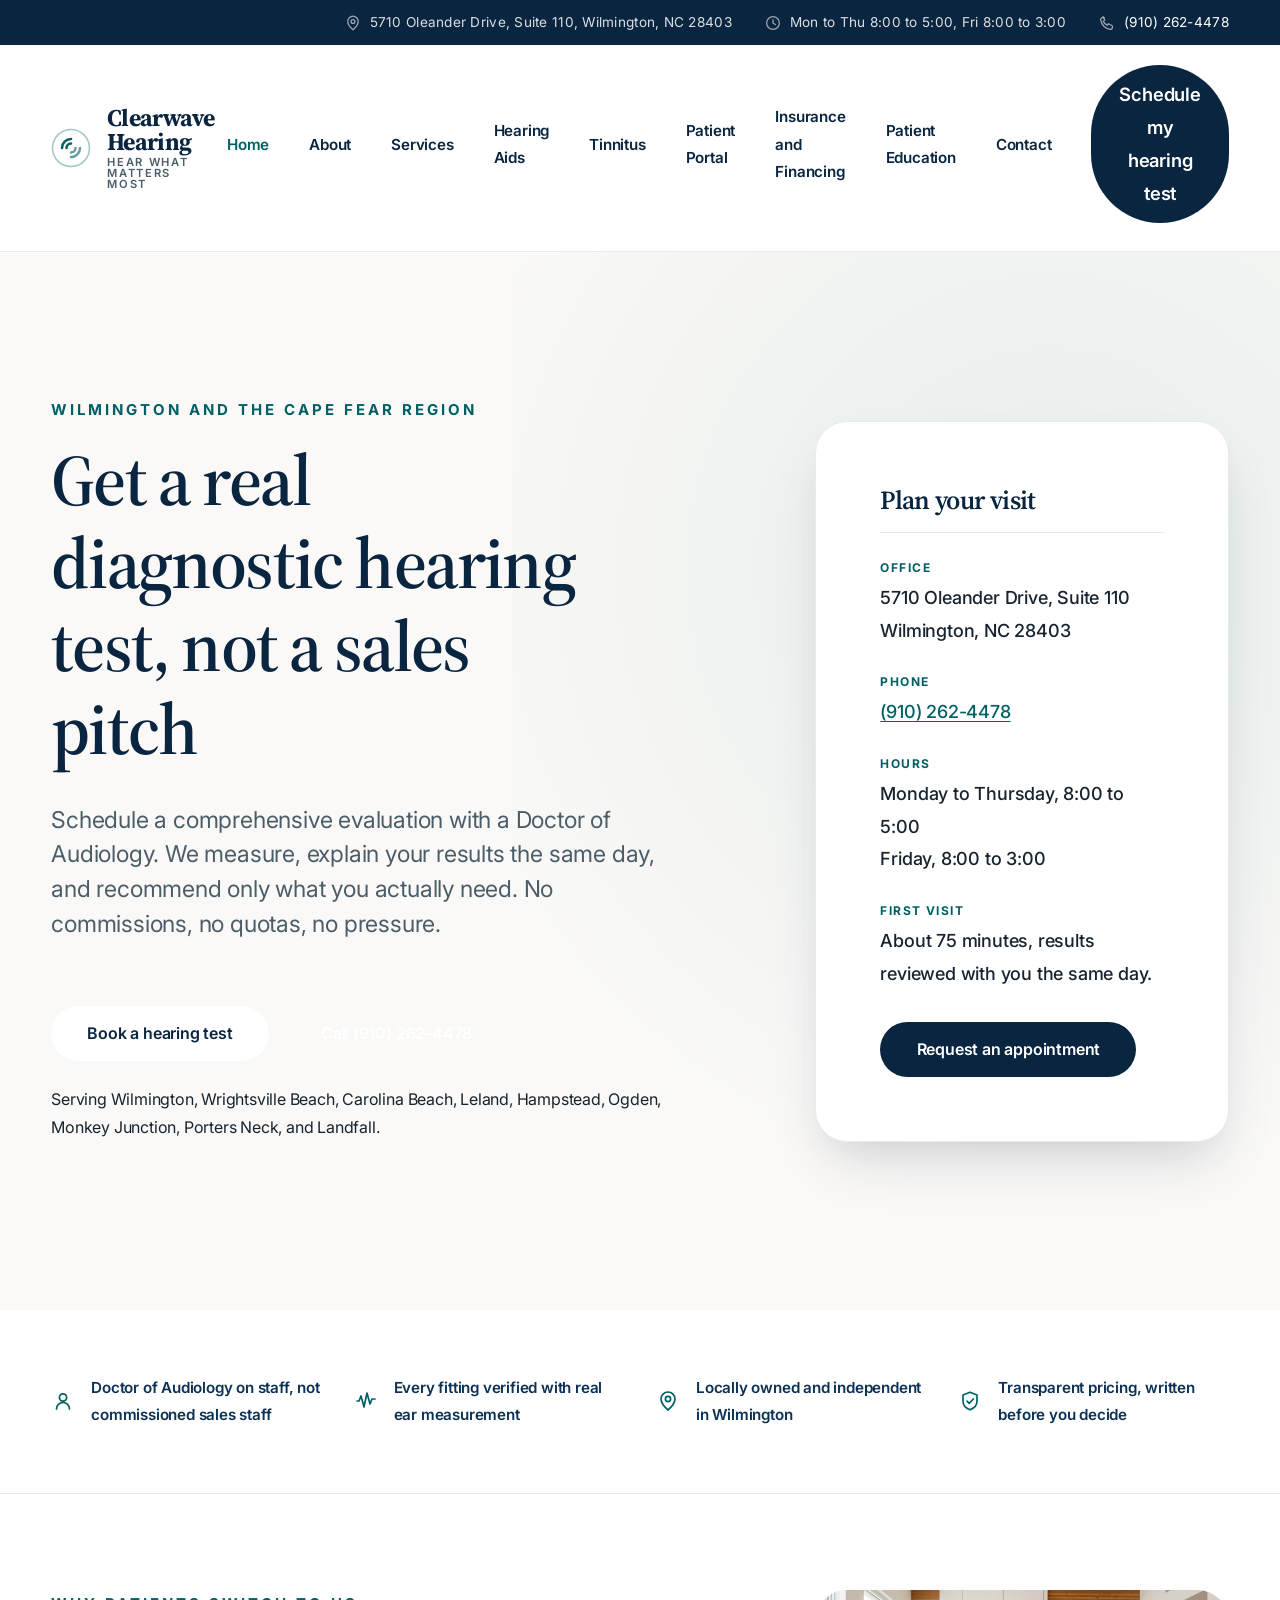
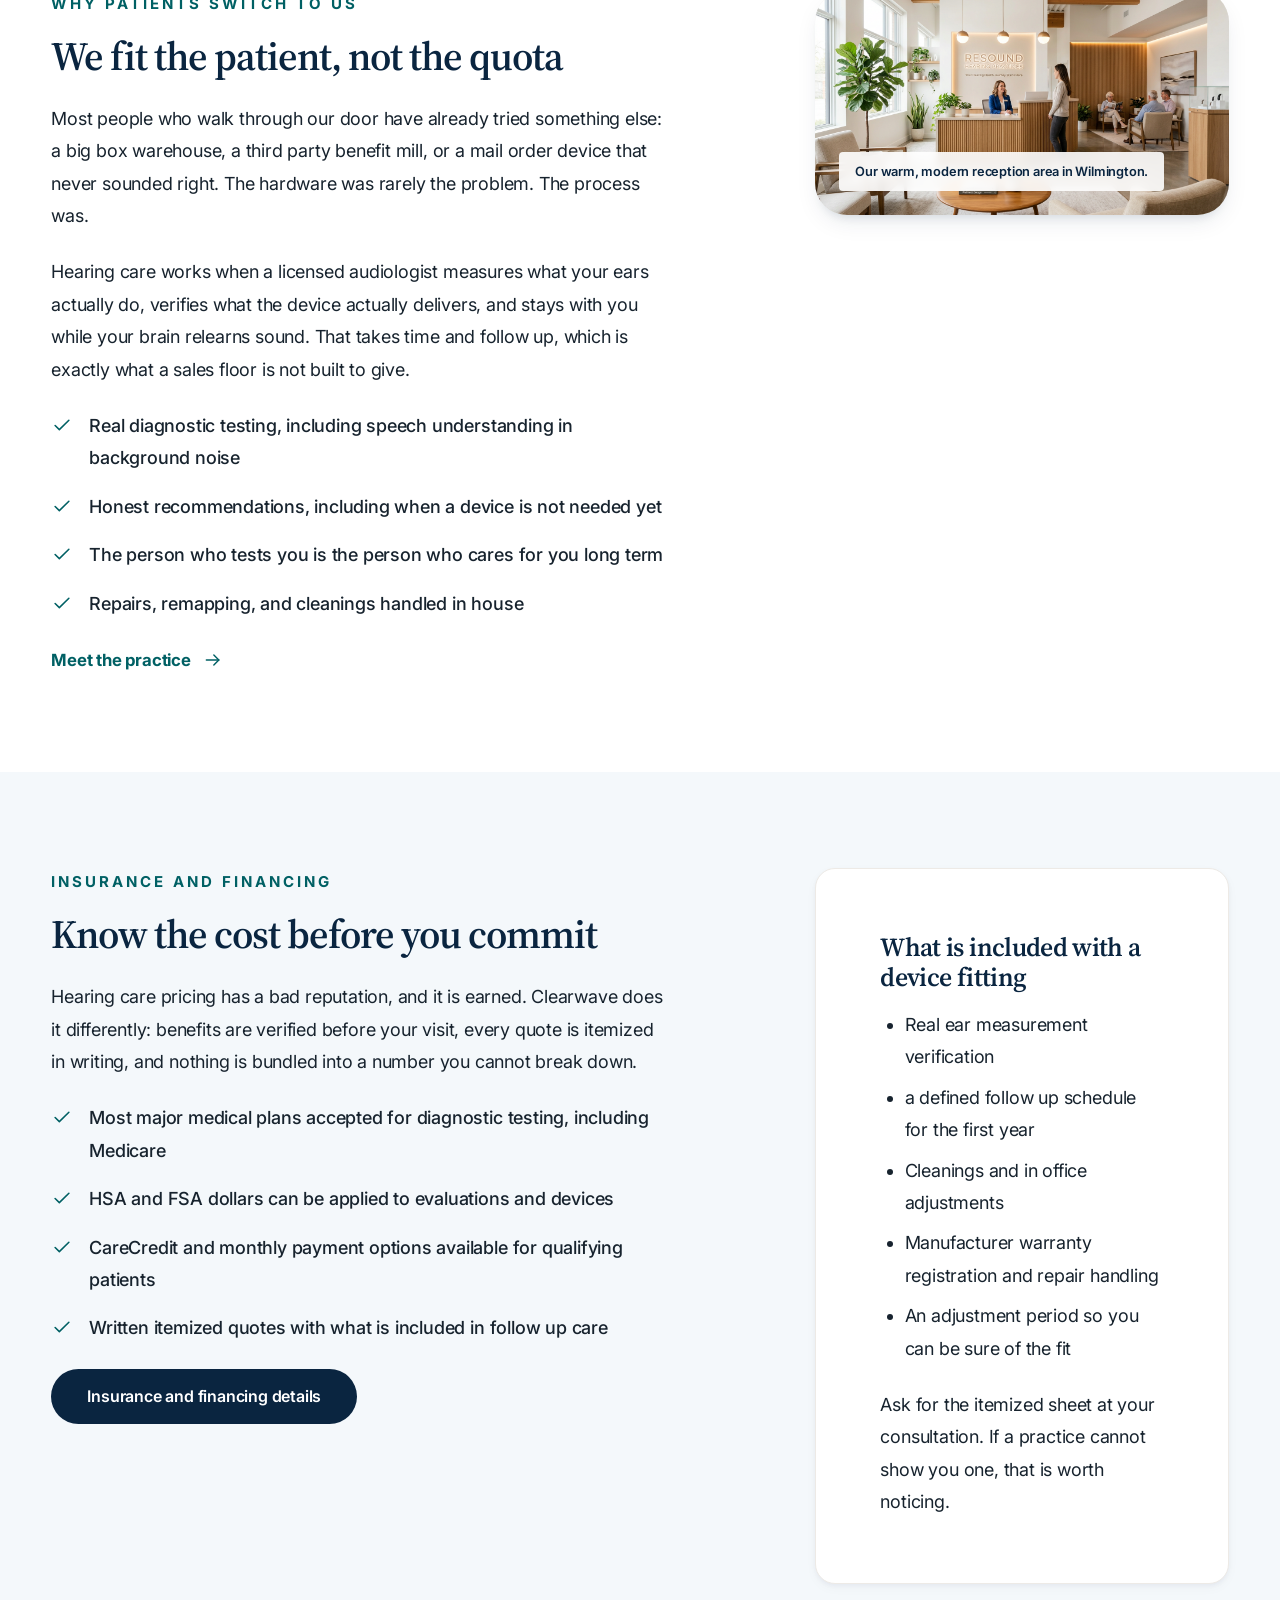
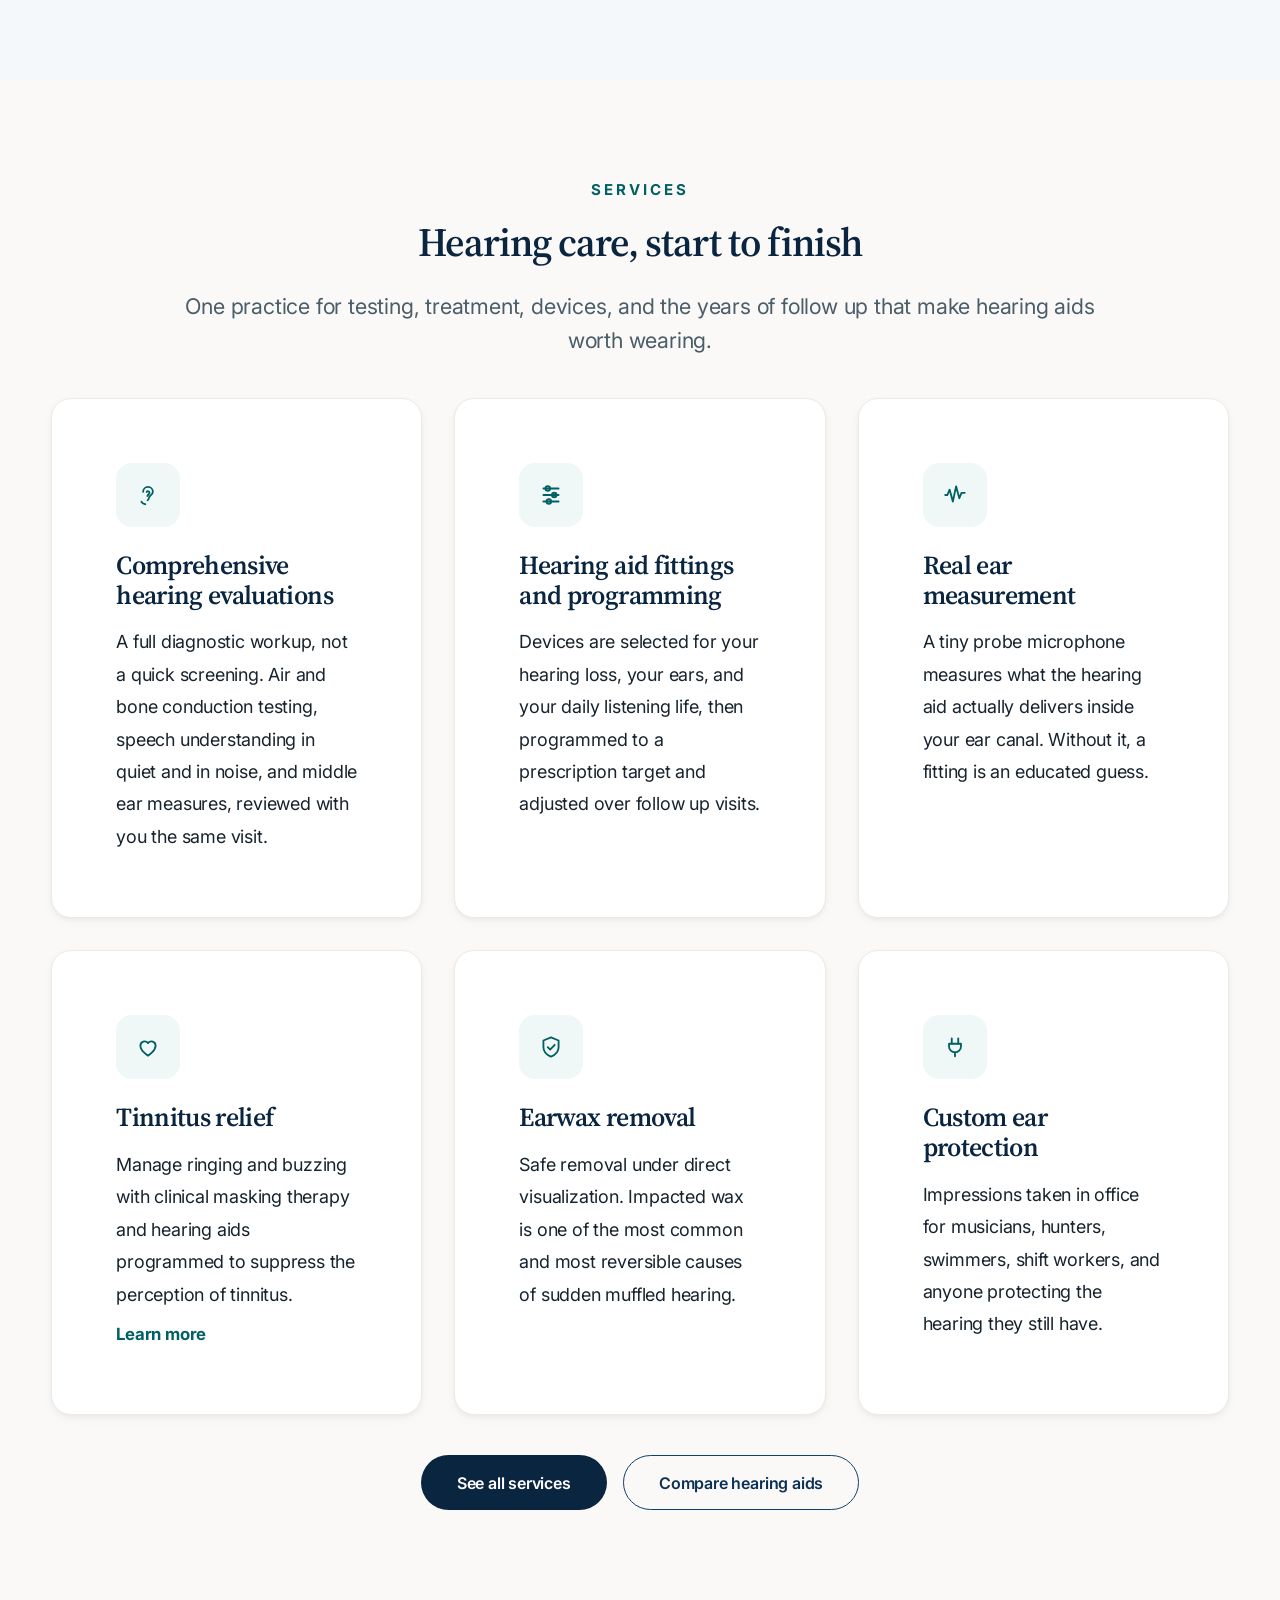
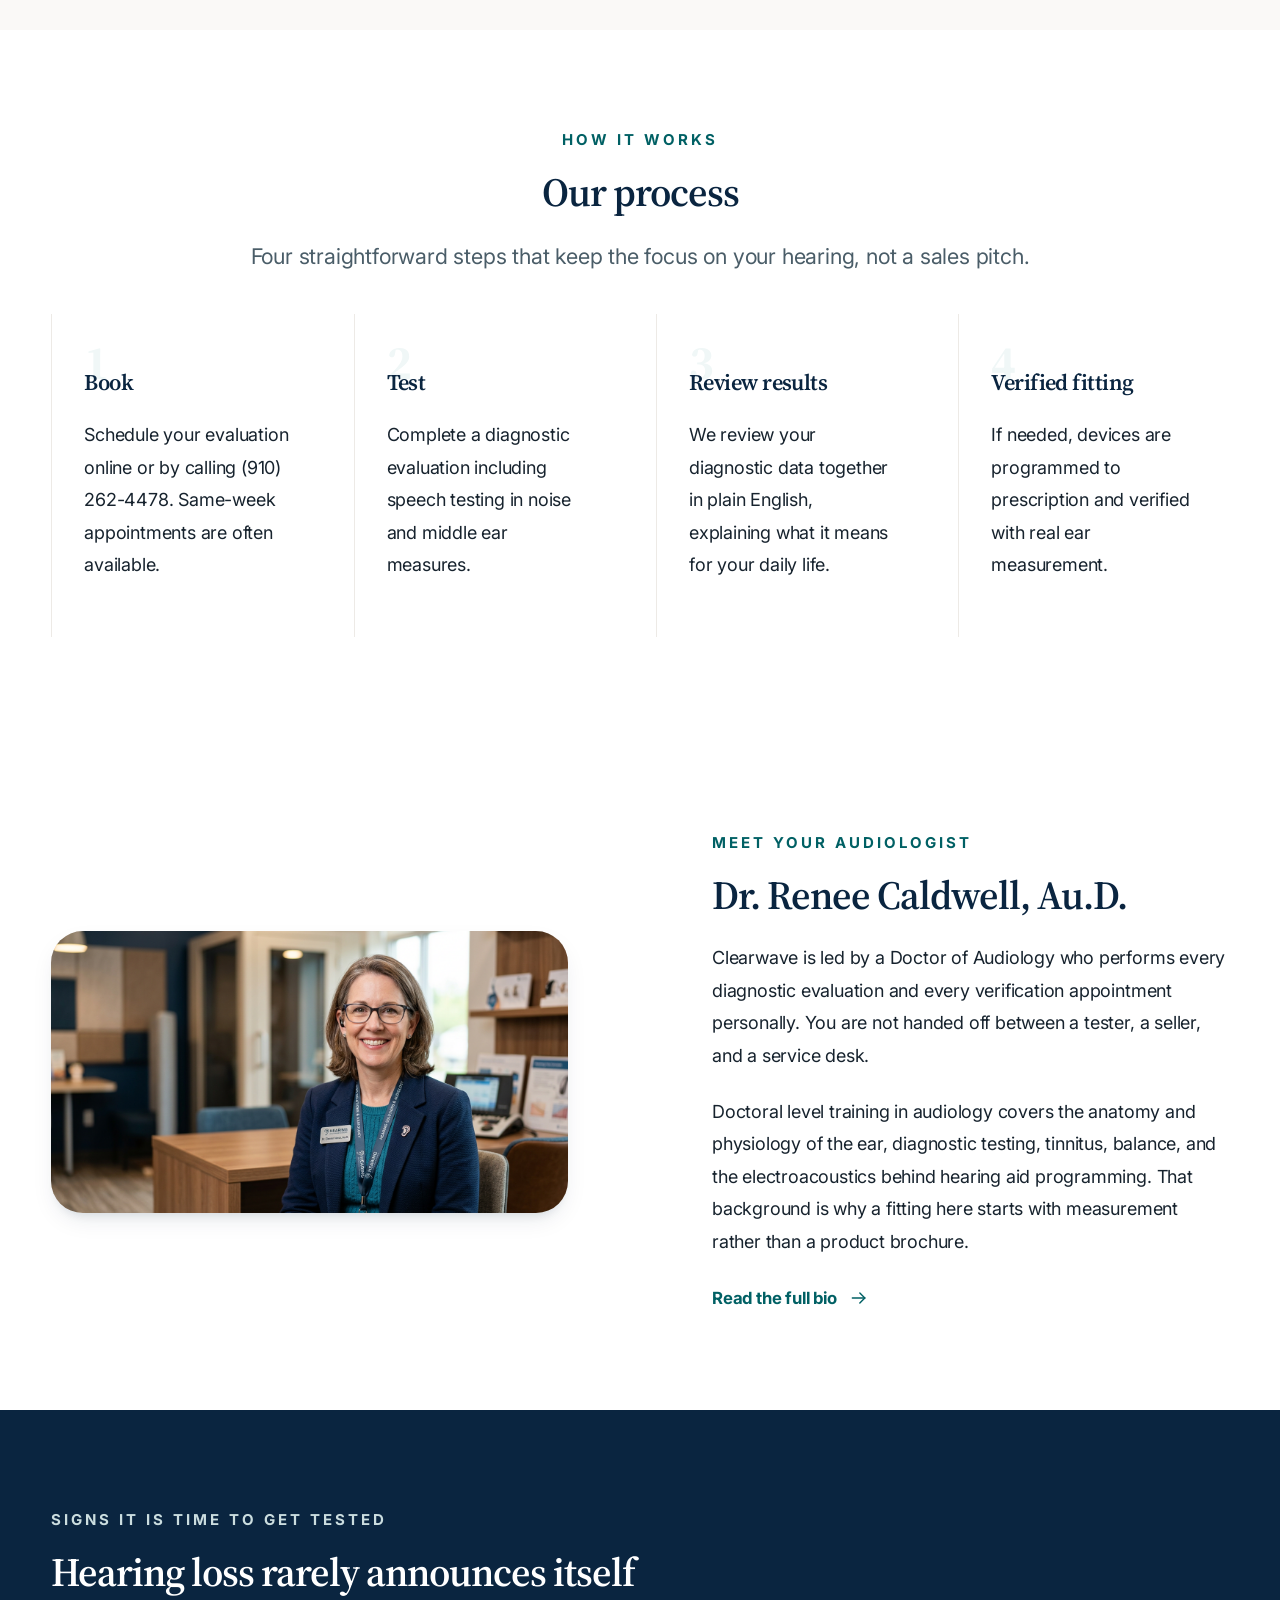
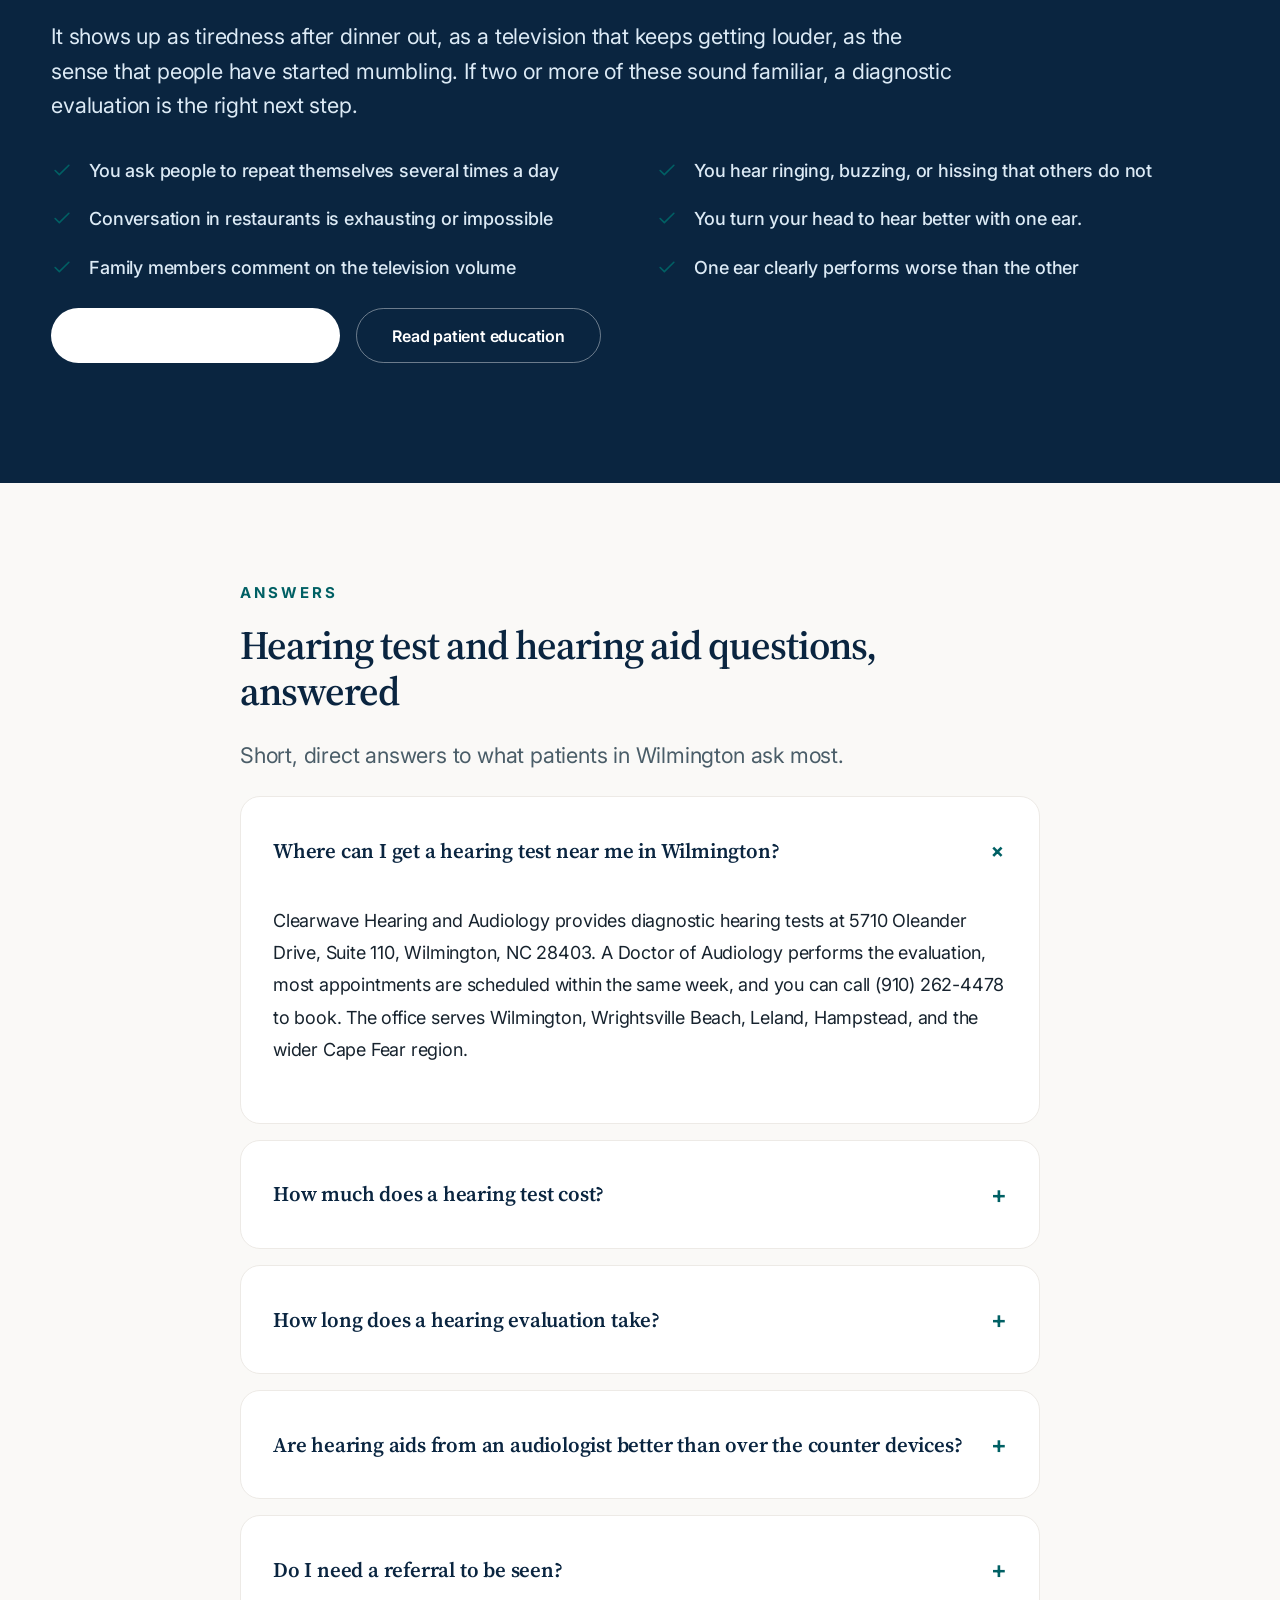
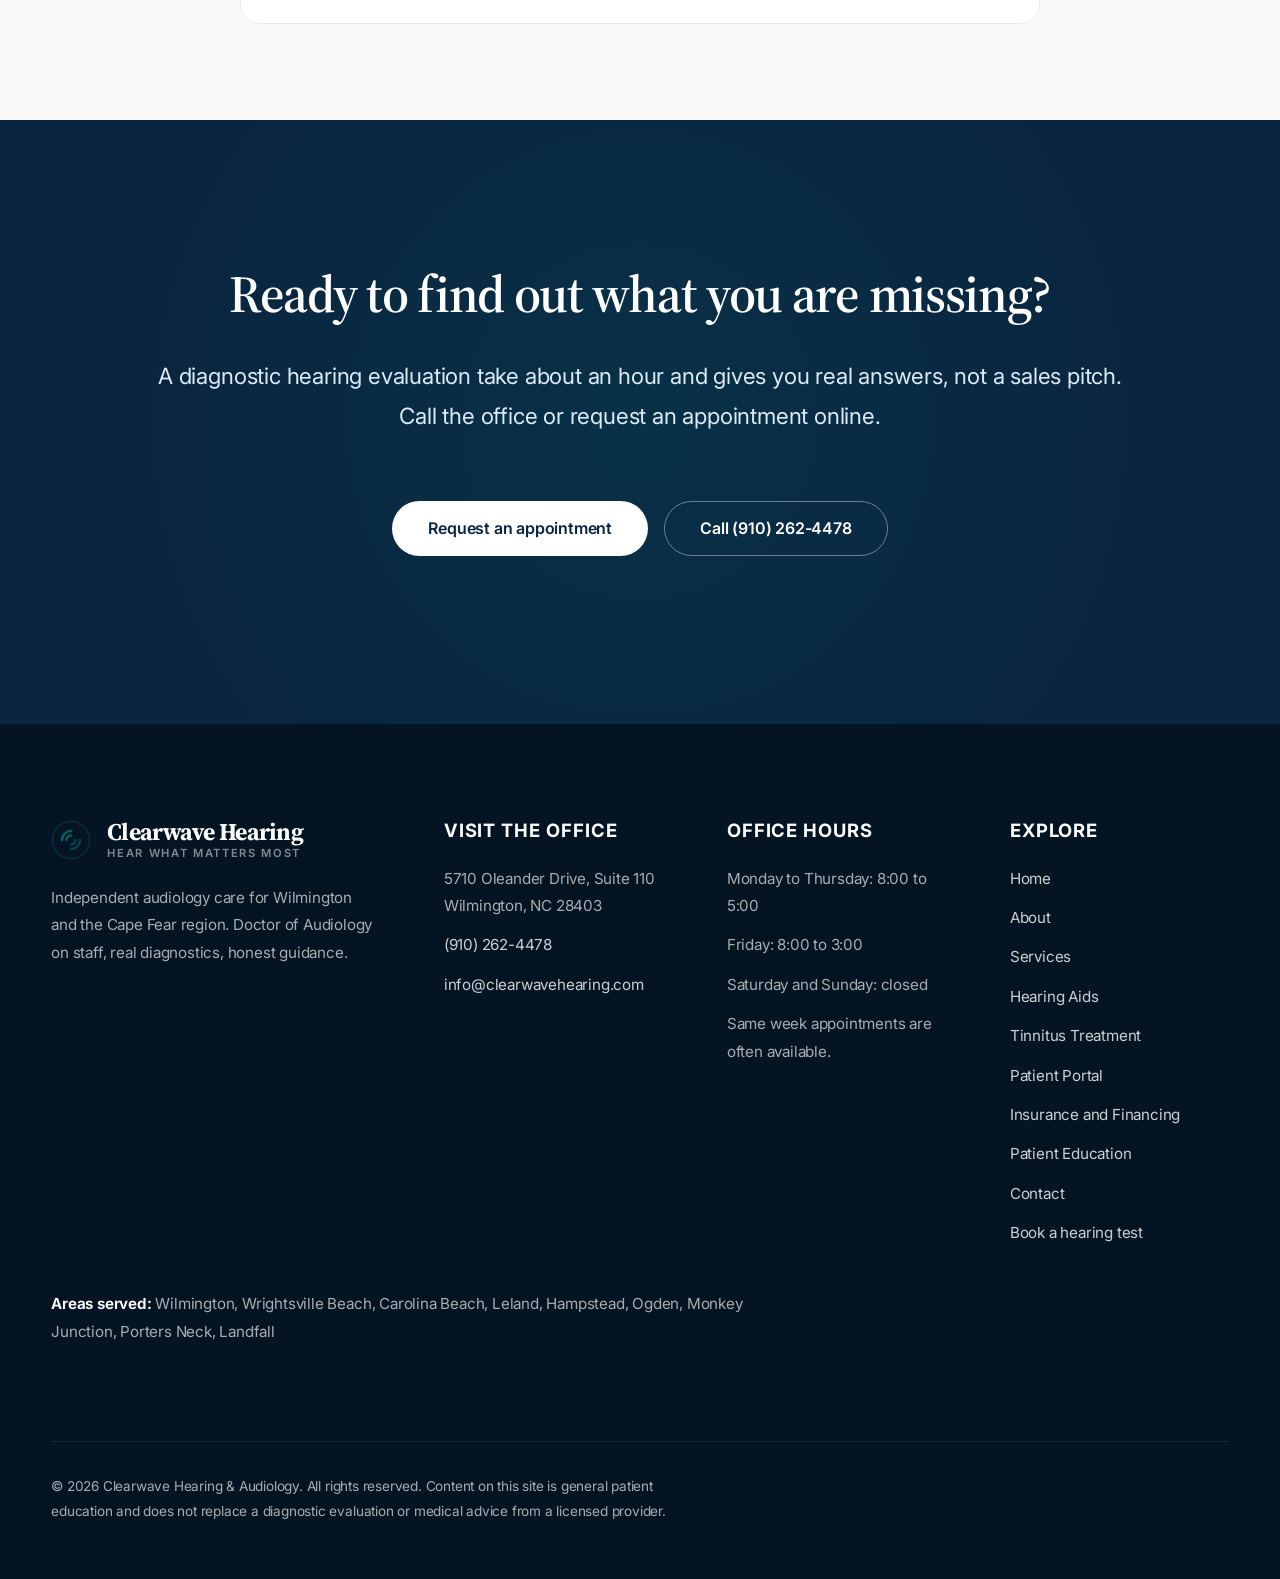
<file: index.html>
<!DOCTYPE html>
<html lang="en">
<head>
  <meta charset="utf-8">
  <meta name="viewport" content="width=device-width, initial-scale=1">
  <title>Hearing Test and Hearing Aids in Wilmington, NC | Clearwave Hearing &amp; Audiology</title>
  <meta name="description" content="Independent Wilmington audiology practice offering diagnostic hearing tests, hearing aids fitted with real ear measurement, tinnitus care, and earwax removal. Call (910) 262-4478.">
  <link rel="canonical" href="https://kinggavint.github.io/clearwave-hearing-proof/index.html">
  <meta name="robots" content="index, follow, max-snippet:-1, max-image-preview:large">
  <meta name="geo.region" content="US-NC">
  <meta name="geo.placename" content="Wilmington, North Carolina">
  <meta property="og:type" content="website">
  <meta property="og:site_name" content="Clearwave Hearing &amp; Audiology">
  <meta property="og:title" content="Hearing Test and Hearing Aids in Wilmington, NC | Clearwave Hearing &amp; Audiology">
  <meta property="og:description" content="Independent Wilmington audiology practice offering diagnostic hearing tests, hearing aids fitted with real ear measurement, tinnitus care, and earwax removal. Call (910) 262-4478.">
  <meta property="og:url" content="https://kinggavint.github.io/clearwave-hearing-proof/index.html">
  <meta property="og:locale" content="en_US">
  <meta name="twitter:card" content="summary_large_image">
  <meta name="twitter:title" content="Hearing Test and Hearing Aids in Wilmington, NC | Clearwave Hearing &amp; Audiology">
  <meta name="twitter:description" content="Independent Wilmington audiology practice offering diagnostic hearing tests, hearing aids fitted with real ear measurement, tinnitus care, and earwax removal. Call (910) 262-4478.">
  <link rel="icon" href="data:image/svg+xml,%3Csvg xmlns='http://www.w3.org/2000/svg' viewBox='0 0 32 32'%3E%3Crect width='32' height='32' rx='7' fill='%230a2540'/%3E%3Cg stroke='%232a9aa1' stroke-width='2.4' fill='none' stroke-linecap='round'%3E%3Cpath d='M8 16a8 8 0 0 1 8-8'/%3E%3Cpath d='M12 16a4 4 0 0 1 4-4'/%3E%3Cpath d='M16 24a8 8 0 0 0 8-8' opacity='.6'/%3E%3C/g%3E%3C/svg%3E">
  <link rel="preconnect" href="https://fonts.googleapis.com">
  <link rel="preconnect" href="https://fonts.gstatic.com" crossorigin>
  <link href="https://fonts.googleapis.com/css2?family=Inter:wght@400;500;600;700&amp;family=Source+Serif+4:opsz,wght@8..60,400;8..60,600;8..60,700&amp;display=swap" rel="stylesheet">
  <link rel="stylesheet" href="assets/css/site.css">
  <script type="application/ld+json">
{
  "@context": "https://schema.org",
  "@type": [
    "MedicalBusiness",
    "LocalBusiness",
    "AudiologyBusiness"
  ],
  "@id": "https://kinggavint.github.io/clearwave-hearing-proof/#practice",
  "name": "Clearwave Hearing & Audiology",
  "alternateName": "Clearwave Hearing and Audiology",
  "url": "https://kinggavint.github.io/clearwave-hearing-proof/",
  "logo": "https://kinggavint.github.io/clearwave-hearing-proof/assets/img/clearwave-logo.svg",
  "image": "https://kinggavint.github.io/clearwave-hearing-proof/assets/img/clearwave-logo.svg",
  "description": "Clearwave Hearing and Audiology is an independent audiology practice in Wilmington, North Carolina, offering diagnostic hearing evaluations, hearing aid fittings with real ear measurement, tinnitus management, and earwax removal for patients across the Cape Fear region.",
  "slogan": "Hear what matters most",
  "telephone": "(910) 262-4478",
  "email": "info@clearwavehearing.com",
  "priceRange": "$$",
  "currenciesAccepted": "USD",
  "paymentAccepted": "Cash, Check, Credit Card, HSA, FSA, CareCredit, Insurance",
  "medicalSpecialty": "Audiology",
  "address": {
    "@type": "PostalAddress",
    "streetAddress": "5710 Oleander Drive, Suite 110",
    "addressLocality": "Wilmington",
    "addressRegion": "NC",
    "postalCode": "28403",
    "addressCountry": "US"
  },
  "geo": {
    "@type": "GeoCoordinates",
    "latitude": 34.2144,
    "longitude": -77.8422
  },
  "hasMap": "https://www.google.com/maps/search/?api=1&query=5710+Oleander+Drive%2C+Suite+110%2C+Wilmington%2C+NC+28403",
  "areaServed": [
    {
      "@type": "City",
      "name": "Wilmington"
    },
    {
      "@type": "City",
      "name": "Wrightsville Beach"
    },
    {
      "@type": "City",
      "name": "Carolina Beach"
    },
    {
      "@type": "City",
      "name": "Leland"
    },
    {
      "@type": "City",
      "name": "Hampstead"
    },
    {
      "@type": "City",
      "name": "Ogden"
    },
    {
      "@type": "City",
      "name": "Monkey Junction"
    },
    {
      "@type": "City",
      "name": "Porters Neck"
    },
    {
      "@type": "City",
      "name": "Landfall"
    },
    {
      "@type": "City",
      "name": "Castle Hayne"
    }
  ],
  "openingHoursSpecification": [
    {
      "@type": "OpeningHoursSpecification",
      "dayOfWeek": [
        "Monday",
        "Tuesday",
        "Wednesday",
        "Thursday"
      ],
      "opens": "08:00",
      "closes": "17:00"
    },
    {
      "@type": "OpeningHoursSpecification",
      "dayOfWeek": "Friday",
      "opens": "08:00",
      "closes": "15:00"
    }
  ],
  "employee": {
    "@type": "Person",
    "name": "Dr. Renee Caldwell, Au.D.",
    "jobTitle": "Doctor of Audiology",
    "honorificSuffix": "Au.D."
  },
  "makesOffer": [
    {
      "@type": "Offer",
      "itemOffered": {
        "@type": "MedicalTest",
        "name": "Comprehensive hearing evaluation"
      }
    },
    {
      "@type": "Offer",
      "itemOffered": {
        "@type": "MedicalTest",
        "name": "Hearing aid fitting and programming"
      }
    },
    {
      "@type": "Offer",
      "itemOffered": {
        "@type": "MedicalTest",
        "name": "Real ear measurement verification"
      }
    },
    {
      "@type": "Offer",
      "itemOffered": {
        "@type": "MedicalTest",
        "name": "Tinnitus management"
      }
    },
    {
      "@type": "Offer",
      "itemOffered": {
        "@type": "MedicalTest",
        "name": "Earwax removal"
      }
    },
    {
      "@type": "Offer",
      "itemOffered": {
        "@type": "MedicalTest",
        "name": "Custom ear protection"
      }
    },
    {
      "@type": "Offer",
      "itemOffered": {
        "@type": "MedicalTest",
        "name": "Hearing aid maintenance and repair"
      }
    }
  ],
  "mainEntityOfPage": {
    "@type": "WebPage",
    "@id": "https://kinggavint.github.io/clearwave-hearing-proof/index.html",
    "name": "Clearwave Hearing and Audiology, Wilmington NC"
  }
}
</script>
    <script type="application/ld+json">
{
  "@context": "https://schema.org",
  "@type": "WebSite",
  "@id": "https://kinggavint.github.io/clearwave-hearing-proof/#website",
  "url": "https://kinggavint.github.io/clearwave-hearing-proof/",
  "name": "Clearwave Hearing & Audiology",
  "publisher": {
    "@id": "https://kinggavint.github.io/clearwave-hearing-proof/#practice"
  }
}
</script>
    <script type="application/ld+json">
{
  "@context": "https://schema.org",
  "@type": "FAQPage",
  "mainEntity": [
    {
      "@type": "Question",
      "name": "Where can I get a hearing test near me in Wilmington?",
      "acceptedAnswer": {
        "@type": "Answer",
        "text": "Clearwave Hearing and Audiology provides diagnostic hearing tests at 5710 Oleander Drive, Suite 110, Wilmington, NC 28403. A Doctor of Audiology performs the evaluation, most appointments are scheduled within the same week, and you can call (910) 262-4478 to book. The office serves Wilmington, Wrightsville Beach, Leland, Hampstead, and the wider Cape Fear region."
      }
    },
    {
      "@type": "Question",
      "name": "How much does a hearing test cost?",
      "acceptedAnswer": {
        "@type": "Answer",
        "text": "A comprehensive diagnostic hearing evaluation is typically covered in part or in full by most medical insurance plans, including Medicare when a physician refers you. Clearwave verifies your benefits before the visit and gives you the exact out of pocket amount in writing, so there are no surprises at checkout."
      }
    },
    {
      "@type": "Question",
      "name": "How long does a hearing evaluation take?",
      "acceptedAnswer": {
        "@type": "Answer",
        "text": "Plan on about 75 minutes. That covers a case history, ear canal inspection, air and bone conduction testing, speech understanding testing in quiet and in background noise, middle ear measures, and a full review of your results with the audiologist during the same appointment."
      }
    },
    {
      "@type": "Question",
      "name": "Are hearing aids from an audiologist better than over the counter devices?",
      "acceptedAnswer": {
        "@type": "Answer",
        "text": "The hardware can be similar, but the outcome usually is not. An audiologist matches the device to your measured hearing loss, verifies output inside your ear canal with real ear measurement, and adjusts the fitting over time. Over the counter devices are self programmed and unverified, so many people wear them at settings that do not match their loss."
      }
    },
    {
      "@type": "Question",
      "name": "Do I need a referral to be seen?",
      "acceptedAnswer": {
        "@type": "Answer",
        "text": "No referral is required to schedule a hearing evaluation in North Carolina. Some insurance plans do ask for a physician referral before they will pay, so the office checks your plan requirements when you book and tells you what is needed."
      }
    }
  ],
  "speakable": {
    "@type": "SpeakableSpecification",
    "cssSelector": ".faq-answer, .faq summary"
  }
}
</script>
    <script type="application/ld+json">
{
  "@context": "https://schema.org",
  "@type": "WebPage",
  "@id": "https://kinggavint.github.io/clearwave-hearing-proof/index.html",
  "name": "Hearing Test and Hearing Aids in Wilmington, NC",
  "speakable": {
    "@type": "SpeakableSpecification",
    "cssSelector": [
      ".hero h1",
      ".hero-lead",
      ".faq-answer"
    ]
  },
  "isPartOf": {
    "@id": "https://kinggavint.github.io/clearwave-hearing-proof/#website"
  },
  "about": {
    "@id": "https://kinggavint.github.io/clearwave-hearing-proof/#practice"
  }
}
</script>
</head>
<body>
  <a class="skip-link" href="#main">Skip to main content</a>

  <div class="topbar">
    <div class="wrap">
      <span class="topbar-item"><svg width="18" height="18" viewBox="0 0 24 24" fill="none" stroke="currentColor" stroke-width="1.7" stroke-linecap="round" stroke-linejoin="round" aria-hidden="true" focusable="false"><path d="M12 21s7-6.1 7-11a7 7 0 1 0-14 0c0 4.9 7 11 7 11Z"/><circle cx="12" cy="10" r="2.6"/></svg> 5710 Oleander Drive, Suite 110, Wilmington, NC 28403</span>
      <span class="topbar-item"><svg width="18" height="18" viewBox="0 0 24 24" fill="none" stroke="currentColor" stroke-width="1.7" stroke-linecap="round" stroke-linejoin="round" aria-hidden="true" focusable="false"><circle cx="12" cy="12" r="8.5"/><path d="M12 7.5V12l3.2 2"/></svg> Mon to Thu 8:00 to 5:00, Fri 8:00 to 3:00</span>
      <span class="topbar-item"><svg width="18" height="18" viewBox="0 0 24 24" fill="none" stroke="currentColor" stroke-width="1.7" stroke-linecap="round" stroke-linejoin="round" aria-hidden="true" focusable="false"><path d="M6.6 3.5 9 8l-2 1.8a12.5 12.5 0 0 0 5.2 5.2L14 13l4.5 2.4a1.7 1.7 0 0 1 .8 2l-.5 1.7a2 2 0 0 1-2.3 1.4C9.6 19.3 4.7 14.4 3.5 7.5A2 2 0 0 1 4.9 5.2l1.7-.5a1.7 1.7 0 0 1 2 .8Z"/></svg> <a href="tel:+19102624478">(910) 262-4478</a></span>
    </div>
  </div>

  <header class="site-header">
    <div class="wrap">
      <a class="brand" href="index.html">
        <svg class="brand-mark" width="40" height="40" viewBox="0 0 40 40" fill="none" aria-hidden="true" focusable="false">
      <circle cx="20" cy="20" r="18.5" stroke="currentColor" stroke-width="1.6" opacity="0.35"/>
      <path d="M11 20c0-5 4-9 9-9" stroke="currentColor" stroke-width="2.6" stroke-linecap="round"/>
      <path d="M15.5 20c0-2.5 2-4.5 4.5-4.5" stroke="currentColor" stroke-width="2.6" stroke-linecap="round"/>
      <path d="M20 24.5c2.5 0 4.5-2 4.5-4.5" stroke="currentColor" stroke-width="2.6" stroke-linecap="round" opacity="0.6"/>
      <path d="M20 29c5 0 9-4 9-9" stroke="currentColor" stroke-width="2.6" stroke-linecap="round" opacity="0.6"/>
    </svg>
        <span class="brand-text">
          <span class="brand-name">Clearwave Hearing</span>
          <span class="brand-tag">Hear what matters most</span>
        </span>
      </a>
      <button class="nav-toggle" type="button" aria-expanded="false" aria-controls="site-nav">
        <span class="nav-toggle-label">Menu</span>
        <svg width="20" height="20" viewBox="0 0 24 24" fill="none" stroke="currentColor" stroke-width="2" stroke-linecap="round" aria-hidden="true" focusable="false"><path d="M4 7h16M4 12h16M4 17h16"/></svg>
      </button>
      <nav class="site-nav" id="site-nav" aria-label="Main navigation">
        <ul>
          <li><a href="index.html" aria-current="page">Home</a></li>
          <li><a href="about.html">About</a></li>
          <li><a href="services.html">Services</a></li>
          <li><a href="hearing-aids.html">Hearing Aids</a></li>
          <li><a href="tinnitus-treatment.html">Tinnitus</a></li>
          <li><a href="portal.html">Patient Portal</a></li>
          <li><a href="insurance.html">Insurance and Financing</a></li>
          <li><a href="blog.html">Patient Education</a></li>
          <li><a href="contact.html">Contact</a></li>
          <li class="nav-cta"><a href="book.html">Schedule my hearing test</a></li>
        </ul>
      </nav>
    </div>
  </header>

  <main id="main">
    <section class="hero">
      <div class="wrap hero-inner">
        <div>
          <span class="eyebrow">Wilmington and the Cape Fear region</span>
          <h1>Get a real diagnostic hearing test, not a sales pitch</h1>
          <p class="hero-lead">Schedule a comprehensive evaluation with a Doctor of Audiology. We measure, explain your results the same day, and recommend only what you actually need. No commissions, no quotas, no pressure.</p>
          <div class="btn-row">
            <a class="btn btn-light" href="book.html">Book a hearing test</a>
            <a class="btn btn-outline-light" href="tel:+19102624478">Call (910) 262-4478</a>
          </div>
          <p style="font-size:1rem;">Serving Wilmington, Wrightsville Beach, Carolina Beach, Leland, Hampstead, Ogden, Monkey Junction, Porters Neck, and Landfall.</p>
        </div>
        <div class="hero-card">
          <h2>Plan your visit</h2>
          <dl>
            <dt>Office</dt>
            <dd>5710 Oleander Drive, Suite 110<br>Wilmington, NC 28403</dd>
            <dt>Phone</dt>
            <dd><a href="tel:+19102624478">(910) 262-4478</a></dd>
            <dt>Hours</dt>
            <dd>Monday to Thursday, 8:00 to 5:00<br>Friday, 8:00 to 3:00</dd>
            <dt>First visit</dt>
            <dd>About 75 minutes, results reviewed with you the same day.</dd>
          </dl>
          <a class="btn btn-primary" href="book.html">Request an appointment</a>
        </div>
      </div>
    </section>

    <section class="trustbar">
      <div class="wrap">
        <ul>
          <li><svg width="22" height="22" viewBox="0 0 24 24" fill="none" stroke="currentColor" stroke-width="1.7" stroke-linecap="round" stroke-linejoin="round" aria-hidden="true" focusable="false"><circle cx="12" cy="8.5" r="3.6"/><path d="M5.5 20a6.5 6.5 0 0 1 13 0"/></svg><span>Doctor of Audiology on staff, not commissioned sales staff</span></li>
          <li><svg width="22" height="22" viewBox="0 0 24 24" fill="none" stroke="currentColor" stroke-width="1.7" stroke-linecap="round" stroke-linejoin="round" aria-hidden="true" focusable="false"><path d="M3 12h2l2-5 3 11 3-14 3 11 2-5h3"/></svg><span>Every fitting verified with real ear measurement</span></li>
          <li><svg width="22" height="22" viewBox="0 0 24 24" fill="none" stroke="currentColor" stroke-width="1.7" stroke-linecap="round" stroke-linejoin="round" aria-hidden="true" focusable="false"><path d="M12 21s7-6.1 7-11a7 7 0 1 0-14 0c0 4.9 7 11 7 11Z"/><circle cx="12" cy="10" r="2.6"/></svg><span>Locally owned and independent in Wilmington</span></li>
          <li><svg width="22" height="22" viewBox="0 0 24 24" fill="none" stroke="currentColor" stroke-width="1.7" stroke-linecap="round" stroke-linejoin="round" aria-hidden="true" focusable="false"><path d="M12 3.2 19 6v6.2c0 4.2-3 7-7 8.6-4-1.6-7-4.4-7-8.6V6Z"/><path d="m9 12.2 2.2 2.2L15.4 10"/></svg><span>Transparent pricing, written before you decide</span></li>
        </ul>
      </div>
    </section>

    <section class="section">
      <div class="wrap">
        <div class="split-wide">
          <div>
            <span class="eyebrow">Why patients switch to us</span>
            <h2>We fit the patient, not the quota</h2>
            <p>Most people who walk through our door have already tried something else: a big box warehouse, a third party benefit mill, or a mail order device that never sounded right. The hardware was rarely the problem. The process was.</p>
            <p>Hearing care works when a licensed audiologist measures what your ears actually do, verifies what the device actually delivers, and stays with you while your brain relearns sound. That takes time and follow up, which is exactly what a sales floor is not built to give.</p>
      <ul class="checklist">
        <li><svg width="20" height="20" viewBox="0 0 24 24" fill="none" stroke="currentColor" stroke-width="1.7" stroke-linecap="round" stroke-linejoin="round" aria-hidden="true" focusable="false"><path d="m4.5 12.5 4.6 4.6L19.5 6.8"/></svg><span>Real diagnostic testing, including speech understanding in background noise</span></li>
        <li><svg width="20" height="20" viewBox="0 0 24 24" fill="none" stroke="currentColor" stroke-width="1.7" stroke-linecap="round" stroke-linejoin="round" aria-hidden="true" focusable="false"><path d="m4.5 12.5 4.6 4.6L19.5 6.8"/></svg><span>Honest recommendations, including when a device is not needed yet</span></li>
        <li><svg width="20" height="20" viewBox="0 0 24 24" fill="none" stroke="currentColor" stroke-width="1.7" stroke-linecap="round" stroke-linejoin="round" aria-hidden="true" focusable="false"><path d="m4.5 12.5 4.6 4.6L19.5 6.8"/></svg><span>The person who tests you is the person who cares for you long term</span></li>
        <li><svg width="20" height="20" viewBox="0 0 24 24" fill="none" stroke="currentColor" stroke-width="1.7" stroke-linecap="round" stroke-linejoin="round" aria-hidden="true" focusable="false"><path d="m4.5 12.5 4.6 4.6L19.5 6.8"/></svg><span>Repairs, remapping, and cleanings handled in house</span></li>
      </ul>
            <a class="more-link" href="about.html">Meet the practice <svg width="20" height="20" viewBox="0 0 24 24" fill="none" stroke="currentColor" stroke-width="1.7" stroke-linecap="round" stroke-linejoin="round" aria-hidden="true" focusable="false"><path d="M4 12h15"/><path d="m13 6 6 6-6 6"/></svg></a>
          </div>
          <div class="media-block">
            <img src="uploads/onboarding-edit/566fcd66-c317-4bc0-83ba-92a00e5177dd/audiology-reception.png" alt="Warm and modern audiology office reception area with comfortable seating and a professional atmosphere." loading="lazy" decoding="async">
            <span class="media-caption">Our warm, modern reception area in Wilmington.</span>
          </div>
        </div>
      </div>
    </section>

    <section class="section section-blue">
      <div class="wrap">
        <div class="split-wide">
          <div>
            <span class="eyebrow">Insurance and financing</span>
            <h2>Know the cost before you commit</h2>
            <p>Hearing care pricing has a bad reputation, and it is earned. Clearwave does it differently: benefits are verified before your visit, every quote is itemized in writing, and nothing is bundled into a number you cannot break down.</p>
      <ul class="checklist">
        <li><svg width="20" height="20" viewBox="0 0 24 24" fill="none" stroke="currentColor" stroke-width="1.7" stroke-linecap="round" stroke-linejoin="round" aria-hidden="true" focusable="false"><path d="m4.5 12.5 4.6 4.6L19.5 6.8"/></svg><span>Most major medical plans accepted for diagnostic testing, including Medicare</span></li>
        <li><svg width="20" height="20" viewBox="0 0 24 24" fill="none" stroke="currentColor" stroke-width="1.7" stroke-linecap="round" stroke-linejoin="round" aria-hidden="true" focusable="false"><path d="m4.5 12.5 4.6 4.6L19.5 6.8"/></svg><span>HSA and FSA dollars can be applied to evaluations and devices</span></li>
        <li><svg width="20" height="20" viewBox="0 0 24 24" fill="none" stroke="currentColor" stroke-width="1.7" stroke-linecap="round" stroke-linejoin="round" aria-hidden="true" focusable="false"><path d="m4.5 12.5 4.6 4.6L19.5 6.8"/></svg><span>CareCredit and monthly payment options available for qualifying patients</span></li>
        <li><svg width="20" height="20" viewBox="0 0 24 24" fill="none" stroke="currentColor" stroke-width="1.7" stroke-linecap="round" stroke-linejoin="round" aria-hidden="true" focusable="false"><path d="m4.5 12.5 4.6 4.6L19.5 6.8"/></svg><span>Written itemized quotes with what is included in follow up care</span></li>
      </ul>
            <a class="btn btn-primary" href="insurance.html">Insurance and financing details</a>
          </div>
          <aside class="card">
            <h3>What is included with a device fitting</h3>
            <ul>
              <li>Real ear measurement verification</li>
              <li>a defined follow up schedule for the first year</li>
              <li>Cleanings and in office adjustments</li>
              <li>Manufacturer warranty registration and repair handling</li>
              <li>An adjustment period so you can be sure of the fit</li>
            </ul>
            <p>Ask for the itemized sheet at your consultation. If a practice cannot show you one, that is worth noticing.</p>
          </aside>
        </div>
      </div>
    </section>

    <section class="section section-warm">
      <div class="wrap">
        <div class="center">
          <span class="eyebrow">Services</span>
          <h2>Hearing care, start to finish</h2>
          <p class="lead">One practice for testing, treatment, devices, and the years of follow up that make hearing aids worth wearing.</p>
        </div>
        <div class="grid grid-3" style="margin-top:2.5rem;">
        <article class="card card-link">
          <span class="card-icon"><svg width="26" height="26" viewBox="0 0 24 24" fill="none" stroke="currentColor" stroke-width="1.7" stroke-linecap="round" stroke-linejoin="round" aria-hidden="true" focusable="false"><path d="M7.5 9a4.5 4.5 0 1 1 9 0c0 2.4-2.2 3.2-3.2 4.6-.7 1-.3 2.4-1.6 3.2"/><path d="M9.5 20.5a4.4 4.4 0 0 1-3.6-2.2"/><path d="M10.8 9.2a1.4 1.4 0 0 1 2.6.7c0 1.3-1.5 1.7-2 3"/></svg></span>
          <h3>Comprehensive hearing evaluations</h3>
          <p>A full diagnostic workup, not a quick screening. Air and bone conduction testing, speech understanding in quiet and in noise, and middle ear measures, reviewed with you the same visit.</p>
        </article>
        <article class="card card-link">
          <span class="card-icon"><svg width="26" height="26" viewBox="0 0 24 24" fill="none" stroke="currentColor" stroke-width="1.7" stroke-linecap="round" stroke-linejoin="round" aria-hidden="true" focusable="false"><path d="M5 6h14"/><path d="M5 12h14"/><path d="M5 18h14"/><circle cx="9" cy="6" r="2.1"/><circle cx="15" cy="12" r="2.1"/><circle cx="10" cy="18" r="2.1"/></svg></span>
          <h3>Hearing aid fittings and programming</h3>
          <p>Devices are selected for your hearing loss, your ears, and your daily listening life, then programmed to a prescription target and adjusted over follow up visits.</p>
        </article>
        <article class="card card-link">
          <span class="card-icon"><svg width="26" height="26" viewBox="0 0 24 24" fill="none" stroke="currentColor" stroke-width="1.7" stroke-linecap="round" stroke-linejoin="round" aria-hidden="true" focusable="false"><path d="M3 12h2l2-5 3 11 3-14 3 11 2-5h3"/></svg></span>
          <h3>Real ear measurement</h3>
          <p>A tiny probe microphone measures what the hearing aid actually delivers inside your ear canal. Without it, a fitting is an educated guess.</p>
        </article>
        <a href="tinnitus-treatment.html" class="card card-link" style="text-decoration:none; color:inherit; display:block;">
          <span class="card-icon"><svg width="26" height="26" viewBox="0 0 24 24" fill="none" stroke="currentColor" stroke-width="1.7" stroke-linecap="round" stroke-linejoin="round" aria-hidden="true" focusable="false"><path d="M12 20s-7-4.3-7-9.2A3.9 3.9 0 0 1 12 8.4a3.9 3.9 0 0 1 7 2.4C19 15.7 12 20 12 20Z"/></svg></span>
          <h3>Tinnitus relief</h3>
          <p>Manage ringing and buzzing with clinical masking therapy and hearing aids programmed to suppress the perception of tinnitus. <span class="more-link" style="margin-top:0.5rem; display:inline-flex;">Learn more</span></p>
        </a>
        <article class="card card-link">
          <span class="card-icon"><svg width="26" height="26" viewBox="0 0 24 24" fill="none" stroke="currentColor" stroke-width="1.7" stroke-linecap="round" stroke-linejoin="round" aria-hidden="true" focusable="false"><path d="M12 3.2 19 6v6.2c0 4.2-3 7-7 8.6-4-1.6-7-4.4-7-8.6V6Z"/><path d="m9 12.2 2.2 2.2L15.4 10"/></svg></span>
          <h3>Earwax removal</h3>
          <p>Safe removal under direct visualization. Impacted wax is one of the most common and most reversible causes of sudden muffled hearing.</p>
        </article>
        <article class="card card-link">
          <span class="card-icon"><svg width="26" height="26" viewBox="0 0 24 24" fill="none" stroke="currentColor" stroke-width="1.7" stroke-linecap="round" stroke-linejoin="round" aria-hidden="true" focusable="false"><path d="M9 4v5M15 4v5"/><path d="M6.5 9h11v2.5a5.5 5.5 0 0 1-11 0Z"/><path d="M12 17v3.5"/></svg></span>
          <h3>Custom ear protection</h3>
          <p>Impressions taken in office for musicians, hunters, swimmers, shift workers, and anyone protecting the hearing they still have.</p>
        </article>
        </div>
        <div class="btn-row center" style="margin-top:2.5rem;">
          <a class="btn btn-primary" href="services.html">See all services</a>
          <a class="btn btn-ghost" href="hearing-aids.html">Compare hearing aids</a>
        </div>
      </div>
    </section>

    <section class="section">
      <div class="wrap">
        <div class="center">
          <span class="eyebrow">How it works</span>
          <h2>Our process</h2>
          <p class="lead">Four straightforward steps that keep the focus on your hearing, not a sales pitch.</p>
        </div>
        <div class="grid grid-4" style="margin-top:2.5rem;">
          <div class="step-card">
            <span class="step-num">1</span>
            <h3>Book</h3>
            <p>Schedule your evaluation online or by calling (910) 262-4478. Same-week appointments are often available.</p>
          </div>
          <div class="step-card">
            <span class="step-num">2</span>
            <h3>Test</h3>
            <p>Complete a diagnostic evaluation including speech testing in noise and middle ear measures.</p>
          </div>
          <div class="step-card">
            <span class="step-num">3</span>
            <h3>Review results</h3>
            <p>We review your diagnostic data together in plain English, explaining what it means for your daily life.</p>
          </div>
          <div class="step-card">
            <span class="step-num">4</span>
            <h3>Verified fitting</h3>
            <p>If needed, devices are programmed to prescription and verified with real ear measurement.</p>
          </div>
        </div>
      </div>
    </section>

    <section class="section">
      <div class="wrap">
        <div class="split">
          <div class="media-block">
            <img src="uploads/onboarding-edit/bd4fa856-b60b-4a95-b83d-a276629c7f6e/audiologist-portrait.png" alt="Dr. Renee Caldwell, Au.D., Doctor of Audiology at Clearwave Hearing" loading="lazy" decoding="async">
          </div>
          <div>
            <span class="eyebrow">Meet your audiologist</span>
            <h2>Dr. Renee Caldwell, Au.D.</h2>
            <p>Clearwave is led by a Doctor of Audiology who performs every diagnostic evaluation and every verification appointment personally. You are not handed off between a tester, a seller, and a service desk.</p>
            <p>Doctoral level training in audiology covers the anatomy and physiology of the ear, diagnostic testing, tinnitus, balance, and the electroacoustics behind hearing aid programming. That background is why a fitting here starts with measurement rather than a product brochure.</p>
            <a class="more-link" href="about.html">Read the full bio <svg width="20" height="20" viewBox="0 0 24 24" fill="none" stroke="currentColor" stroke-width="1.7" stroke-linecap="round" stroke-linejoin="round" aria-hidden="true" focusable="false"><path d="M4 12h15"/><path d="m13 6 6 6-6 6"/></svg></a>
          </div>
        </div>
      </div>
    </section>

    <section class="section section-navy">
      <div class="wrap">
        <span class="eyebrow">Signs it is time to get tested</span>
        <h2>Hearing loss rarely announces itself</h2>
        <p class="lead">It shows up as tiredness after dinner out, as a television that keeps getting louder, as the sense that people have started mumbling. If two or more of these sound familiar, a diagnostic evaluation is the right next step.</p>
        <div class="grid grid-2" style="margin-top:2rem;">
          <div>
      <ul class="checklist">
        <li><svg width="20" height="20" viewBox="0 0 24 24" fill="none" stroke="currentColor" stroke-width="1.7" stroke-linecap="round" stroke-linejoin="round" aria-hidden="true" focusable="false"><path d="m4.5 12.5 4.6 4.6L19.5 6.8"/></svg><span>You ask people to repeat themselves several times a day</span></li>
        <li><svg width="20" height="20" viewBox="0 0 24 24" fill="none" stroke="currentColor" stroke-width="1.7" stroke-linecap="round" stroke-linejoin="round" aria-hidden="true" focusable="false"><path d="m4.5 12.5 4.6 4.6L19.5 6.8"/></svg><span>Conversation in restaurants is exhausting or impossible</span></li>
        <li><svg width="20" height="20" viewBox="0 0 24 24" fill="none" stroke="currentColor" stroke-width="1.7" stroke-linecap="round" stroke-linejoin="round" aria-hidden="true" focusable="false"><path d="m4.5 12.5 4.6 4.6L19.5 6.8"/></svg><span>Family members comment on the television volume</span></li>
      </ul>
          </div>
          <div>
      <ul class="checklist">
        <li><svg width="20" height="20" viewBox="0 0 24 24" fill="none" stroke="currentColor" stroke-width="1.7" stroke-linecap="round" stroke-linejoin="round" aria-hidden="true" focusable="false"><path d="m4.5 12.5 4.6 4.6L19.5 6.8"/></svg><span>You hear ringing, buzzing, or hissing that others do not</span></li>
        <li><svg width="20" height="20" viewBox="0 0 24 24" fill="none" stroke="currentColor" stroke-width="1.7" stroke-linecap="round" stroke-linejoin="round" aria-hidden="true" focusable="false"><path d="m4.5 12.5 4.6 4.6L19.5 6.8"/></svg><span>You turn your head to hear better with one ear.</span></li>
        <li><svg width="20" height="20" viewBox="0 0 24 24" fill="none" stroke="currentColor" stroke-width="1.7" stroke-linecap="round" stroke-linejoin="round" aria-hidden="true" focusable="false"><path d="m4.5 12.5 4.6 4.6L19.5 6.8"/></svg><span>One ear clearly performs worse than the other</span></li>
      </ul>
          </div>
        </div>
        <div class="btn-row">
          <a class="btn btn-light" href="book.html">Book a diagnostic evaluation</a>
          <a class="btn btn-outline-light" href="blog.html">Read patient education</a>
        </div>
      </div>
    </section>

  <section class="section section-warm" id="faq">
    <div class="wrap wrap-narrow">
      <span class="eyebrow">Answers</span>
      <h2>Hearing test and hearing aid questions, answered</h2>
      <p class="lead">Short, direct answers to what patients in Wilmington ask most.</p>
      <div class="faq">
        <details open>
          <summary>Where can I get a hearing test near me in Wilmington?</summary>
          <div class="faq-body faq-answer">
            <p>Clearwave Hearing and Audiology provides diagnostic hearing tests at 5710 Oleander Drive, Suite 110, Wilmington, NC 28403. A Doctor of Audiology performs the evaluation, most appointments are scheduled within the same week, and you can call (910) 262-4478 to book. The office serves Wilmington, Wrightsville Beach, Leland, Hampstead, and the wider Cape Fear region.</p>
          </div>
        </details>
        <details>
          <summary>How much does a hearing test cost?</summary>
          <div class="faq-body faq-answer">
            <p>A comprehensive diagnostic hearing evaluation is typically covered in part or in full by most medical insurance plans, including Medicare when a physician refers you. Clearwave verifies your benefits before the visit and gives you the exact out of pocket amount in writing, so there are no surprises at checkout.</p>
          </div>
        </details>
        <details>
          <summary>How long does a hearing evaluation take?</summary>
          <div class="faq-body faq-answer">
            <p>Plan on about 75 minutes. That covers a case history, ear canal inspection, air and bone conduction testing, speech understanding testing in quiet and in background noise, middle ear measures, and a full review of your results with the audiologist during the same appointment.</p>
          </div>
        </details>
        <details>
          <summary>Are hearing aids from an audiologist better than over the counter devices?</summary>
          <div class="faq-body faq-answer">
            <p>The hardware can be similar, but the outcome usually is not. An audiologist matches the device to your measured hearing loss, verifies output inside your ear canal with real ear measurement, and adjusts the fitting over time. Over the counter devices are self programmed and unverified, so many people wear them at settings that do not match their loss.</p>
          </div>
        </details>
        <details>
          <summary>Do I need a referral to be seen?</summary>
          <div class="faq-body faq-answer">
            <p>No referral is required to schedule a hearing evaluation in North Carolina. Some insurance plans do ask for a physician referral before they will pay, so the office checks your plan requirements when you book and tells you what is needed.</p>
          </div>
        </details>
      </div>
    </div>
  </section>


  <section class="cta-band">
    <div class="wrap center">
      <h2>Ready to find out what you are missing?</h2>
      <p>A diagnostic hearing evaluation take about an hour and gives you real answers, not a sales pitch. Call the office or request an appointment online.</p>
      <div class="btn-row center">
        <a class="btn btn-light" href="book.html">Request an appointment</a>
        <a class="btn btn-outline-light" href="tel:+19102624478">Call (910) 262-4478</a>
      </div>
    </div>
  </section>

  </main>

  <footer class="site-footer">
    <div class="wrap">
      <div class="footer-grid">
        <div>
          <a class="brand" href="index.html">
            <svg class="brand-mark" width="40" height="40" viewBox="0 0 40 40" fill="none" aria-hidden="true" focusable="false">
      <circle cx="20" cy="20" r="18.5" stroke="currentColor" stroke-width="1.6" opacity="0.35"/>
      <path d="M11 20c0-5 4-9 9-9" stroke="currentColor" stroke-width="2.6" stroke-linecap="round"/>
      <path d="M15.5 20c0-2.5 2-4.5 4.5-4.5" stroke="currentColor" stroke-width="2.6" stroke-linecap="round"/>
      <path d="M20 24.5c2.5 0 4.5-2 4.5-4.5" stroke="currentColor" stroke-width="2.6" stroke-linecap="round" opacity="0.6"/>
      <path d="M20 29c5 0 9-4 9-9" stroke="currentColor" stroke-width="2.6" stroke-linecap="round" opacity="0.6"/>
    </svg>
            <span class="brand-text">
              <span class="brand-name">Clearwave Hearing</span>
              <span class="brand-tag">Hear what matters most</span>
            </span>
          </a>
          <p style="margin-top:1rem;">Independent audiology care for Wilmington and the Cape Fear region. Doctor of Audiology on staff, real diagnostics, honest guidance.</p>
        </div>
        <div>
          <h3>Visit the office</h3>
          <ul>
            <li>5710 Oleander Drive, Suite 110<br>Wilmington, NC 28403</li>
            <li><a href="tel:+19102624478">(910) 262-4478</a></li>
            <li><a href="mailto:info@clearwavehearing.com">info@clearwavehearing.com</a></li>
          </ul>
        </div>
        <div>
          <h3>Office hours</h3>
          <ul>
            <li>Monday to Thursday: 8:00 to 5:00</li>
            <li>Friday: 8:00 to 3:00</li>
            <li>Saturday and Sunday: closed</li>
            <li>Same week appointments are often available.</li>
          </ul>
        </div>
        <div>
          <h3>Explore</h3>
          <ul>
            <li><a href="index.html">Home</a></li>
            <li><a href="about.html">About</a></li>
            <li><a href="services.html">Services</a></li>
            <li><a href="hearing-aids.html">Hearing Aids</a></li>
            <li><a href="tinnitus-treatment.html">Tinnitus Treatment</a></li>
            <li><a href="portal.html">Patient Portal</a></li>
            <li><a href="insurance.html">Insurance and Financing</a></li>
            <li><a href="blog.html">Patient Education</a></li>
            <li><a href="contact.html">Contact</a></li>
            <li><a href="book.html">Book a hearing test</a></li>
          </ul>
        </div>
      </div>
      <p style="margin-top:2rem;"><strong style="color:#fff;">Areas served:</strong> Wilmington, Wrightsville Beach, Carolina Beach, Leland, Hampstead, Ogden, Monkey Junction, Porters Neck, Landfall</p>
      <div class="footer-note">
        <p>&copy; <span data-year>2026</span> Clearwave Hearing &amp; Audiology. All rights reserved. Content on this site is general patient education and does not replace a diagnostic evaluation or medical advice from a licensed provider.</p>
      </div>
    </div>
  </footer>

  <script src="assets/js/site.js"></script>
</body>
</html>
</file>
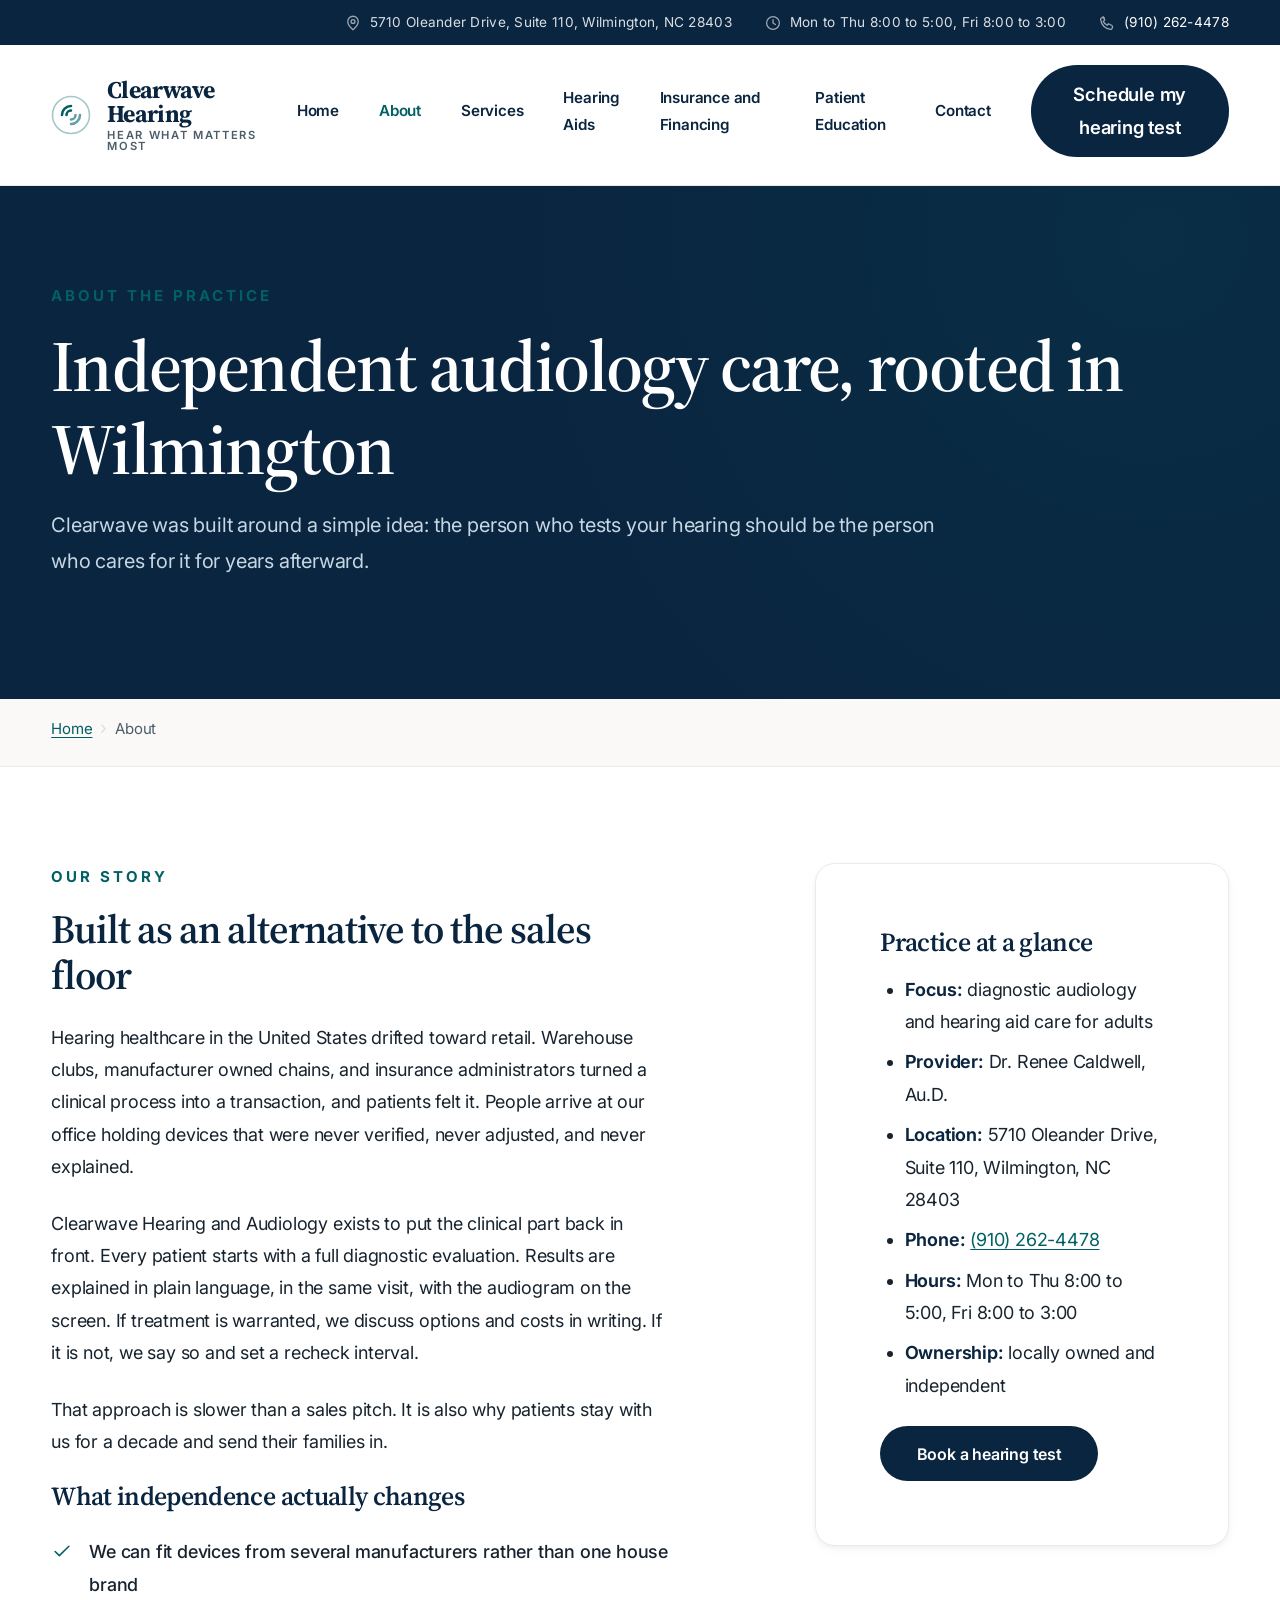
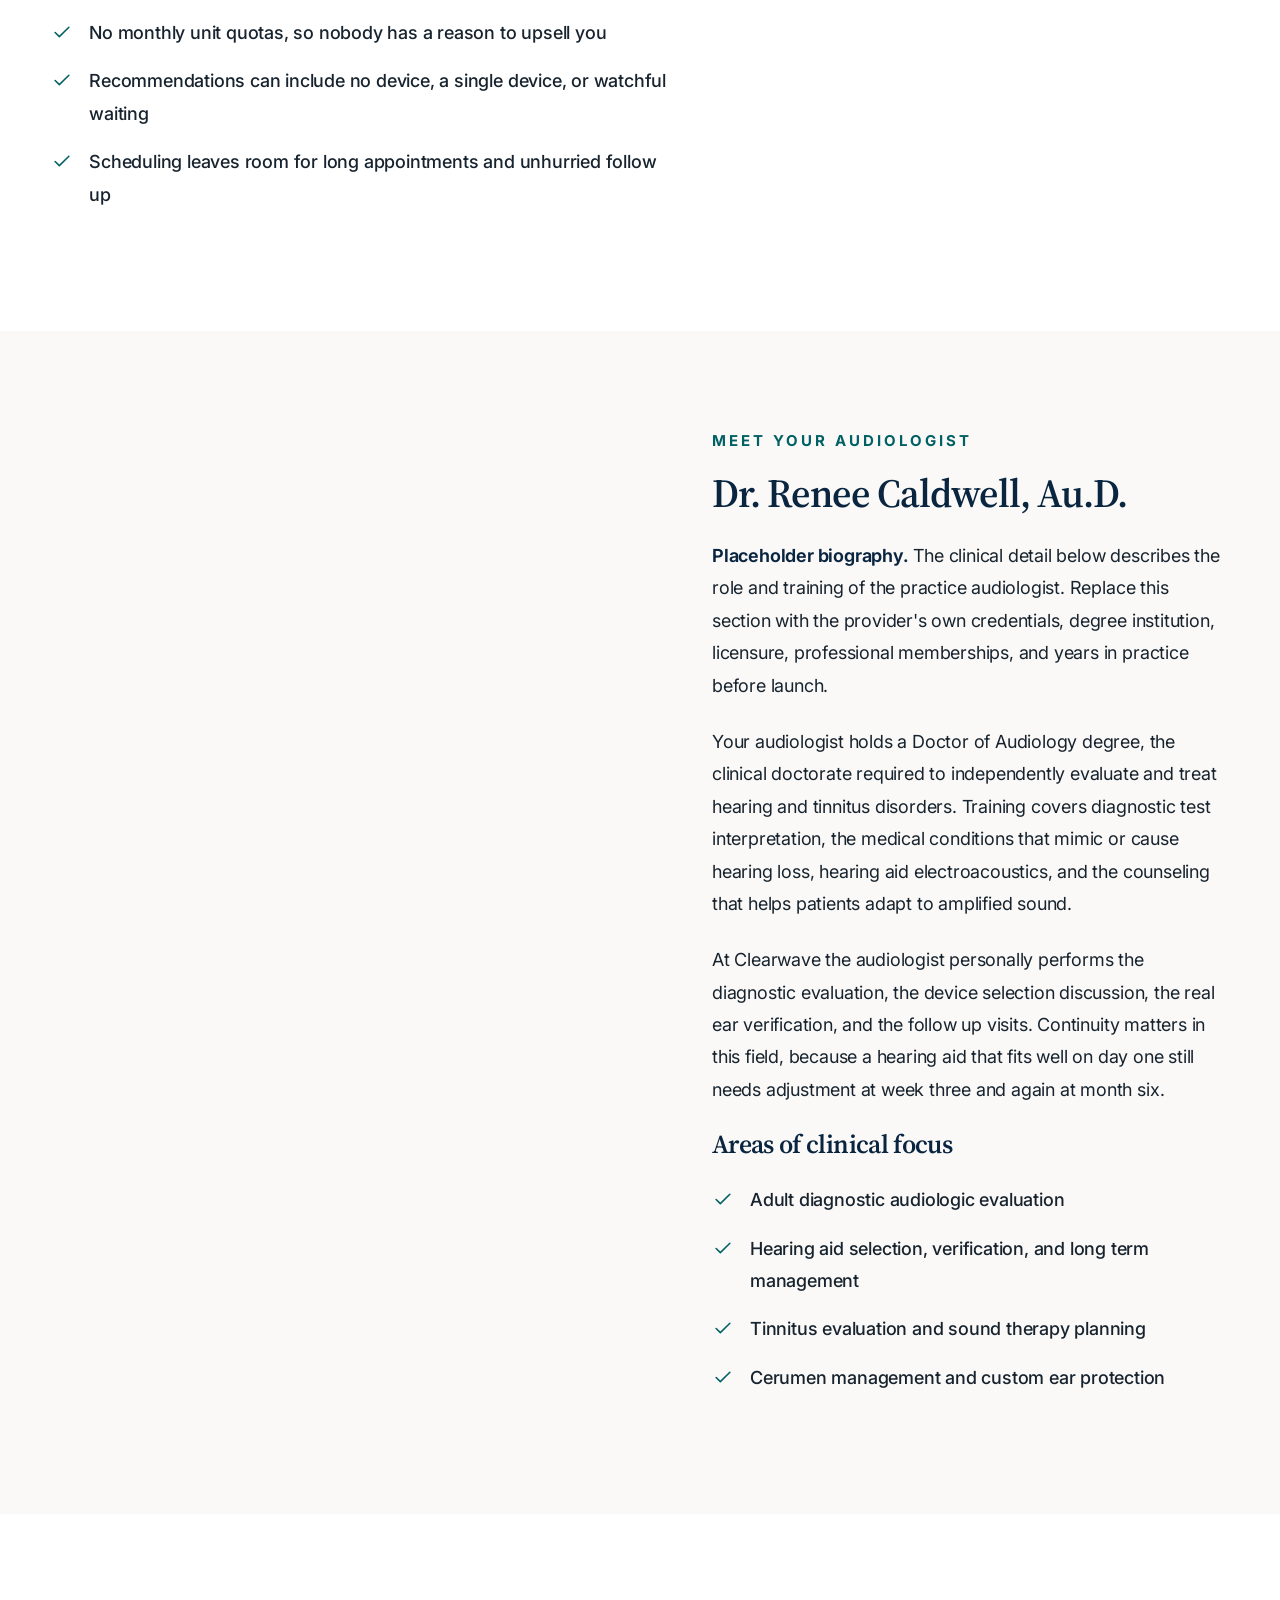
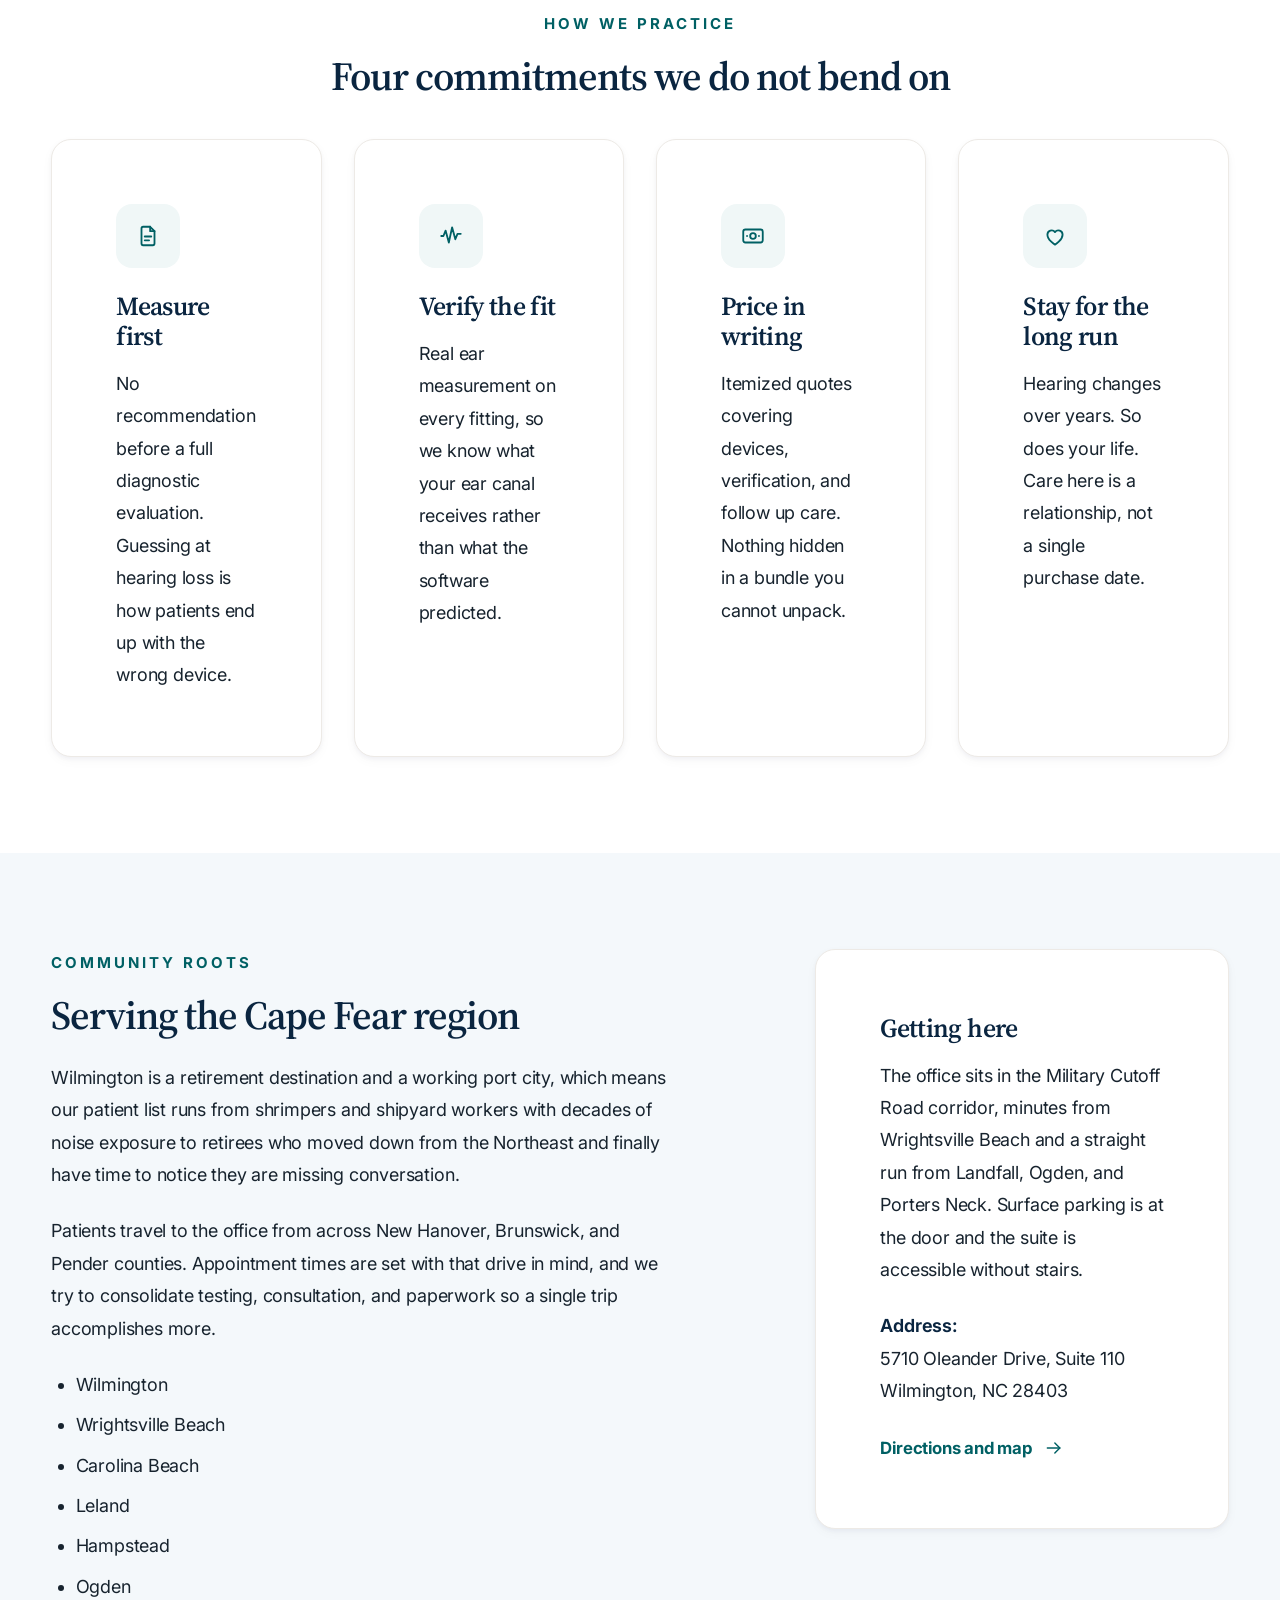
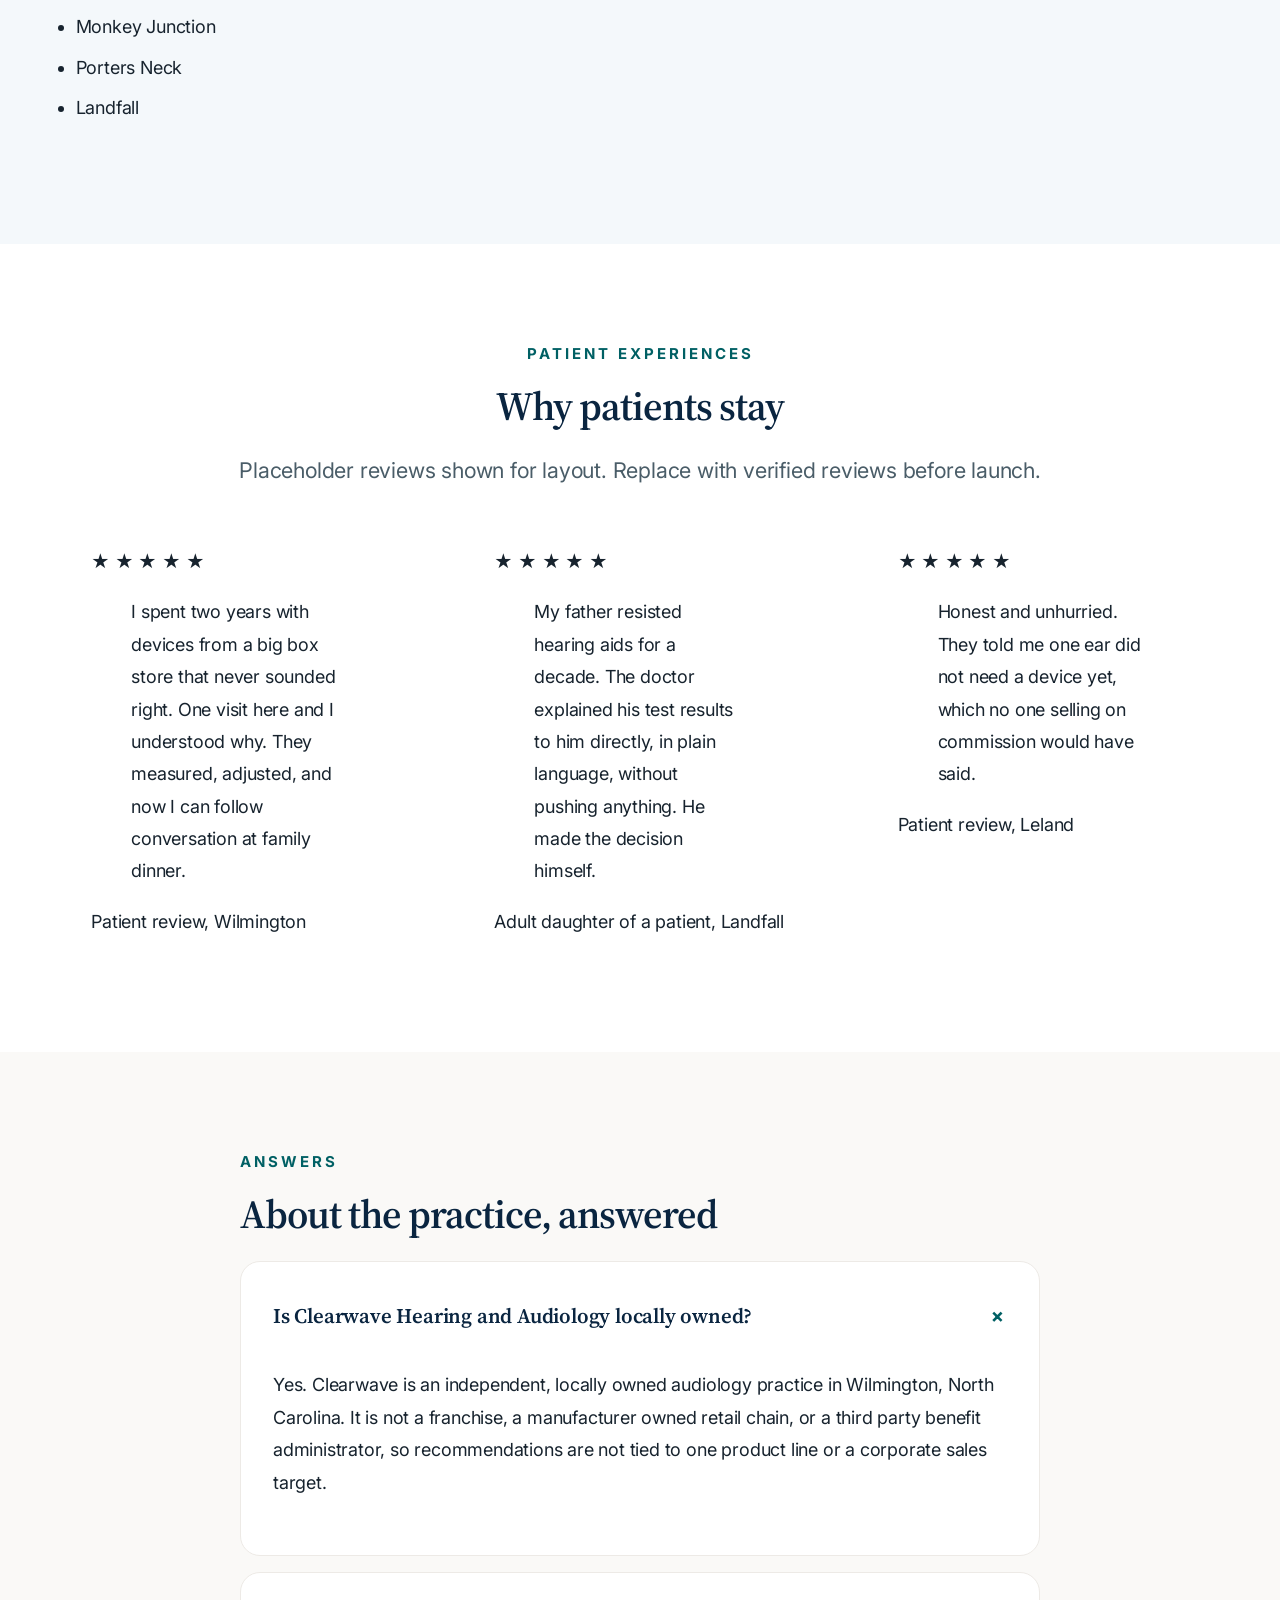
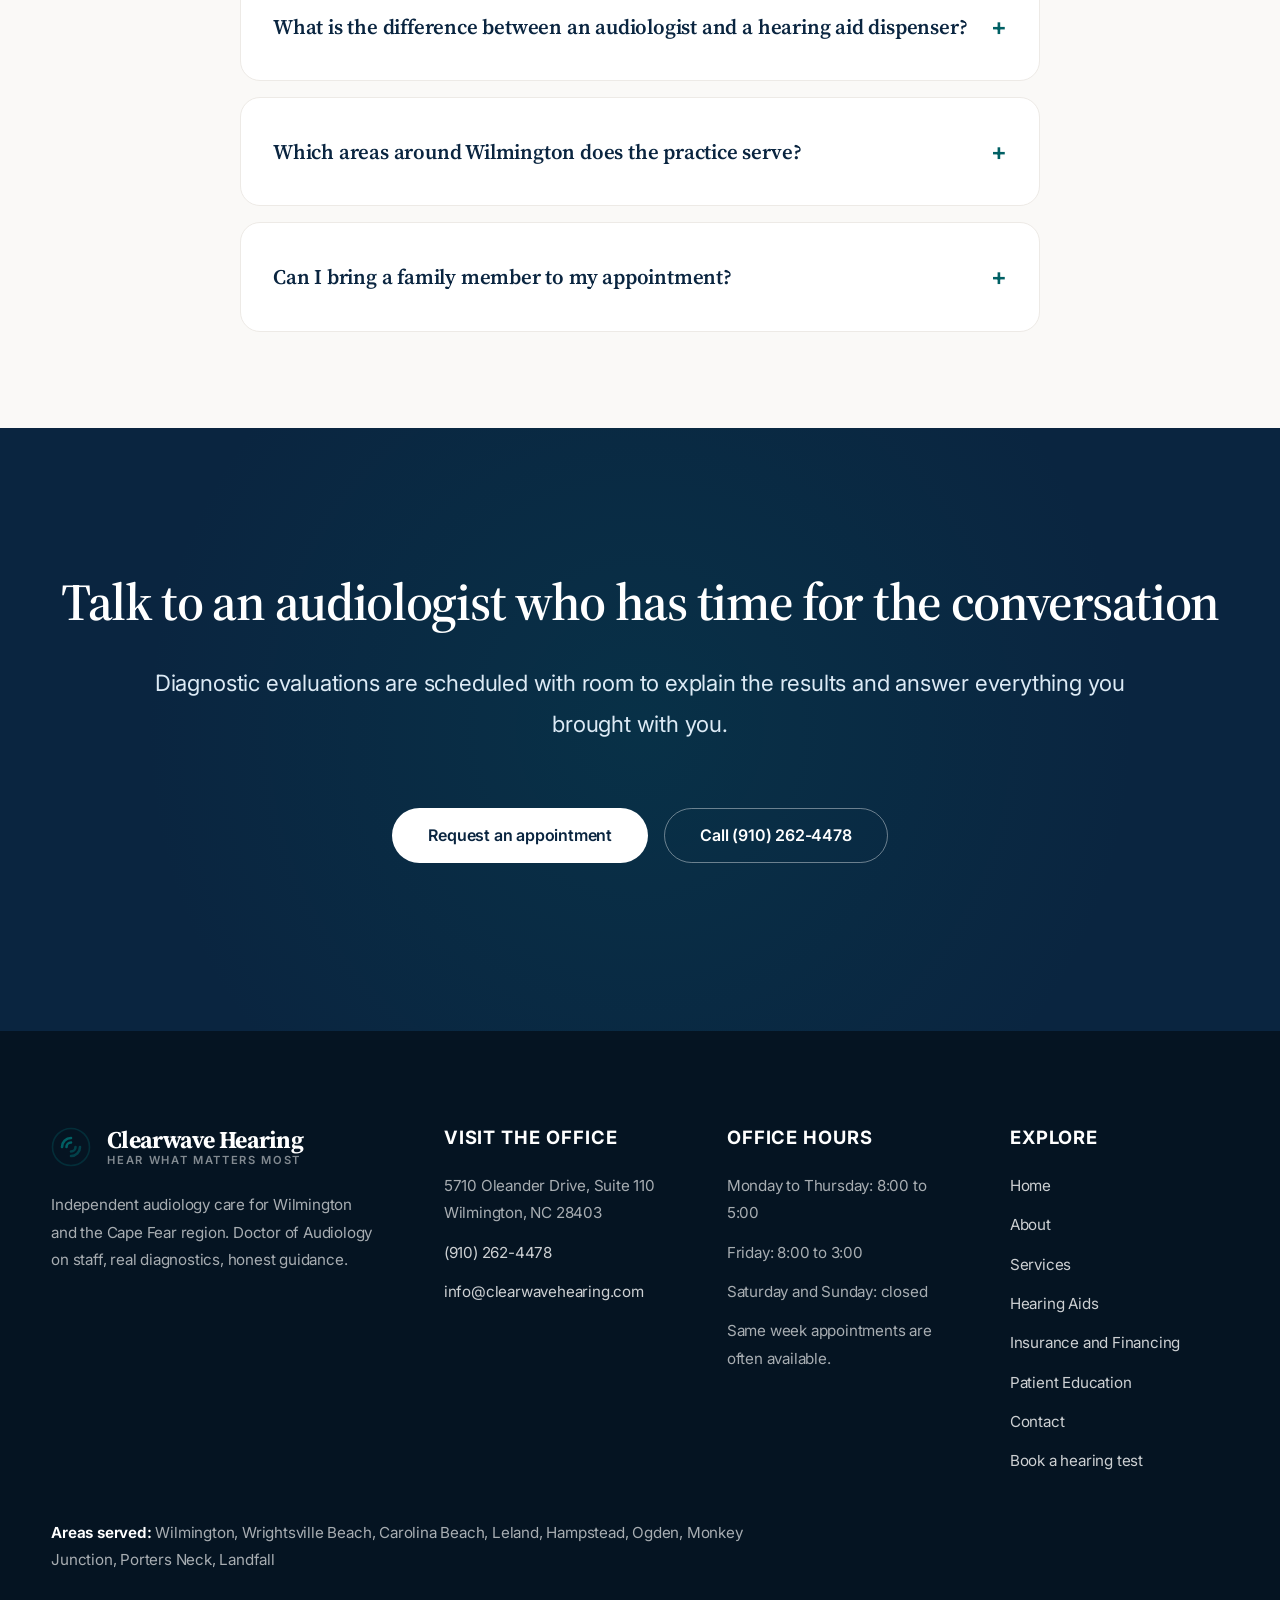
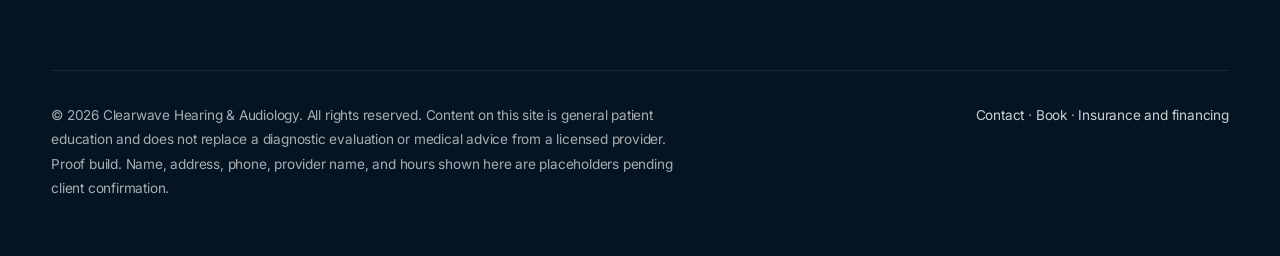
<file: about.html>
<!DOCTYPE html>
<html lang="en">
<head>
  <meta charset="utf-8">
  <meta name="viewport" content="width=device-width, initial-scale=1">
  <title>About Our Wilmington Audiology Practice | Clearwave Hearing &amp; Audiology</title>
  <meta name="description" content="Clearwave Hearing and Audiology is an independent Wilmington, NC practice led by a Doctor of Audiology. Real diagnostics, honest guidance, and long term hearing care.">
  <link rel="canonical" href="https://kinggavint.github.io/clearwave-hearing-proof/about.html">
  <meta name="robots" content="index, follow, max-snippet:-1, max-image-preview:large">
  <meta name="geo.region" content="US-NC">
  <meta name="geo.placename" content="Wilmington, North Carolina">
  <meta property="og:type" content="website">
  <meta property="og:site_name" content="Clearwave Hearing &amp; Audiology">
  <meta property="og:title" content="About Our Wilmington Audiology Practice | Clearwave Hearing &amp; Audiology">
  <meta property="og:description" content="Clearwave Hearing and Audiology is an independent Wilmington, NC practice led by a Doctor of Audiology. Real diagnostics, honest guidance, and long term hearing care.">
  <meta property="og:url" content="https://kinggavint.github.io/clearwave-hearing-proof/about.html">
  <meta property="og:locale" content="en_US">
  <meta name="twitter:card" content="summary_large_image">
  <meta name="twitter:title" content="About Our Wilmington Audiology Practice | Clearwave Hearing &amp; Audiology">
  <meta name="twitter:description" content="Clearwave Hearing and Audiology is an independent Wilmington, NC practice led by a Doctor of Audiology. Real diagnostics, honest guidance, and long term hearing care.">
  <link rel="icon" href="data:image/svg+xml,%3Csvg xmlns='http://www.w3.org/2000/svg' viewBox='0 0 32 32'%3E%3Crect width='32' height='32' rx='7' fill='%230a2540'/%3E%3Cg stroke='%232a9aa1' stroke-width='2.4' fill='none' stroke-linecap='round'%3E%3Cpath d='M8 16a8 8 0 0 1 8-8'/%3E%3Cpath d='M12 16a4 4 0 0 1 4-4'/%3E%3Cpath d='M16 24a8 8 0 0 0 8-8' opacity='.6'/%3E%3C/g%3E%3C/svg%3E">
  <link rel="preconnect" href="https://fonts.googleapis.com">
  <link rel="preconnect" href="https://fonts.gstatic.com" crossorigin>
  <link href="https://fonts.googleapis.com/css2?family=Inter:wght@400;500;600;700&amp;family=Source+Serif+4:opsz,wght@8..60,400;8..60,600;8..60,700&amp;display=swap" rel="stylesheet">
  <link rel="stylesheet" href="assets/css/site.css">
  <script type="application/ld+json">
{
  "@context": "https://schema.org",
  "@type": [
    "MedicalBusiness",
    "LocalBusiness",
    "AudiologyBusiness"
  ],
  "@id": "https://kinggavint.github.io/clearwave-hearing-proof/#practice",
  "name": "Clearwave Hearing & Audiology",
  "alternateName": "Clearwave Hearing and Audiology",
  "url": "https://kinggavint.github.io/clearwave-hearing-proof/",
  "logo": "https://kinggavint.github.io/clearwave-hearing-proof/assets/img/clearwave-logo.svg",
  "image": "https://kinggavint.github.io/clearwave-hearing-proof/assets/img/clearwave-logo.svg",
  "description": "Clearwave Hearing and Audiology is an independent audiology practice in Wilmington, North Carolina, offering diagnostic hearing evaluations, hearing aid fittings with real ear measurement, tinnitus management, and earwax removal for patients across the Cape Fear region.",
  "slogan": "Hear what matters most",
  "telephone": "(910) 262-4478",
  "email": "info@clearwavehearing.com",
  "priceRange": "$$",
  "currenciesAccepted": "USD",
  "paymentAccepted": "Cash, Check, Credit Card, HSA, FSA, CareCredit, Insurance",
  "medicalSpecialty": "Audiology",
  "address": {
    "@type": "PostalAddress",
    "streetAddress": "5710 Oleander Drive, Suite 110",
    "addressLocality": "Wilmington",
    "addressRegion": "NC",
    "postalCode": "28403",
    "addressCountry": "US"
  },
  "geo": {
    "@type": "GeoCoordinates",
    "latitude": 34.2144,
    "longitude": -77.8422
  },
  "hasMap": "https://www.google.com/maps/search/?api=1&query=5710+Oleander+Drive%2C+Suite+110%2C+Wilmington%2C+NC+28403",
  "areaServed": [
    {
      "@type": "City",
      "name": "Wilmington"
    },
    {
      "@type": "City",
      "name": "Wrightsville Beach"
    },
    {
      "@type": "City",
      "name": "Carolina Beach"
    },
    {
      "@type": "City",
      "name": "Leland"
    },
    {
      "@type": "City",
      "name": "Hampstead"
    },
    {
      "@type": "City",
      "name": "Ogden"
    },
    {
      "@type": "City",
      "name": "Monkey Junction"
    },
    {
      "@type": "City",
      "name": "Porters Neck"
    },
    {
      "@type": "City",
      "name": "Landfall"
    },
    {
      "@type": "City",
      "name": "Castle Hayne"
    }
  ],
  "openingHoursSpecification": [
    {
      "@type": "OpeningHoursSpecification",
      "dayOfWeek": [
        "Monday",
        "Tuesday",
        "Wednesday",
        "Thursday"
      ],
      "opens": "08:00",
      "closes": "17:00"
    },
    {
      "@type": "OpeningHoursSpecification",
      "dayOfWeek": "Friday",
      "opens": "08:00",
      "closes": "15:00"
    }
  ],
  "employee": {
    "@type": "Person",
    "name": "Dr. Renee Caldwell, Au.D.",
    "jobTitle": "Doctor of Audiology",
    "honorificSuffix": "Au.D."
  },
  "makesOffer": [
    {
      "@type": "Offer",
      "itemOffered": {
        "@type": "MedicalTest",
        "name": "Comprehensive hearing evaluation"
      }
    },
    {
      "@type": "Offer",
      "itemOffered": {
        "@type": "MedicalTest",
        "name": "Hearing aid fitting and programming"
      }
    },
    {
      "@type": "Offer",
      "itemOffered": {
        "@type": "MedicalTest",
        "name": "Real ear measurement verification"
      }
    },
    {
      "@type": "Offer",
      "itemOffered": {
        "@type": "MedicalTest",
        "name": "Tinnitus management"
      }
    },
    {
      "@type": "Offer",
      "itemOffered": {
        "@type": "MedicalTest",
        "name": "Earwax removal"
      }
    },
    {
      "@type": "Offer",
      "itemOffered": {
        "@type": "MedicalTest",
        "name": "Custom ear protection"
      }
    },
    {
      "@type": "Offer",
      "itemOffered": {
        "@type": "MedicalTest",
        "name": "Hearing aid maintenance and repair"
      }
    }
  ],
  "mainEntityOfPage": {
    "@type": "WebPage",
    "@id": "https://kinggavint.github.io/clearwave-hearing-proof/about.html",
    "name": "About Clearwave Hearing and Audiology"
  }
}
</script>
    <script type="application/ld+json">
{
  "@context": "https://schema.org",
  "@type": "BreadcrumbList",
  "itemListElement": [
    {
      "@type": "ListItem",
      "position": 1,
      "name": "Home",
      "item": "https://kinggavint.github.io/clearwave-hearing-proof/index.html"
    },
    {
      "@type": "ListItem",
      "position": 2,
      "name": "About",
      "item": "https://kinggavint.github.io/clearwave-hearing-proof/about.html"
    }
  ]
}
</script>
    <script type="application/ld+json">
{
  "@context": "https://schema.org",
  "@type": "FAQPage",
  "mainEntity": [
    {
      "@type": "Question",
      "name": "Is Clearwave Hearing and Audiology locally owned?",
      "acceptedAnswer": {
        "@type": "Answer",
        "text": "Yes. Clearwave is an independent, locally owned audiology practice in Wilmington, North Carolina. It is not a franchise, a manufacturer owned retail chain, or a third party benefit administrator, so recommendations are not tied to one product line or a corporate sales target."
      }
    },
    {
      "@type": "Question",
      "name": "What is the difference between an audiologist and a hearing aid dispenser?",
      "acceptedAnswer": {
        "@type": "Answer",
        "text": "An audiologist holds a doctoral degree in audiology, is licensed to perform diagnostic testing, and can identify medical conditions that require a physician referral. A hearing instrument dispenser is licensed to sell and fit hearing aids after a shorter training path and does not perform full diagnostic evaluations."
      }
    },
    {
      "@type": "Question",
      "name": "Which areas around Wilmington does the practice serve?",
      "acceptedAnswer": {
        "@type": "Answer",
        "text": "Patients come from Wilmington, Wrightsville Beach, Carolina Beach, Leland, Hampstead, Ogden, Monkey Junction, Porters Neck, and Landfall, along with the surrounding Brunswick, New Hanover, and Pender county communities."
      }
    },
    {
      "@type": "Question",
      "name": "Can I bring a family member to my appointment?",
      "acceptedAnswer": {
        "@type": "Answer",
        "text": "Please do. A spouse, adult child, or close friend hears your voice and your listening struggles from the outside, and they help you remember what was discussed. Family members are welcome in the test review and the fitting appointments."
      }
    }
  ],
  "speakable": {
    "@type": "SpeakableSpecification",
    "cssSelector": ".faq-answer, .faq summary"
  }
}
</script>
    <script type="application/ld+json">
{
  "@context": "https://schema.org",
  "@type": "AboutPage",
  "@id": "https://kinggavint.github.io/clearwave-hearing-proof/about.html",
  "name": "About Clearwave Hearing and Audiology",
  "speakable": {
    "@type": "SpeakableSpecification",
    "cssSelector": [
      ".page-hero h1",
      ".page-hero p",
      ".faq-answer"
    ]
  },
  "mainEntity": {
    "@id": "https://kinggavint.github.io/clearwave-hearing-proof/#practice"
  }
}
</script>
</head>
<body>
  <a class="skip-link" href="#main">Skip to main content</a>

  <div class="topbar">
    <div class="wrap">
      <span class="topbar-item"><svg width="18" height="18" viewBox="0 0 24 24" fill="none" stroke="currentColor" stroke-width="1.7" stroke-linecap="round" stroke-linejoin="round" aria-hidden="true" focusable="false"><path d="M12 21s7-6.1 7-11a7 7 0 1 0-14 0c0 4.9 7 11 7 11Z"/><circle cx="12" cy="10" r="2.6"/></svg> 5710 Oleander Drive, Suite 110, Wilmington, NC 28403</span>
      <span class="topbar-item"><svg width="18" height="18" viewBox="0 0 24 24" fill="none" stroke="currentColor" stroke-width="1.7" stroke-linecap="round" stroke-linejoin="round" aria-hidden="true" focusable="false"><circle cx="12" cy="12" r="8.5"/><path d="M12 7.5V12l3.2 2"/></svg> Mon to Thu 8:00 to 5:00, Fri 8:00 to 3:00</span>
      <span class="topbar-item"><svg width="18" height="18" viewBox="0 0 24 24" fill="none" stroke="currentColor" stroke-width="1.7" stroke-linecap="round" stroke-linejoin="round" aria-hidden="true" focusable="false"><path d="M6.6 3.5 9 8l-2 1.8a12.5 12.5 0 0 0 5.2 5.2L14 13l4.5 2.4a1.7 1.7 0 0 1 .8 2l-.5 1.7a2 2 0 0 1-2.3 1.4C9.6 19.3 4.7 14.4 3.5 7.5A2 2 0 0 1 4.9 5.2l1.7-.5a1.7 1.7 0 0 1 2 .8Z"/></svg> <a href="tel:+19102624478">(910) 262-4478</a></span>
    </div>
  </div>

  <header class="site-header">
    <div class="wrap">
      <a class="brand" href="index.html">
        <svg class="brand-mark" width="40" height="40" viewBox="0 0 40 40" fill="none" aria-hidden="true" focusable="false">
      <circle cx="20" cy="20" r="18.5" stroke="currentColor" stroke-width="1.6" opacity="0.35"/>
      <path d="M11 20c0-5 4-9 9-9" stroke="currentColor" stroke-width="2.6" stroke-linecap="round"/>
      <path d="M15.5 20c0-2.5 2-4.5 4.5-4.5" stroke="currentColor" stroke-width="2.6" stroke-linecap="round"/>
      <path d="M20 24.5c2.5 0 4.5-2 4.5-4.5" stroke="currentColor" stroke-width="2.6" stroke-linecap="round" opacity="0.6"/>
      <path d="M20 29c5 0 9-4 9-9" stroke="currentColor" stroke-width="2.6" stroke-linecap="round" opacity="0.6"/>
    </svg>
        <span class="brand-text">
          <span class="brand-name">Clearwave Hearing</span>
          <span class="brand-tag">Hear what matters most</span>
        </span>
      </a>
      <button class="nav-toggle" type="button" aria-expanded="false" aria-controls="site-nav">
        <span class="nav-toggle-label">Menu</span>
        <svg width="20" height="20" viewBox="0 0 24 24" fill="none" stroke="currentColor" stroke-width="2" stroke-linecap="round" aria-hidden="true" focusable="false"><path d="M4 7h16M4 12h16M4 17h16"/></svg>
      </button>
      <nav class="site-nav" id="site-nav" aria-label="Main navigation">
        <ul>
          <li><a href="index.html">Home</a></li>
          <li><a href="about.html" aria-current="page">About</a></li>
          <li><a href="services.html">Services</a></li>
          <li><a href="hearing-aids.html">Hearing Aids</a></li>
          <li><a href="insurance.html">Insurance and Financing</a></li>
          <li><a href="blog.html">Patient Education</a></li>
          <li><a href="contact.html">Contact</a></li>
          <li class="nav-cta"><a href="book.html">Schedule my hearing test</a></li>
        </ul>
      </nav>
    </div>
  </header>


  <section class="page-hero">
    <div class="wrap">
      <span class="eyebrow">About the practice</span>
      <h1>Independent audiology care, rooted in Wilmington</h1>
      <p>Clearwave was built around a simple idea: the person who tests your hearing should be the person who cares for it for years afterward.</p>
    </div>
  </section>


  <nav class="crumbs" aria-label="Breadcrumb">
    <div class="wrap"><ol><li><a href="index.html">Home</a></li><li><span aria-current="page">About</span></li></ol></div>
  </nav>

  <main id="main">
    <section class="section">
      <div class="wrap">
        <div class="split-wide">
          <div>
            <span class="eyebrow">Our story</span>
            <h2>Built as an alternative to the sales floor</h2>
            <p>Hearing healthcare in the United States drifted toward retail. Warehouse clubs, manufacturer owned chains, and insurance administrators turned a clinical process into a transaction, and patients felt it. People arrive at our office holding devices that were never verified, never adjusted, and never explained.</p>
            <p>Clearwave Hearing and Audiology exists to put the clinical part back in front. Every patient starts with a full diagnostic evaluation. Results are explained in plain language, in the same visit, with the audiogram on the screen. If treatment is warranted, we discuss options and costs in writing. If it is not, we say so and set a recheck interval.</p>
            <p>That approach is slower than a sales pitch. It is also why patients stay with us for a decade and send their families in.</p>
            <h3>What independence actually changes</h3>
      <ul class="checklist">
        <li><svg width="20" height="20" viewBox="0 0 24 24" fill="none" stroke="currentColor" stroke-width="1.7" stroke-linecap="round" stroke-linejoin="round" aria-hidden="true" focusable="false"><path d="m4.5 12.5 4.6 4.6L19.5 6.8"/></svg><span>We can fit devices from several manufacturers rather than one house brand</span></li>
        <li><svg width="20" height="20" viewBox="0 0 24 24" fill="none" stroke="currentColor" stroke-width="1.7" stroke-linecap="round" stroke-linejoin="round" aria-hidden="true" focusable="false"><path d="m4.5 12.5 4.6 4.6L19.5 6.8"/></svg><span>No monthly unit quotas, so nobody has a reason to upsell you</span></li>
        <li><svg width="20" height="20" viewBox="0 0 24 24" fill="none" stroke="currentColor" stroke-width="1.7" stroke-linecap="round" stroke-linejoin="round" aria-hidden="true" focusable="false"><path d="m4.5 12.5 4.6 4.6L19.5 6.8"/></svg><span>Recommendations can include no device, a single device, or watchful waiting</span></li>
        <li><svg width="20" height="20" viewBox="0 0 24 24" fill="none" stroke="currentColor" stroke-width="1.7" stroke-linecap="round" stroke-linejoin="round" aria-hidden="true" focusable="false"><path d="m4.5 12.5 4.6 4.6L19.5 6.8"/></svg><span>Scheduling leaves room for long appointments and unhurried follow up</span></li>
      </ul>
          </div>
          <aside class="card">
            <h3>Practice at a glance</h3>
            <ul>
              <li><strong>Focus:</strong> diagnostic audiology and hearing aid care for adults</li>
              <li><strong>Provider:</strong> Dr. Renee Caldwell, Au.D.</li>
              <li><strong>Location:</strong> 5710 Oleander Drive, Suite 110, Wilmington, NC 28403</li>
              <li><strong>Phone:</strong> <a href="tel:+19102624478">(910) 262-4478</a></li>
              <li><strong>Hours:</strong> Mon to Thu 8:00 to 5:00, Fri 8:00 to 3:00</li>
              <li><strong>Ownership:</strong> locally owned and independent</li>
            </ul>
            <a class="btn btn-primary" href="book.html">Book a hearing test</a>
          </aside>
        </div>
      </div>
    </section>

    <section class="section section-warm">
      <div class="wrap">
        <div class="split">
          <div class="media-block is-soft" role="img" aria-label="Soft blue and teal gradient placeholder for the audiologist portrait.">
            <span class="media-caption">Placeholder for provider portrait. Client to supply.</span>
          </div>
          <div>
            <span class="eyebrow">Meet your audiologist</span>
            <h2>Dr. Renee Caldwell, Au.D.</h2>
            <p><strong>Placeholder biography.</strong> The clinical detail below describes the role and training of the practice audiologist. Replace this section with the provider's own credentials, degree institution, licensure, professional memberships, and years in practice before launch.</p>
            <p>Your audiologist holds a Doctor of Audiology degree, the clinical doctorate required to independently evaluate and treat hearing and tinnitus disorders. Training covers diagnostic test interpretation, the medical conditions that mimic or cause hearing loss, hearing aid electroacoustics, and the counseling that helps patients adapt to amplified sound.</p>
            <p>At Clearwave the audiologist personally performs the diagnostic evaluation, the device selection discussion, the real ear verification, and the follow up visits. Continuity matters in this field, because a hearing aid that fits well on day one still needs adjustment at week three and again at month six.</p>
            <h3>Areas of clinical focus</h3>
      <ul class="checklist">
        <li><svg width="20" height="20" viewBox="0 0 24 24" fill="none" stroke="currentColor" stroke-width="1.7" stroke-linecap="round" stroke-linejoin="round" aria-hidden="true" focusable="false"><path d="m4.5 12.5 4.6 4.6L19.5 6.8"/></svg><span>Adult diagnostic audiologic evaluation</span></li>
        <li><svg width="20" height="20" viewBox="0 0 24 24" fill="none" stroke="currentColor" stroke-width="1.7" stroke-linecap="round" stroke-linejoin="round" aria-hidden="true" focusable="false"><path d="m4.5 12.5 4.6 4.6L19.5 6.8"/></svg><span>Hearing aid selection, verification, and long term management</span></li>
        <li><svg width="20" height="20" viewBox="0 0 24 24" fill="none" stroke="currentColor" stroke-width="1.7" stroke-linecap="round" stroke-linejoin="round" aria-hidden="true" focusable="false"><path d="m4.5 12.5 4.6 4.6L19.5 6.8"/></svg><span>Tinnitus evaluation and sound therapy planning</span></li>
        <li><svg width="20" height="20" viewBox="0 0 24 24" fill="none" stroke="currentColor" stroke-width="1.7" stroke-linecap="round" stroke-linejoin="round" aria-hidden="true" focusable="false"><path d="m4.5 12.5 4.6 4.6L19.5 6.8"/></svg><span>Cerumen management and custom ear protection</span></li>
      </ul>
          </div>
        </div>
      </div>
    </section>

    <section class="section">
      <div class="wrap">
        <div class="center">
          <span class="eyebrow">How we practice</span>
          <h2>Four commitments we do not bend on</h2>
        </div>
        <div class="grid grid-4" style="margin-top:2.5rem;">
          <article class="card">
            <span class="card-icon"><svg width="26" height="26" viewBox="0 0 24 24" fill="none" stroke="currentColor" stroke-width="1.7" stroke-linecap="round" stroke-linejoin="round" aria-hidden="true" focusable="false"><path d="M14 3.5H7.5A1.5 1.5 0 0 0 6 5v14a1.5 1.5 0 0 0 1.5 1.5h9A1.5 1.5 0 0 0 18 19V7.5Z"/><path d="M14 3.5V7.5H18"/><path d="M9 12.5h6"/><path d="M9 16h4"/></svg></span>
            <h3>Measure first</h3>
            <p>No recommendation before a full diagnostic evaluation. Guessing at hearing loss is how patients end up with the wrong device.</p>
          </article>
          <article class="card">
            <span class="card-icon"><svg width="26" height="26" viewBox="0 0 24 24" fill="none" stroke="currentColor" stroke-width="1.7" stroke-linecap="round" stroke-linejoin="round" aria-hidden="true" focusable="false"><path d="M3 12h2l2-5 3 11 3-14 3 11 2-5h3"/></svg></span>
            <h3>Verify the fit</h3>
            <p>Real ear measurement on every fitting, so we know what your ear canal receives rather than what the software predicted.</p>
          </article>
          <article class="card">
            <span class="card-icon"><svg width="26" height="26" viewBox="0 0 24 24" fill="none" stroke="currentColor" stroke-width="1.7" stroke-linecap="round" stroke-linejoin="round" aria-hidden="true" focusable="false"><rect x="3" y="6" width="18" height="12" rx="2"/><circle cx="12" cy="12" r="2.6"/><path d="M6.5 12h.01M17.5 12h.01"/></svg></span>
            <h3>Price in writing</h3>
            <p>Itemized quotes covering devices, verification, and follow up care. Nothing hidden in a bundle you cannot unpack.</p>
          </article>
          <article class="card">
            <span class="card-icon"><svg width="26" height="26" viewBox="0 0 24 24" fill="none" stroke="currentColor" stroke-width="1.7" stroke-linecap="round" stroke-linejoin="round" aria-hidden="true" focusable="false"><path d="M12 20s-7-4.3-7-9.2A3.9 3.9 0 0 1 12 8.4a3.9 3.9 0 0 1 7 2.4C19 15.7 12 20 12 20Z"/></svg></span>
            <h3>Stay for the long run</h3>
            <p>Hearing changes over years. So does your life. Care here is a relationship, not a single purchase date.</p>
          </article>
        </div>
      </div>
    </section>

    <section class="section section-blue">
      <div class="wrap">
        <div class="split-wide">
          <div>
            <span class="eyebrow">Community roots</span>
            <h2>Serving the Cape Fear region</h2>
            <p>Wilmington is a retirement destination and a working port city, which means our patient list runs from shrimpers and shipyard workers with decades of noise exposure to retirees who moved down from the Northeast and finally have time to notice they are missing conversation.</p>
            <p>Patients travel to the office from across New Hanover, Brunswick, and Pender counties. Appointment times are set with that drive in mind, and we try to consolidate testing, consultation, and paperwork so a single trip accomplishes more.</p>
      <ul class="pill-list"><li>Wilmington</li><li>Wrightsville Beach</li><li>Carolina Beach</li><li>Leland</li><li>Hampstead</li><li>Ogden</li><li>Monkey Junction</li><li>Porters Neck</li><li>Landfall</li></ul>
          </div>
          <aside class="card">
            <h3>Getting here</h3>
            <p>The office sits in the Military Cutoff Road corridor, minutes from Wrightsville Beach and a straight run from Landfall, Ogden, and Porters Neck. Surface parking is at the door and the suite is accessible without stairs.</p>
            <p><strong>Address:</strong><br>5710 Oleander Drive, Suite 110<br>Wilmington, NC 28403</p>
            <a class="more-link" href="contact.html">Directions and map <svg width="20" height="20" viewBox="0 0 24 24" fill="none" stroke="currentColor" stroke-width="1.7" stroke-linecap="round" stroke-linejoin="round" aria-hidden="true" focusable="false"><path d="M4 12h15"/><path d="m13 6 6 6-6 6"/></svg></a>
          </aside>
        </div>
      </div>
    </section>

    <section class="section">
      <div class="wrap">
        <div class="center">
          <span class="eyebrow">Patient experiences</span>
          <h2>Why patients stay</h2>
          <p class="lead">Placeholder reviews shown for layout. Replace with verified reviews before launch.</p>
        </div>
        <div class="grid grid-3" style="margin-top:2.5rem;">
        <figure class="quote">
          <span class="stars" aria-hidden="true">&#9733; &#9733; &#9733; &#9733; &#9733;</span>
          <span class="visually-hidden">Rated 5 out of 5.</span>
          <blockquote>I spent two years with devices from a big box store that never sounded right. One visit here and I understood why. They measured, adjusted, and now I can follow conversation at family dinner.</blockquote>
          <figcaption>Patient review, Wilmington</figcaption>
        </figure>
        <figure class="quote">
          <span class="stars" aria-hidden="true">&#9733; &#9733; &#9733; &#9733; &#9733;</span>
          <span class="visually-hidden">Rated 5 out of 5.</span>
          <blockquote>My father resisted hearing aids for a decade. The doctor explained his test results to him directly, in plain language, without pushing anything. He made the decision himself.</blockquote>
          <figcaption>Adult daughter of a patient, Landfall</figcaption>
        </figure>
        <figure class="quote">
          <span class="stars" aria-hidden="true">&#9733; &#9733; &#9733; &#9733; &#9733;</span>
          <span class="visually-hidden">Rated 5 out of 5.</span>
          <blockquote>Honest and unhurried. They told me one ear did not need a device yet, which no one selling on commission would have said.</blockquote>
          <figcaption>Patient review, Leland</figcaption>
        </figure>
        </div>
      </div>
    </section>

  <section class="section section-warm" id="faq">
    <div class="wrap wrap-narrow">
      <span class="eyebrow">Answers</span>
      <h2>About the practice, answered</h2>
      <div class="faq">
        <details open>
          <summary>Is Clearwave Hearing and Audiology locally owned?</summary>
          <div class="faq-body faq-answer">
            <p>Yes. Clearwave is an independent, locally owned audiology practice in Wilmington, North Carolina. It is not a franchise, a manufacturer owned retail chain, or a third party benefit administrator, so recommendations are not tied to one product line or a corporate sales target.</p>
          </div>
        </details>
        <details>
          <summary>What is the difference between an audiologist and a hearing aid dispenser?</summary>
          <div class="faq-body faq-answer">
            <p>An audiologist holds a doctoral degree in audiology, is licensed to perform diagnostic testing, and can identify medical conditions that require a physician referral. A hearing instrument dispenser is licensed to sell and fit hearing aids after a shorter training path and does not perform full diagnostic evaluations.</p>
          </div>
        </details>
        <details>
          <summary>Which areas around Wilmington does the practice serve?</summary>
          <div class="faq-body faq-answer">
            <p>Patients come from Wilmington, Wrightsville Beach, Carolina Beach, Leland, Hampstead, Ogden, Monkey Junction, Porters Neck, and Landfall, along with the surrounding Brunswick, New Hanover, and Pender county communities.</p>
          </div>
        </details>
        <details>
          <summary>Can I bring a family member to my appointment?</summary>
          <div class="faq-body faq-answer">
            <p>Please do. A spouse, adult child, or close friend hears your voice and your listening struggles from the outside, and they help you remember what was discussed. Family members are welcome in the test review and the fitting appointments.</p>
          </div>
        </details>
      </div>
    </div>
  </section>


  <section class="cta-band">
    <div class="wrap center">
      <h2>Talk to an audiologist who has time for the conversation</h2>
      <p>Diagnostic evaluations are scheduled with room to explain the results and answer everything you brought with you.</p>
      <div class="btn-row center">
        <a class="btn btn-light" href="book.html">Request an appointment</a>
        <a class="btn btn-outline-light" href="tel:+19102624478">Call (910) 262-4478</a>
      </div>
    </div>
  </section>

  </main>

  <footer class="site-footer">
    <div class="wrap">
      <div class="footer-grid">
        <div>
          <a class="brand" href="index.html">
            <svg class="brand-mark" width="40" height="40" viewBox="0 0 40 40" fill="none" aria-hidden="true" focusable="false">
      <circle cx="20" cy="20" r="18.5" stroke="currentColor" stroke-width="1.6" opacity="0.35"/>
      <path d="M11 20c0-5 4-9 9-9" stroke="currentColor" stroke-width="2.6" stroke-linecap="round"/>
      <path d="M15.5 20c0-2.5 2-4.5 4.5-4.5" stroke="currentColor" stroke-width="2.6" stroke-linecap="round"/>
      <path d="M20 24.5c2.5 0 4.5-2 4.5-4.5" stroke="currentColor" stroke-width="2.6" stroke-linecap="round" opacity="0.6"/>
      <path d="M20 29c5 0 9-4 9-9" stroke="currentColor" stroke-width="2.6" stroke-linecap="round" opacity="0.6"/>
    </svg>
            <span class="brand-text">
              <span class="brand-name">Clearwave Hearing</span>
              <span class="brand-tag">Hear what matters most</span>
            </span>
          </a>
          <p style="margin-top:1rem;">Independent audiology care for Wilmington and the Cape Fear region. Doctor of Audiology on staff, real diagnostics, honest guidance.</p>
        </div>
        <div>
          <h3>Visit the office</h3>
          <ul>
            <li>5710 Oleander Drive, Suite 110<br>Wilmington, NC 28403</li>
            <li><a href="tel:+19102624478">(910) 262-4478</a></li>
            <li><a href="mailto:info@clearwavehearing.com">info@clearwavehearing.com</a></li>
          </ul>
        </div>
        <div>
          <h3>Office hours</h3>
          <ul>
            <li>Monday to Thursday: 8:00 to 5:00</li>
            <li>Friday: 8:00 to 3:00</li>
            <li>Saturday and Sunday: closed</li>
            <li>Same week appointments are often available.</li>
          </ul>
        </div>
        <div>
          <h3>Explore</h3>
          <ul>
            <li><a href="index.html">Home</a></li>
            <li><a href="about.html">About</a></li>
            <li><a href="services.html">Services</a></li>
            <li><a href="hearing-aids.html">Hearing Aids</a></li>
            <li><a href="insurance.html">Insurance and Financing</a></li>
            <li><a href="blog.html">Patient Education</a></li>
            <li><a href="contact.html">Contact</a></li>
            <li><a href="book.html">Book a hearing test</a></li>
          </ul>
        </div>
      </div>
      <p style="margin-top:2rem;"><strong style="color:#fff;">Areas served:</strong> Wilmington, Wrightsville Beach, Carolina Beach, Leland, Hampstead, Ogden, Monkey Junction, Porters Neck, Landfall</p>
      <div class="footer-note">
        <p>&copy; <span data-year>2026</span> Clearwave Hearing &amp; Audiology. All rights reserved. Content on this site is general patient education and does not replace a diagnostic evaluation or medical advice from a licensed provider.
        <span class="placeholder-flag">Proof build. Name, address, phone, provider name, and hours shown here are placeholders pending client confirmation.</span></p>
        <p><a href="contact.html">Contact</a> &middot; <a href="book.html">Book</a> &middot; <a href="insurance.html">Insurance and financing</a></p>
      </div>
    </div>
  </footer>

  <script src="assets/js/site.js"></script>
</body>
</html>
</file>
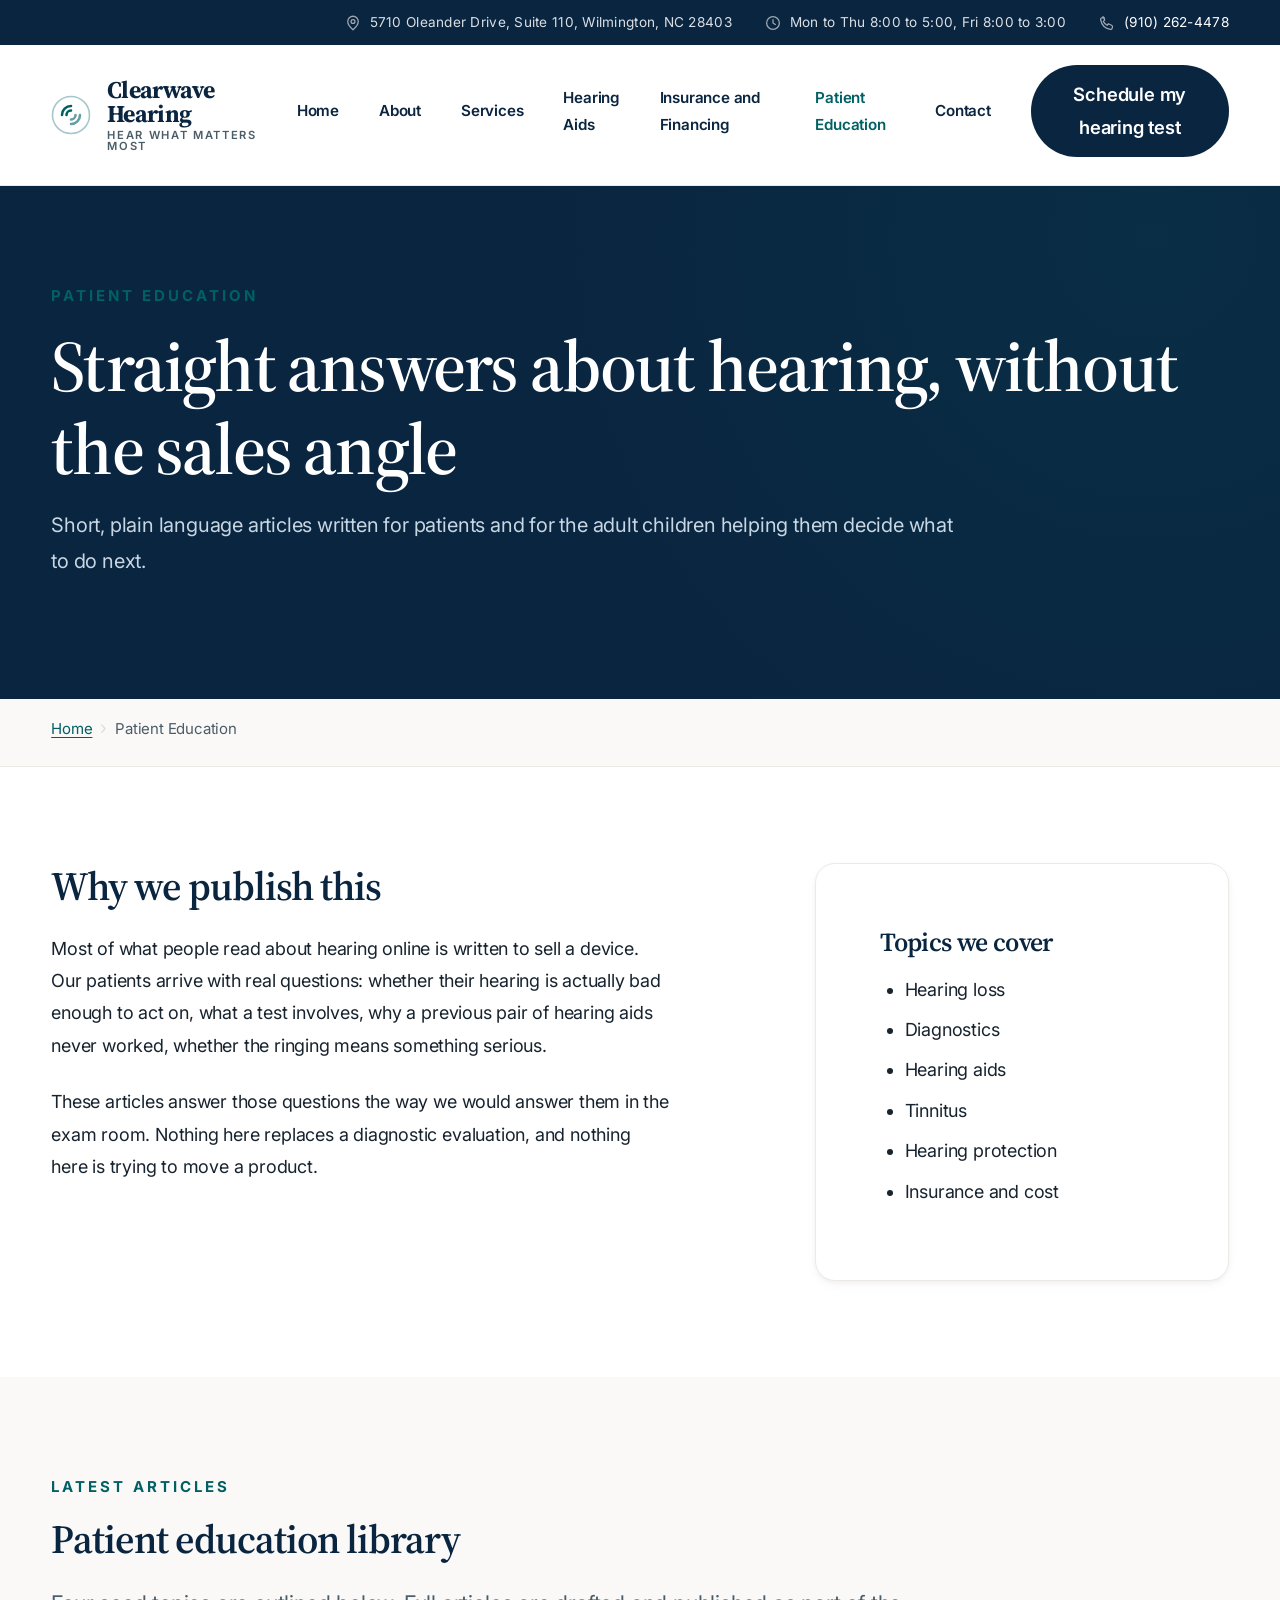
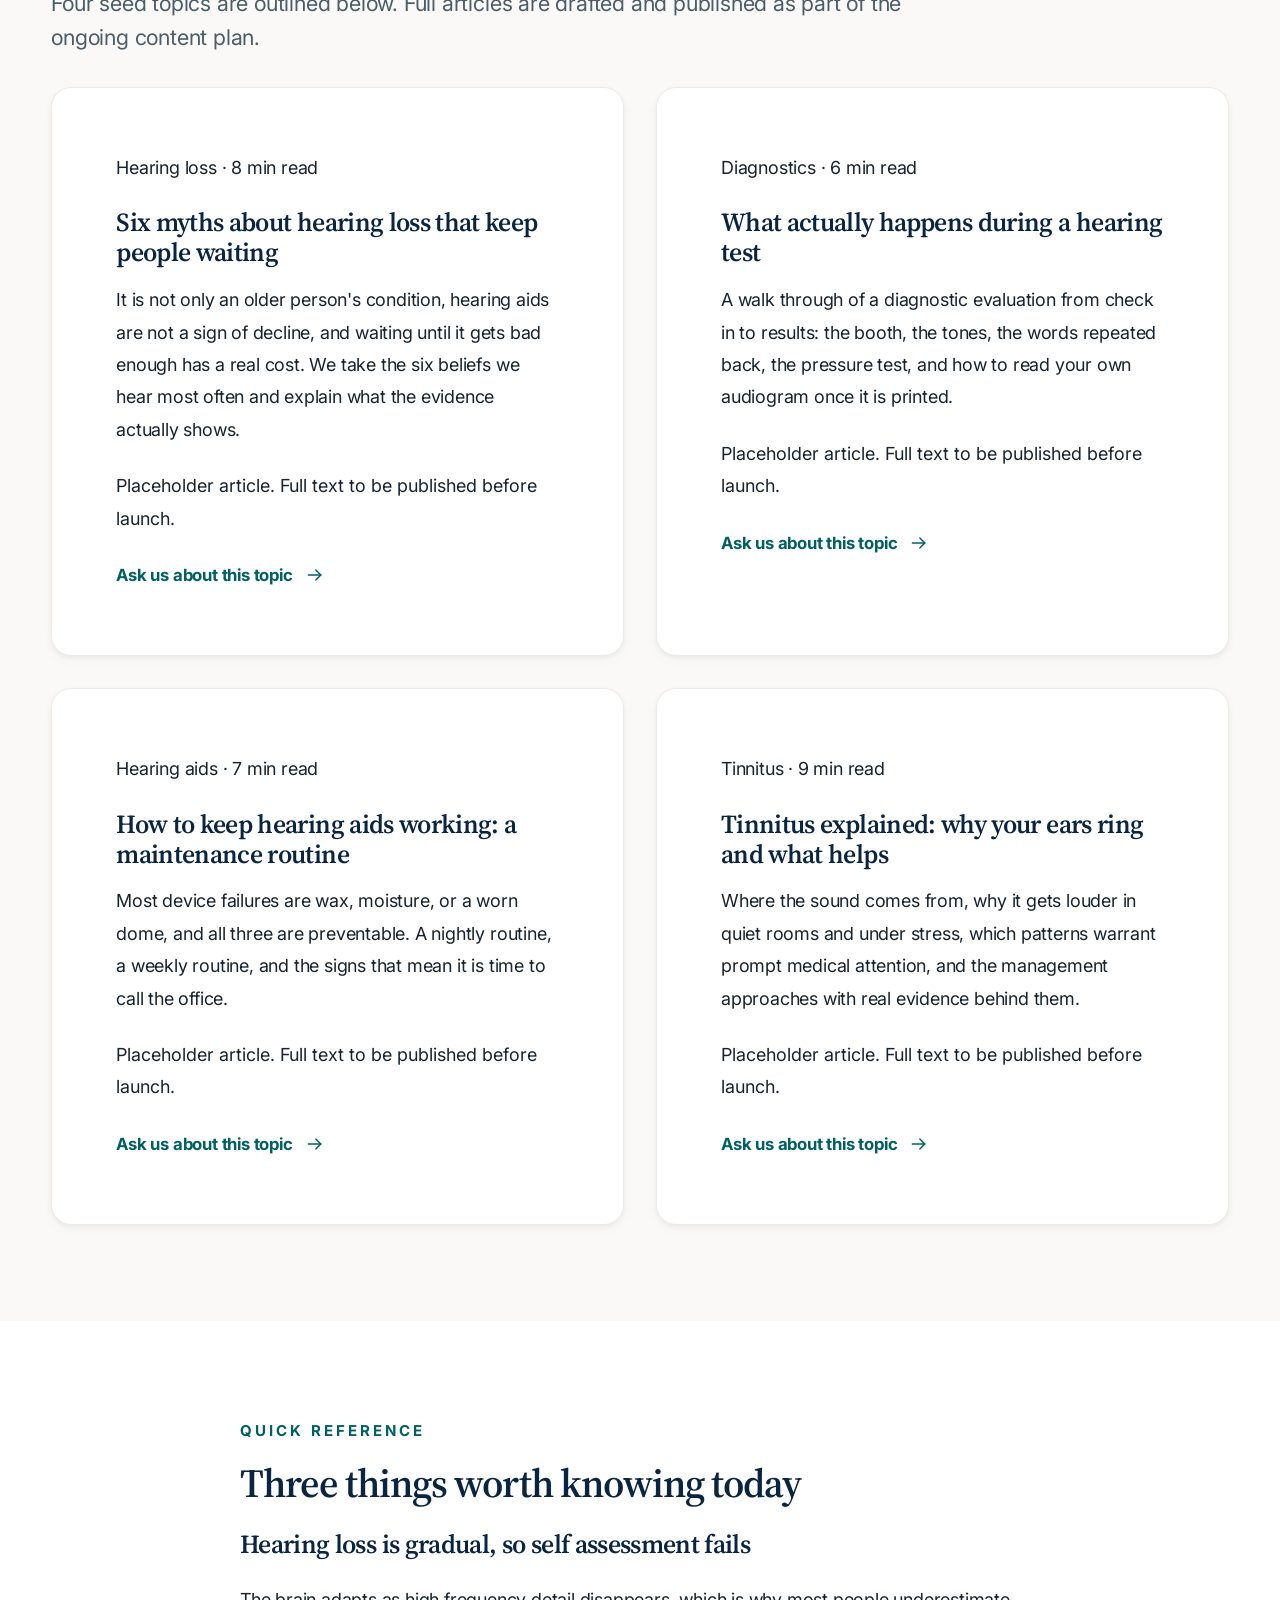
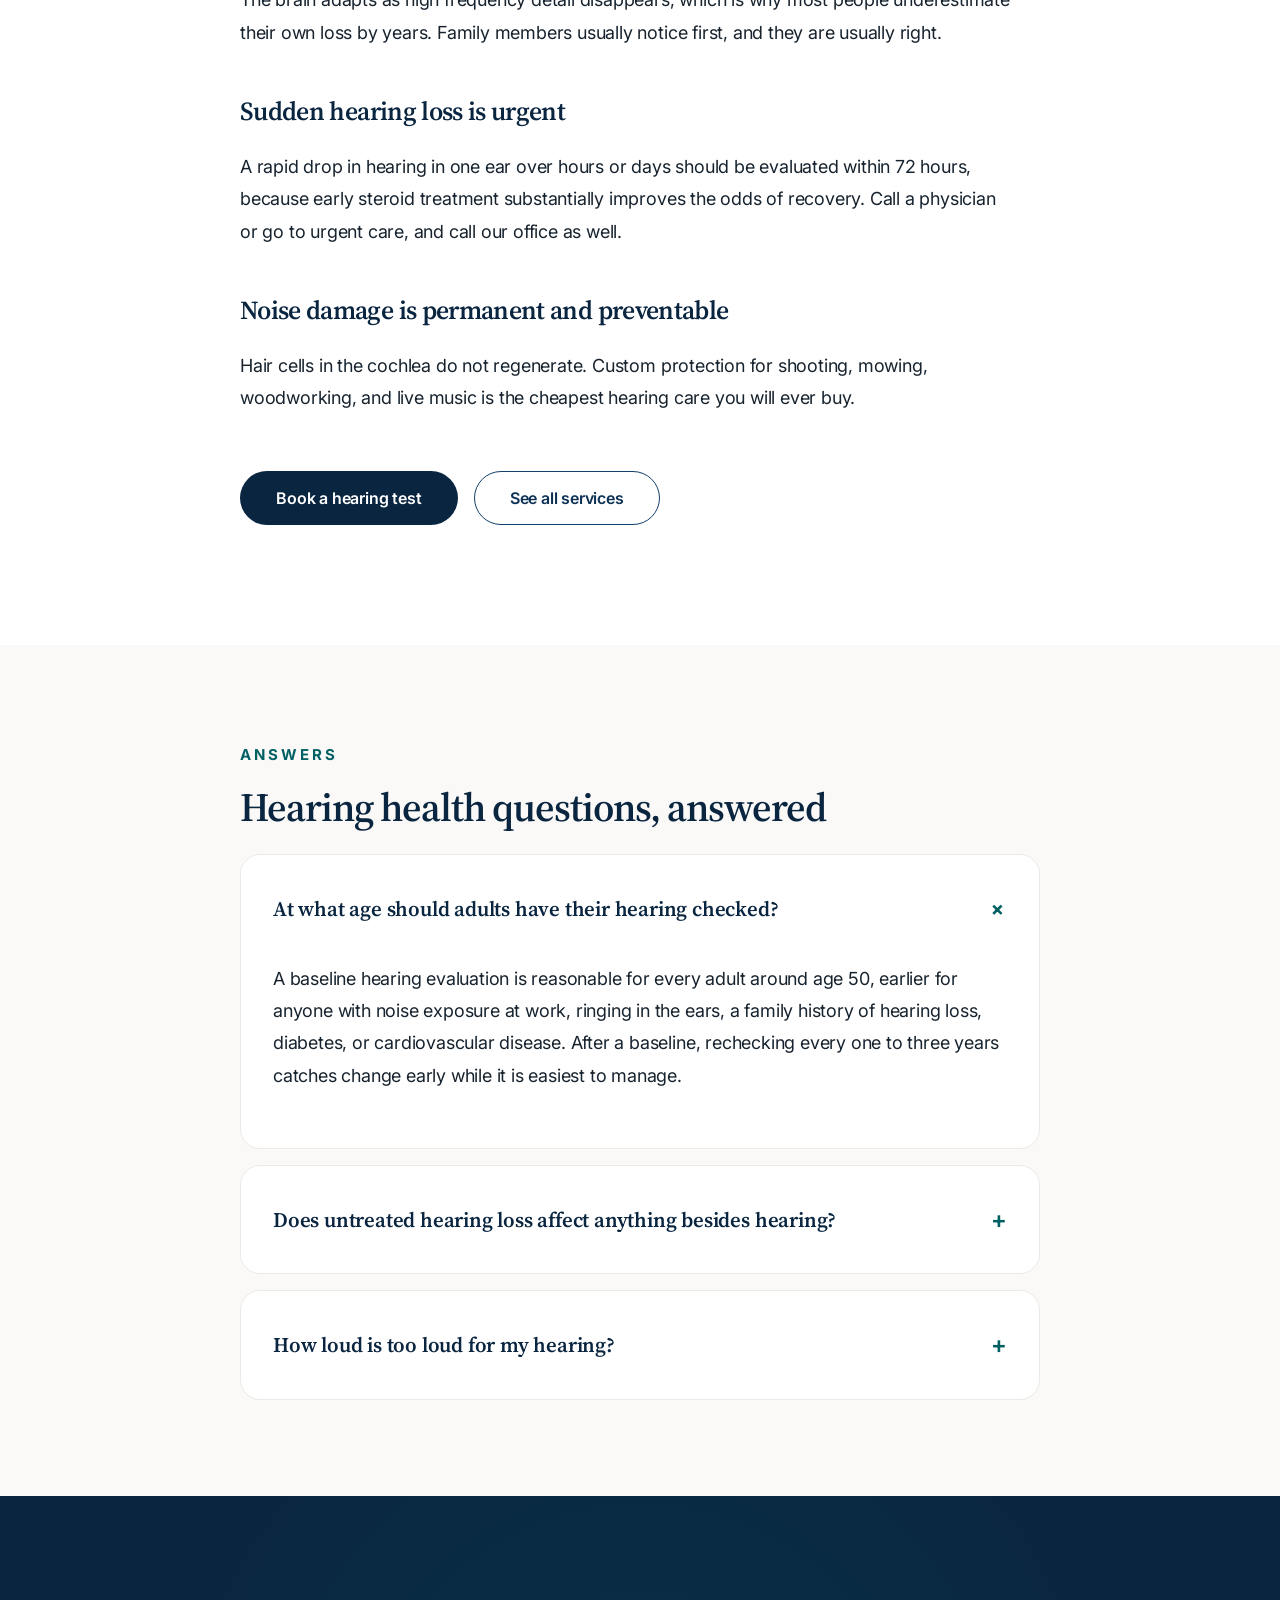
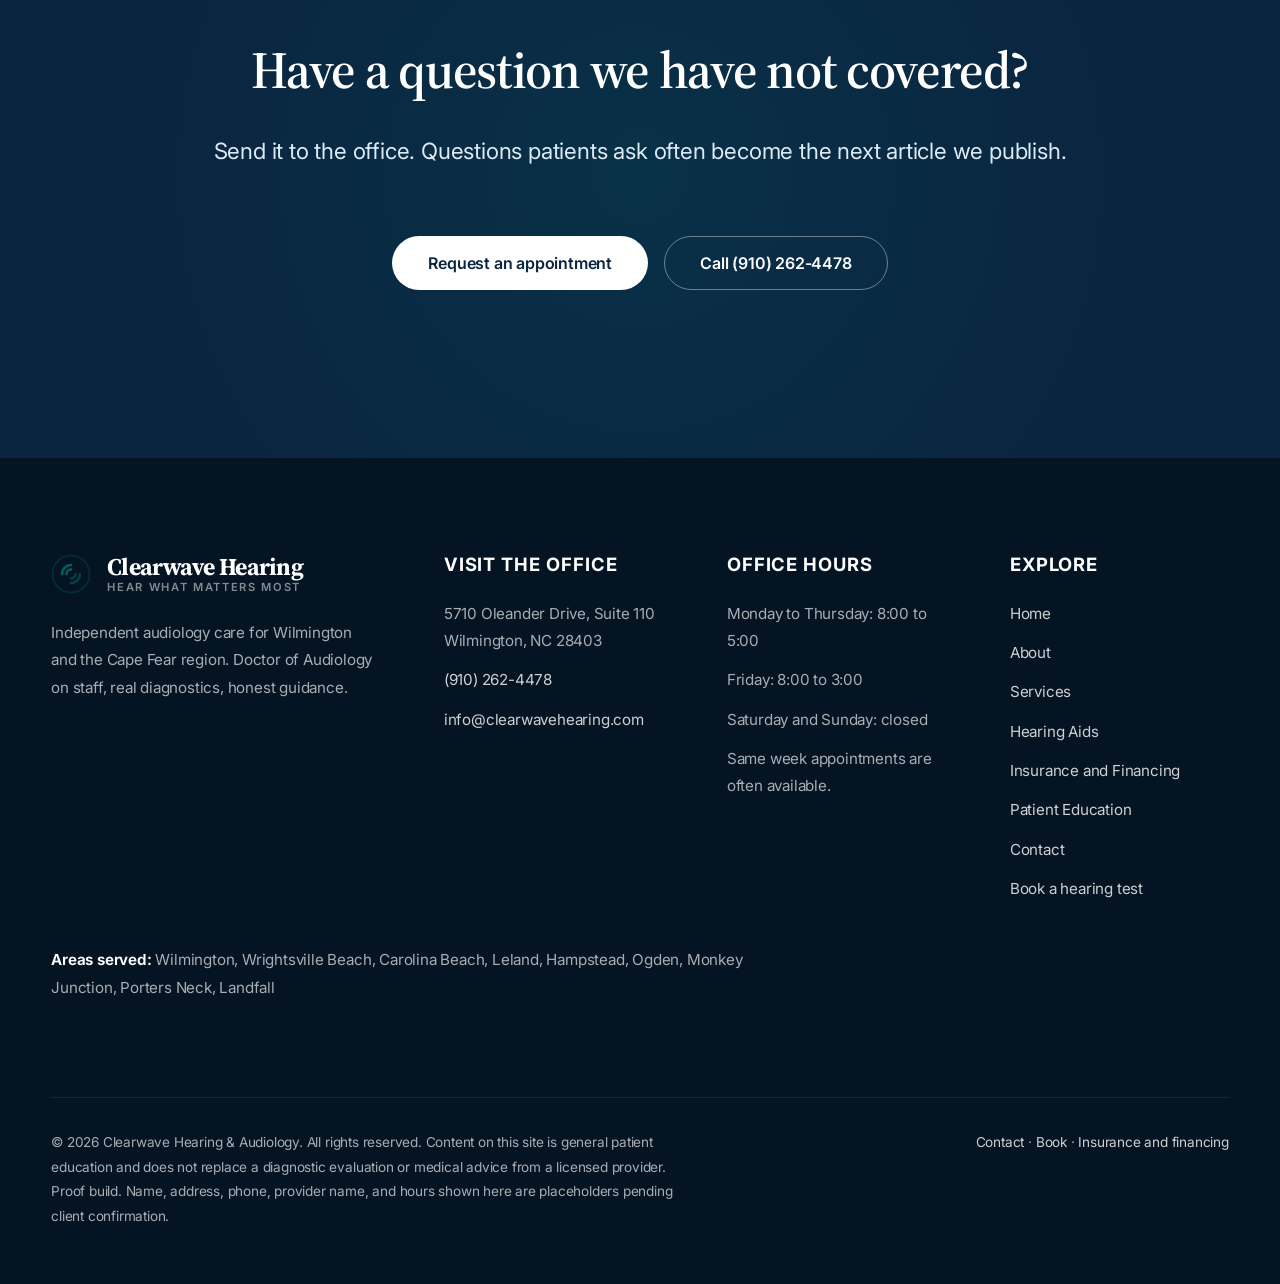
<file: blog.html>
<!DOCTYPE html>
<html lang="en">
<head>
  <meta charset="utf-8">
  <meta name="viewport" content="width=device-width, initial-scale=1">
  <title>Hearing Health Patient Education | Clearwave Hearing &amp; Audiology, Wilmington NC</title>
  <meta name="description" content="Plain language patient education on hearing loss, hearing tests, hearing aid care, and tinnitus from an independent audiology practice in Wilmington, NC.">
  <link rel="canonical" href="https://kinggavint.github.io/clearwave-hearing-proof/blog.html">
  <meta name="robots" content="index, follow, max-snippet:-1, max-image-preview:large">
  <meta name="geo.region" content="US-NC">
  <meta name="geo.placename" content="Wilmington, North Carolina">
  <meta property="og:type" content="website">
  <meta property="og:site_name" content="Clearwave Hearing &amp; Audiology">
  <meta property="og:title" content="Hearing Health Patient Education | Clearwave Hearing &amp; Audiology, Wilmington NC">
  <meta property="og:description" content="Plain language patient education on hearing loss, hearing tests, hearing aid care, and tinnitus from an independent audiology practice in Wilmington, NC.">
  <meta property="og:url" content="https://kinggavint.github.io/clearwave-hearing-proof/blog.html">
  <meta property="og:locale" content="en_US">
  <meta name="twitter:card" content="summary_large_image">
  <meta name="twitter:title" content="Hearing Health Patient Education | Clearwave Hearing &amp; Audiology, Wilmington NC">
  <meta name="twitter:description" content="Plain language patient education on hearing loss, hearing tests, hearing aid care, and tinnitus from an independent audiology practice in Wilmington, NC.">
  <link rel="icon" href="data:image/svg+xml,%3Csvg xmlns='http://www.w3.org/2000/svg' viewBox='0 0 32 32'%3E%3Crect width='32' height='32' rx='7' fill='%230a2540'/%3E%3Cg stroke='%232a9aa1' stroke-width='2.4' fill='none' stroke-linecap='round'%3E%3Cpath d='M8 16a8 8 0 0 1 8-8'/%3E%3Cpath d='M12 16a4 4 0 0 1 4-4'/%3E%3Cpath d='M16 24a8 8 0 0 0 8-8' opacity='.6'/%3E%3C/g%3E%3C/svg%3E">
  <link rel="preconnect" href="https://fonts.googleapis.com">
  <link rel="preconnect" href="https://fonts.gstatic.com" crossorigin>
  <link href="https://fonts.googleapis.com/css2?family=Inter:wght@400;500;600;700&amp;family=Source+Serif+4:opsz,wght@8..60,400;8..60,600;8..60,700&amp;display=swap" rel="stylesheet">
  <link rel="stylesheet" href="assets/css/site.css">
  <script type="application/ld+json">
{
  "@context": "https://schema.org",
  "@type": [
    "MedicalBusiness",
    "LocalBusiness",
    "AudiologyBusiness"
  ],
  "@id": "https://kinggavint.github.io/clearwave-hearing-proof/#practice",
  "name": "Clearwave Hearing & Audiology",
  "alternateName": "Clearwave Hearing and Audiology",
  "url": "https://kinggavint.github.io/clearwave-hearing-proof/",
  "logo": "https://kinggavint.github.io/clearwave-hearing-proof/assets/img/clearwave-logo.svg",
  "image": "https://kinggavint.github.io/clearwave-hearing-proof/assets/img/clearwave-logo.svg",
  "description": "Clearwave Hearing and Audiology is an independent audiology practice in Wilmington, North Carolina, offering diagnostic hearing evaluations, hearing aid fittings with real ear measurement, tinnitus management, and earwax removal for patients across the Cape Fear region.",
  "slogan": "Hear what matters most",
  "telephone": "(910) 262-4478",
  "email": "info@clearwavehearing.com",
  "priceRange": "$$",
  "currenciesAccepted": "USD",
  "paymentAccepted": "Cash, Check, Credit Card, HSA, FSA, CareCredit, Insurance",
  "medicalSpecialty": "Audiology",
  "address": {
    "@type": "PostalAddress",
    "streetAddress": "5710 Oleander Drive, Suite 110",
    "addressLocality": "Wilmington",
    "addressRegion": "NC",
    "postalCode": "28403",
    "addressCountry": "US"
  },
  "geo": {
    "@type": "GeoCoordinates",
    "latitude": 34.2144,
    "longitude": -77.8422
  },
  "hasMap": "https://www.google.com/maps/search/?api=1&query=5710+Oleander+Drive%2C+Suite+110%2C+Wilmington%2C+NC+28403",
  "areaServed": [
    {
      "@type": "City",
      "name": "Wilmington"
    },
    {
      "@type": "City",
      "name": "Wrightsville Beach"
    },
    {
      "@type": "City",
      "name": "Carolina Beach"
    },
    {
      "@type": "City",
      "name": "Leland"
    },
    {
      "@type": "City",
      "name": "Hampstead"
    },
    {
      "@type": "City",
      "name": "Ogden"
    },
    {
      "@type": "City",
      "name": "Monkey Junction"
    },
    {
      "@type": "City",
      "name": "Porters Neck"
    },
    {
      "@type": "City",
      "name": "Landfall"
    },
    {
      "@type": "City",
      "name": "Castle Hayne"
    }
  ],
  "openingHoursSpecification": [
    {
      "@type": "OpeningHoursSpecification",
      "dayOfWeek": [
        "Monday",
        "Tuesday",
        "Wednesday",
        "Thursday"
      ],
      "opens": "08:00",
      "closes": "17:00"
    },
    {
      "@type": "OpeningHoursSpecification",
      "dayOfWeek": "Friday",
      "opens": "08:00",
      "closes": "15:00"
    }
  ],
  "employee": {
    "@type": "Person",
    "name": "Dr. Renee Caldwell, Au.D.",
    "jobTitle": "Doctor of Audiology",
    "honorificSuffix": "Au.D."
  },
  "makesOffer": [
    {
      "@type": "Offer",
      "itemOffered": {
        "@type": "MedicalTest",
        "name": "Comprehensive hearing evaluation"
      }
    },
    {
      "@type": "Offer",
      "itemOffered": {
        "@type": "MedicalTest",
        "name": "Hearing aid fitting and programming"
      }
    },
    {
      "@type": "Offer",
      "itemOffered": {
        "@type": "MedicalTest",
        "name": "Real ear measurement verification"
      }
    },
    {
      "@type": "Offer",
      "itemOffered": {
        "@type": "MedicalTest",
        "name": "Tinnitus management"
      }
    },
    {
      "@type": "Offer",
      "itemOffered": {
        "@type": "MedicalTest",
        "name": "Earwax removal"
      }
    },
    {
      "@type": "Offer",
      "itemOffered": {
        "@type": "MedicalTest",
        "name": "Custom ear protection"
      }
    },
    {
      "@type": "Offer",
      "itemOffered": {
        "@type": "MedicalTest",
        "name": "Hearing aid maintenance and repair"
      }
    }
  ],
  "mainEntityOfPage": {
    "@type": "WebPage",
    "@id": "https://kinggavint.github.io/clearwave-hearing-proof/blog.html",
    "name": "Hearing Health Patient Education"
  }
}
</script>
    <script type="application/ld+json">
{
  "@context": "https://schema.org",
  "@type": "BreadcrumbList",
  "itemListElement": [
    {
      "@type": "ListItem",
      "position": 1,
      "name": "Home",
      "item": "https://kinggavint.github.io/clearwave-hearing-proof/index.html"
    },
    {
      "@type": "ListItem",
      "position": 2,
      "name": "Patient Education",
      "item": "https://kinggavint.github.io/clearwave-hearing-proof/blog.html"
    }
  ]
}
</script>
    <script type="application/ld+json">
{
  "@context": "https://schema.org",
  "@type": "FAQPage",
  "mainEntity": [
    {
      "@type": "Question",
      "name": "At what age should adults have their hearing checked?",
      "acceptedAnswer": {
        "@type": "Answer",
        "text": "A baseline hearing evaluation is reasonable for every adult around age 50, earlier for anyone with noise exposure at work, ringing in the ears, a family history of hearing loss, diabetes, or cardiovascular disease. After a baseline, rechecking every one to three years catches change early while it is easiest to manage."
      }
    },
    {
      "@type": "Question",
      "name": "Does untreated hearing loss affect anything besides hearing?",
      "acceptedAnswer": {
        "@type": "Answer",
        "text": "Research consistently links untreated hearing loss with social withdrawal, higher rates of depression, greater listening fatigue, increased fall risk, and faster cognitive decline in older adults. The mechanisms are still being studied, but the associations are strong enough that most clinicians treat early intervention as the prudent path."
      }
    },
    {
      "@type": "Question",
      "name": "How loud is too loud for my hearing?",
      "acceptedAnswer": {
        "@type": "Answer",
        "text": "Sustained exposure above roughly 85 decibels begins to damage hearing, and the safe exposure time halves with roughly every 3 decibel increase. Lawn equipment, power tools, concerts, and firearms all exceed that level. If you must raise your voice to be heard at arm's length, protection is warranted."
      }
    }
  ],
  "speakable": {
    "@type": "SpeakableSpecification",
    "cssSelector": ".faq-answer, .faq summary"
  }
}
</script>
    <script type="application/ld+json">
{
  "@context": "https://schema.org",
  "@type": "Blog",
  "@id": "https://kinggavint.github.io/clearwave-hearing-proof/blog.html",
  "name": "Clearwave patient education",
  "description": "Patient education on hearing loss, hearing tests, hearing aids, and tinnitus from an independent Wilmington, NC audiology practice.",
  "publisher": {
    "@id": "https://kinggavint.github.io/clearwave-hearing-proof/#practice"
  },
  "blogPost": [
    {
      "@type": "BlogPosting",
      "headline": "Six myths about hearing loss that keep people waiting",
      "articleSection": "Hearing loss",
      "description": "It is not only an older person's condition, hearing aids are not a sign of decline, and waiting until it gets bad enough has a real cost. We take the six beliefs we hear most often and explain what the evidence actually shows.",
      "author": {
        "@type": "Person",
        "name": "Dr. Renee Caldwell, Au.D."
      },
      "publisher": {
        "@id": "https://kinggavint.github.io/clearwave-hearing-proof/#practice"
      }
    },
    {
      "@type": "BlogPosting",
      "headline": "What actually happens during a hearing test",
      "articleSection": "Diagnostics",
      "description": "A walk through of a diagnostic evaluation from check in to results: the booth, the tones, the words repeated back, the pressure test, and how to read your own audiogram once it is printed.",
      "author": {
        "@type": "Person",
        "name": "Dr. Renee Caldwell, Au.D."
      },
      "publisher": {
        "@id": "https://kinggavint.github.io/clearwave-hearing-proof/#practice"
      }
    },
    {
      "@type": "BlogPosting",
      "headline": "How to keep hearing aids working: a maintenance routine",
      "articleSection": "Hearing aids",
      "description": "Most device failures are wax, moisture, or a worn dome, and all three are preventable. A nightly routine, a weekly routine, and the signs that mean it is time to call the office.",
      "author": {
        "@type": "Person",
        "name": "Dr. Renee Caldwell, Au.D."
      },
      "publisher": {
        "@id": "https://kinggavint.github.io/clearwave-hearing-proof/#practice"
      }
    },
    {
      "@type": "BlogPosting",
      "headline": "Tinnitus explained: why your ears ring and what helps",
      "articleSection": "Tinnitus",
      "description": "Where the sound comes from, why it gets louder in quiet rooms and under stress, which patterns warrant prompt medical attention, and the management approaches with real evidence behind them.",
      "author": {
        "@type": "Person",
        "name": "Dr. Renee Caldwell, Au.D."
      },
      "publisher": {
        "@id": "https://kinggavint.github.io/clearwave-hearing-proof/#practice"
      }
    }
  ]
}
</script>
</head>
<body>
  <a class="skip-link" href="#main">Skip to main content</a>

  <div class="topbar">
    <div class="wrap">
      <span class="topbar-item"><svg width="18" height="18" viewBox="0 0 24 24" fill="none" stroke="currentColor" stroke-width="1.7" stroke-linecap="round" stroke-linejoin="round" aria-hidden="true" focusable="false"><path d="M12 21s7-6.1 7-11a7 7 0 1 0-14 0c0 4.9 7 11 7 11Z"/><circle cx="12" cy="10" r="2.6"/></svg> 5710 Oleander Drive, Suite 110, Wilmington, NC 28403</span>
      <span class="topbar-item"><svg width="18" height="18" viewBox="0 0 24 24" fill="none" stroke="currentColor" stroke-width="1.7" stroke-linecap="round" stroke-linejoin="round" aria-hidden="true" focusable="false"><circle cx="12" cy="12" r="8.5"/><path d="M12 7.5V12l3.2 2"/></svg> Mon to Thu 8:00 to 5:00, Fri 8:00 to 3:00</span>
      <span class="topbar-item"><svg width="18" height="18" viewBox="0 0 24 24" fill="none" stroke="currentColor" stroke-width="1.7" stroke-linecap="round" stroke-linejoin="round" aria-hidden="true" focusable="false"><path d="M6.6 3.5 9 8l-2 1.8a12.5 12.5 0 0 0 5.2 5.2L14 13l4.5 2.4a1.7 1.7 0 0 1 .8 2l-.5 1.7a2 2 0 0 1-2.3 1.4C9.6 19.3 4.7 14.4 3.5 7.5A2 2 0 0 1 4.9 5.2l1.7-.5a1.7 1.7 0 0 1 2 .8Z"/></svg> <a href="tel:+19102624478">(910) 262-4478</a></span>
    </div>
  </div>

  <header class="site-header">
    <div class="wrap">
      <a class="brand" href="index.html">
        <svg class="brand-mark" width="40" height="40" viewBox="0 0 40 40" fill="none" aria-hidden="true" focusable="false">
      <circle cx="20" cy="20" r="18.5" stroke="currentColor" stroke-width="1.6" opacity="0.35"/>
      <path d="M11 20c0-5 4-9 9-9" stroke="currentColor" stroke-width="2.6" stroke-linecap="round"/>
      <path d="M15.5 20c0-2.5 2-4.5 4.5-4.5" stroke="currentColor" stroke-width="2.6" stroke-linecap="round"/>
      <path d="M20 24.5c2.5 0 4.5-2 4.5-4.5" stroke="currentColor" stroke-width="2.6" stroke-linecap="round" opacity="0.6"/>
      <path d="M20 29c5 0 9-4 9-9" stroke="currentColor" stroke-width="2.6" stroke-linecap="round" opacity="0.6"/>
    </svg>
        <span class="brand-text">
          <span class="brand-name">Clearwave Hearing</span>
          <span class="brand-tag">Hear what matters most</span>
        </span>
      </a>
      <button class="nav-toggle" type="button" aria-expanded="false" aria-controls="site-nav">
        <span class="nav-toggle-label">Menu</span>
        <svg width="20" height="20" viewBox="0 0 24 24" fill="none" stroke="currentColor" stroke-width="2" stroke-linecap="round" aria-hidden="true" focusable="false"><path d="M4 7h16M4 12h16M4 17h16"/></svg>
      </button>
      <nav class="site-nav" id="site-nav" aria-label="Main navigation">
        <ul>
          <li><a href="index.html">Home</a></li>
          <li><a href="about.html">About</a></li>
          <li><a href="services.html">Services</a></li>
          <li><a href="hearing-aids.html">Hearing Aids</a></li>
          <li><a href="insurance.html">Insurance and Financing</a></li>
          <li><a href="blog.html" aria-current="page">Patient Education</a></li>
          <li><a href="contact.html">Contact</a></li>
          <li class="nav-cta"><a href="book.html">Schedule my hearing test</a></li>
        </ul>
      </nav>
    </div>
  </header>


  <section class="page-hero">
    <div class="wrap">
      <span class="eyebrow">Patient education</span>
      <h1>Straight answers about hearing, without the sales angle</h1>
      <p>Short, plain language articles written for patients and for the adult children helping them decide what to do next.</p>
    </div>
  </section>


  <nav class="crumbs" aria-label="Breadcrumb">
    <div class="wrap"><ol><li><a href="index.html">Home</a></li><li><span aria-current="page">Patient Education</span></li></ol></div>
  </nav>

  <main id="main">
    <section class="section">
      <div class="wrap">
        <div class="split-wide">
          <div>
            <h2>Why we publish this</h2>
            <p>Most of what people read about hearing online is written to sell a device. Our patients arrive with real questions: whether their hearing is actually bad enough to act on, what a test involves, why a previous pair of hearing aids never worked, whether the ringing means something serious.</p>
            <p>These articles answer those questions the way we would answer them in the exam room. Nothing here replaces a diagnostic evaluation, and nothing here is trying to move a product.</p>
          </div>
          <aside class="card">
            <h3>Topics we cover</h3>
            <ul class="pill-list" style="margin:0;">
              <li>Hearing loss</li>
              <li>Diagnostics</li>
              <li>Hearing aids</li>
              <li>Tinnitus</li>
              <li>Hearing protection</li>
              <li>Insurance and cost</li>
            </ul>
          </aside>
        </div>
      </div>
    </section>

    <section class="section section-warm">
      <div class="wrap">
        <span class="eyebrow">Latest articles</span>
        <h2>Patient education library</h2>
        <p class="lead">Four seed topics are outlined below. Full articles are drafted and published as part of the ongoing content plan.</p>
        <div class="grid grid-2" style="margin-top:2rem;">
        <article class="card post-card">
          <div class="post-thumb" role="img" aria-label="Decorative gradient placeholder for the article image."></div>
          <p class="post-meta">Hearing loss &middot; 8 min read</p>
          <h3>Six myths about hearing loss that keep people waiting</h3>
          <p>It is not only an older person's condition, hearing aids are not a sign of decline, and waiting until it gets bad enough has a real cost. We take the six beliefs we hear most often and explain what the evidence actually shows.</p>
          <p class="post-meta" style="text-transform:none;letter-spacing:0;font-weight:400;">Placeholder article. Full text to be published before launch.</p>
          <a class="more-link" href="contact.html">Ask us about this topic <svg width="20" height="20" viewBox="0 0 24 24" fill="none" stroke="currentColor" stroke-width="1.7" stroke-linecap="round" stroke-linejoin="round" aria-hidden="true" focusable="false"><path d="M4 12h15"/><path d="m13 6 6 6-6 6"/></svg></a>
        </article>
        <article class="card post-card">
          <div class="post-thumb" role="img" aria-label="Decorative gradient placeholder for the article image."></div>
          <p class="post-meta">Diagnostics &middot; 6 min read</p>
          <h3>What actually happens during a hearing test</h3>
          <p>A walk through of a diagnostic evaluation from check in to results: the booth, the tones, the words repeated back, the pressure test, and how to read your own audiogram once it is printed.</p>
          <p class="post-meta" style="text-transform:none;letter-spacing:0;font-weight:400;">Placeholder article. Full text to be published before launch.</p>
          <a class="more-link" href="contact.html">Ask us about this topic <svg width="20" height="20" viewBox="0 0 24 24" fill="none" stroke="currentColor" stroke-width="1.7" stroke-linecap="round" stroke-linejoin="round" aria-hidden="true" focusable="false"><path d="M4 12h15"/><path d="m13 6 6 6-6 6"/></svg></a>
        </article>
        <article class="card post-card">
          <div class="post-thumb" role="img" aria-label="Decorative gradient placeholder for the article image."></div>
          <p class="post-meta">Hearing aids &middot; 7 min read</p>
          <h3>How to keep hearing aids working: a maintenance routine</h3>
          <p>Most device failures are wax, moisture, or a worn dome, and all three are preventable. A nightly routine, a weekly routine, and the signs that mean it is time to call the office.</p>
          <p class="post-meta" style="text-transform:none;letter-spacing:0;font-weight:400;">Placeholder article. Full text to be published before launch.</p>
          <a class="more-link" href="contact.html">Ask us about this topic <svg width="20" height="20" viewBox="0 0 24 24" fill="none" stroke="currentColor" stroke-width="1.7" stroke-linecap="round" stroke-linejoin="round" aria-hidden="true" focusable="false"><path d="M4 12h15"/><path d="m13 6 6 6-6 6"/></svg></a>
        </article>
        <article class="card post-card">
          <div class="post-thumb" role="img" aria-label="Decorative gradient placeholder for the article image."></div>
          <p class="post-meta">Tinnitus &middot; 9 min read</p>
          <h3>Tinnitus explained: why your ears ring and what helps</h3>
          <p>Where the sound comes from, why it gets louder in quiet rooms and under stress, which patterns warrant prompt medical attention, and the management approaches with real evidence behind them.</p>
          <p class="post-meta" style="text-transform:none;letter-spacing:0;font-weight:400;">Placeholder article. Full text to be published before launch.</p>
          <a class="more-link" href="contact.html">Ask us about this topic <svg width="20" height="20" viewBox="0 0 24 24" fill="none" stroke="currentColor" stroke-width="1.7" stroke-linecap="round" stroke-linejoin="round" aria-hidden="true" focusable="false"><path d="M4 12h15"/><path d="m13 6 6 6-6 6"/></svg></a>
        </article>
        </div>
      </div>
    </section>

    <section class="section">
      <div class="wrap wrap-narrow">
        <span class="eyebrow">Quick reference</span>
        <h2>Three things worth knowing today</h2>
        <div class="grid" style="gap:1.5rem;">
          <div class="note">
            <h3>Hearing loss is gradual, so self assessment fails</h3>
            <p>The brain adapts as high frequency detail disappears, which is why most people underestimate their own loss by years. Family members usually notice first, and they are usually right.</p>
          </div>
          <div class="note">
            <h3>Sudden hearing loss is urgent</h3>
            <p>A rapid drop in hearing in one ear over hours or days should be evaluated within 72 hours, because early steroid treatment substantially improves the odds of recovery. Call a physician or go to urgent care, and call our office as well.</p>
          </div>
          <div class="note">
            <h3>Noise damage is permanent and preventable</h3>
            <p>Hair cells in the cochlea do not regenerate. Custom protection for shooting, mowing, woodworking, and live music is the cheapest hearing care you will ever buy.</p>
          </div>
        </div>
        <div class="btn-row" style="margin-top:2rem;">
          <a class="btn btn-primary" href="book.html">Book a hearing test</a>
          <a class="btn btn-ghost" href="services.html">See all services</a>
        </div>
      </div>
    </section>

  <section class="section section-warm" id="faq">
    <div class="wrap wrap-narrow">
      <span class="eyebrow">Answers</span>
      <h2>Hearing health questions, answered</h2>
      <div class="faq">
        <details open>
          <summary>At what age should adults have their hearing checked?</summary>
          <div class="faq-body faq-answer">
            <p>A baseline hearing evaluation is reasonable for every adult around age 50, earlier for anyone with noise exposure at work, ringing in the ears, a family history of hearing loss, diabetes, or cardiovascular disease. After a baseline, rechecking every one to three years catches change early while it is easiest to manage.</p>
          </div>
        </details>
        <details>
          <summary>Does untreated hearing loss affect anything besides hearing?</summary>
          <div class="faq-body faq-answer">
            <p>Research consistently links untreated hearing loss with social withdrawal, higher rates of depression, greater listening fatigue, increased fall risk, and faster cognitive decline in older adults. The mechanisms are still being studied, but the associations are strong enough that most clinicians treat early intervention as the prudent path.</p>
          </div>
        </details>
        <details>
          <summary>How loud is too loud for my hearing?</summary>
          <div class="faq-body faq-answer">
            <p>Sustained exposure above roughly 85 decibels begins to damage hearing, and the safe exposure time halves with roughly every 3 decibel increase. Lawn equipment, power tools, concerts, and firearms all exceed that level. If you must raise your voice to be heard at arm's length, protection is warranted.</p>
          </div>
        </details>
      </div>
    </div>
  </section>


  <section class="cta-band">
    <div class="wrap center">
      <h2>Have a question we have not covered?</h2>
      <p>Send it to the office. Questions patients ask often become the next article we publish.</p>
      <div class="btn-row center">
        <a class="btn btn-light" href="book.html">Request an appointment</a>
        <a class="btn btn-outline-light" href="tel:+19102624478">Call (910) 262-4478</a>
      </div>
    </div>
  </section>

  </main>

  <footer class="site-footer">
    <div class="wrap">
      <div class="footer-grid">
        <div>
          <a class="brand" href="index.html">
            <svg class="brand-mark" width="40" height="40" viewBox="0 0 40 40" fill="none" aria-hidden="true" focusable="false">
      <circle cx="20" cy="20" r="18.5" stroke="currentColor" stroke-width="1.6" opacity="0.35"/>
      <path d="M11 20c0-5 4-9 9-9" stroke="currentColor" stroke-width="2.6" stroke-linecap="round"/>
      <path d="M15.5 20c0-2.5 2-4.5 4.5-4.5" stroke="currentColor" stroke-width="2.6" stroke-linecap="round"/>
      <path d="M20 24.5c2.5 0 4.5-2 4.5-4.5" stroke="currentColor" stroke-width="2.6" stroke-linecap="round" opacity="0.6"/>
      <path d="M20 29c5 0 9-4 9-9" stroke="currentColor" stroke-width="2.6" stroke-linecap="round" opacity="0.6"/>
    </svg>
            <span class="brand-text">
              <span class="brand-name">Clearwave Hearing</span>
              <span class="brand-tag">Hear what matters most</span>
            </span>
          </a>
          <p style="margin-top:1rem;">Independent audiology care for Wilmington and the Cape Fear region. Doctor of Audiology on staff, real diagnostics, honest guidance.</p>
        </div>
        <div>
          <h3>Visit the office</h3>
          <ul>
            <li>5710 Oleander Drive, Suite 110<br>Wilmington, NC 28403</li>
            <li><a href="tel:+19102624478">(910) 262-4478</a></li>
            <li><a href="mailto:info@clearwavehearing.com">info@clearwavehearing.com</a></li>
          </ul>
        </div>
        <div>
          <h3>Office hours</h3>
          <ul>
            <li>Monday to Thursday: 8:00 to 5:00</li>
            <li>Friday: 8:00 to 3:00</li>
            <li>Saturday and Sunday: closed</li>
            <li>Same week appointments are often available.</li>
          </ul>
        </div>
        <div>
          <h3>Explore</h3>
          <ul>
            <li><a href="index.html">Home</a></li>
            <li><a href="about.html">About</a></li>
            <li><a href="services.html">Services</a></li>
            <li><a href="hearing-aids.html">Hearing Aids</a></li>
            <li><a href="insurance.html">Insurance and Financing</a></li>
            <li><a href="blog.html">Patient Education</a></li>
            <li><a href="contact.html">Contact</a></li>
            <li><a href="book.html">Book a hearing test</a></li>
          </ul>
        </div>
      </div>
      <p style="margin-top:2rem;"><strong style="color:#fff;">Areas served:</strong> Wilmington, Wrightsville Beach, Carolina Beach, Leland, Hampstead, Ogden, Monkey Junction, Porters Neck, Landfall</p>
      <div class="footer-note">
        <p>&copy; <span data-year>2026</span> Clearwave Hearing &amp; Audiology. All rights reserved. Content on this site is general patient education and does not replace a diagnostic evaluation or medical advice from a licensed provider.
        <span class="placeholder-flag">Proof build. Name, address, phone, provider name, and hours shown here are placeholders pending client confirmation.</span></p>
        <p><a href="contact.html">Contact</a> &middot; <a href="book.html">Book</a> &middot; <a href="insurance.html">Insurance and financing</a></p>
      </div>
    </div>
  </footer>

  <script src="assets/js/site.js"></script>
</body>
</html>
</file>
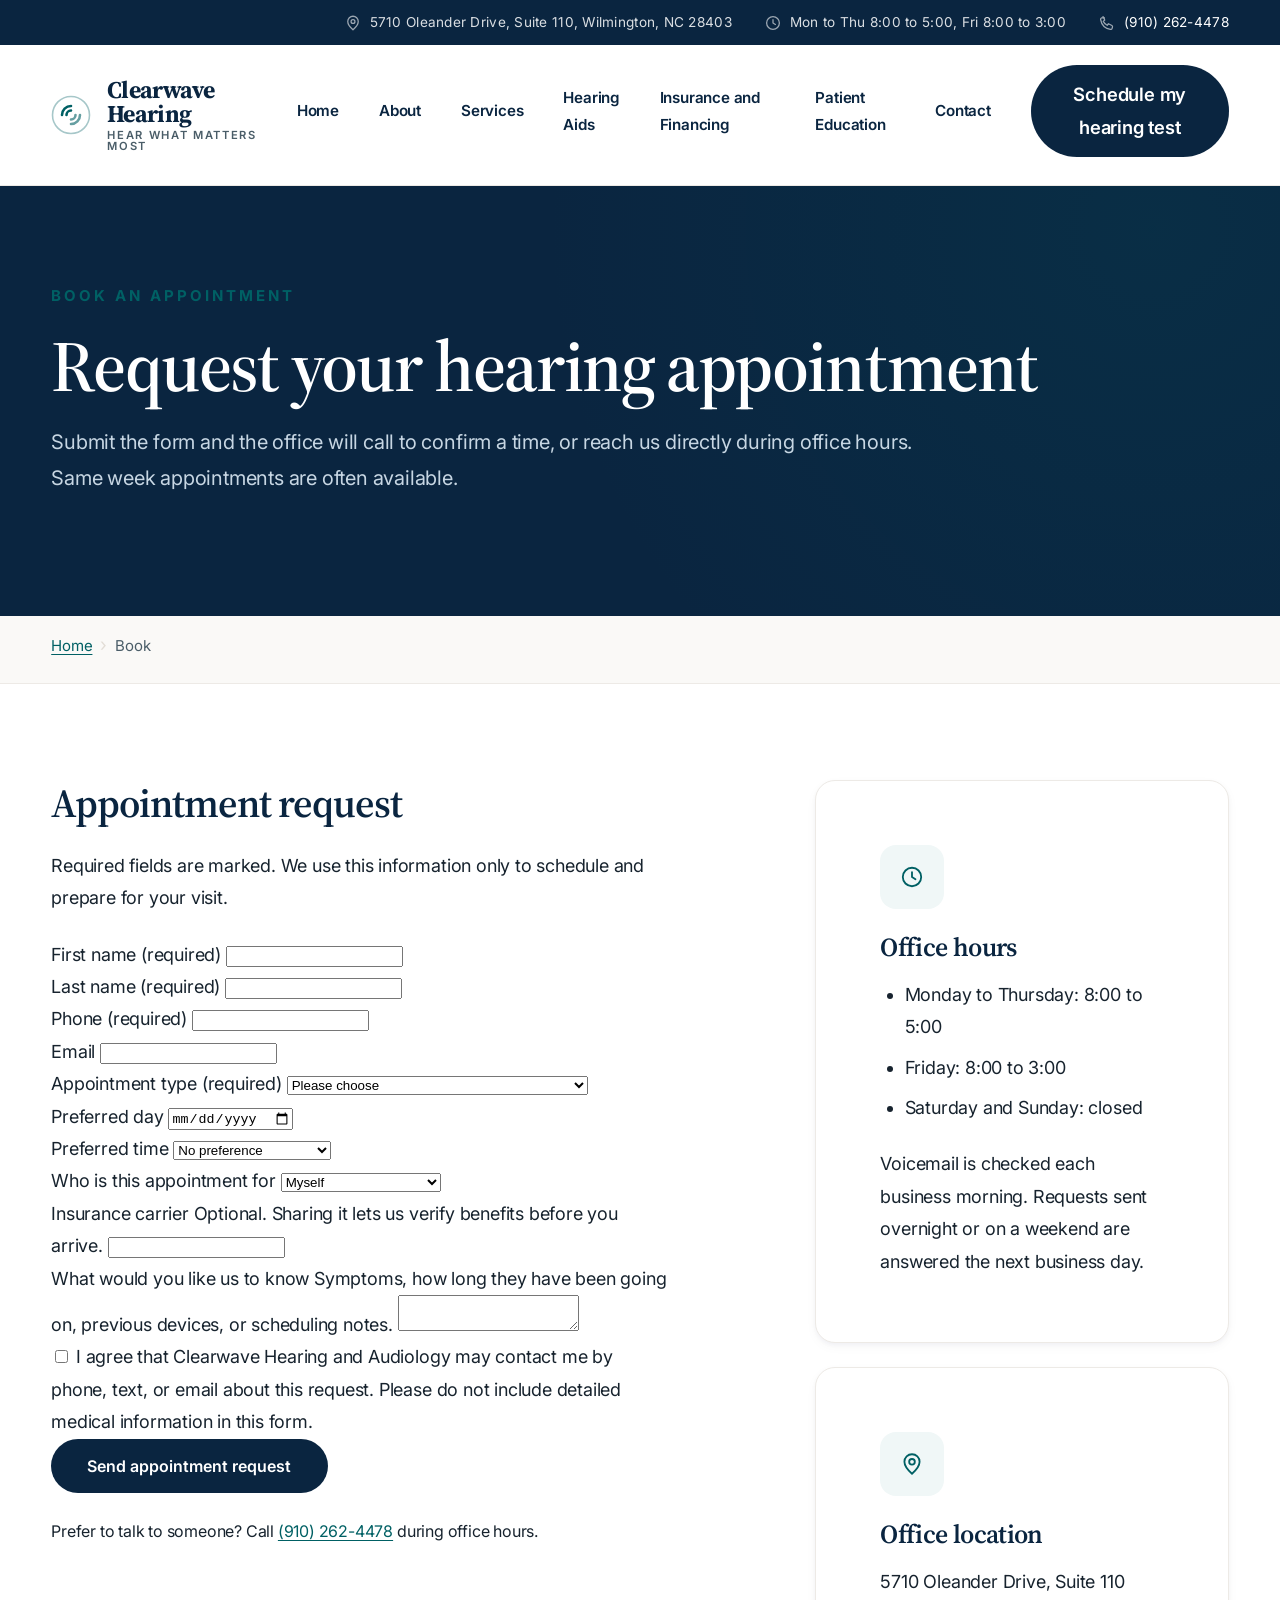
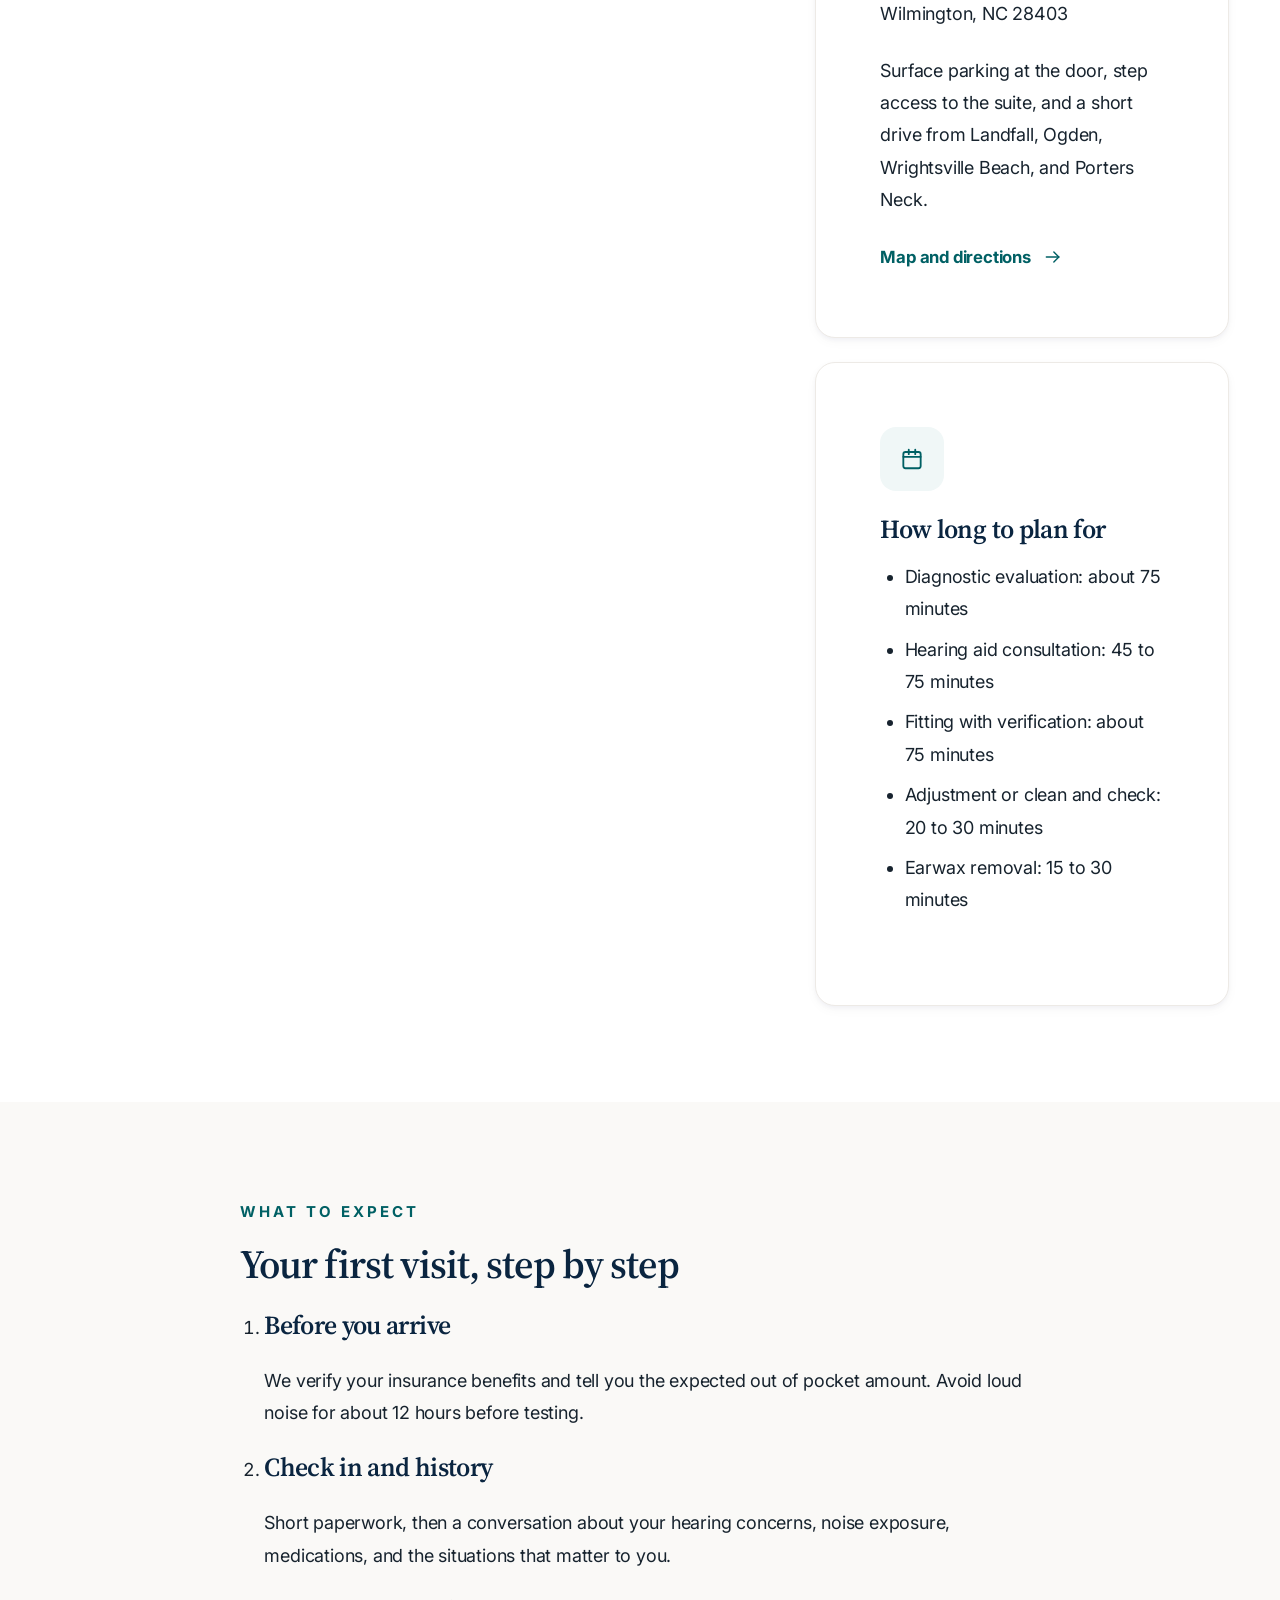
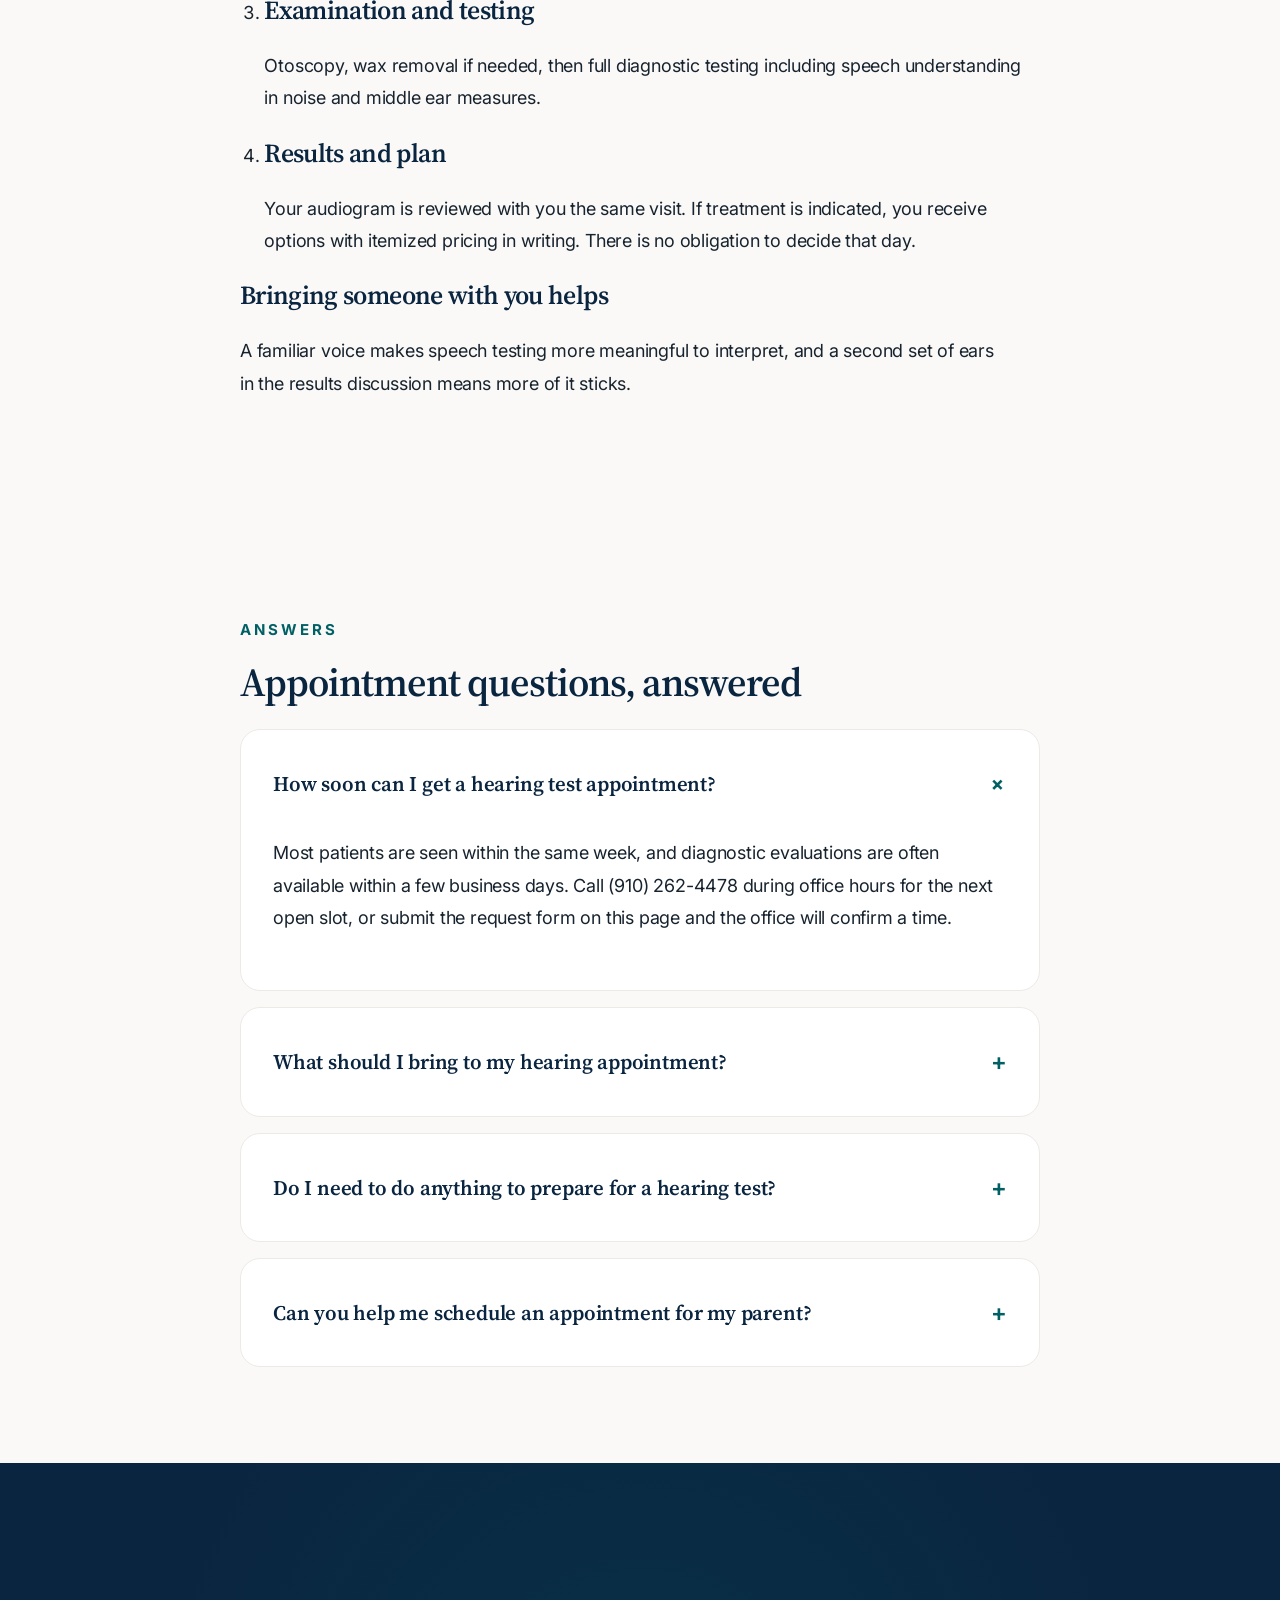
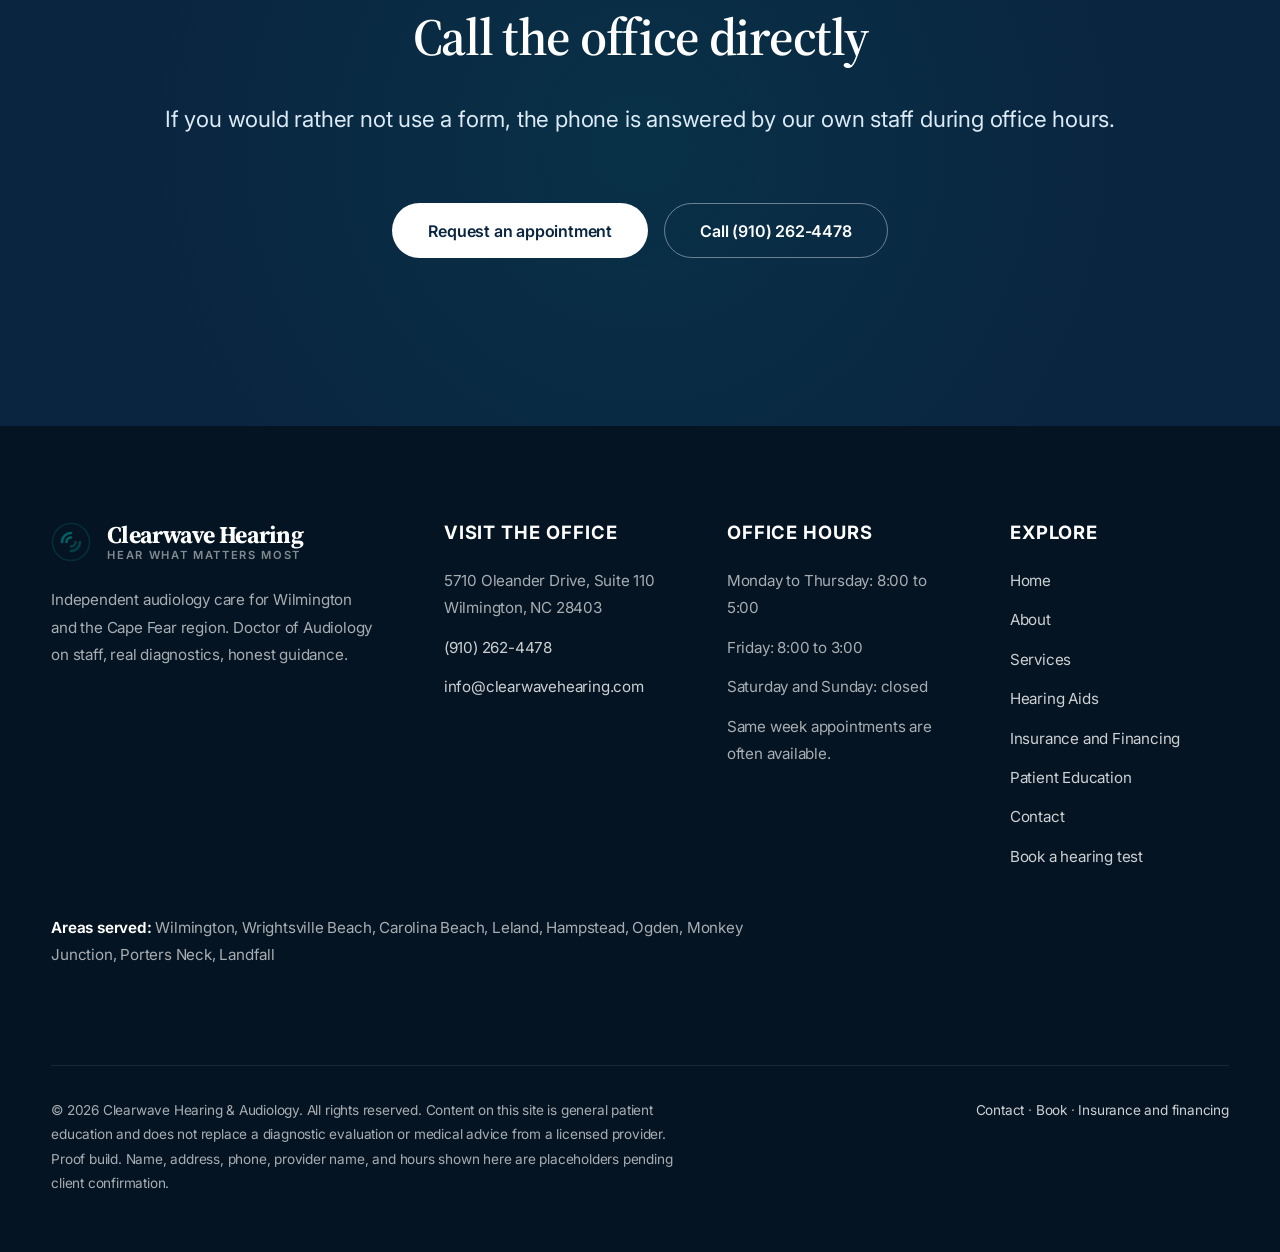
<file: book.html>
<!DOCTYPE html>
<html lang="en">
<head>
  <meta charset="utf-8">
  <meta name="viewport" content="width=device-width, initial-scale=1">
  <title>Book a Hearing Test in Wilmington, NC | Clearwave Hearing &amp; Audiology</title>
  <meta name="description" content="Request a diagnostic hearing evaluation, hearing aid consultation, tinnitus visit, or earwax removal in Wilmington, NC. Same week appointments are often available.">
  <link rel="canonical" href="https://kinggavint.github.io/clearwave-hearing-proof/book.html">
  <meta name="robots" content="index, follow, max-snippet:-1, max-image-preview:large">
  <meta name="geo.region" content="US-NC">
  <meta name="geo.placename" content="Wilmington, North Carolina">
  <meta property="og:type" content="website">
  <meta property="og:site_name" content="Clearwave Hearing &amp; Audiology">
  <meta property="og:title" content="Book a Hearing Test in Wilmington, NC | Clearwave Hearing &amp; Audiology">
  <meta property="og:description" content="Request a diagnostic hearing evaluation, hearing aid consultation, tinnitus visit, or earwax removal in Wilmington, NC. Same week appointments are often available.">
  <meta property="og:url" content="https://kinggavint.github.io/clearwave-hearing-proof/book.html">
  <meta property="og:locale" content="en_US">
  <meta name="twitter:card" content="summary_large_image">
  <meta name="twitter:title" content="Book a Hearing Test in Wilmington, NC | Clearwave Hearing &amp; Audiology">
  <meta name="twitter:description" content="Request a diagnostic hearing evaluation, hearing aid consultation, tinnitus visit, or earwax removal in Wilmington, NC. Same week appointments are often available.">
  <link rel="icon" href="data:image/svg+xml,%3Csvg xmlns='http://www.w3.org/2000/svg' viewBox='0 0 32 32'%3E%3Crect width='32' height='32' rx='7' fill='%230a2540'/%3E%3Cg stroke='%232a9aa1' stroke-width='2.4' fill='none' stroke-linecap='round'%3E%3Cpath d='M8 16a8 8 0 0 1 8-8'/%3E%3Cpath d='M12 16a4 4 0 0 1 4-4'/%3E%3Cpath d='M16 24a8 8 0 0 0 8-8' opacity='.6'/%3E%3C/g%3E%3C/svg%3E">
  <link rel="preconnect" href="https://fonts.googleapis.com">
  <link rel="preconnect" href="https://fonts.gstatic.com" crossorigin>
  <link href="https://fonts.googleapis.com/css2?family=Inter:wght@400;500;600;700&amp;family=Source+Serif+4:opsz,wght@8..60,400;8..60,600;8..60,700&amp;display=swap" rel="stylesheet">
  <link rel="stylesheet" href="assets/css/site.css">
  <script type="application/ld+json">
{
  "@context": "https://schema.org",
  "@type": [
    "MedicalBusiness",
    "LocalBusiness",
    "AudiologyBusiness"
  ],
  "@id": "https://kinggavint.github.io/clearwave-hearing-proof/#practice",
  "name": "Clearwave Hearing & Audiology",
  "alternateName": "Clearwave Hearing and Audiology",
  "url": "https://kinggavint.github.io/clearwave-hearing-proof/",
  "logo": "https://kinggavint.github.io/clearwave-hearing-proof/assets/img/clearwave-logo.svg",
  "image": "https://kinggavint.github.io/clearwave-hearing-proof/assets/img/clearwave-logo.svg",
  "description": "Clearwave Hearing and Audiology is an independent audiology practice in Wilmington, North Carolina, offering diagnostic hearing evaluations, hearing aid fittings with real ear measurement, tinnitus management, and earwax removal for patients across the Cape Fear region.",
  "slogan": "Hear what matters most",
  "telephone": "(910) 262-4478",
  "email": "info@clearwavehearing.com",
  "priceRange": "$$",
  "currenciesAccepted": "USD",
  "paymentAccepted": "Cash, Check, Credit Card, HSA, FSA, CareCredit, Insurance",
  "medicalSpecialty": "Audiology",
  "address": {
    "@type": "PostalAddress",
    "streetAddress": "5710 Oleander Drive, Suite 110",
    "addressLocality": "Wilmington",
    "addressRegion": "NC",
    "postalCode": "28403",
    "addressCountry": "US"
  },
  "geo": {
    "@type": "GeoCoordinates",
    "latitude": 34.2144,
    "longitude": -77.8422
  },
  "hasMap": "https://www.google.com/maps/search/?api=1&query=5710+Oleander+Drive%2C+Suite+110%2C+Wilmington%2C+NC+28403",
  "areaServed": [
    {
      "@type": "City",
      "name": "Wilmington"
    },
    {
      "@type": "City",
      "name": "Wrightsville Beach"
    },
    {
      "@type": "City",
      "name": "Carolina Beach"
    },
    {
      "@type": "City",
      "name": "Leland"
    },
    {
      "@type": "City",
      "name": "Hampstead"
    },
    {
      "@type": "City",
      "name": "Ogden"
    },
    {
      "@type": "City",
      "name": "Monkey Junction"
    },
    {
      "@type": "City",
      "name": "Porters Neck"
    },
    {
      "@type": "City",
      "name": "Landfall"
    },
    {
      "@type": "City",
      "name": "Castle Hayne"
    }
  ],
  "openingHoursSpecification": [
    {
      "@type": "OpeningHoursSpecification",
      "dayOfWeek": [
        "Monday",
        "Tuesday",
        "Wednesday",
        "Thursday"
      ],
      "opens": "08:00",
      "closes": "17:00"
    },
    {
      "@type": "OpeningHoursSpecification",
      "dayOfWeek": "Friday",
      "opens": "08:00",
      "closes": "15:00"
    }
  ],
  "employee": {
    "@type": "Person",
    "name": "Dr. Renee Caldwell, Au.D.",
    "jobTitle": "Doctor of Audiology",
    "honorificSuffix": "Au.D."
  },
  "makesOffer": [
    {
      "@type": "Offer",
      "itemOffered": {
        "@type": "MedicalTest",
        "name": "Comprehensive hearing evaluation"
      }
    },
    {
      "@type": "Offer",
      "itemOffered": {
        "@type": "MedicalTest",
        "name": "Hearing aid fitting and programming"
      }
    },
    {
      "@type": "Offer",
      "itemOffered": {
        "@type": "MedicalTest",
        "name": "Real ear measurement verification"
      }
    },
    {
      "@type": "Offer",
      "itemOffered": {
        "@type": "MedicalTest",
        "name": "Tinnitus management"
      }
    },
    {
      "@type": "Offer",
      "itemOffered": {
        "@type": "MedicalTest",
        "name": "Earwax removal"
      }
    },
    {
      "@type": "Offer",
      "itemOffered": {
        "@type": "MedicalTest",
        "name": "Custom ear protection"
      }
    },
    {
      "@type": "Offer",
      "itemOffered": {
        "@type": "MedicalTest",
        "name": "Hearing aid maintenance and repair"
      }
    }
  ],
  "mainEntityOfPage": {
    "@type": "WebPage",
    "@id": "https://kinggavint.github.io/clearwave-hearing-proof/book.html",
    "name": "Book a Hearing Test in Wilmington NC"
  }
}
</script>
    <script type="application/ld+json">
{
  "@context": "https://schema.org",
  "@type": "BreadcrumbList",
  "itemListElement": [
    {
      "@type": "ListItem",
      "position": 1,
      "name": "Home",
      "item": "https://kinggavint.github.io/clearwave-hearing-proof/index.html"
    },
    {
      "@type": "ListItem",
      "position": 2,
      "name": "Book",
      "item": "https://kinggavint.github.io/clearwave-hearing-proof/book.html"
    }
  ]
}
</script>
    <script type="application/ld+json">
{
  "@context": "https://schema.org",
  "@type": "FAQPage",
  "mainEntity": [
    {
      "@type": "Question",
      "name": "How soon can I get a hearing test appointment?",
      "acceptedAnswer": {
        "@type": "Answer",
        "text": "Most patients are seen within the same week, and diagnostic evaluations are often available within a few business days. Call (910) 262-4478 during office hours for the next open slot, or submit the request form on this page and the office will confirm a time."
      }
    },
    {
      "@type": "Question",
      "name": "What should I bring to my hearing appointment?",
      "acceptedAnswer": {
        "@type": "Answer",
        "text": "Bring a photo ID, your insurance card, a list of current medications, any prior audiograms or hearing records you have, your current hearing aids and chargers if you wear them, and if possible a spouse, adult child, or friend who can help you remember the discussion."
      }
    },
    {
      "@type": "Question",
      "name": "Do I need to do anything to prepare for a hearing test?",
      "acceptedAnswer": {
        "@type": "Answer",
        "text": "Avoid loud noise exposure for about 12 hours before testing, since temporary threshold shift can skew results. Do not attempt to clean wax out yourself. If you have an active ear infection, drainage, or pain, call the office first so we can advise whether to reschedule or see a physician."
      }
    },
    {
      "@type": "Question",
      "name": "Can you help me schedule an appointment for my parent?",
      "acceptedAnswer": {
        "@type": "Answer",
        "text": "Yes. Adult children arrange a large share of our evaluations. You can submit this form on a parent's behalf, and we will call to confirm details with whichever of you should be the main contact. Please plan to attend the visit if you can."
      }
    }
  ],
  "speakable": {
    "@type": "SpeakableSpecification",
    "cssSelector": ".faq-answer, .faq summary"
  }
}
</script>
    <script type="application/ld+json">
{
  "@context": "https://schema.org",
  "@type": "WebPage",
  "@id": "https://kinggavint.github.io/clearwave-hearing-proof/book.html",
  "name": "Book an appointment",
  "speakable": {
    "@type": "SpeakableSpecification",
    "cssSelector": [
      ".page-hero h1",
      ".page-hero p",
      ".faq-answer"
    ]
  },
  "potentialAction": {
    "@type": "ReserveAction",
    "target": {
      "@type": "EntryPoint",
      "urlTemplate": "https://kinggavint.github.io/clearwave-hearing-proof/book.html",
      "actionPlatform": [
        "http://schema.org/DesktopWebPlatform",
        "http://schema.org/MobileWebPlatform"
      ]
    },
    "result": {
      "@type": "Reservation",
      "name": "Audiology appointment request"
    }
  }
}
</script>
</head>
<body>
  <a class="skip-link" href="#main">Skip to main content</a>

  <div class="topbar">
    <div class="wrap">
      <span class="topbar-item"><svg width="18" height="18" viewBox="0 0 24 24" fill="none" stroke="currentColor" stroke-width="1.7" stroke-linecap="round" stroke-linejoin="round" aria-hidden="true" focusable="false"><path d="M12 21s7-6.1 7-11a7 7 0 1 0-14 0c0 4.9 7 11 7 11Z"/><circle cx="12" cy="10" r="2.6"/></svg> 5710 Oleander Drive, Suite 110, Wilmington, NC 28403</span>
      <span class="topbar-item"><svg width="18" height="18" viewBox="0 0 24 24" fill="none" stroke="currentColor" stroke-width="1.7" stroke-linecap="round" stroke-linejoin="round" aria-hidden="true" focusable="false"><circle cx="12" cy="12" r="8.5"/><path d="M12 7.5V12l3.2 2"/></svg> Mon to Thu 8:00 to 5:00, Fri 8:00 to 3:00</span>
      <span class="topbar-item"><svg width="18" height="18" viewBox="0 0 24 24" fill="none" stroke="currentColor" stroke-width="1.7" stroke-linecap="round" stroke-linejoin="round" aria-hidden="true" focusable="false"><path d="M6.6 3.5 9 8l-2 1.8a12.5 12.5 0 0 0 5.2 5.2L14 13l4.5 2.4a1.7 1.7 0 0 1 .8 2l-.5 1.7a2 2 0 0 1-2.3 1.4C9.6 19.3 4.7 14.4 3.5 7.5A2 2 0 0 1 4.9 5.2l1.7-.5a1.7 1.7 0 0 1 2 .8Z"/></svg> <a href="tel:+19102624478">(910) 262-4478</a></span>
    </div>
  </div>

  <header class="site-header">
    <div class="wrap">
      <a class="brand" href="index.html">
        <svg class="brand-mark" width="40" height="40" viewBox="0 0 40 40" fill="none" aria-hidden="true" focusable="false">
      <circle cx="20" cy="20" r="18.5" stroke="currentColor" stroke-width="1.6" opacity="0.35"/>
      <path d="M11 20c0-5 4-9 9-9" stroke="currentColor" stroke-width="2.6" stroke-linecap="round"/>
      <path d="M15.5 20c0-2.5 2-4.5 4.5-4.5" stroke="currentColor" stroke-width="2.6" stroke-linecap="round"/>
      <path d="M20 24.5c2.5 0 4.5-2 4.5-4.5" stroke="currentColor" stroke-width="2.6" stroke-linecap="round" opacity="0.6"/>
      <path d="M20 29c5 0 9-4 9-9" stroke="currentColor" stroke-width="2.6" stroke-linecap="round" opacity="0.6"/>
    </svg>
        <span class="brand-text">
          <span class="brand-name">Clearwave Hearing</span>
          <span class="brand-tag">Hear what matters most</span>
        </span>
      </a>
      <button class="nav-toggle" type="button" aria-expanded="false" aria-controls="site-nav">
        <span class="nav-toggle-label">Menu</span>
        <svg width="20" height="20" viewBox="0 0 24 24" fill="none" stroke="currentColor" stroke-width="2" stroke-linecap="round" aria-hidden="true" focusable="false"><path d="M4 7h16M4 12h16M4 17h16"/></svg>
      </button>
      <nav class="site-nav" id="site-nav" aria-label="Main navigation">
        <ul>
          <li><a href="index.html">Home</a></li>
          <li><a href="about.html">About</a></li>
          <li><a href="services.html">Services</a></li>
          <li><a href="hearing-aids.html">Hearing Aids</a></li>
          <li><a href="insurance.html">Insurance and Financing</a></li>
          <li><a href="blog.html">Patient Education</a></li>
          <li><a href="contact.html">Contact</a></li>
          <li class="nav-cta"><a href="book.html">Schedule my hearing test</a></li>
        </ul>
      </nav>
    </div>
  </header>


  <section class="page-hero">
    <div class="wrap">
      <span class="eyebrow">Book an appointment</span>
      <h1>Request your hearing appointment</h1>
      <p>Submit the form and the office will call to confirm a time, or reach us directly during office hours. Same week appointments are often available.</p>
    </div>
  </section>


  <nav class="crumbs" aria-label="Breadcrumb">
    <div class="wrap"><ol><li><a href="index.html">Home</a></li><li><span aria-current="page">Book</span></li></ol></div>
  </nav>

  <main id="main">
    <section class="section">
      <div class="wrap">
        <div class="split-wide">
          <div>
            <form class="form-card" data-proof-form action="#" method="post" novalidate>
              <h2>Appointment request</h2>
              <p>Required fields are marked. We use this information only to schedule and prepare for your visit.</p>
              <div class="field-row">
                <div class="field">
                  <label for="first-name">First name (required)</label>
                  <input id="first-name" name="first-name" type="text" autocomplete="given-name" required>
                </div>
                <div class="field">
                  <label for="last-name">Last name (required)</label>
                  <input id="last-name" name="last-name" type="text" autocomplete="family-name" required>
                </div>
              </div>
              <div class="field-row">
                <div class="field">
                  <label for="phone">Phone (required)</label>
                  <input id="phone" name="phone" type="tel" autocomplete="tel" required>
                </div>
                <div class="field">
                  <label for="email">Email</label>
                  <input id="email" name="email" type="email" autocomplete="email">
                </div>
              </div>
              <div class="field">
                <label for="appointment-type">Appointment type (required)</label>
                <select id="appointment-type" name="appointment-type" required>
                  <option value="">Please choose</option>
                <option>Comprehensive hearing evaluation</option>
                <option>Hearing aid consultation</option>
                <option>Hearing aid fitting or adjustment</option>
                <option>Hearing aid repair or maintenance</option>
                <option>Tinnitus evaluation</option>
                <option>Earwax removal</option>
                <option>Custom ear protection or earmold impressions</option>
                <option>Annual hearing recheck</option>
                <option>Second opinion on a previous recommendation</option>
                <option>Not sure yet, please advise</option>
                </select>
              </div>
              <div class="field-row">
                <div class="field">
                  <label for="preferred-day">Preferred day</label>
                  <input id="preferred-day" name="preferred-day" type="date">
                </div>
                <div class="field">
                  <label for="preferred-time">Preferred time</label>
                  <select id="preferred-time" name="preferred-time">
                    <option value="">No preference</option>
                    <option>Morning, 8:00 to 11:00</option>
                    <option>Midday, 11:00 to 1:00</option>
                    <option>Afternoon, 1:00 to 5:00</option>
                  </select>
                </div>
              </div>
              <div class="field">
                <label for="patient-for">Who is this appointment for</label>
                <select id="patient-for" name="patient-for">
                  <option>Myself</option>
                  <option>My spouse or partner</option>
                  <option>My parent</option>
                  <option>Another family member</option>
                </select>
              </div>
              <div class="field">
                <label for="insurance">Insurance carrier
                  <span class="hint">Optional. Sharing it lets us verify benefits before you arrive.</span>
                </label>
                <input id="insurance" name="insurance" type="text">
              </div>
              <div class="field">
                <label for="message">What would you like us to know
                  <span class="hint">Symptoms, how long they have been going on, previous devices, or scheduling notes.</span>
                </label>
                <textarea id="message" name="message"></textarea>
              </div>
              <div class="field consent">
                <input id="consent" name="consent" type="checkbox" required>
                <label for="consent">I agree that Clearwave Hearing and Audiology may contact me by phone, text, or email about this request. Please do not include detailed medical information in this form.</label>
              </div>
              <button class="btn btn-primary" type="submit">Send appointment request</button>
              <p class="form-status" hidden></p>
              <p style="margin-top:1.5rem;font-size:1rem;">Prefer to talk to someone? Call <a href="tel:+19102624478">(910) 262-4478</a> during office hours.</p>
            </form>
          </div>
          <aside>
            <div class="card" style="margin-bottom:1.5rem;">
              <span class="card-icon"><svg width="26" height="26" viewBox="0 0 24 24" fill="none" stroke="currentColor" stroke-width="1.7" stroke-linecap="round" stroke-linejoin="round" aria-hidden="true" focusable="false"><circle cx="12" cy="12" r="8.5"/><path d="M12 7.5V12l3.2 2"/></svg></span>
              <h3>Office hours</h3>
              <ul>
                <li>Monday to Thursday: 8:00 to 5:00</li>
                <li>Friday: 8:00 to 3:00</li>
                <li>Saturday and Sunday: closed</li>
              </ul>
              <p>Voicemail is checked each business morning. Requests sent overnight or on a weekend are answered the next business day.</p>
            </div>
            <div class="card" style="margin-bottom:1.5rem;">
              <span class="card-icon"><svg width="26" height="26" viewBox="0 0 24 24" fill="none" stroke="currentColor" stroke-width="1.7" stroke-linecap="round" stroke-linejoin="round" aria-hidden="true" focusable="false"><path d="M12 21s7-6.1 7-11a7 7 0 1 0-14 0c0 4.9 7 11 7 11Z"/><circle cx="12" cy="10" r="2.6"/></svg></span>
              <h3>Office location</h3>
              <p>5710 Oleander Drive, Suite 110<br>Wilmington, NC 28403</p>
              <p>Surface parking at the door, step access to the suite, and a short drive from Landfall, Ogden, Wrightsville Beach, and Porters Neck.</p>
              <a class="more-link" href="contact.html">Map and directions <svg width="20" height="20" viewBox="0 0 24 24" fill="none" stroke="currentColor" stroke-width="1.7" stroke-linecap="round" stroke-linejoin="round" aria-hidden="true" focusable="false"><path d="M4 12h15"/><path d="m13 6 6 6-6 6"/></svg></a>
            </div>
            <div class="card">
              <span class="card-icon"><svg width="26" height="26" viewBox="0 0 24 24" fill="none" stroke="currentColor" stroke-width="1.7" stroke-linecap="round" stroke-linejoin="round" aria-hidden="true" focusable="false"><rect x="4" y="5.5" width="16" height="15" rx="2"/><path d="M4 10h16M9 3.5v4M15 3.5v4"/></svg></span>
              <h3>How long to plan for</h3>
              <ul>
                <li>Diagnostic evaluation: about 75 minutes</li>
                <li>Hearing aid consultation: 45 to 75 minutes</li>
                <li>Fitting with verification: about 75 minutes</li>
                <li>Adjustment or clean and check: 20 to 30 minutes</li>
                <li>Earwax removal: 15 to 30 minutes</li>
              </ul>
            </div>
          </aside>
        </div>
      </div>
    </section>

    <section class="section section-warm">
      <div class="wrap wrap-narrow">
        <span class="eyebrow">What to expect</span>
        <h2>Your first visit, step by step</h2>
        <ol class="steps">
          <li>
            <h3>Before you arrive</h3>
            <p>We verify your insurance benefits and tell you the expected out of pocket amount. Avoid loud noise for about 12 hours before testing.</p>
          </li>
          <li>
            <h3>Check in and history</h3>
            <p>Short paperwork, then a conversation about your hearing concerns, noise exposure, medications, and the situations that matter to you.</p>
          </li>
          <li>
            <h3>Examination and testing</h3>
            <p>Otoscopy, wax removal if needed, then full diagnostic testing including speech understanding in noise and middle ear measures.</p>
          </li>
          <li>
            <h3>Results and plan</h3>
            <p>Your audiogram is reviewed with you the same visit. If treatment is indicated, you receive options with itemized pricing in writing. There is no obligation to decide that day.</p>
          </li>
        </ol>
        <div class="note">
          <h3>Bringing someone with you helps</h3>
          <p>A familiar voice makes speech testing more meaningful to interpret, and a second set of ears in the results discussion means more of it sticks.</p>
        </div>
      </div>
    </section>

  <section class="section section-warm" id="faq">
    <div class="wrap wrap-narrow">
      <span class="eyebrow">Answers</span>
      <h2>Appointment questions, answered</h2>
      <div class="faq">
        <details open>
          <summary>How soon can I get a hearing test appointment?</summary>
          <div class="faq-body faq-answer">
            <p>Most patients are seen within the same week, and diagnostic evaluations are often available within a few business days. Call (910) 262-4478 during office hours for the next open slot, or submit the request form on this page and the office will confirm a time.</p>
          </div>
        </details>
        <details>
          <summary>What should I bring to my hearing appointment?</summary>
          <div class="faq-body faq-answer">
            <p>Bring a photo ID, your insurance card, a list of current medications, any prior audiograms or hearing records you have, your current hearing aids and chargers if you wear them, and if possible a spouse, adult child, or friend who can help you remember the discussion.</p>
          </div>
        </details>
        <details>
          <summary>Do I need to do anything to prepare for a hearing test?</summary>
          <div class="faq-body faq-answer">
            <p>Avoid loud noise exposure for about 12 hours before testing, since temporary threshold shift can skew results. Do not attempt to clean wax out yourself. If you have an active ear infection, drainage, or pain, call the office first so we can advise whether to reschedule or see a physician.</p>
          </div>
        </details>
        <details>
          <summary>Can you help me schedule an appointment for my parent?</summary>
          <div class="faq-body faq-answer">
            <p>Yes. Adult children arrange a large share of our evaluations. You can submit this form on a parent's behalf, and we will call to confirm details with whichever of you should be the main contact. Please plan to attend the visit if you can.</p>
          </div>
        </details>
      </div>
    </div>
  </section>


  <section class="cta-band">
    <div class="wrap center">
      <h2>Call the office directly</h2>
      <p>If you would rather not use a form, the phone is answered by our own staff during office hours.</p>
      <div class="btn-row center">
        <a class="btn btn-light" href="book.html">Request an appointment</a>
        <a class="btn btn-outline-light" href="tel:+19102624478">Call (910) 262-4478</a>
      </div>
    </div>
  </section>

  </main>

  <footer class="site-footer">
    <div class="wrap">
      <div class="footer-grid">
        <div>
          <a class="brand" href="index.html">
            <svg class="brand-mark" width="40" height="40" viewBox="0 0 40 40" fill="none" aria-hidden="true" focusable="false">
      <circle cx="20" cy="20" r="18.5" stroke="currentColor" stroke-width="1.6" opacity="0.35"/>
      <path d="M11 20c0-5 4-9 9-9" stroke="currentColor" stroke-width="2.6" stroke-linecap="round"/>
      <path d="M15.5 20c0-2.5 2-4.5 4.5-4.5" stroke="currentColor" stroke-width="2.6" stroke-linecap="round"/>
      <path d="M20 24.5c2.5 0 4.5-2 4.5-4.5" stroke="currentColor" stroke-width="2.6" stroke-linecap="round" opacity="0.6"/>
      <path d="M20 29c5 0 9-4 9-9" stroke="currentColor" stroke-width="2.6" stroke-linecap="round" opacity="0.6"/>
    </svg>
            <span class="brand-text">
              <span class="brand-name">Clearwave Hearing</span>
              <span class="brand-tag">Hear what matters most</span>
            </span>
          </a>
          <p style="margin-top:1rem;">Independent audiology care for Wilmington and the Cape Fear region. Doctor of Audiology on staff, real diagnostics, honest guidance.</p>
        </div>
        <div>
          <h3>Visit the office</h3>
          <ul>
            <li>5710 Oleander Drive, Suite 110<br>Wilmington, NC 28403</li>
            <li><a href="tel:+19102624478">(910) 262-4478</a></li>
            <li><a href="mailto:info@clearwavehearing.com">info@clearwavehearing.com</a></li>
          </ul>
        </div>
        <div>
          <h3>Office hours</h3>
          <ul>
            <li>Monday to Thursday: 8:00 to 5:00</li>
            <li>Friday: 8:00 to 3:00</li>
            <li>Saturday and Sunday: closed</li>
            <li>Same week appointments are often available.</li>
          </ul>
        </div>
        <div>
          <h3>Explore</h3>
          <ul>
            <li><a href="index.html">Home</a></li>
            <li><a href="about.html">About</a></li>
            <li><a href="services.html">Services</a></li>
            <li><a href="hearing-aids.html">Hearing Aids</a></li>
            <li><a href="insurance.html">Insurance and Financing</a></li>
            <li><a href="blog.html">Patient Education</a></li>
            <li><a href="contact.html">Contact</a></li>
            <li><a href="book.html">Book a hearing test</a></li>
          </ul>
        </div>
      </div>
      <p style="margin-top:2rem;"><strong style="color:#fff;">Areas served:</strong> Wilmington, Wrightsville Beach, Carolina Beach, Leland, Hampstead, Ogden, Monkey Junction, Porters Neck, Landfall</p>
      <div class="footer-note">
        <p>&copy; <span data-year>2026</span> Clearwave Hearing &amp; Audiology. All rights reserved. Content on this site is general patient education and does not replace a diagnostic evaluation or medical advice from a licensed provider.
        <span class="placeholder-flag">Proof build. Name, address, phone, provider name, and hours shown here are placeholders pending client confirmation.</span></p>
        <p><a href="contact.html">Contact</a> &middot; <a href="book.html">Book</a> &middot; <a href="insurance.html">Insurance and financing</a></p>
      </div>
    </div>
  </footer>

  <script src="assets/js/site.js"></script>
</body>
</html>
</file>
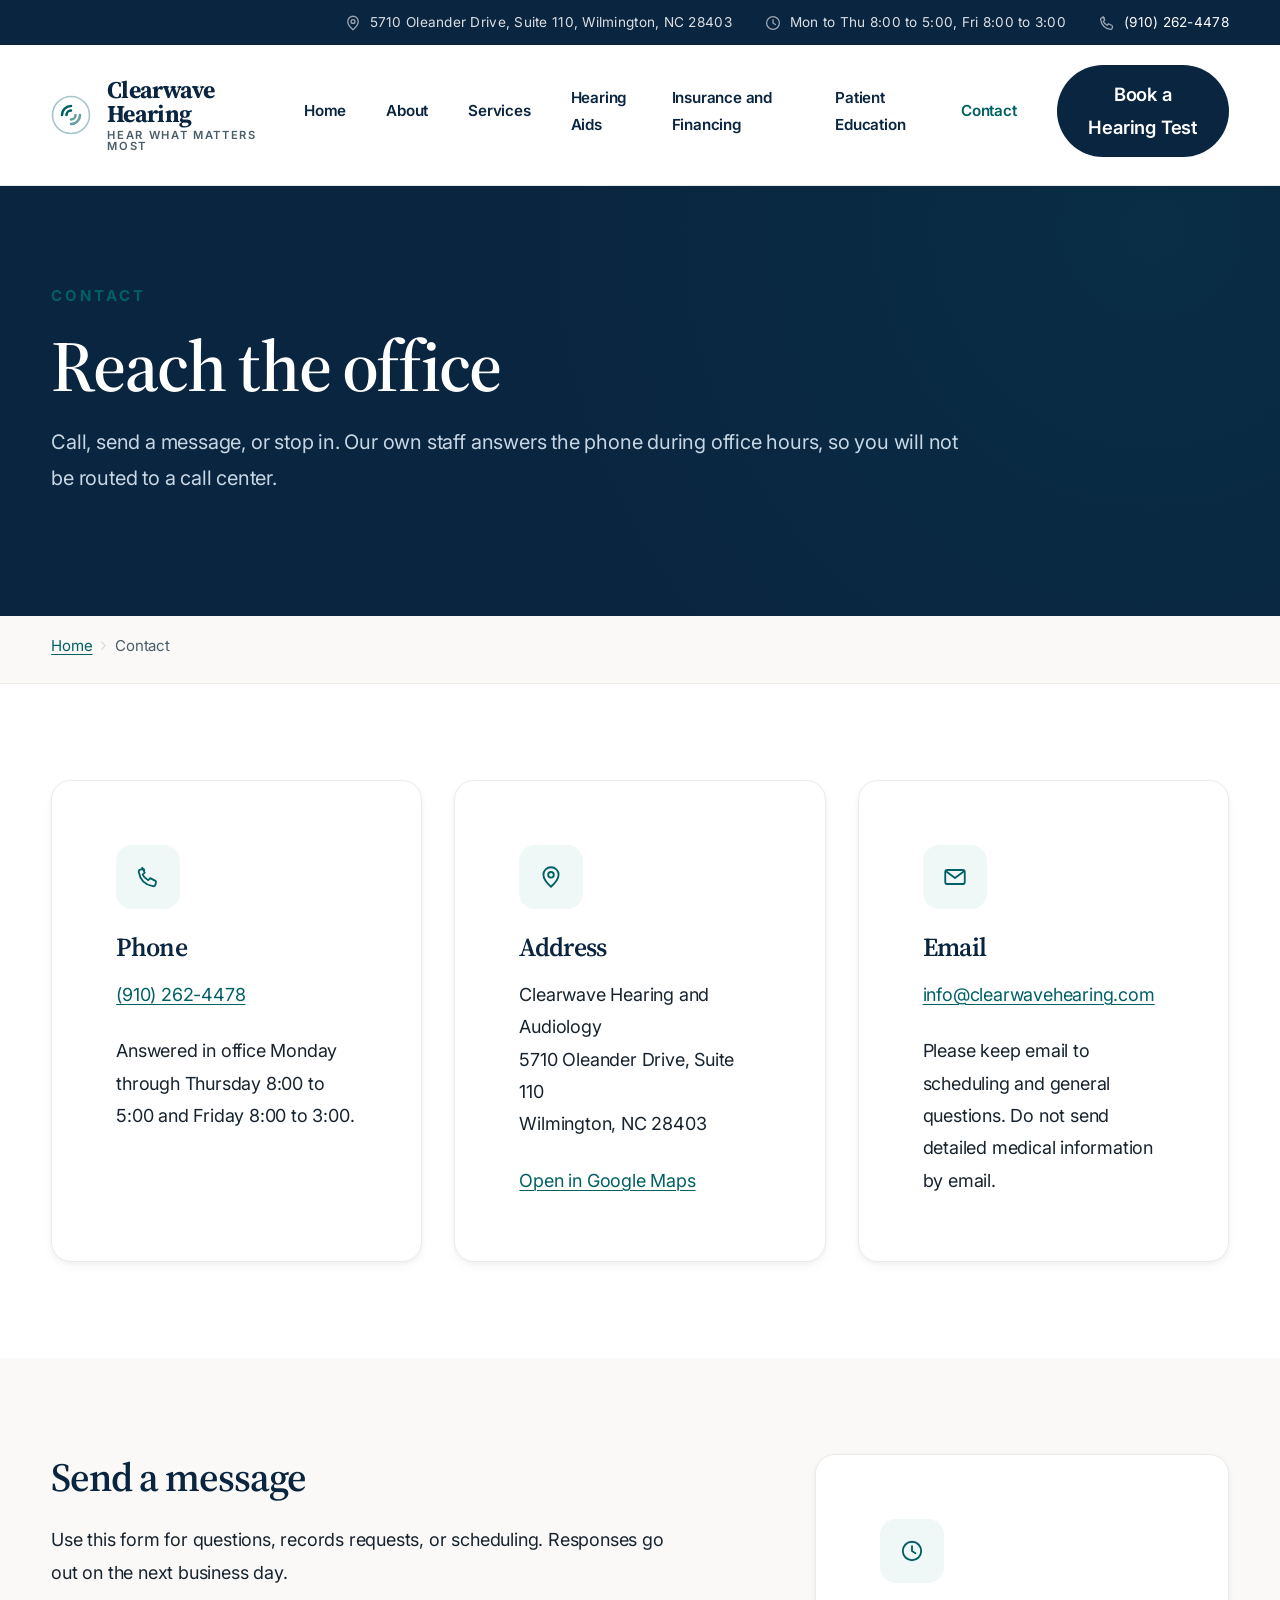
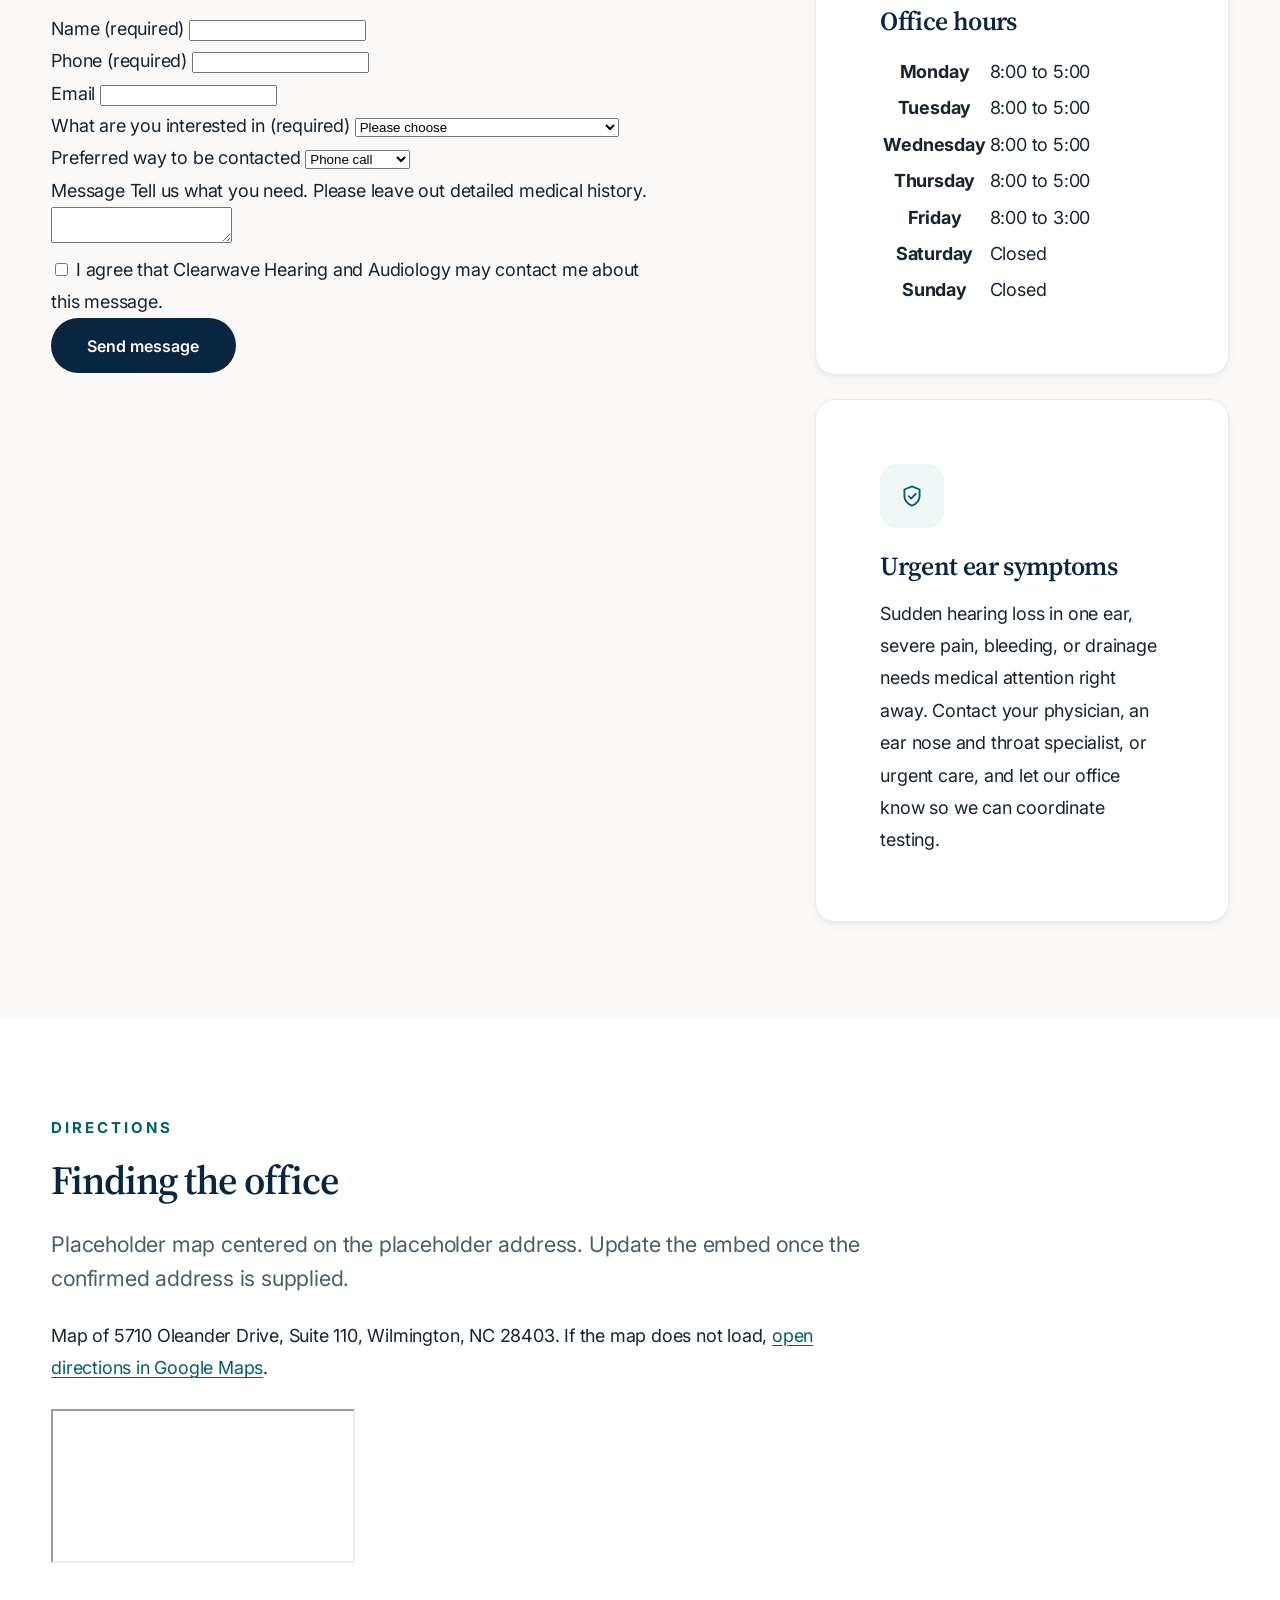
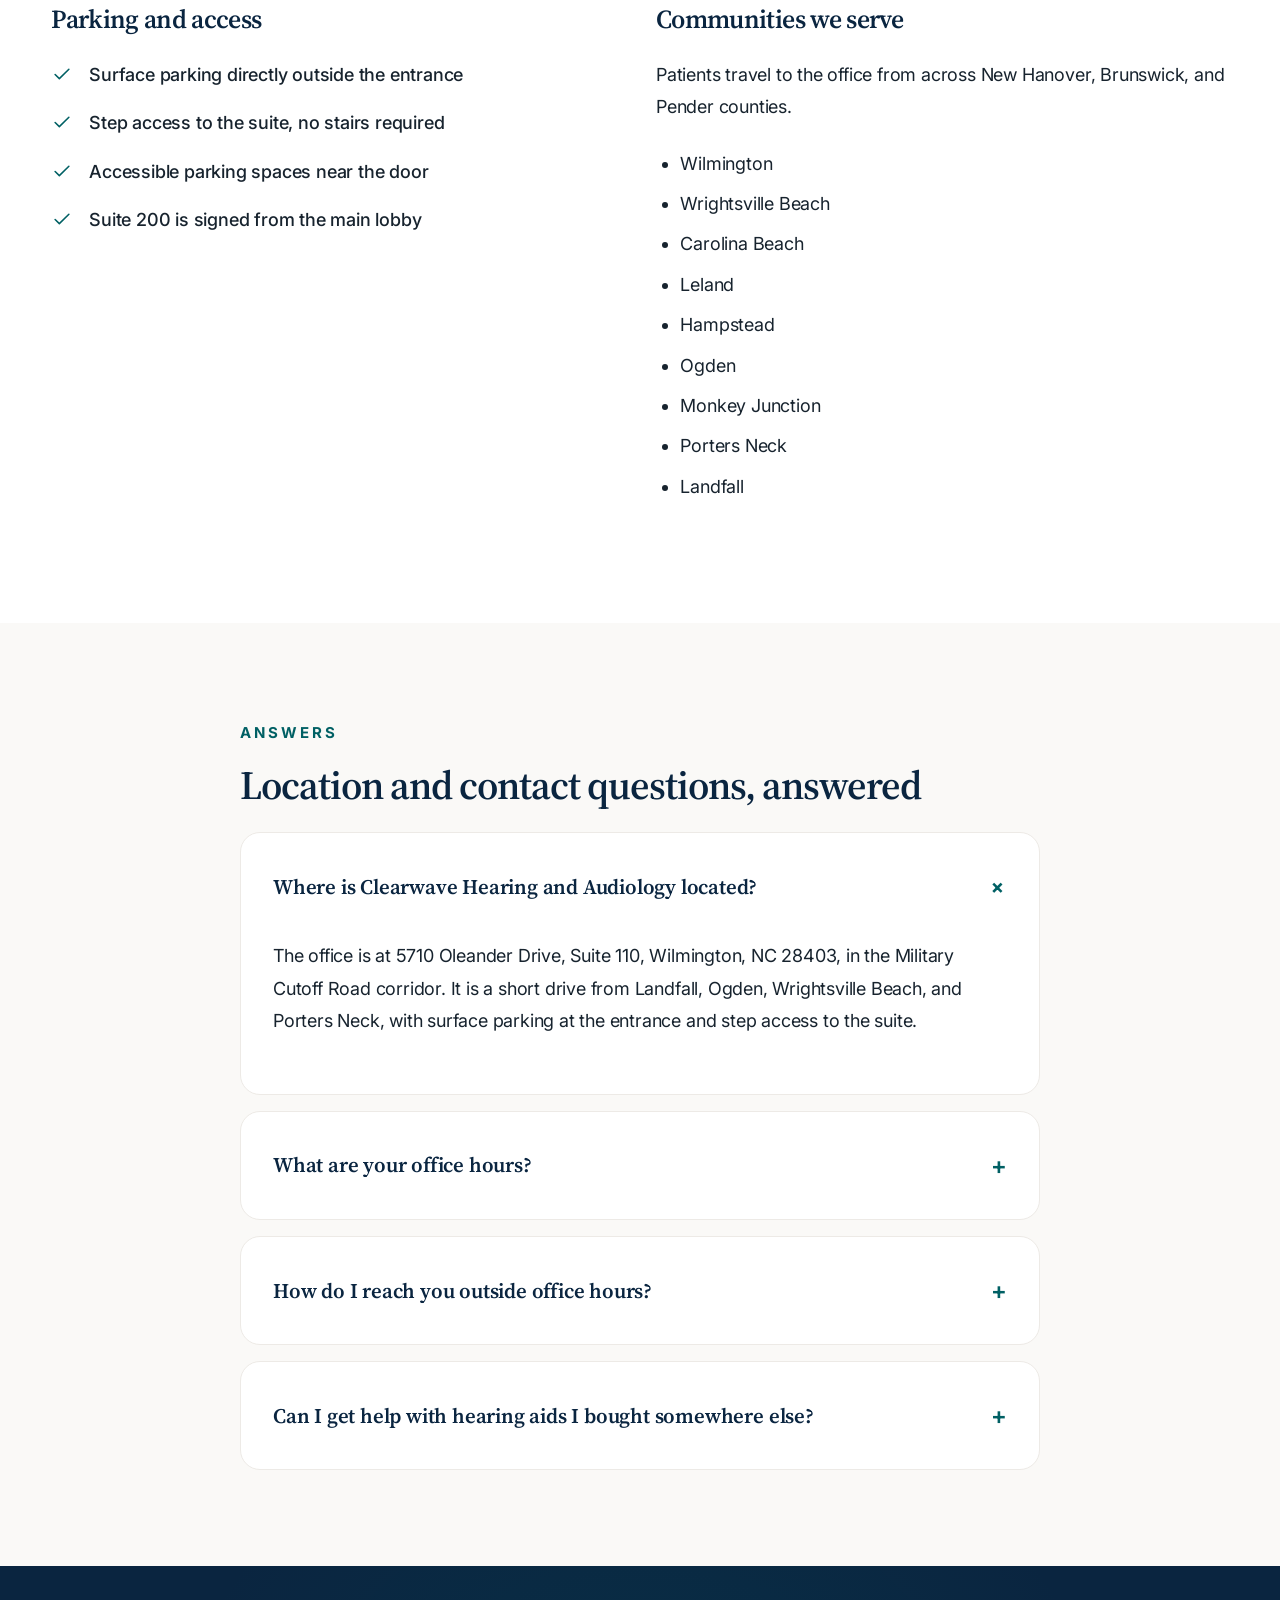
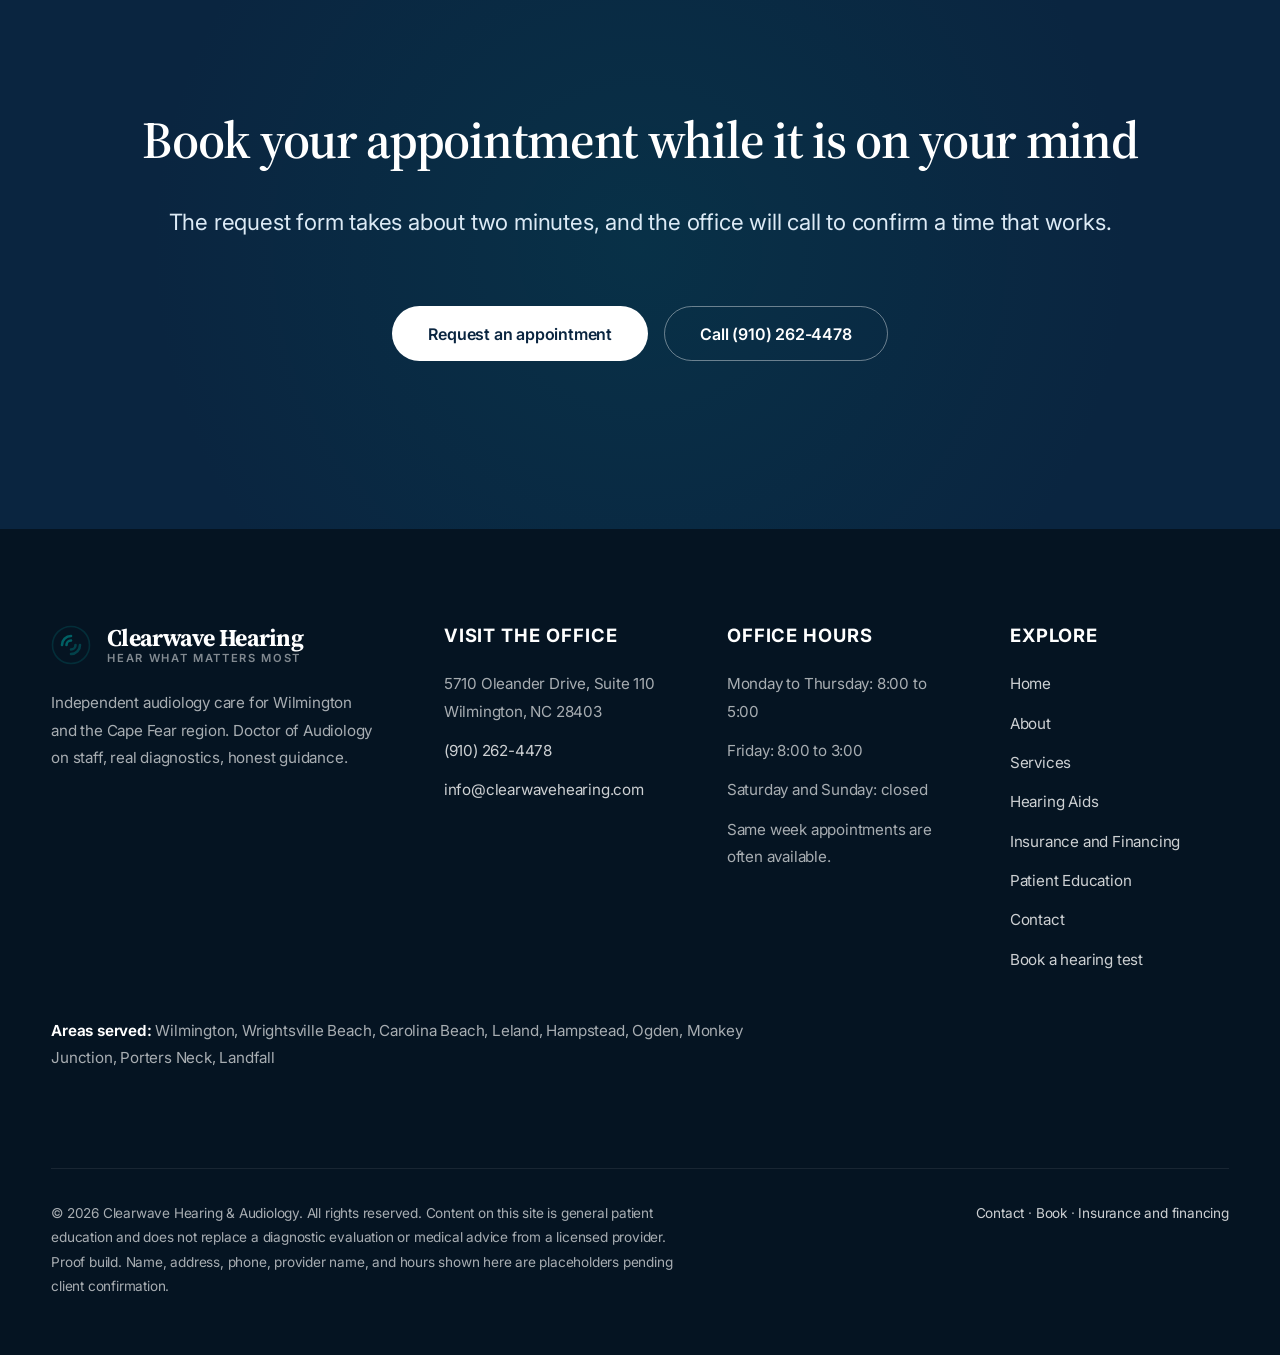
<file: contact.html>
<!DOCTYPE html>
<html lang="en">
<head>
  <meta charset="utf-8">
  <meta name="viewport" content="width=device-width, initial-scale=1">
  <title>Contact Our Wilmington Audiologist | Clearwave Hearing &amp; Audiology</title>
  <meta name="description" content="Call (910) 262-4478 or send a message to reach Clearwave Hearing and Audiology in Wilmington, NC. Address, office hours, directions, and a map.">
  <link rel="canonical" href="https://kinggavint.github.io/clearwave-hearing-proof/contact.html">
  <meta name="robots" content="index, follow, max-snippet:-1, max-image-preview:large">
  <meta name="geo.region" content="US-NC">
  <meta name="geo.placename" content="Wilmington, North Carolina">
  <meta property="og:type" content="website">
  <meta property="og:site_name" content="Clearwave Hearing &amp; Audiology">
  <meta property="og:title" content="Contact Our Wilmington Audiologist | Clearwave Hearing &amp; Audiology">
  <meta property="og:description" content="Call (910) 262-4478 or send a message to reach Clearwave Hearing and Audiology in Wilmington, NC. Address, office hours, directions, and a map.">
  <meta property="og:url" content="https://kinggavint.github.io/clearwave-hearing-proof/contact.html">
  <meta property="og:locale" content="en_US">
  <meta name="twitter:card" content="summary_large_image">
  <meta name="twitter:title" content="Contact Our Wilmington Audiologist | Clearwave Hearing &amp; Audiology">
  <meta name="twitter:description" content="Call (910) 262-4478 or send a message to reach Clearwave Hearing and Audiology in Wilmington, NC. Address, office hours, directions, and a map.">
  <link rel="icon" href="data:image/svg+xml,%3Csvg xmlns='http://www.w3.org/2000/svg' viewBox='0 0 32 32'%3E%3Crect width='32' height='32' rx='7' fill='%230a2540'/%3E%3Cg stroke='%232a9aa1' stroke-width='2.4' fill='none' stroke-linecap='round'%3E%3Cpath d='M8 16a8 8 0 0 1 8-8'/%3E%3Cpath d='M12 16a4 4 0 0 1 4-4'/%3E%3Cpath d='M16 24a8 8 0 0 0 8-8' opacity='.6'/%3E%3C/g%3E%3C/svg%3E">
  <link rel="preconnect" href="https://fonts.googleapis.com">
  <link rel="preconnect" href="https://fonts.gstatic.com" crossorigin>
  <link href="https://fonts.googleapis.com/css2?family=Inter:wght@400;500;600;700&amp;family=Source+Serif+4:opsz,wght@8..60,400;8..60,600;8..60,700&amp;display=swap" rel="stylesheet">
  <link rel="stylesheet" href="assets/css/site.css">
  <script type="application/ld+json">
{
  "@context": "https://schema.org",
  "@type": [
    "MedicalBusiness",
    "LocalBusiness",
    "AudiologyBusiness"
  ],
  "@id": "https://kinggavint.github.io/clearwave-hearing-proof/#practice",
  "name": "Clearwave Hearing & Audiology",
  "alternateName": "Clearwave Hearing and Audiology",
  "url": "https://kinggavint.github.io/clearwave-hearing-proof/",
  "logo": "https://kinggavint.github.io/clearwave-hearing-proof/assets/img/clearwave-logo.svg",
  "image": "https://kinggavint.github.io/clearwave-hearing-proof/assets/img/clearwave-logo.svg",
  "description": "Clearwave Hearing and Audiology is an independent audiology practice in Wilmington, North Carolina, offering diagnostic hearing evaluations, hearing aid fittings with real ear measurement, tinnitus management, and earwax removal for patients across the Cape Fear region.",
  "slogan": "Hear what matters most",
  "telephone": "(910) 262-4478",
  "email": "info@clearwavehearing.com",
  "priceRange": "$$",
  "currenciesAccepted": "USD",
  "paymentAccepted": "Cash, Check, Credit Card, HSA, FSA, CareCredit, Insurance",
  "medicalSpecialty": "Audiology",
  "address": {
    "@type": "PostalAddress",
    "streetAddress": "5710 Oleander Drive, Suite 110",
    "addressLocality": "Wilmington",
    "addressRegion": "NC",
    "postalCode": "28403",
    "addressCountry": "US"
  },
  "geo": {
    "@type": "GeoCoordinates",
    "latitude": 34.2144,
    "longitude": -77.8422
  },
  "hasMap": "https://www.google.com/maps/search/?api=1&query=5710+Oleander+Drive%2C+Suite+110%2C+Wilmington%2C+NC+28403",
  "areaServed": [
    {
      "@type": "City",
      "name": "Wilmington"
    },
    {
      "@type": "City",
      "name": "Wrightsville Beach"
    },
    {
      "@type": "City",
      "name": "Carolina Beach"
    },
    {
      "@type": "City",
      "name": "Leland"
    },
    {
      "@type": "City",
      "name": "Hampstead"
    },
    {
      "@type": "City",
      "name": "Ogden"
    },
    {
      "@type": "City",
      "name": "Monkey Junction"
    },
    {
      "@type": "City",
      "name": "Porters Neck"
    },
    {
      "@type": "City",
      "name": "Landfall"
    },
    {
      "@type": "City",
      "name": "Castle Hayne"
    }
  ],
  "openingHoursSpecification": [
    {
      "@type": "OpeningHoursSpecification",
      "dayOfWeek": [
        "Monday",
        "Tuesday",
        "Wednesday",
        "Thursday"
      ],
      "opens": "08:00",
      "closes": "17:00"
    },
    {
      "@type": "OpeningHoursSpecification",
      "dayOfWeek": "Friday",
      "opens": "08:00",
      "closes": "15:00"
    }
  ],
  "employee": {
    "@type": "Person",
    "name": "Dr. Renee Caldwell, Au.D.",
    "jobTitle": "Doctor of Audiology",
    "honorificSuffix": "Au.D."
  },
  "makesOffer": [
    {
      "@type": "Offer",
      "itemOffered": {
        "@type": "MedicalTest",
        "name": "Comprehensive hearing evaluation"
      }
    },
    {
      "@type": "Offer",
      "itemOffered": {
        "@type": "MedicalTest",
        "name": "Hearing aid fitting and programming"
      }
    },
    {
      "@type": "Offer",
      "itemOffered": {
        "@type": "MedicalTest",
        "name": "Real ear measurement verification"
      }
    },
    {
      "@type": "Offer",
      "itemOffered": {
        "@type": "MedicalTest",
        "name": "Tinnitus management"
      }
    },
    {
      "@type": "Offer",
      "itemOffered": {
        "@type": "MedicalTest",
        "name": "Earwax removal"
      }
    },
    {
      "@type": "Offer",
      "itemOffered": {
        "@type": "MedicalTest",
        "name": "Custom ear protection"
      }
    },
    {
      "@type": "Offer",
      "itemOffered": {
        "@type": "MedicalTest",
        "name": "Hearing aid maintenance and repair"
      }
    }
  ],
  "mainEntityOfPage": {
    "@type": "WebPage",
    "@id": "https://kinggavint.github.io/clearwave-hearing-proof/contact.html",
    "name": "Contact Clearwave Hearing and Audiology"
  }
}
</script>
    <script type="application/ld+json">
{
  "@context": "https://schema.org",
  "@type": "BreadcrumbList",
  "itemListElement": [
    {
      "@type": "ListItem",
      "position": 1,
      "name": "Home",
      "item": "https://kinggavint.github.io/clearwave-hearing-proof/index.html"
    },
    {
      "@type": "ListItem",
      "position": 2,
      "name": "Contact",
      "item": "https://kinggavint.github.io/clearwave-hearing-proof/contact.html"
    }
  ]
}
</script>
    <script type="application/ld+json">
{
  "@context": "https://schema.org",
  "@type": "FAQPage",
  "mainEntity": [
    {
      "@type": "Question",
      "name": "Where is Clearwave Hearing and Audiology located?",
      "acceptedAnswer": {
        "@type": "Answer",
        "text": "The office is at 5710 Oleander Drive, Suite 110, Wilmington, NC 28403, in the Military Cutoff Road corridor. It is a short drive from Landfall, Ogden, Wrightsville Beach, and Porters Neck, with surface parking at the entrance and step access to the suite."
      }
    },
    {
      "@type": "Question",
      "name": "What are your office hours?",
      "acceptedAnswer": {
        "@type": "Answer",
        "text": "The office is open Monday through Thursday from 8:00 to 5:00 and Friday from 8:00 to 3:00, and closed Saturday and Sunday. Calls to (910) 262-4478 are answered by our own staff during those hours, and voicemail is returned the next business morning."
      }
    },
    {
      "@type": "Question",
      "name": "How do I reach you outside office hours?",
      "acceptedAnswer": {
        "@type": "Answer",
        "text": "Leave a voicemail at (910) 262-4478 or use the contact form on this page, and the office will respond on the next business day. For sudden hearing loss, severe ear pain, or drainage, contact a physician or urgent care right away rather than waiting."
      }
    },
    {
      "@type": "Question",
      "name": "Can I get help with hearing aids I bought somewhere else?",
      "acceptedAnswer": {
        "@type": "Answer",
        "text": "Often yes. Many devices from other providers can be cleaned, repaired, and reprogrammed here. Call the office with the brand and model, and we will tell you honestly whether we can support it before you make the trip."
      }
    }
  ],
  "speakable": {
    "@type": "SpeakableSpecification",
    "cssSelector": ".faq-answer, .faq summary"
  }
}
</script>
    <script type="application/ld+json">
{
  "@context": "https://schema.org",
  "@type": "ContactPage",
  "@id": "https://kinggavint.github.io/clearwave-hearing-proof/contact.html",
  "name": "Contact Clearwave Hearing and Audiology",
  "speakable": {
    "@type": "SpeakableSpecification",
    "cssSelector": [
      ".page-hero h1",
      ".nap",
      ".faq-answer"
    ]
  },
  "mainEntity": {
    "@id": "https://kinggavint.github.io/clearwave-hearing-proof/#practice"
  }
}
</script>
</head>
<body>
  <a class="skip-link" href="#main">Skip to main content</a>

  <div class="topbar">
    <div class="wrap">
      <span class="topbar-item"><svg width="18" height="18" viewBox="0 0 24 24" fill="none" stroke="currentColor" stroke-width="1.7" stroke-linecap="round" stroke-linejoin="round" aria-hidden="true" focusable="false"><path d="M12 21s7-6.1 7-11a7 7 0 1 0-14 0c0 4.9 7 11 7 11Z"/><circle cx="12" cy="10" r="2.6"/></svg> 5710 Oleander Drive, Suite 110, Wilmington, NC 28403</span>
      <span class="topbar-item"><svg width="18" height="18" viewBox="0 0 24 24" fill="none" stroke="currentColor" stroke-width="1.7" stroke-linecap="round" stroke-linejoin="round" aria-hidden="true" focusable="false"><circle cx="12" cy="12" r="8.5"/><path d="M12 7.5V12l3.2 2"/></svg> Mon to Thu 8:00 to 5:00, Fri 8:00 to 3:00</span>
      <span class="topbar-item"><svg width="18" height="18" viewBox="0 0 24 24" fill="none" stroke="currentColor" stroke-width="1.7" stroke-linecap="round" stroke-linejoin="round" aria-hidden="true" focusable="false"><path d="M6.6 3.5 9 8l-2 1.8a12.5 12.5 0 0 0 5.2 5.2L14 13l4.5 2.4a1.7 1.7 0 0 1 .8 2l-.5 1.7a2 2 0 0 1-2.3 1.4C9.6 19.3 4.7 14.4 3.5 7.5A2 2 0 0 1 4.9 5.2l1.7-.5a1.7 1.7 0 0 1 2 .8Z"/></svg> <a href="tel:+19102624478">(910) 262-4478</a></span>
    </div>
  </div>

  <header class="site-header">
    <div class="wrap">
      <a class="brand" href="index.html">
        <svg class="brand-mark" width="40" height="40" viewBox="0 0 40 40" fill="none" aria-hidden="true" focusable="false">
      <circle cx="20" cy="20" r="18.5" stroke="currentColor" stroke-width="1.6" opacity="0.35"/>
      <path d="M11 20c0-5 4-9 9-9" stroke="currentColor" stroke-width="2.6" stroke-linecap="round"/>
      <path d="M15.5 20c0-2.5 2-4.5 4.5-4.5" stroke="currentColor" stroke-width="2.6" stroke-linecap="round"/>
      <path d="M20 24.5c2.5 0 4.5-2 4.5-4.5" stroke="currentColor" stroke-width="2.6" stroke-linecap="round" opacity="0.6"/>
      <path d="M20 29c5 0 9-4 9-9" stroke="currentColor" stroke-width="2.6" stroke-linecap="round" opacity="0.6"/>
    </svg>
        <span class="brand-text">
          <span class="brand-name">Clearwave Hearing</span>
          <span class="brand-tag">Hear what matters most</span>
        </span>
      </a>
      <button class="nav-toggle" type="button" aria-expanded="false" aria-controls="site-nav">
        <span class="nav-toggle-label">Menu</span>
        <svg width="20" height="20" viewBox="0 0 24 24" fill="none" stroke="currentColor" stroke-width="2" stroke-linecap="round" aria-hidden="true" focusable="false"><path d="M4 7h16M4 12h16M4 17h16"/></svg>
      </button>
      <nav class="site-nav" id="site-nav" aria-label="Main navigation">
        <ul>
          <li><a href="index.html">Home</a></li>
          <li><a href="about.html">About</a></li>
          <li><a href="services.html">Services</a></li>
          <li><a href="hearing-aids.html">Hearing Aids</a></li>
          <li><a href="insurance.html">Insurance and Financing</a></li>
          <li><a href="blog.html">Patient Education</a></li>
          <li><a href="contact.html" aria-current="page">Contact</a></li>
          <li class="nav-cta"><a href="book.html">Book a Hearing Test</a></li>
        </ul>
      </nav>
    </div>
  </header>


  <section class="page-hero">
    <div class="wrap">
      <span class="eyebrow">Contact</span>
      <h1>Reach the office</h1>
      <p>Call, send a message, or stop in. Our own staff answers the phone during office hours, so you will not be routed to a call center.</p>
    </div>
  </section>


  <nav class="crumbs" aria-label="Breadcrumb">
    <div class="wrap"><ol><li><a href="index.html">Home</a></li><li><span aria-current="page">Contact</span></li></ol></div>
  </nav>

  <main id="main">
    <section class="section">
      <div class="wrap">
        <div class="grid grid-3">
          <div class="card">
            <span class="card-icon"><svg width="26" height="26" viewBox="0 0 24 24" fill="none" stroke="currentColor" stroke-width="1.7" stroke-linecap="round" stroke-linejoin="round" aria-hidden="true" focusable="false"><path d="M6.6 3.5 9 8l-2 1.8a12.5 12.5 0 0 0 5.2 5.2L14 13l4.5 2.4a1.7 1.7 0 0 1 .8 2l-.5 1.7a2 2 0 0 1-2.3 1.4C9.6 19.3 4.7 14.4 3.5 7.5A2 2 0 0 1 4.9 5.2l1.7-.5a1.7 1.7 0 0 1 2 .8Z"/></svg></span>
            <h3>Phone</h3>
            <p class="nap"><a href="tel:+19102624478">(910) 262-4478</a></p>
            <p>Answered in office Monday through Thursday 8:00 to 5:00 and Friday 8:00 to 3:00.</p>
          </div>
          <div class="card">
            <span class="card-icon"><svg width="26" height="26" viewBox="0 0 24 24" fill="none" stroke="currentColor" stroke-width="1.7" stroke-linecap="round" stroke-linejoin="round" aria-hidden="true" focusable="false"><path d="M12 21s7-6.1 7-11a7 7 0 1 0-14 0c0 4.9 7 11 7 11Z"/><circle cx="12" cy="10" r="2.6"/></svg></span>
            <h3>Address</h3>
            <p class="nap">Clearwave Hearing and Audiology<br>5710 Oleander Drive, Suite 110<br>Wilmington, NC 28403</p>
            <p><a href="https://www.google.com/maps/search/?api=1&amp;query=1234%20Military%20Cutoff%20Road%2C%20Suite%20200%2C%20Wilmington%2C%20NC%2028403" rel="noopener">Open in Google Maps</a></p>
          </div>
          <div class="card">
            <span class="card-icon"><svg width="26" height="26" viewBox="0 0 24 24" fill="none" stroke="currentColor" stroke-width="1.7" stroke-linecap="round" stroke-linejoin="round" aria-hidden="true" focusable="false"><rect x="3" y="5.5" width="18" height="13" rx="2"/><path d="m4 7 8 6 8-6"/></svg></span>
            <h3>Email</h3>
            <p class="nap"><a href="mailto:info@clearwavehearing.com">info@clearwavehearing.com</a></p>
            <p>Please keep email to scheduling and general questions. Do not send detailed medical information by email.</p>
          </div>
        </div>
      </div>
    </section>

    <section class="section section-warm">
      <div class="wrap">
        <div class="split-wide">
          <form class="form-card" data-proof-form action="#" method="post" novalidate>
            <h2>Send a message</h2>
            <p>Use this form for questions, records requests, or scheduling. Responses go out on the next business day.</p>
            <div class="field-row">
              <div class="field">
                <label for="c-name">Name (required)</label>
                <input id="c-name" name="name" type="text" autocomplete="name" required>
              </div>
              <div class="field">
                <label for="c-phone">Phone (required)</label>
                <input id="c-phone" name="phone" type="tel" autocomplete="tel" required>
              </div>
            </div>
            <div class="field">
              <label for="c-email">Email</label>
              <input id="c-email" name="email" type="email" autocomplete="email">
            </div>
            <div class="field">
              <label for="c-interest">What are you interested in (required)</label>
              <select id="c-interest" name="interest" required>
                <option value="">Please choose</option>
                <option>Scheduling a hearing evaluation</option>
                <option>Hearing aid information</option>
                <option>Repair or service for current hearing aids</option>
                <option>Tinnitus help</option>
                <option>Earwax removal</option>
                <option>Custom ear protection</option>
                <option>Insurance and pricing questions</option>
                <option>Records request</option>
                <option>Something else</option>
              </select>
            </div>
            <div class="field">
              <label for="c-contact-pref">Preferred way to be contacted</label>
              <select id="c-contact-pref" name="contact-pref">
                <option>Phone call</option>
                <option>Text message</option>
                <option>Email</option>
              </select>
            </div>
            <div class="field">
              <label for="c-message">Message
                <span class="hint">Tell us what you need. Please leave out detailed medical history.</span>
              </label>
              <textarea id="c-message" name="message"></textarea>
            </div>
            <div class="field consent">
              <input id="c-consent" name="consent" type="checkbox" required>
              <label for="c-consent">I agree that Clearwave Hearing and Audiology may contact me about this message.</label>
            </div>
            <button class="btn btn-primary" type="submit">Send message</button>
            <p class="form-status" hidden></p>
          </form>
          <aside>
            <div class="card" style="margin-bottom:1.5rem;">
              <span class="card-icon"><svg width="26" height="26" viewBox="0 0 24 24" fill="none" stroke="currentColor" stroke-width="1.7" stroke-linecap="round" stroke-linejoin="round" aria-hidden="true" focusable="false"><circle cx="12" cy="12" r="8.5"/><path d="M12 7.5V12l3.2 2"/></svg></span>
              <h3>Office hours</h3>
              <table style="min-width:0;">
                <tbody>
                  <tr><th scope="row">Monday</th><td>8:00 to 5:00</td></tr>
                  <tr><th scope="row">Tuesday</th><td>8:00 to 5:00</td></tr>
                  <tr><th scope="row">Wednesday</th><td>8:00 to 5:00</td></tr>
                  <tr><th scope="row">Thursday</th><td>8:00 to 5:00</td></tr>
                  <tr><th scope="row">Friday</th><td>8:00 to 3:00</td></tr>
                  <tr><th scope="row">Saturday</th><td>Closed</td></tr>
                  <tr><th scope="row">Sunday</th><td>Closed</td></tr>
                </tbody>
              </table>
            </div>
            <div class="card">
              <span class="card-icon"><svg width="26" height="26" viewBox="0 0 24 24" fill="none" stroke="currentColor" stroke-width="1.7" stroke-linecap="round" stroke-linejoin="round" aria-hidden="true" focusable="false"><path d="M12 3.2 19 6v6.2c0 4.2-3 7-7 8.6-4-1.6-7-4.4-7-8.6V6Z"/><path d="m9 12.2 2.2 2.2L15.4 10"/></svg></span>
              <h3>Urgent ear symptoms</h3>
              <p>Sudden hearing loss in one ear, severe pain, bleeding, or drainage needs medical attention right away. Contact your physician, an ear nose and throat specialist, or urgent care, and let our office know so we can coordinate testing.</p>
            </div>
          </aside>
        </div>
      </div>
    </section>

    <section class="section">
      <div class="wrap">
        <span class="eyebrow">Directions</span>
        <h2>Finding the office</h2>
        <p class="lead">Placeholder map centered on the placeholder address. Update the embed once the confirmed address is supplied.</p>
        <div class="map-frame">
          <p class="map-fallback">Map of 5710 Oleander Drive, Suite 110, Wilmington, NC 28403. If the map does not load, <a href="https://www.google.com/maps/search/?api=1&amp;query=1234%20Military%20Cutoff%20Road%2C%20Suite%20200%2C%20Wilmington%2C%20NC%2028403" rel="noopener">open directions in Google Maps</a>.</p>
          <iframe title="Map showing the Clearwave Hearing and Audiology office location in Wilmington, North Carolina" loading="lazy" referrerpolicy="no-referrer-when-downgrade" src="https://www.google.com/maps?q=1234%20Military%20Cutoff%20Road%2C%20Suite%20200%2C%20Wilmington%2C%20NC%2028403&amp;output=embed"></iframe>
        </div>
        <div class="grid grid-2" style="margin-top:2rem;">
          <div>
            <h3>Parking and access</h3>
      <ul class="checklist">
        <li><svg width="20" height="20" viewBox="0 0 24 24" fill="none" stroke="currentColor" stroke-width="1.7" stroke-linecap="round" stroke-linejoin="round" aria-hidden="true" focusable="false"><path d="m4.5 12.5 4.6 4.6L19.5 6.8"/></svg><span>Surface parking directly outside the entrance</span></li>
        <li><svg width="20" height="20" viewBox="0 0 24 24" fill="none" stroke="currentColor" stroke-width="1.7" stroke-linecap="round" stroke-linejoin="round" aria-hidden="true" focusable="false"><path d="m4.5 12.5 4.6 4.6L19.5 6.8"/></svg><span>Step access to the suite, no stairs required</span></li>
        <li><svg width="20" height="20" viewBox="0 0 24 24" fill="none" stroke="currentColor" stroke-width="1.7" stroke-linecap="round" stroke-linejoin="round" aria-hidden="true" focusable="false"><path d="m4.5 12.5 4.6 4.6L19.5 6.8"/></svg><span>Accessible parking spaces near the door</span></li>
        <li><svg width="20" height="20" viewBox="0 0 24 24" fill="none" stroke="currentColor" stroke-width="1.7" stroke-linecap="round" stroke-linejoin="round" aria-hidden="true" focusable="false"><path d="m4.5 12.5 4.6 4.6L19.5 6.8"/></svg><span>Suite 200 is signed from the main lobby</span></li>
      </ul>
          </div>
          <div>
            <h3>Communities we serve</h3>
            <p>Patients travel to the office from across New Hanover, Brunswick, and Pender counties.</p>
      <ul class="pill-list"><li>Wilmington</li><li>Wrightsville Beach</li><li>Carolina Beach</li><li>Leland</li><li>Hampstead</li><li>Ogden</li><li>Monkey Junction</li><li>Porters Neck</li><li>Landfall</li></ul>
          </div>
        </div>
      </div>
    </section>

  <section class="section section-warm" id="faq">
    <div class="wrap wrap-narrow">
      <span class="eyebrow">Answers</span>
      <h2>Location and contact questions, answered</h2>
      <div class="faq">
        <details open>
          <summary>Where is Clearwave Hearing and Audiology located?</summary>
          <div class="faq-body faq-answer">
            <p>The office is at 5710 Oleander Drive, Suite 110, Wilmington, NC 28403, in the Military Cutoff Road corridor. It is a short drive from Landfall, Ogden, Wrightsville Beach, and Porters Neck, with surface parking at the entrance and step access to the suite.</p>
          </div>
        </details>
        <details>
          <summary>What are your office hours?</summary>
          <div class="faq-body faq-answer">
            <p>The office is open Monday through Thursday from 8:00 to 5:00 and Friday from 8:00 to 3:00, and closed Saturday and Sunday. Calls to (910) 262-4478 are answered by our own staff during those hours, and voicemail is returned the next business morning.</p>
          </div>
        </details>
        <details>
          <summary>How do I reach you outside office hours?</summary>
          <div class="faq-body faq-answer">
            <p>Leave a voicemail at (910) 262-4478 or use the contact form on this page, and the office will respond on the next business day. For sudden hearing loss, severe ear pain, or drainage, contact a physician or urgent care right away rather than waiting.</p>
          </div>
        </details>
        <details>
          <summary>Can I get help with hearing aids I bought somewhere else?</summary>
          <div class="faq-body faq-answer">
            <p>Often yes. Many devices from other providers can be cleaned, repaired, and reprogrammed here. Call the office with the brand and model, and we will tell you honestly whether we can support it before you make the trip.</p>
          </div>
        </details>
      </div>
    </div>
  </section>


  <section class="cta-band">
    <div class="wrap center">
      <h2>Book your appointment while it is on your mind</h2>
      <p>The request form takes about two minutes, and the office will call to confirm a time that works.</p>
      <div class="btn-row center">
        <a class="btn btn-light" href="book.html">Request an appointment</a>
        <a class="btn btn-outline-light" href="tel:+19102624478">Call (910) 262-4478</a>
      </div>
    </div>
  </section>

  </main>

  <footer class="site-footer">
    <div class="wrap">
      <div class="footer-grid">
        <div>
          <a class="brand" href="index.html">
            <svg class="brand-mark" width="40" height="40" viewBox="0 0 40 40" fill="none" aria-hidden="true" focusable="false">
      <circle cx="20" cy="20" r="18.5" stroke="currentColor" stroke-width="1.6" opacity="0.35"/>
      <path d="M11 20c0-5 4-9 9-9" stroke="currentColor" stroke-width="2.6" stroke-linecap="round"/>
      <path d="M15.5 20c0-2.5 2-4.5 4.5-4.5" stroke="currentColor" stroke-width="2.6" stroke-linecap="round"/>
      <path d="M20 24.5c2.5 0 4.5-2 4.5-4.5" stroke="currentColor" stroke-width="2.6" stroke-linecap="round" opacity="0.6"/>
      <path d="M20 29c5 0 9-4 9-9" stroke="currentColor" stroke-width="2.6" stroke-linecap="round" opacity="0.6"/>
    </svg>
            <span class="brand-text">
              <span class="brand-name">Clearwave Hearing</span>
              <span class="brand-tag">Hear what matters most</span>
            </span>
          </a>
          <p style="margin-top:1rem;">Independent audiology care for Wilmington and the Cape Fear region. Doctor of Audiology on staff, real diagnostics, honest guidance.</p>
        </div>
        <div>
          <h3>Visit the office</h3>
          <ul>
            <li>5710 Oleander Drive, Suite 110<br>Wilmington, NC 28403</li>
            <li><a href="tel:+19102624478">(910) 262-4478</a></li>
            <li><a href="mailto:info@clearwavehearing.com">info@clearwavehearing.com</a></li>
          </ul>
        </div>
        <div>
          <h3>Office hours</h3>
          <ul>
            <li>Monday to Thursday: 8:00 to 5:00</li>
            <li>Friday: 8:00 to 3:00</li>
            <li>Saturday and Sunday: closed</li>
            <li>Same week appointments are often available.</li>
          </ul>
        </div>
        <div>
          <h3>Explore</h3>
          <ul>
            <li><a href="index.html">Home</a></li>
            <li><a href="about.html">About</a></li>
            <li><a href="services.html">Services</a></li>
            <li><a href="hearing-aids.html">Hearing Aids</a></li>
            <li><a href="insurance.html">Insurance and Financing</a></li>
            <li><a href="blog.html">Patient Education</a></li>
            <li><a href="contact.html">Contact</a></li>
            <li><a href="book.html">Book a hearing test</a></li>
          </ul>
        </div>
      </div>
      <p style="margin-top:2rem;"><strong style="color:#fff;">Areas served:</strong> Wilmington, Wrightsville Beach, Carolina Beach, Leland, Hampstead, Ogden, Monkey Junction, Porters Neck, Landfall</p>
      <div class="footer-note">
        <p>&copy; <span data-year>2026</span> Clearwave Hearing &amp; Audiology. All rights reserved. Content on this site is general patient education and does not replace a diagnostic evaluation or medical advice from a licensed provider.
        <span class="placeholder-flag">Proof build. Name, address, phone, provider name, and hours shown here are placeholders pending client confirmation.</span></p>
        <p><a href="contact.html">Contact</a> &middot; <a href="book.html">Book</a> &middot; <a href="insurance.html">Insurance and financing</a></p>
      </div>
    </div>
  </footer>

  <script src="assets/js/site.js"></script>
</body>
</html>
</file>
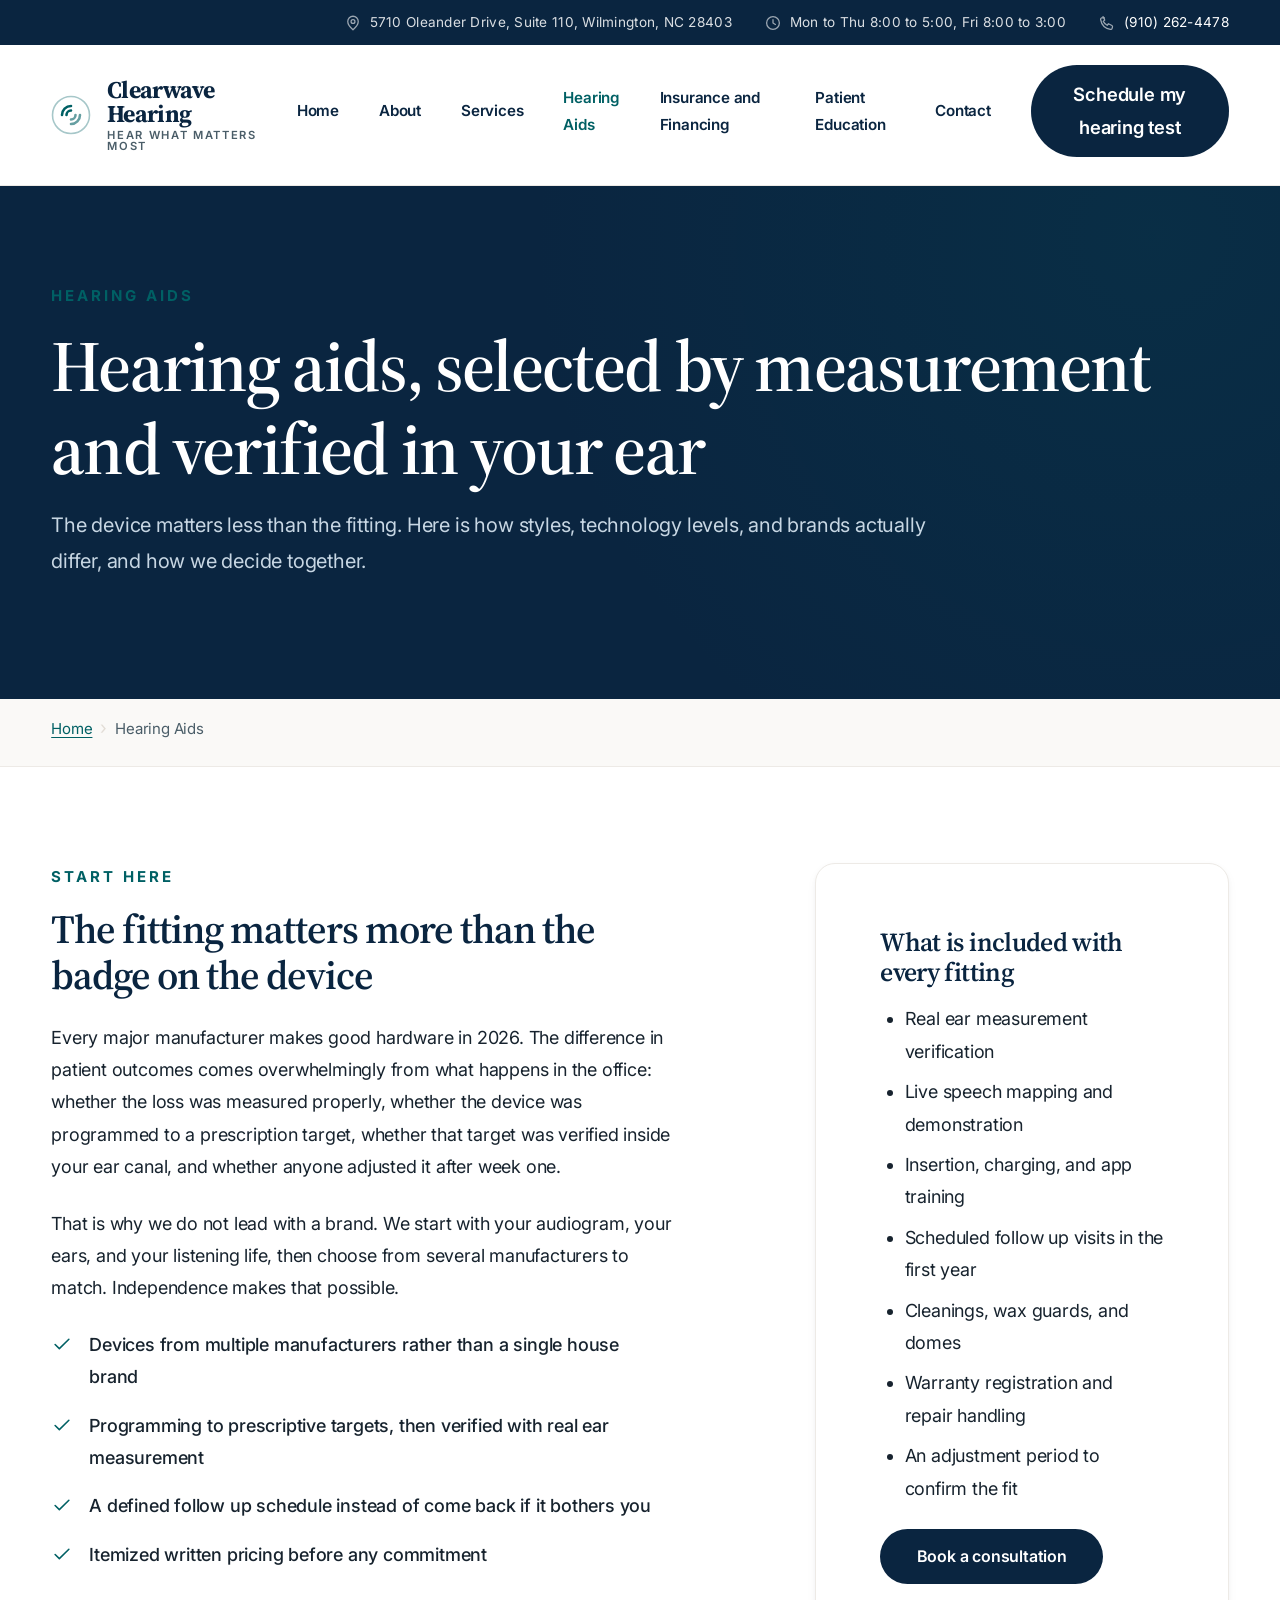
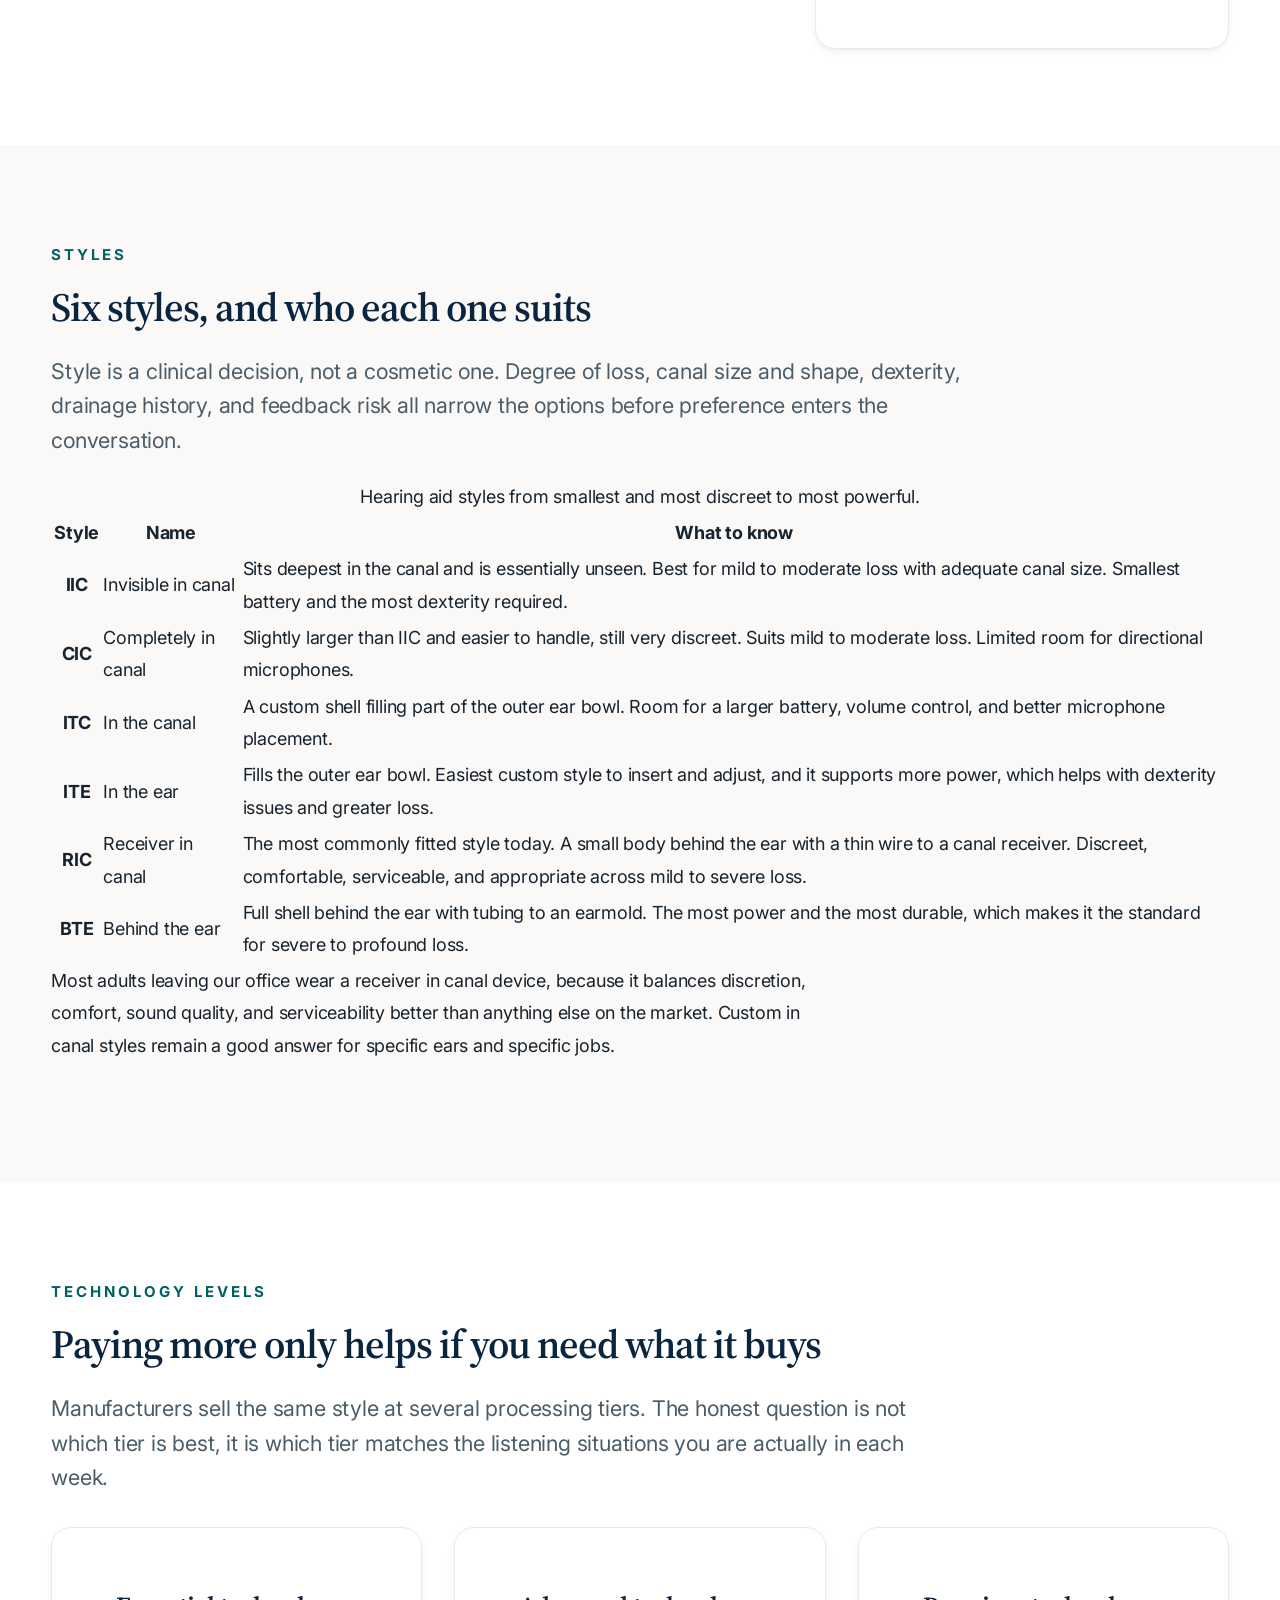
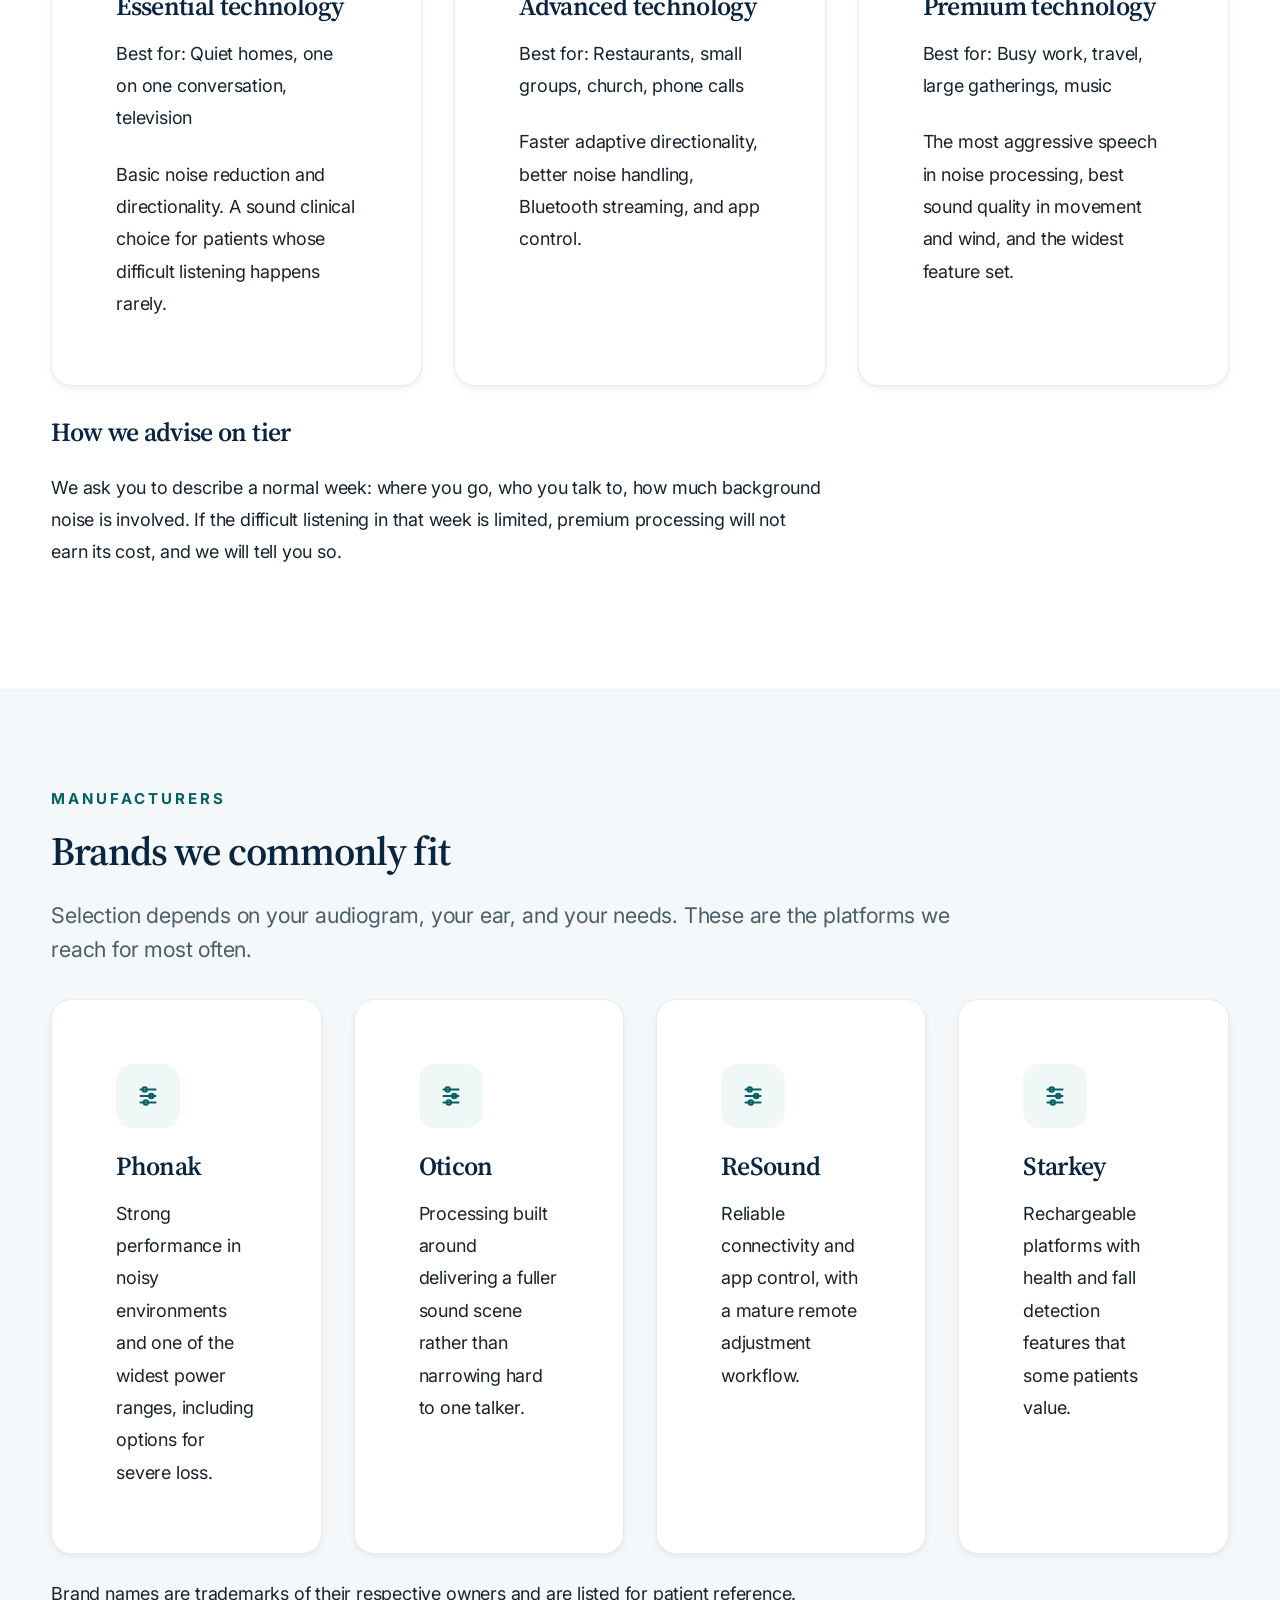
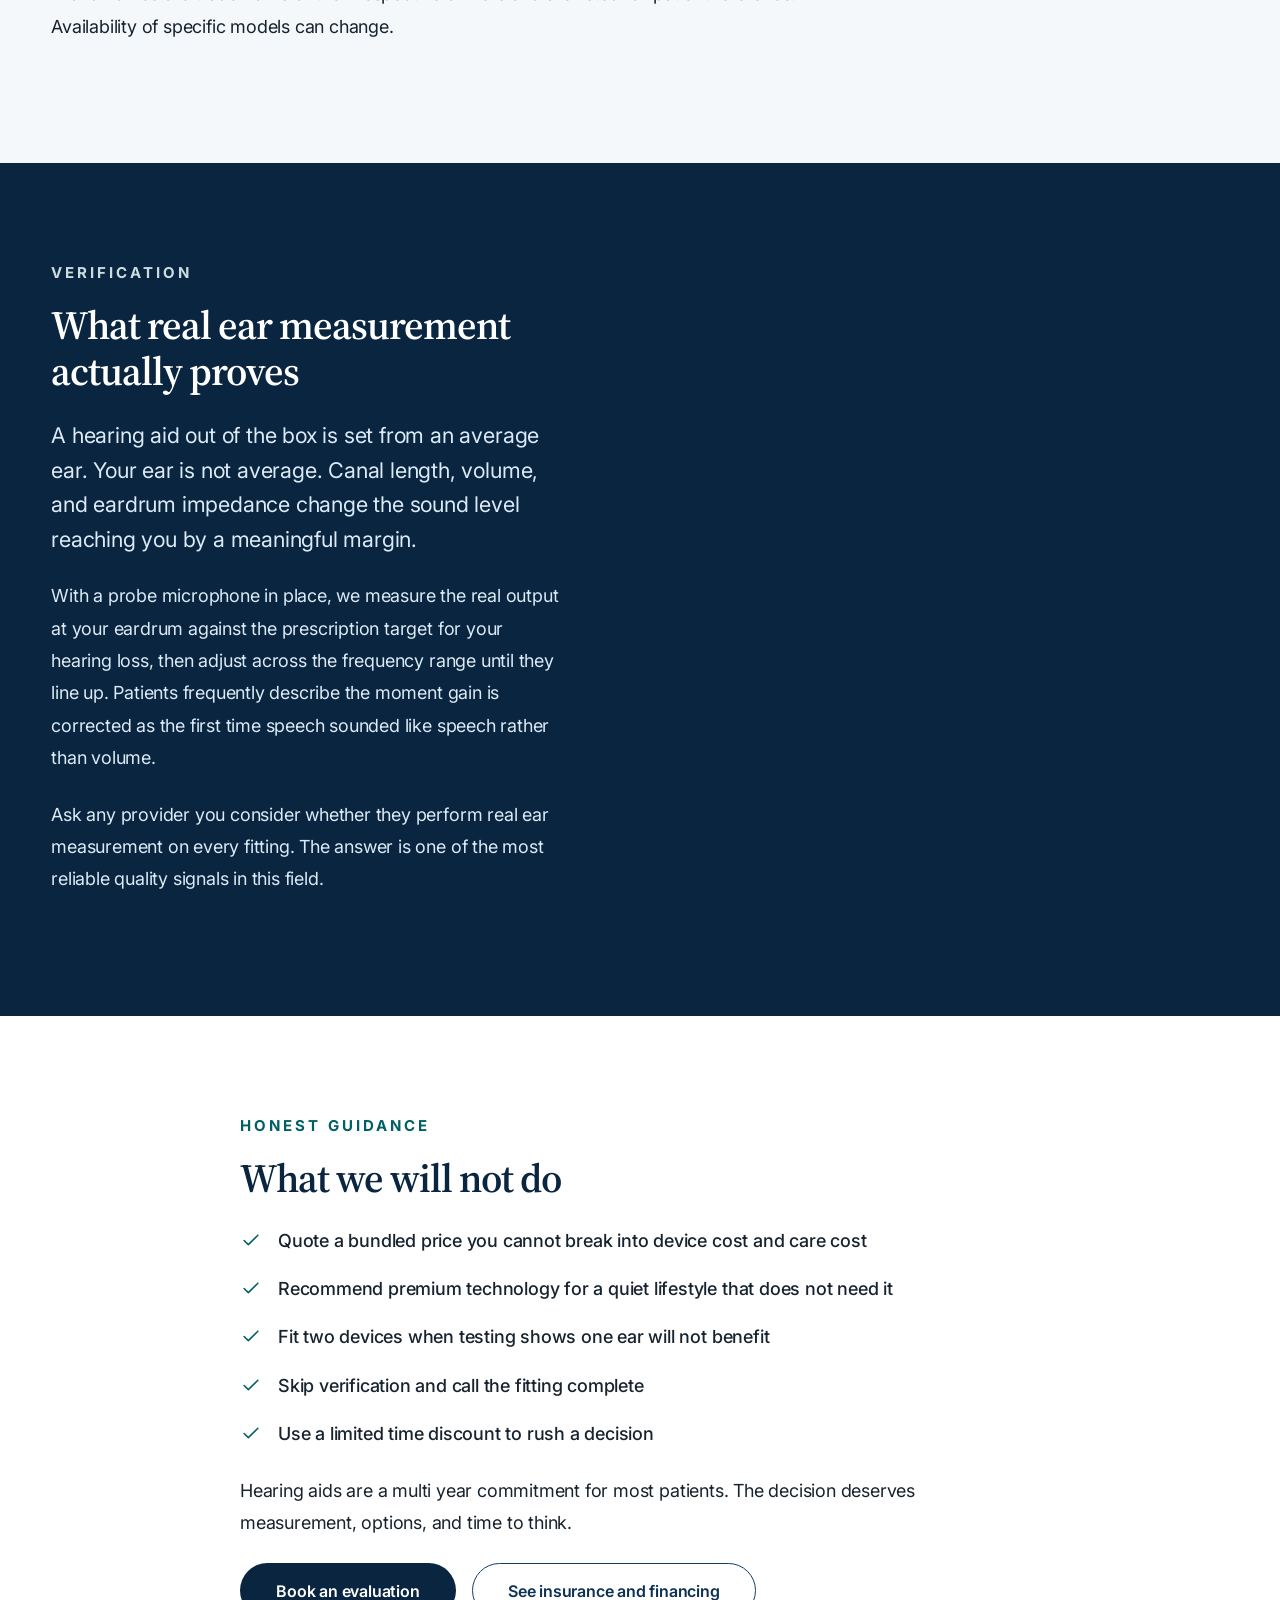
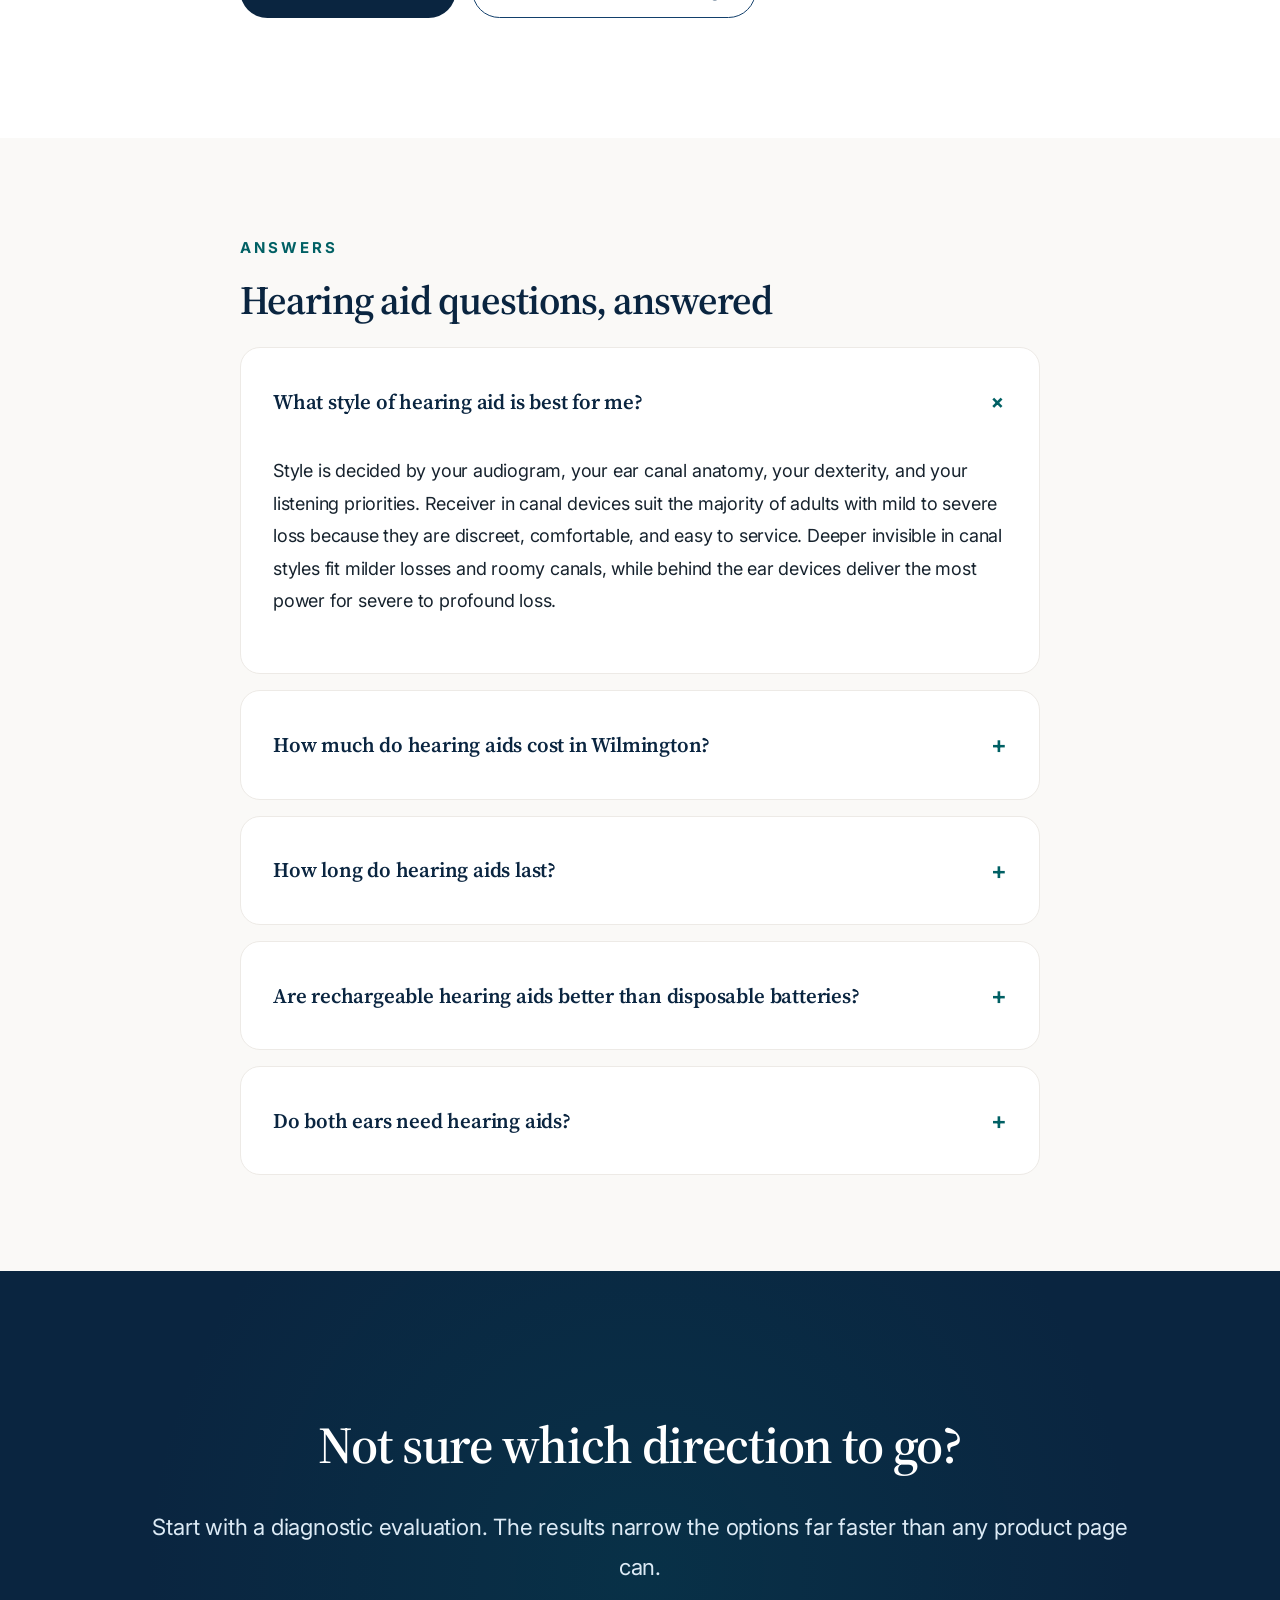
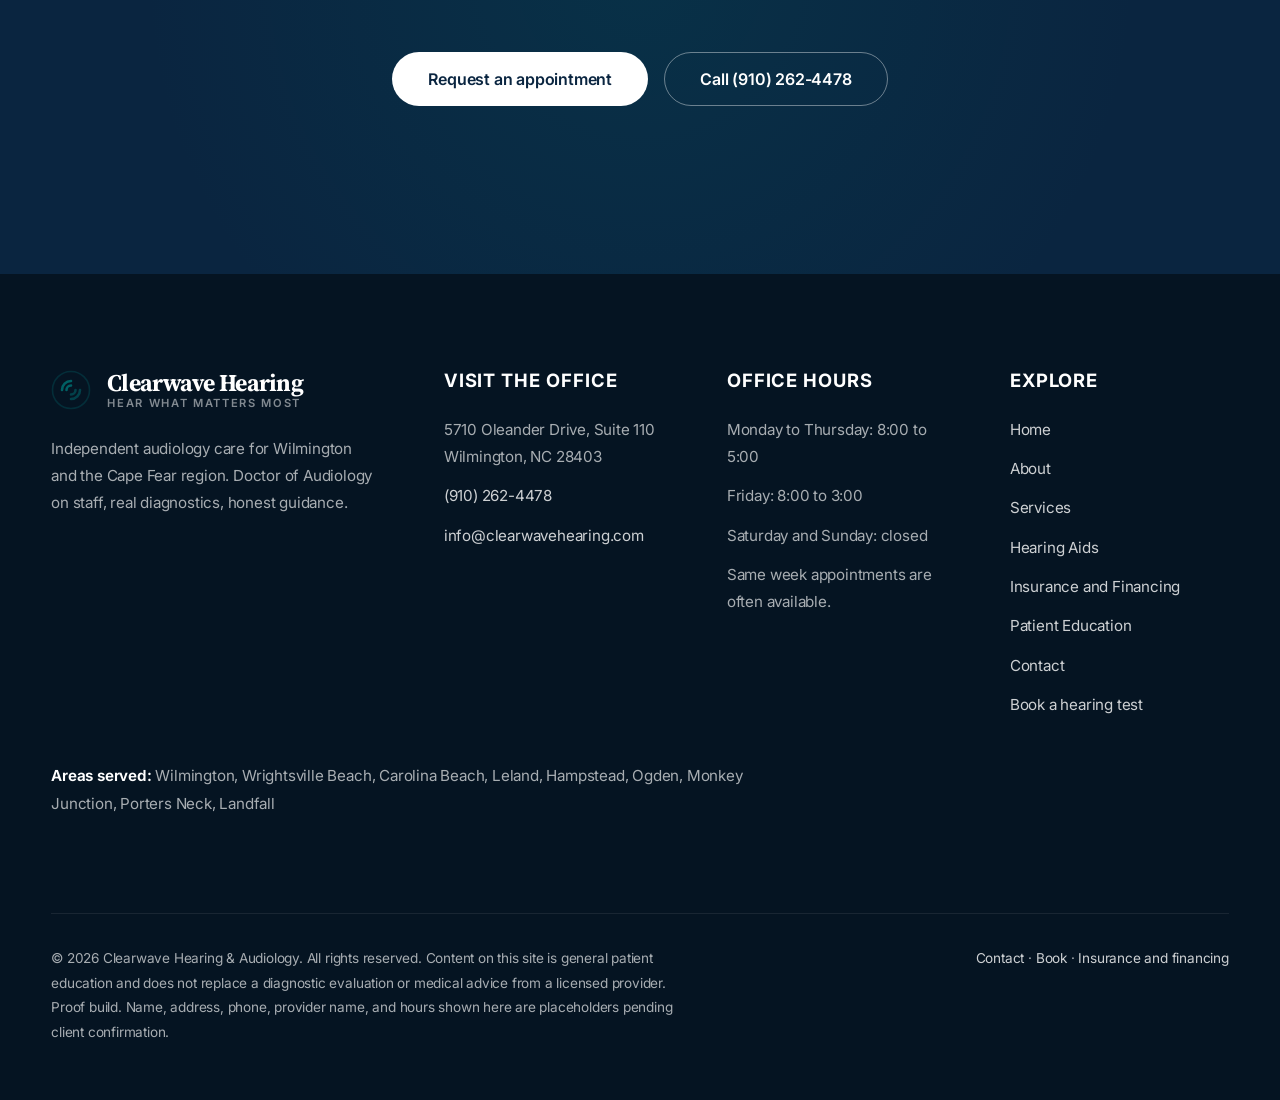
<file: hearing-aids.html>
<!DOCTYPE html>
<html lang="en">
<head>
  <meta charset="utf-8">
  <meta name="viewport" content="width=device-width, initial-scale=1">
  <title>Hearing Aids in Wilmington, NC | Styles, Technology, and Honest Guidance</title>
  <meta name="description" content="Prescription hearing aids fitted and verified with real ear measurement in Wilmington, NC. Compare IIC, CIC, ITC, ITE, RIC, and BTE styles and technology levels.">
  <link rel="canonical" href="https://kinggavint.github.io/clearwave-hearing-proof/hearing-aids.html">
  <meta name="robots" content="index, follow, max-snippet:-1, max-image-preview:large">
  <meta name="geo.region" content="US-NC">
  <meta name="geo.placename" content="Wilmington, North Carolina">
  <meta property="og:type" content="website">
  <meta property="og:site_name" content="Clearwave Hearing &amp; Audiology">
  <meta property="og:title" content="Hearing Aids in Wilmington, NC | Styles, Technology, and Honest Guidance">
  <meta property="og:description" content="Prescription hearing aids fitted and verified with real ear measurement in Wilmington, NC. Compare IIC, CIC, ITC, ITE, RIC, and BTE styles and technology levels.">
  <meta property="og:url" content="https://kinggavint.github.io/clearwave-hearing-proof/hearing-aids.html">
  <meta property="og:locale" content="en_US">
  <meta name="twitter:card" content="summary_large_image">
  <meta name="twitter:title" content="Hearing Aids in Wilmington, NC | Styles, Technology, and Honest Guidance">
  <meta name="twitter:description" content="Prescription hearing aids fitted and verified with real ear measurement in Wilmington, NC. Compare IIC, CIC, ITC, ITE, RIC, and BTE styles and technology levels.">
  <link rel="icon" href="data:image/svg+xml,%3Csvg xmlns='http://www.w3.org/2000/svg' viewBox='0 0 32 32'%3E%3Crect width='32' height='32' rx='7' fill='%230a2540'/%3E%3Cg stroke='%232a9aa1' stroke-width='2.4' fill='none' stroke-linecap='round'%3E%3Cpath d='M8 16a8 8 0 0 1 8-8'/%3E%3Cpath d='M12 16a4 4 0 0 1 4-4'/%3E%3Cpath d='M16 24a8 8 0 0 0 8-8' opacity='.6'/%3E%3C/g%3E%3C/svg%3E">
  <link rel="preconnect" href="https://fonts.googleapis.com">
  <link rel="preconnect" href="https://fonts.gstatic.com" crossorigin>
  <link href="https://fonts.googleapis.com/css2?family=Inter:wght@400;500;600;700&amp;family=Source+Serif+4:opsz,wght@8..60,400;8..60,600;8..60,700&amp;display=swap" rel="stylesheet">
  <link rel="stylesheet" href="assets/css/site.css">
  <script type="application/ld+json">
{
  "@context": "https://schema.org",
  "@type": [
    "MedicalBusiness",
    "LocalBusiness",
    "AudiologyBusiness"
  ],
  "@id": "https://kinggavint.github.io/clearwave-hearing-proof/#practice",
  "name": "Clearwave Hearing & Audiology",
  "alternateName": "Clearwave Hearing and Audiology",
  "url": "https://kinggavint.github.io/clearwave-hearing-proof/",
  "logo": "https://kinggavint.github.io/clearwave-hearing-proof/assets/img/clearwave-logo.svg",
  "image": "https://kinggavint.github.io/clearwave-hearing-proof/assets/img/clearwave-logo.svg",
  "description": "Clearwave Hearing and Audiology is an independent audiology practice in Wilmington, North Carolina, offering diagnostic hearing evaluations, hearing aid fittings with real ear measurement, tinnitus management, and earwax removal for patients across the Cape Fear region.",
  "slogan": "Hear what matters most",
  "telephone": "(910) 262-4478",
  "email": "info@clearwavehearing.com",
  "priceRange": "$$",
  "currenciesAccepted": "USD",
  "paymentAccepted": "Cash, Check, Credit Card, HSA, FSA, CareCredit, Insurance",
  "medicalSpecialty": "Audiology",
  "address": {
    "@type": "PostalAddress",
    "streetAddress": "5710 Oleander Drive, Suite 110",
    "addressLocality": "Wilmington",
    "addressRegion": "NC",
    "postalCode": "28403",
    "addressCountry": "US"
  },
  "geo": {
    "@type": "GeoCoordinates",
    "latitude": 34.2144,
    "longitude": -77.8422
  },
  "hasMap": "https://www.google.com/maps/search/?api=1&query=5710+Oleander+Drive%2C+Suite+110%2C+Wilmington%2C+NC+28403",
  "areaServed": [
    {
      "@type": "City",
      "name": "Wilmington"
    },
    {
      "@type": "City",
      "name": "Wrightsville Beach"
    },
    {
      "@type": "City",
      "name": "Carolina Beach"
    },
    {
      "@type": "City",
      "name": "Leland"
    },
    {
      "@type": "City",
      "name": "Hampstead"
    },
    {
      "@type": "City",
      "name": "Ogden"
    },
    {
      "@type": "City",
      "name": "Monkey Junction"
    },
    {
      "@type": "City",
      "name": "Porters Neck"
    },
    {
      "@type": "City",
      "name": "Landfall"
    },
    {
      "@type": "City",
      "name": "Castle Hayne"
    }
  ],
  "openingHoursSpecification": [
    {
      "@type": "OpeningHoursSpecification",
      "dayOfWeek": [
        "Monday",
        "Tuesday",
        "Wednesday",
        "Thursday"
      ],
      "opens": "08:00",
      "closes": "17:00"
    },
    {
      "@type": "OpeningHoursSpecification",
      "dayOfWeek": "Friday",
      "opens": "08:00",
      "closes": "15:00"
    }
  ],
  "employee": {
    "@type": "Person",
    "name": "Dr. Renee Caldwell, Au.D.",
    "jobTitle": "Doctor of Audiology",
    "honorificSuffix": "Au.D."
  },
  "makesOffer": [
    {
      "@type": "Offer",
      "itemOffered": {
        "@type": "MedicalTest",
        "name": "Comprehensive hearing evaluation"
      }
    },
    {
      "@type": "Offer",
      "itemOffered": {
        "@type": "MedicalTest",
        "name": "Hearing aid fitting and programming"
      }
    },
    {
      "@type": "Offer",
      "itemOffered": {
        "@type": "MedicalTest",
        "name": "Real ear measurement verification"
      }
    },
    {
      "@type": "Offer",
      "itemOffered": {
        "@type": "MedicalTest",
        "name": "Tinnitus management"
      }
    },
    {
      "@type": "Offer",
      "itemOffered": {
        "@type": "MedicalTest",
        "name": "Earwax removal"
      }
    },
    {
      "@type": "Offer",
      "itemOffered": {
        "@type": "MedicalTest",
        "name": "Custom ear protection"
      }
    },
    {
      "@type": "Offer",
      "itemOffered": {
        "@type": "MedicalTest",
        "name": "Hearing aid maintenance and repair"
      }
    }
  ],
  "mainEntityOfPage": {
    "@type": "WebPage",
    "@id": "https://kinggavint.github.io/clearwave-hearing-proof/hearing-aids.html",
    "name": "Hearing Aids in Wilmington NC"
  }
}
</script>
    <script type="application/ld+json">
{
  "@context": "https://schema.org",
  "@type": "BreadcrumbList",
  "itemListElement": [
    {
      "@type": "ListItem",
      "position": 1,
      "name": "Home",
      "item": "https://kinggavint.github.io/clearwave-hearing-proof/index.html"
    },
    {
      "@type": "ListItem",
      "position": 2,
      "name": "Hearing Aids",
      "item": "https://kinggavint.github.io/clearwave-hearing-proof/hearing-aids.html"
    }
  ]
}
</script>
    <script type="application/ld+json">
{
  "@context": "https://schema.org",
  "@type": "FAQPage",
  "mainEntity": [
    {
      "@type": "Question",
      "name": "What style of hearing aid is best for me?",
      "acceptedAnswer": {
        "@type": "Answer",
        "text": "Style is decided by your audiogram, your ear canal anatomy, your dexterity, and your listening priorities. Receiver in canal devices suit the majority of adults with mild to severe loss because they are discreet, comfortable, and easy to service. Deeper invisible in canal styles fit milder losses and roomy canals, while behind the ear devices deliver the most power for severe to profound loss."
      }
    },
    {
      "@type": "Question",
      "name": "How much do hearing aids cost in Wilmington?",
      "acceptedAnswer": {
        "@type": "Answer",
        "text": "A pair of prescription hearing aids in this region generally runs from the low thousands to the mid five thousands, depending on technology level and the care package included. Clearwave quotes device cost, verification, and follow up separately and in writing, so you can see exactly what you are paying for before deciding."
      }
    },
    {
      "@type": "Question",
      "name": "How long do hearing aids last?",
      "acceptedAnswer": {
        "@type": "Answer",
        "text": "Most prescription hearing aids last about five to seven years of daily wear. Manufacturer warranties commonly run two to three years. Regular in office cleanings, wax guard changes, and moisture control meaningfully extend service life."
      }
    },
    {
      "@type": "Question",
      "name": "Are rechargeable hearing aids better than disposable batteries?",
      "acceptedAnswer": {
        "@type": "Answer",
        "text": "Rechargeable lithium ion devices suit most people, since a nightly charge is simpler than handling tiny batteries and there is nothing to buy or replace. Disposable batteries still make sense for heavy streaming users, for very long days away from a charger, and for patients who prefer a power source they can swap on the spot."
      }
    },
    {
      "@type": "Question",
      "name": "Do both ears need hearing aids?",
      "acceptedAnswer": {
        "@type": "Answer",
        "text": "If both ears have aidable hearing loss, fitting both is usually the better clinical choice, because the brain uses input from two ears to locate sound and separate speech from noise. When one ear is normal or when one ear cannot use amplification usefully, a single device is the right call. Testing determines which situation applies to you."
      }
    }
  ],
  "speakable": {
    "@type": "SpeakableSpecification",
    "cssSelector": ".faq-answer, .faq summary"
  }
}
</script>
    <script type="application/ld+json">
{
  "@context": "https://schema.org",
  "@type": "WebPage",
  "@id": "https://kinggavint.github.io/clearwave-hearing-proof/hearing-aids.html",
  "name": "Hearing aids fitted and verified in Wilmington, NC",
  "speakable": {
    "@type": "SpeakableSpecification",
    "cssSelector": [
      ".page-hero h1",
      ".page-hero p",
      ".faq-answer"
    ]
  },
  "about": {
    "@id": "https://kinggavint.github.io/clearwave-hearing-proof/#practice"
  }
}
</script>
</head>
<body>
  <a class="skip-link" href="#main">Skip to main content</a>

  <div class="topbar">
    <div class="wrap">
      <span class="topbar-item"><svg width="18" height="18" viewBox="0 0 24 24" fill="none" stroke="currentColor" stroke-width="1.7" stroke-linecap="round" stroke-linejoin="round" aria-hidden="true" focusable="false"><path d="M12 21s7-6.1 7-11a7 7 0 1 0-14 0c0 4.9 7 11 7 11Z"/><circle cx="12" cy="10" r="2.6"/></svg> 5710 Oleander Drive, Suite 110, Wilmington, NC 28403</span>
      <span class="topbar-item"><svg width="18" height="18" viewBox="0 0 24 24" fill="none" stroke="currentColor" stroke-width="1.7" stroke-linecap="round" stroke-linejoin="round" aria-hidden="true" focusable="false"><circle cx="12" cy="12" r="8.5"/><path d="M12 7.5V12l3.2 2"/></svg> Mon to Thu 8:00 to 5:00, Fri 8:00 to 3:00</span>
      <span class="topbar-item"><svg width="18" height="18" viewBox="0 0 24 24" fill="none" stroke="currentColor" stroke-width="1.7" stroke-linecap="round" stroke-linejoin="round" aria-hidden="true" focusable="false"><path d="M6.6 3.5 9 8l-2 1.8a12.5 12.5 0 0 0 5.2 5.2L14 13l4.5 2.4a1.7 1.7 0 0 1 .8 2l-.5 1.7a2 2 0 0 1-2.3 1.4C9.6 19.3 4.7 14.4 3.5 7.5A2 2 0 0 1 4.9 5.2l1.7-.5a1.7 1.7 0 0 1 2 .8Z"/></svg> <a href="tel:+19102624478">(910) 262-4478</a></span>
    </div>
  </div>

  <header class="site-header">
    <div class="wrap">
      <a class="brand" href="index.html">
        <svg class="brand-mark" width="40" height="40" viewBox="0 0 40 40" fill="none" aria-hidden="true" focusable="false">
      <circle cx="20" cy="20" r="18.5" stroke="currentColor" stroke-width="1.6" opacity="0.35"/>
      <path d="M11 20c0-5 4-9 9-9" stroke="currentColor" stroke-width="2.6" stroke-linecap="round"/>
      <path d="M15.5 20c0-2.5 2-4.5 4.5-4.5" stroke="currentColor" stroke-width="2.6" stroke-linecap="round"/>
      <path d="M20 24.5c2.5 0 4.5-2 4.5-4.5" stroke="currentColor" stroke-width="2.6" stroke-linecap="round" opacity="0.6"/>
      <path d="M20 29c5 0 9-4 9-9" stroke="currentColor" stroke-width="2.6" stroke-linecap="round" opacity="0.6"/>
    </svg>
        <span class="brand-text">
          <span class="brand-name">Clearwave Hearing</span>
          <span class="brand-tag">Hear what matters most</span>
        </span>
      </a>
      <button class="nav-toggle" type="button" aria-expanded="false" aria-controls="site-nav">
        <span class="nav-toggle-label">Menu</span>
        <svg width="20" height="20" viewBox="0 0 24 24" fill="none" stroke="currentColor" stroke-width="2" stroke-linecap="round" aria-hidden="true" focusable="false"><path d="M4 7h16M4 12h16M4 17h16"/></svg>
      </button>
      <nav class="site-nav" id="site-nav" aria-label="Main navigation">
        <ul>
          <li><a href="index.html">Home</a></li>
          <li><a href="about.html">About</a></li>
          <li><a href="services.html">Services</a></li>
          <li><a href="hearing-aids.html" aria-current="page">Hearing Aids</a></li>
          <li><a href="insurance.html">Insurance and Financing</a></li>
          <li><a href="blog.html">Patient Education</a></li>
          <li><a href="contact.html">Contact</a></li>
          <li class="nav-cta"><a href="book.html">Schedule my hearing test</a></li>
        </ul>
      </nav>
    </div>
  </header>


  <section class="page-hero">
    <div class="wrap">
      <span class="eyebrow">Hearing aids</span>
      <h1>Hearing aids, selected by measurement and verified in your ear</h1>
      <p>The device matters less than the fitting. Here is how styles, technology levels, and brands actually differ, and how we decide together.</p>
    </div>
  </section>


  <nav class="crumbs" aria-label="Breadcrumb">
    <div class="wrap"><ol><li><a href="index.html">Home</a></li><li><span aria-current="page">Hearing Aids</span></li></ol></div>
  </nav>

  <main id="main">
    <section class="section">
      <div class="wrap">
        <div class="split-wide">
          <div>
            <span class="eyebrow">Start here</span>
            <h2>The fitting matters more than the badge on the device</h2>
            <p>Every major manufacturer makes good hardware in 2026. The difference in patient outcomes comes overwhelmingly from what happens in the office: whether the loss was measured properly, whether the device was programmed to a prescription target, whether that target was verified inside your ear canal, and whether anyone adjusted it after week one.</p>
            <p>That is why we do not lead with a brand. We start with your audiogram, your ears, and your listening life, then choose from several manufacturers to match. Independence makes that possible.</p>
      <ul class="checklist">
        <li><svg width="20" height="20" viewBox="0 0 24 24" fill="none" stroke="currentColor" stroke-width="1.7" stroke-linecap="round" stroke-linejoin="round" aria-hidden="true" focusable="false"><path d="m4.5 12.5 4.6 4.6L19.5 6.8"/></svg><span>Devices from multiple manufacturers rather than a single house brand</span></li>
        <li><svg width="20" height="20" viewBox="0 0 24 24" fill="none" stroke="currentColor" stroke-width="1.7" stroke-linecap="round" stroke-linejoin="round" aria-hidden="true" focusable="false"><path d="m4.5 12.5 4.6 4.6L19.5 6.8"/></svg><span>Programming to prescriptive targets, then verified with real ear measurement</span></li>
        <li><svg width="20" height="20" viewBox="0 0 24 24" fill="none" stroke="currentColor" stroke-width="1.7" stroke-linecap="round" stroke-linejoin="round" aria-hidden="true" focusable="false"><path d="m4.5 12.5 4.6 4.6L19.5 6.8"/></svg><span>A defined follow up schedule instead of come back if it bothers you</span></li>
        <li><svg width="20" height="20" viewBox="0 0 24 24" fill="none" stroke="currentColor" stroke-width="1.7" stroke-linecap="round" stroke-linejoin="round" aria-hidden="true" focusable="false"><path d="m4.5 12.5 4.6 4.6L19.5 6.8"/></svg><span>Itemized written pricing before any commitment</span></li>
      </ul>
          </div>
          <aside class="card">
            <h3>What is included with every fitting</h3>
            <ul>
              <li>Real ear measurement verification</li>
              <li>Live speech mapping and demonstration</li>
              <li>Insertion, charging, and app training</li>
              <li>Scheduled follow up visits in the first year</li>
              <li>Cleanings, wax guards, and domes</li>
              <li>Warranty registration and repair handling</li>
              <li>An adjustment period to confirm the fit</li>
            </ul>
            <a class="btn btn-primary" href="book.html">Book a consultation</a>
          </aside>
        </div>
      </div>
    </section>

    <section class="section section-warm">
      <div class="wrap">
        <span class="eyebrow">Styles</span>
        <h2>Six styles, and who each one suits</h2>
        <p class="lead">Style is a clinical decision, not a cosmetic one. Degree of loss, canal size and shape, dexterity, drainage history, and feedback risk all narrow the options before preference enters the conversation.</p>
        <div class="table-wrap">
          <table>
            <caption>Hearing aid styles from smallest and most discreet to most powerful.</caption>
            <thead>
              <tr><th scope="col">Style</th><th scope="col">Name</th><th scope="col">What to know</th></tr>
            </thead>
            <tbody>
            <tr><th scope="row">IIC</th><td>Invisible in canal</td><td>Sits deepest in the canal and is essentially unseen. Best for mild to moderate loss with adequate canal size. Smallest battery and the most dexterity required.</td></tr>
            <tr><th scope="row">CIC</th><td>Completely in canal</td><td>Slightly larger than IIC and easier to handle, still very discreet. Suits mild to moderate loss. Limited room for directional microphones.</td></tr>
            <tr><th scope="row">ITC</th><td>In the canal</td><td>A custom shell filling part of the outer ear bowl. Room for a larger battery, volume control, and better microphone placement.</td></tr>
            <tr><th scope="row">ITE</th><td>In the ear</td><td>Fills the outer ear bowl. Easiest custom style to insert and adjust, and it supports more power, which helps with dexterity issues and greater loss.</td></tr>
            <tr><th scope="row">RIC</th><td>Receiver in canal</td><td>The most commonly fitted style today. A small body behind the ear with a thin wire to a canal receiver. Discreet, comfortable, serviceable, and appropriate across mild to severe loss.</td></tr>
            <tr><th scope="row">BTE</th><td>Behind the ear</td><td>Full shell behind the ear with tubing to an earmold. The most power and the most durable, which makes it the standard for severe to profound loss.</td></tr>
            </tbody>
          </table>
        </div>
        <p>Most adults leaving our office wear a receiver in canal device, because it balances discretion, comfort, sound quality, and serviceability better than anything else on the market. Custom in canal styles remain a good answer for specific ears and specific jobs.</p>
      </div>
    </section>

    <section class="section">
      <div class="wrap">
        <span class="eyebrow">Technology levels</span>
        <h2>Paying more only helps if you need what it buys</h2>
        <p class="lead">Manufacturers sell the same style at several processing tiers. The honest question is not which tier is best, it is which tier matches the listening situations you are actually in each week.</p>
        <div class="grid grid-3" style="margin-top:2rem;">
        <article class="card">
          <h3>Essential technology</h3>
          <p class="post-meta">Best for: Quiet homes, one on one conversation, television</p>
          <p>Basic noise reduction and directionality. A sound clinical choice for patients whose difficult listening happens rarely.</p>
        </article>
        <article class="card">
          <h3>Advanced technology</h3>
          <p class="post-meta">Best for: Restaurants, small groups, church, phone calls</p>
          <p>Faster adaptive directionality, better noise handling, Bluetooth streaming, and app control.</p>
        </article>
        <article class="card">
          <h3>Premium technology</h3>
          <p class="post-meta">Best for: Busy work, travel, large gatherings, music</p>
          <p>The most aggressive speech in noise processing, best sound quality in movement and wind, and the widest feature set.</p>
        </article>
        </div>
        <div class="note" style="margin-top:2rem;">
          <h3>How we advise on tier</h3>
          <p>We ask you to describe a normal week: where you go, who you talk to, how much background noise is involved. If the difficult listening in that week is limited, premium processing will not earn its cost, and we will tell you so.</p>
        </div>
      </div>
    </section>

    <section class="section section-blue">
      <div class="wrap">
        <span class="eyebrow">Manufacturers</span>
        <h2>Brands we commonly fit</h2>
        <p class="lead">Selection depends on your audiogram, your ear, and your needs. These are the platforms we reach for most often.</p>
        <div class="grid grid-4" style="margin-top:2rem;">
        <article class="card">
          <span class="card-icon"><svg width="26" height="26" viewBox="0 0 24 24" fill="none" stroke="currentColor" stroke-width="1.7" stroke-linecap="round" stroke-linejoin="round" aria-hidden="true" focusable="false"><path d="M5 6h14"/><path d="M5 12h14"/><path d="M5 18h14"/><circle cx="9" cy="6" r="2.1"/><circle cx="15" cy="12" r="2.1"/><circle cx="10" cy="18" r="2.1"/></svg></span>
          <h3>Phonak</h3>
          <p>Strong performance in noisy environments and one of the widest power ranges, including options for severe loss.</p>
        </article>
        <article class="card">
          <span class="card-icon"><svg width="26" height="26" viewBox="0 0 24 24" fill="none" stroke="currentColor" stroke-width="1.7" stroke-linecap="round" stroke-linejoin="round" aria-hidden="true" focusable="false"><path d="M5 6h14"/><path d="M5 12h14"/><path d="M5 18h14"/><circle cx="9" cy="6" r="2.1"/><circle cx="15" cy="12" r="2.1"/><circle cx="10" cy="18" r="2.1"/></svg></span>
          <h3>Oticon</h3>
          <p>Processing built around delivering a fuller sound scene rather than narrowing hard to one talker.</p>
        </article>
        <article class="card">
          <span class="card-icon"><svg width="26" height="26" viewBox="0 0 24 24" fill="none" stroke="currentColor" stroke-width="1.7" stroke-linecap="round" stroke-linejoin="round" aria-hidden="true" focusable="false"><path d="M5 6h14"/><path d="M5 12h14"/><path d="M5 18h14"/><circle cx="9" cy="6" r="2.1"/><circle cx="15" cy="12" r="2.1"/><circle cx="10" cy="18" r="2.1"/></svg></span>
          <h3>ReSound</h3>
          <p>Reliable connectivity and app control, with a mature remote adjustment workflow.</p>
        </article>
        <article class="card">
          <span class="card-icon"><svg width="26" height="26" viewBox="0 0 24 24" fill="none" stroke="currentColor" stroke-width="1.7" stroke-linecap="round" stroke-linejoin="round" aria-hidden="true" focusable="false"><path d="M5 6h14"/><path d="M5 12h14"/><path d="M5 18h14"/><circle cx="9" cy="6" r="2.1"/><circle cx="15" cy="12" r="2.1"/><circle cx="10" cy="18" r="2.1"/></svg></span>
          <h3>Starkey</h3>
          <p>Rechargeable platforms with health and fall detection features that some patients value.</p>
        </article>
        </div>
        <p style="margin-top:1.5rem;">Brand names are trademarks of their respective owners and are listed for patient reference. Availability of specific models can change.</p>
      </div>
    </section>

    <section class="section section-navy">
      <div class="wrap">
        <div class="split">
          <div>
            <span class="eyebrow">Verification</span>
            <h2>What real ear measurement actually proves</h2>
            <p class="lead">A hearing aid out of the box is set from an average ear. Your ear is not average. Canal length, volume, and eardrum impedance change the sound level reaching you by a meaningful margin.</p>
            <p>With a probe microphone in place, we measure the real output at your eardrum against the prescription target for your hearing loss, then adjust across the frequency range until they line up. Patients frequently describe the moment gain is corrected as the first time speech sounded like speech rather than volume.</p>
            <p>Ask any provider you consider whether they perform real ear measurement on every fitting. The answer is one of the most reliable quality signals in this field.</p>
          </div>
          <div class="media-block" role="img" aria-label="Abstract graph like illustration of frequency response curves in teal and blue.">
            <span class="media-caption">Placeholder visual. Replace with a photo of real ear measurement in the office.</span>
          </div>
        </div>
      </div>
    </section>

    <section class="section">
      <div class="wrap wrap-narrow">
        <span class="eyebrow">Honest guidance</span>
        <h2>What we will not do</h2>
      <ul class="checklist">
        <li><svg width="20" height="20" viewBox="0 0 24 24" fill="none" stroke="currentColor" stroke-width="1.7" stroke-linecap="round" stroke-linejoin="round" aria-hidden="true" focusable="false"><path d="m4.5 12.5 4.6 4.6L19.5 6.8"/></svg><span>Quote a bundled price you cannot break into device cost and care cost</span></li>
        <li><svg width="20" height="20" viewBox="0 0 24 24" fill="none" stroke="currentColor" stroke-width="1.7" stroke-linecap="round" stroke-linejoin="round" aria-hidden="true" focusable="false"><path d="m4.5 12.5 4.6 4.6L19.5 6.8"/></svg><span>Recommend premium technology for a quiet lifestyle that does not need it</span></li>
        <li><svg width="20" height="20" viewBox="0 0 24 24" fill="none" stroke="currentColor" stroke-width="1.7" stroke-linecap="round" stroke-linejoin="round" aria-hidden="true" focusable="false"><path d="m4.5 12.5 4.6 4.6L19.5 6.8"/></svg><span>Fit two devices when testing shows one ear will not benefit</span></li>
        <li><svg width="20" height="20" viewBox="0 0 24 24" fill="none" stroke="currentColor" stroke-width="1.7" stroke-linecap="round" stroke-linejoin="round" aria-hidden="true" focusable="false"><path d="m4.5 12.5 4.6 4.6L19.5 6.8"/></svg><span>Skip verification and call the fitting complete</span></li>
        <li><svg width="20" height="20" viewBox="0 0 24 24" fill="none" stroke="currentColor" stroke-width="1.7" stroke-linecap="round" stroke-linejoin="round" aria-hidden="true" focusable="false"><path d="m4.5 12.5 4.6 4.6L19.5 6.8"/></svg><span>Use a limited time discount to rush a decision</span></li>
      </ul>
        <p>Hearing aids are a multi year commitment for most patients. The decision deserves measurement, options, and time to think.</p>
        <div class="btn-row">
          <a class="btn btn-primary" href="book.html">Book an evaluation</a>
          <a class="btn btn-ghost" href="insurance.html">See insurance and financing</a>
        </div>
      </div>
    </section>

  <section class="section section-warm" id="faq">
    <div class="wrap wrap-narrow">
      <span class="eyebrow">Answers</span>
      <h2>Hearing aid questions, answered</h2>
      <div class="faq">
        <details open>
          <summary>What style of hearing aid is best for me?</summary>
          <div class="faq-body faq-answer">
            <p>Style is decided by your audiogram, your ear canal anatomy, your dexterity, and your listening priorities. Receiver in canal devices suit the majority of adults with mild to severe loss because they are discreet, comfortable, and easy to service. Deeper invisible in canal styles fit milder losses and roomy canals, while behind the ear devices deliver the most power for severe to profound loss.</p>
          </div>
        </details>
        <details>
          <summary>How much do hearing aids cost in Wilmington?</summary>
          <div class="faq-body faq-answer">
            <p>A pair of prescription hearing aids in this region generally runs from the low thousands to the mid five thousands, depending on technology level and the care package included. Clearwave quotes device cost, verification, and follow up separately and in writing, so you can see exactly what you are paying for before deciding.</p>
          </div>
        </details>
        <details>
          <summary>How long do hearing aids last?</summary>
          <div class="faq-body faq-answer">
            <p>Most prescription hearing aids last about five to seven years of daily wear. Manufacturer warranties commonly run two to three years. Regular in office cleanings, wax guard changes, and moisture control meaningfully extend service life.</p>
          </div>
        </details>
        <details>
          <summary>Are rechargeable hearing aids better than disposable batteries?</summary>
          <div class="faq-body faq-answer">
            <p>Rechargeable lithium ion devices suit most people, since a nightly charge is simpler than handling tiny batteries and there is nothing to buy or replace. Disposable batteries still make sense for heavy streaming users, for very long days away from a charger, and for patients who prefer a power source they can swap on the spot.</p>
          </div>
        </details>
        <details>
          <summary>Do both ears need hearing aids?</summary>
          <div class="faq-body faq-answer">
            <p>If both ears have aidable hearing loss, fitting both is usually the better clinical choice, because the brain uses input from two ears to locate sound and separate speech from noise. When one ear is normal or when one ear cannot use amplification usefully, a single device is the right call. Testing determines which situation applies to you.</p>
          </div>
        </details>
      </div>
    </div>
  </section>


  <section class="cta-band">
    <div class="wrap center">
      <h2>Not sure which direction to go?</h2>
      <p>Start with a diagnostic evaluation. The results narrow the options far faster than any product page can.</p>
      <div class="btn-row center">
        <a class="btn btn-light" href="book.html">Request an appointment</a>
        <a class="btn btn-outline-light" href="tel:+19102624478">Call (910) 262-4478</a>
      </div>
    </div>
  </section>

  </main>

  <footer class="site-footer">
    <div class="wrap">
      <div class="footer-grid">
        <div>
          <a class="brand" href="index.html">
            <svg class="brand-mark" width="40" height="40" viewBox="0 0 40 40" fill="none" aria-hidden="true" focusable="false">
      <circle cx="20" cy="20" r="18.5" stroke="currentColor" stroke-width="1.6" opacity="0.35"/>
      <path d="M11 20c0-5 4-9 9-9" stroke="currentColor" stroke-width="2.6" stroke-linecap="round"/>
      <path d="M15.5 20c0-2.5 2-4.5 4.5-4.5" stroke="currentColor" stroke-width="2.6" stroke-linecap="round"/>
      <path d="M20 24.5c2.5 0 4.5-2 4.5-4.5" stroke="currentColor" stroke-width="2.6" stroke-linecap="round" opacity="0.6"/>
      <path d="M20 29c5 0 9-4 9-9" stroke="currentColor" stroke-width="2.6" stroke-linecap="round" opacity="0.6"/>
    </svg>
            <span class="brand-text">
              <span class="brand-name">Clearwave Hearing</span>
              <span class="brand-tag">Hear what matters most</span>
            </span>
          </a>
          <p style="margin-top:1rem;">Independent audiology care for Wilmington and the Cape Fear region. Doctor of Audiology on staff, real diagnostics, honest guidance.</p>
        </div>
        <div>
          <h3>Visit the office</h3>
          <ul>
            <li>5710 Oleander Drive, Suite 110<br>Wilmington, NC 28403</li>
            <li><a href="tel:+19102624478">(910) 262-4478</a></li>
            <li><a href="mailto:info@clearwavehearing.com">info@clearwavehearing.com</a></li>
          </ul>
        </div>
        <div>
          <h3>Office hours</h3>
          <ul>
            <li>Monday to Thursday: 8:00 to 5:00</li>
            <li>Friday: 8:00 to 3:00</li>
            <li>Saturday and Sunday: closed</li>
            <li>Same week appointments are often available.</li>
          </ul>
        </div>
        <div>
          <h3>Explore</h3>
          <ul>
            <li><a href="index.html">Home</a></li>
            <li><a href="about.html">About</a></li>
            <li><a href="services.html">Services</a></li>
            <li><a href="hearing-aids.html">Hearing Aids</a></li>
            <li><a href="insurance.html">Insurance and Financing</a></li>
            <li><a href="blog.html">Patient Education</a></li>
            <li><a href="contact.html">Contact</a></li>
            <li><a href="book.html">Book a hearing test</a></li>
          </ul>
        </div>
      </div>
      <p style="margin-top:2rem;"><strong style="color:#fff;">Areas served:</strong> Wilmington, Wrightsville Beach, Carolina Beach, Leland, Hampstead, Ogden, Monkey Junction, Porters Neck, Landfall</p>
      <div class="footer-note">
        <p>&copy; <span data-year>2026</span> Clearwave Hearing &amp; Audiology. All rights reserved. Content on this site is general patient education and does not replace a diagnostic evaluation or medical advice from a licensed provider.
        <span class="placeholder-flag">Proof build. Name, address, phone, provider name, and hours shown here are placeholders pending client confirmation.</span></p>
        <p><a href="contact.html">Contact</a> &middot; <a href="book.html">Book</a> &middot; <a href="insurance.html">Insurance and financing</a></p>
      </div>
    </div>
  </footer>

  <script src="assets/js/site.js"></script>
</body>
</html>
</file>
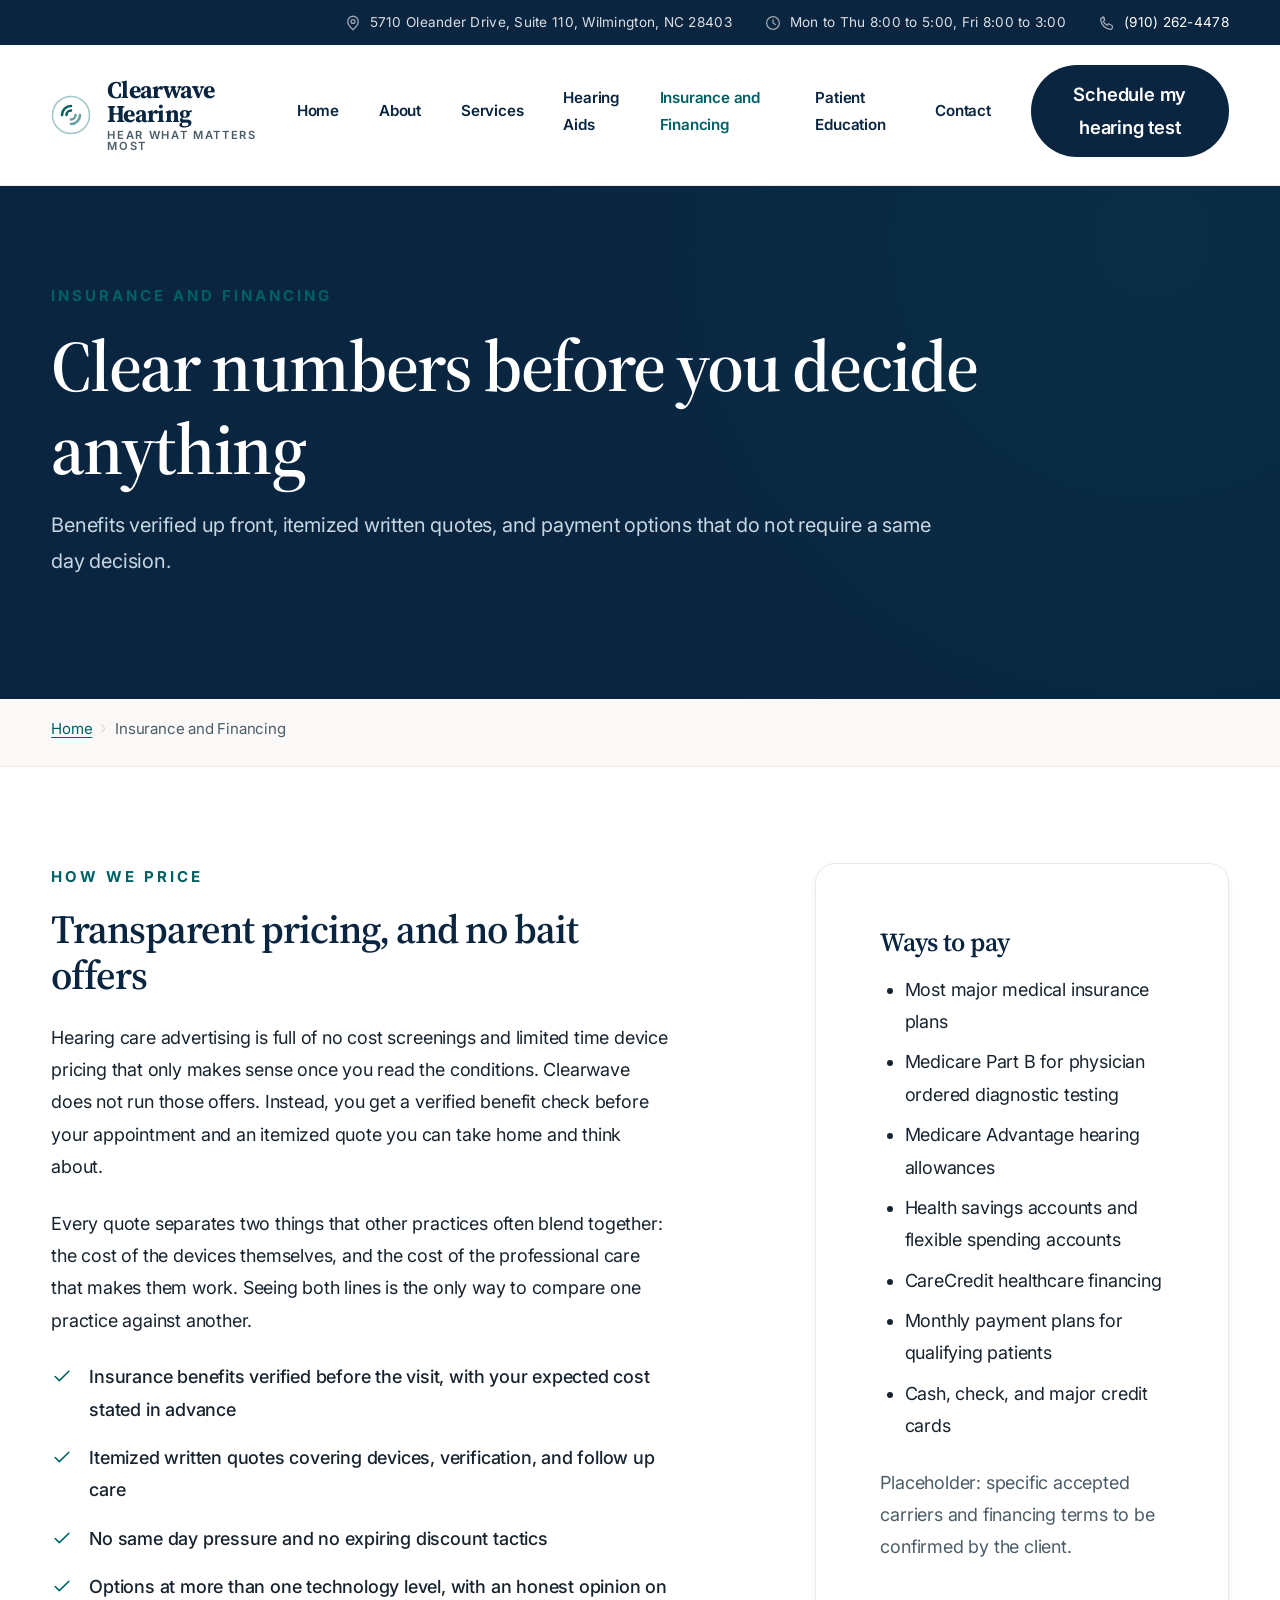
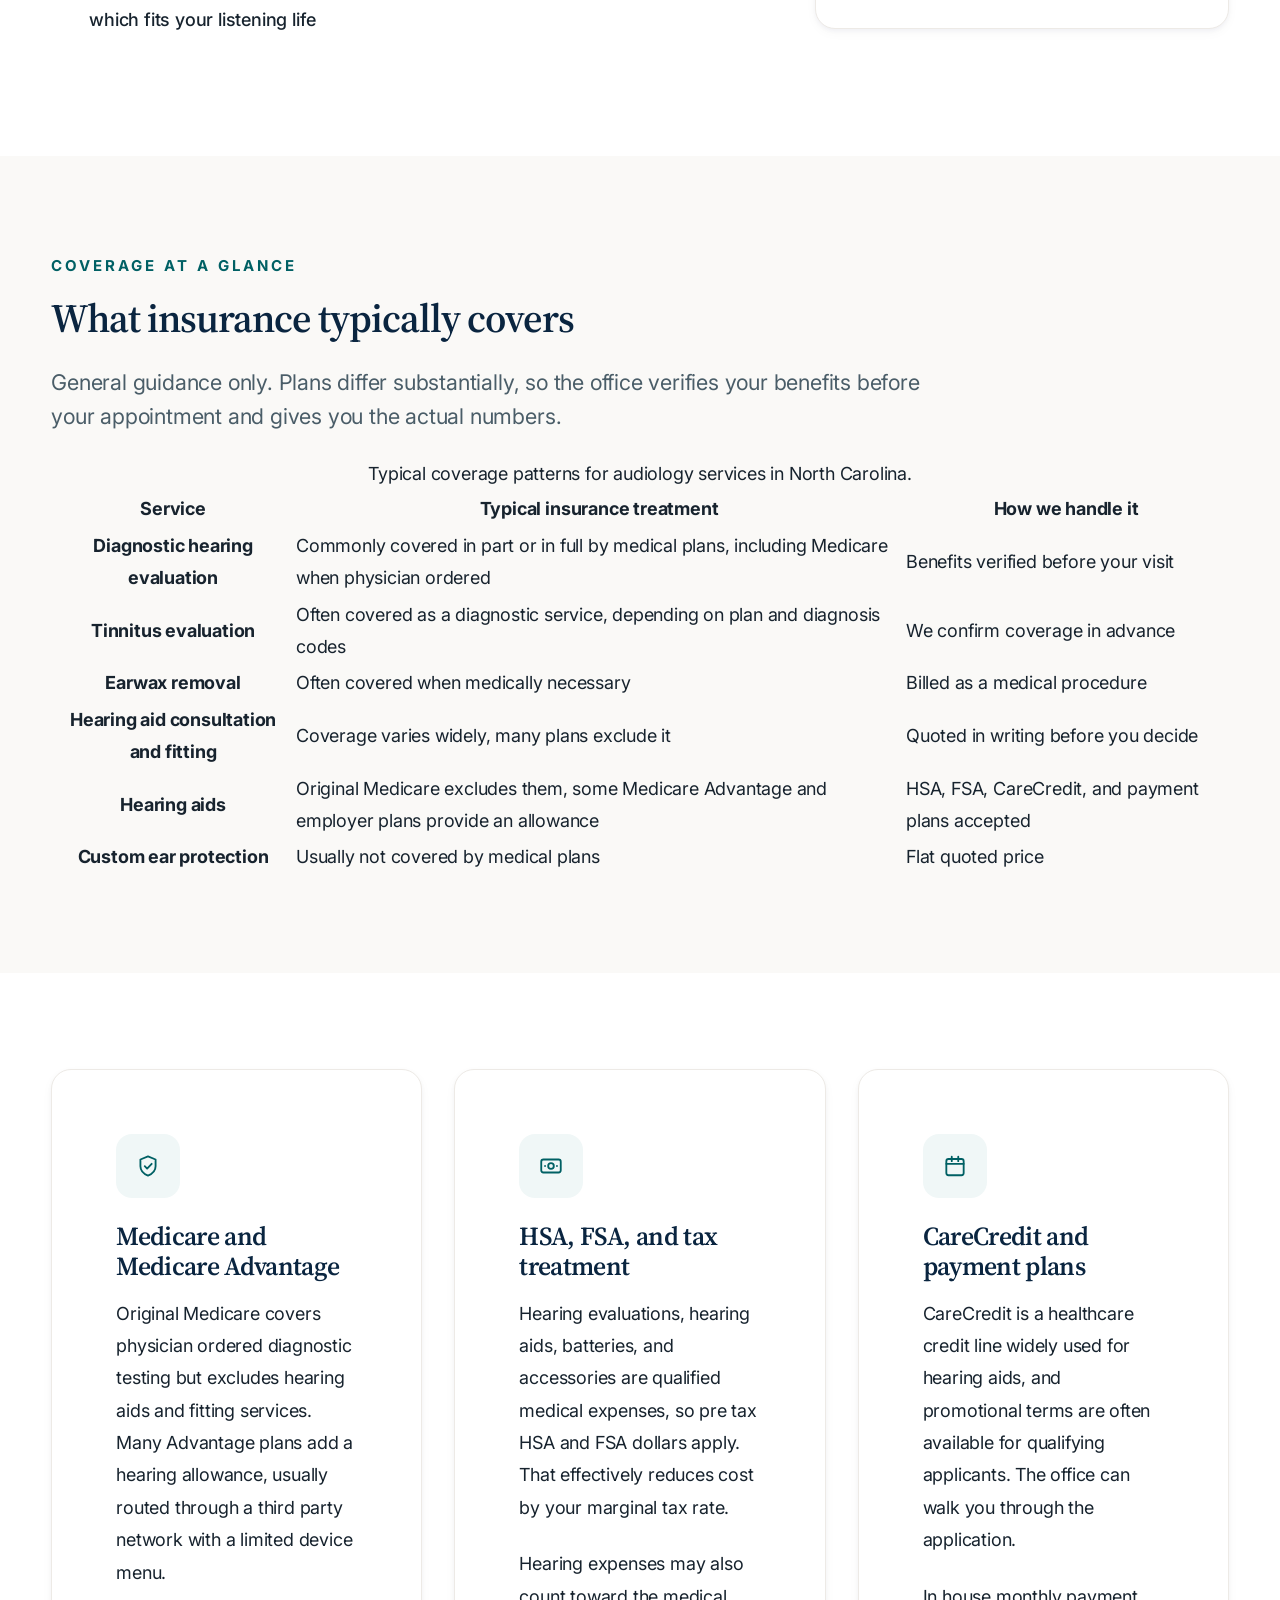
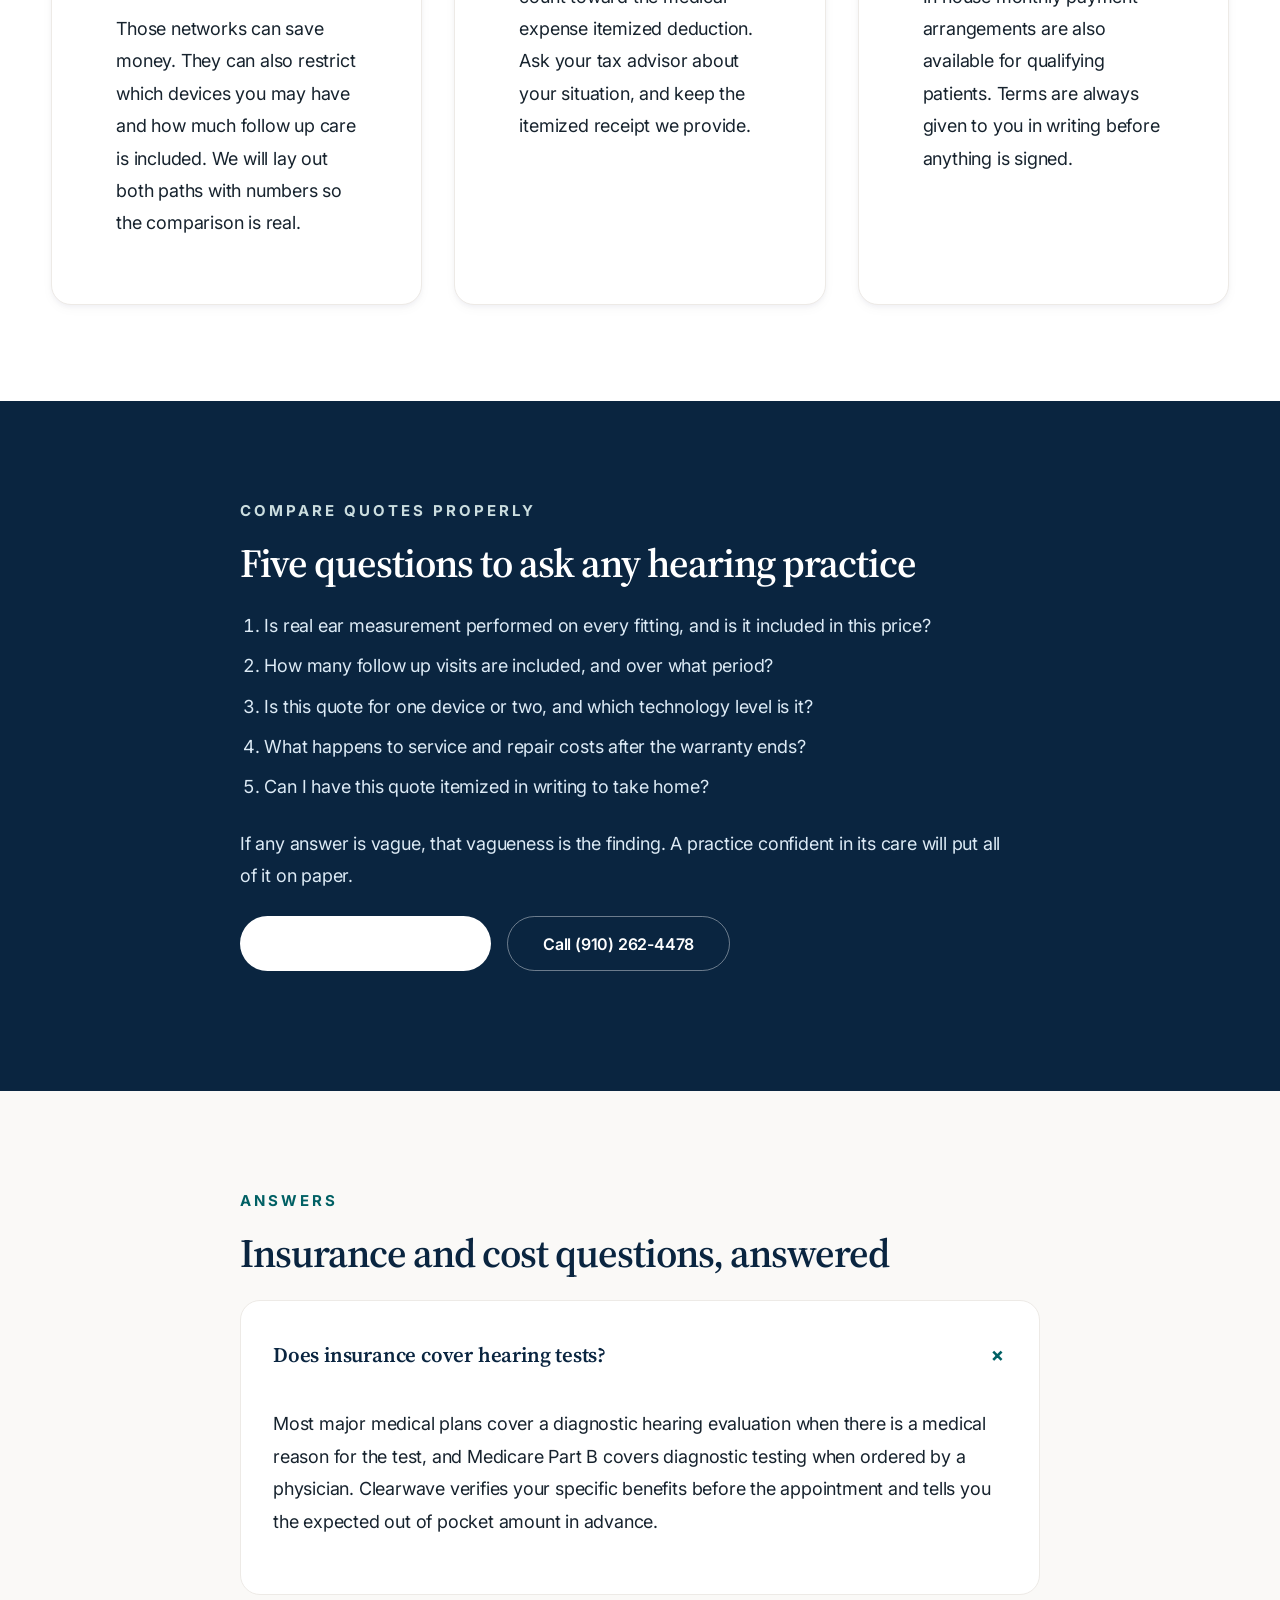
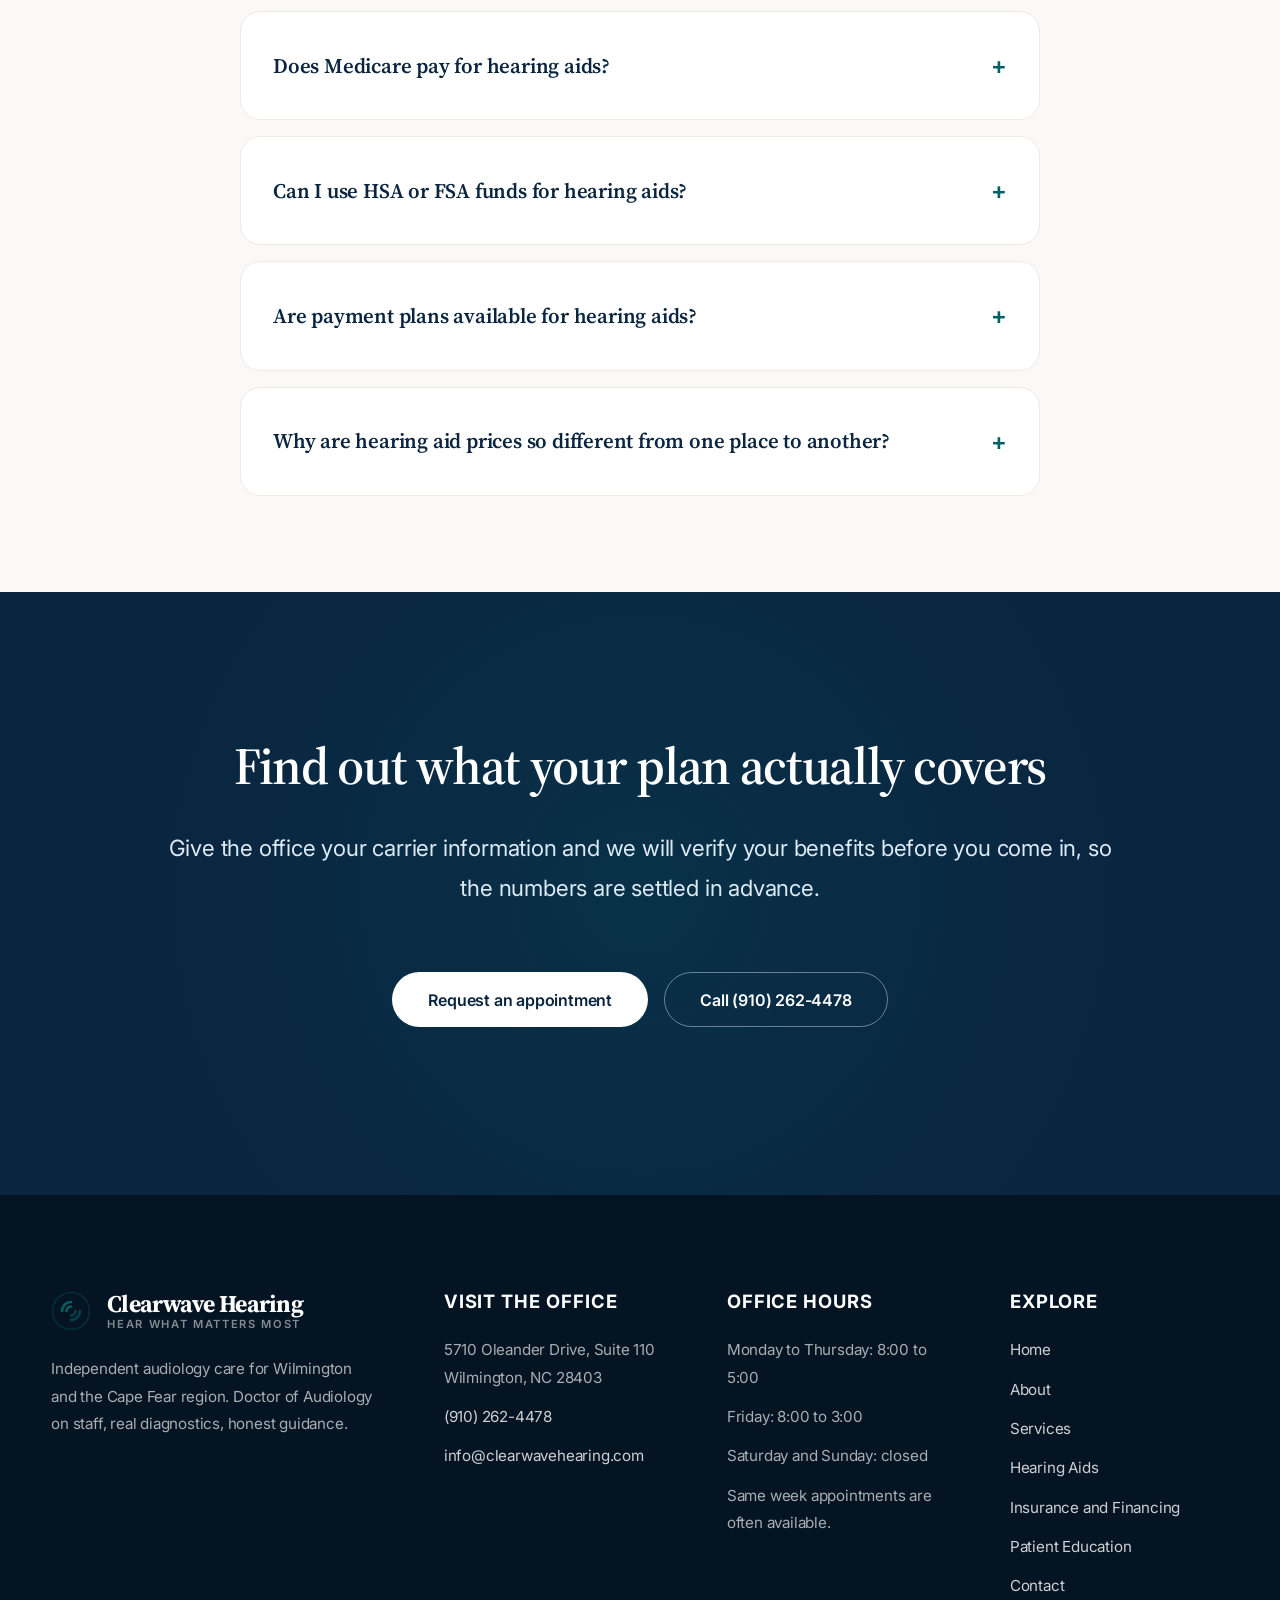
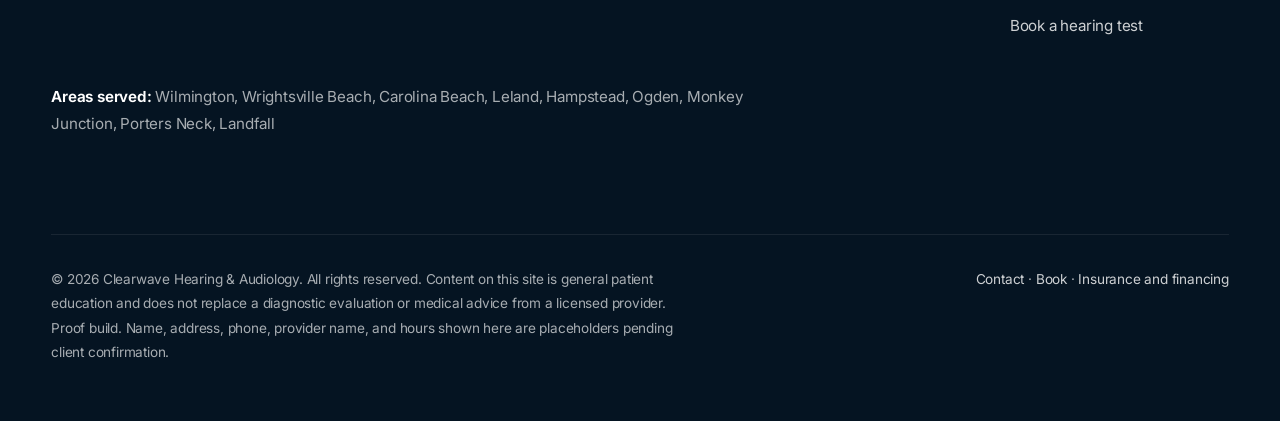
<file: insurance.html>
<!DOCTYPE html>
<html lang="en">
<head>
  <meta charset="utf-8">
  <meta name="viewport" content="width=device-width, initial-scale=1">
  <title>Insurance and Financing for Hearing Care | Wilmington, NC Audiologist</title>
  <meta name="description" content="How insurance, Medicare, HSA and FSA funds, CareCredit, and payment plans apply to hearing tests and hearing aids at our Wilmington, NC audiology practice.">
  <link rel="canonical" href="https://kinggavint.github.io/clearwave-hearing-proof/insurance.html">
  <meta name="robots" content="index, follow, max-snippet:-1, max-image-preview:large">
  <meta name="geo.region" content="US-NC">
  <meta name="geo.placename" content="Wilmington, North Carolina">
  <meta property="og:type" content="website">
  <meta property="og:site_name" content="Clearwave Hearing &amp; Audiology">
  <meta property="og:title" content="Insurance and Financing for Hearing Care | Wilmington, NC Audiologist">
  <meta property="og:description" content="How insurance, Medicare, HSA and FSA funds, CareCredit, and payment plans apply to hearing tests and hearing aids at our Wilmington, NC audiology practice.">
  <meta property="og:url" content="https://kinggavint.github.io/clearwave-hearing-proof/insurance.html">
  <meta property="og:locale" content="en_US">
  <meta name="twitter:card" content="summary_large_image">
  <meta name="twitter:title" content="Insurance and Financing for Hearing Care | Wilmington, NC Audiologist">
  <meta name="twitter:description" content="How insurance, Medicare, HSA and FSA funds, CareCredit, and payment plans apply to hearing tests and hearing aids at our Wilmington, NC audiology practice.">
  <link rel="icon" href="data:image/svg+xml,%3Csvg xmlns='http://www.w3.org/2000/svg' viewBox='0 0 32 32'%3E%3Crect width='32' height='32' rx='7' fill='%230a2540'/%3E%3Cg stroke='%232a9aa1' stroke-width='2.4' fill='none' stroke-linecap='round'%3E%3Cpath d='M8 16a8 8 0 0 1 8-8'/%3E%3Cpath d='M12 16a4 4 0 0 1 4-4'/%3E%3Cpath d='M16 24a8 8 0 0 0 8-8' opacity='.6'/%3E%3C/g%3E%3C/svg%3E">
  <link rel="preconnect" href="https://fonts.googleapis.com">
  <link rel="preconnect" href="https://fonts.gstatic.com" crossorigin>
  <link href="https://fonts.googleapis.com/css2?family=Inter:wght@400;500;600;700&amp;family=Source+Serif+4:opsz,wght@8..60,400;8..60,600;8..60,700&amp;display=swap" rel="stylesheet">
  <link rel="stylesheet" href="assets/css/site.css">
  <script type="application/ld+json">
{
  "@context": "https://schema.org",
  "@type": [
    "MedicalBusiness",
    "LocalBusiness",
    "AudiologyBusiness"
  ],
  "@id": "https://kinggavint.github.io/clearwave-hearing-proof/#practice",
  "name": "Clearwave Hearing & Audiology",
  "alternateName": "Clearwave Hearing and Audiology",
  "url": "https://kinggavint.github.io/clearwave-hearing-proof/",
  "logo": "https://kinggavint.github.io/clearwave-hearing-proof/assets/img/clearwave-logo.svg",
  "image": "https://kinggavint.github.io/clearwave-hearing-proof/assets/img/clearwave-logo.svg",
  "description": "Clearwave Hearing and Audiology is an independent audiology practice in Wilmington, North Carolina, offering diagnostic hearing evaluations, hearing aid fittings with real ear measurement, tinnitus management, and earwax removal for patients across the Cape Fear region.",
  "slogan": "Hear what matters most",
  "telephone": "(910) 262-4478",
  "email": "info@clearwavehearing.com",
  "priceRange": "$$",
  "currenciesAccepted": "USD",
  "paymentAccepted": "Cash, Check, Credit Card, HSA, FSA, CareCredit, Insurance",
  "medicalSpecialty": "Audiology",
  "address": {
    "@type": "PostalAddress",
    "streetAddress": "5710 Oleander Drive, Suite 110",
    "addressLocality": "Wilmington",
    "addressRegion": "NC",
    "postalCode": "28403",
    "addressCountry": "US"
  },
  "geo": {
    "@type": "GeoCoordinates",
    "latitude": 34.2144,
    "longitude": -77.8422
  },
  "hasMap": "https://www.google.com/maps/search/?api=1&query=5710+Oleander+Drive%2C+Suite+110%2C+Wilmington%2C+NC+28403",
  "areaServed": [
    {
      "@type": "City",
      "name": "Wilmington"
    },
    {
      "@type": "City",
      "name": "Wrightsville Beach"
    },
    {
      "@type": "City",
      "name": "Carolina Beach"
    },
    {
      "@type": "City",
      "name": "Leland"
    },
    {
      "@type": "City",
      "name": "Hampstead"
    },
    {
      "@type": "City",
      "name": "Ogden"
    },
    {
      "@type": "City",
      "name": "Monkey Junction"
    },
    {
      "@type": "City",
      "name": "Porters Neck"
    },
    {
      "@type": "City",
      "name": "Landfall"
    },
    {
      "@type": "City",
      "name": "Castle Hayne"
    }
  ],
  "openingHoursSpecification": [
    {
      "@type": "OpeningHoursSpecification",
      "dayOfWeek": [
        "Monday",
        "Tuesday",
        "Wednesday",
        "Thursday"
      ],
      "opens": "08:00",
      "closes": "17:00"
    },
    {
      "@type": "OpeningHoursSpecification",
      "dayOfWeek": "Friday",
      "opens": "08:00",
      "closes": "15:00"
    }
  ],
  "employee": {
    "@type": "Person",
    "name": "Dr. Renee Caldwell, Au.D.",
    "jobTitle": "Doctor of Audiology",
    "honorificSuffix": "Au.D."
  },
  "makesOffer": [
    {
      "@type": "Offer",
      "itemOffered": {
        "@type": "MedicalTest",
        "name": "Comprehensive hearing evaluation"
      }
    },
    {
      "@type": "Offer",
      "itemOffered": {
        "@type": "MedicalTest",
        "name": "Hearing aid fitting and programming"
      }
    },
    {
      "@type": "Offer",
      "itemOffered": {
        "@type": "MedicalTest",
        "name": "Real ear measurement verification"
      }
    },
    {
      "@type": "Offer",
      "itemOffered": {
        "@type": "MedicalTest",
        "name": "Tinnitus management"
      }
    },
    {
      "@type": "Offer",
      "itemOffered": {
        "@type": "MedicalTest",
        "name": "Earwax removal"
      }
    },
    {
      "@type": "Offer",
      "itemOffered": {
        "@type": "MedicalTest",
        "name": "Custom ear protection"
      }
    },
    {
      "@type": "Offer",
      "itemOffered": {
        "@type": "MedicalTest",
        "name": "Hearing aid maintenance and repair"
      }
    }
  ],
  "mainEntityOfPage": {
    "@type": "WebPage",
    "@id": "https://kinggavint.github.io/clearwave-hearing-proof/insurance.html",
    "name": "Insurance and Financing for Hearing Care"
  }
}
</script>
    <script type="application/ld+json">
{
  "@context": "https://schema.org",
  "@type": "BreadcrumbList",
  "itemListElement": [
    {
      "@type": "ListItem",
      "position": 1,
      "name": "Home",
      "item": "https://kinggavint.github.io/clearwave-hearing-proof/index.html"
    },
    {
      "@type": "ListItem",
      "position": 2,
      "name": "Insurance and Financing",
      "item": "https://kinggavint.github.io/clearwave-hearing-proof/insurance.html"
    }
  ]
}
</script>
    <script type="application/ld+json">
{
  "@context": "https://schema.org",
  "@type": "FAQPage",
  "mainEntity": [
    {
      "@type": "Question",
      "name": "Does insurance cover hearing tests?",
      "acceptedAnswer": {
        "@type": "Answer",
        "text": "Most major medical plans cover a diagnostic hearing evaluation when there is a medical reason for the test, and Medicare Part B covers diagnostic testing when ordered by a physician. Clearwave verifies your specific benefits before the appointment and tells you the expected out of pocket amount in advance."
      }
    },
    {
      "@type": "Question",
      "name": "Does Medicare pay for hearing aids?",
      "acceptedAnswer": {
        "@type": "Answer",
        "text": "Original Medicare does not pay for hearing aids or fitting appointments, though it does cover physician ordered diagnostic testing. Many Medicare Advantage plans include a hearing aid allowance, often administered through a third party network. We help you understand what your plan actually provides and how it compares with paying directly."
      }
    },
    {
      "@type": "Question",
      "name": "Can I use HSA or FSA funds for hearing aids?",
      "acceptedAnswer": {
        "@type": "Answer",
        "text": "Yes. Hearing evaluations, hearing aids, batteries, and related accessories are qualified medical expenses under IRS rules, so health savings account and flexible spending account dollars can be applied. Keep your itemized receipt for your records."
      }
    },
    {
      "@type": "Question",
      "name": "Are payment plans available for hearing aids?",
      "acceptedAnswer": {
        "@type": "Answer",
        "text": "Yes. Clearwave accepts CareCredit and offers monthly payment options for qualifying patients, which lets the cost be spread over time rather than paid at once. Terms are provided in writing before you commit to anything."
      }
    },
    {
      "@type": "Question",
      "name": "Why are hearing aid prices so different from one place to another?",
      "acceptedAnswer": {
        "@type": "Answer",
        "text": "Because quotes often include different things. Some prices are device only, others bundle years of appointments, verification, cleanings, and warranty service. Clearwave itemizes device cost and care cost separately so you can compare quotes honestly instead of guessing what is inside a single number."
      }
    }
  ],
  "speakable": {
    "@type": "SpeakableSpecification",
    "cssSelector": ".faq-answer, .faq summary"
  }
}
</script>
    <script type="application/ld+json">
{
  "@context": "https://schema.org",
  "@type": "WebPage",
  "@id": "https://kinggavint.github.io/clearwave-hearing-proof/insurance.html",
  "name": "Insurance and financing for hearing care in Wilmington",
  "speakable": {
    "@type": "SpeakableSpecification",
    "cssSelector": [
      ".page-hero h1",
      ".page-hero p",
      ".faq-answer"
    ]
  },
  "about": {
    "@id": "https://kinggavint.github.io/clearwave-hearing-proof/#practice"
  }
}
</script>
</head>
<body>
  <a class="skip-link" href="#main">Skip to main content</a>

  <div class="topbar">
    <div class="wrap">
      <span class="topbar-item"><svg width="18" height="18" viewBox="0 0 24 24" fill="none" stroke="currentColor" stroke-width="1.7" stroke-linecap="round" stroke-linejoin="round" aria-hidden="true" focusable="false"><path d="M12 21s7-6.1 7-11a7 7 0 1 0-14 0c0 4.9 7 11 7 11Z"/><circle cx="12" cy="10" r="2.6"/></svg> 5710 Oleander Drive, Suite 110, Wilmington, NC 28403</span>
      <span class="topbar-item"><svg width="18" height="18" viewBox="0 0 24 24" fill="none" stroke="currentColor" stroke-width="1.7" stroke-linecap="round" stroke-linejoin="round" aria-hidden="true" focusable="false"><circle cx="12" cy="12" r="8.5"/><path d="M12 7.5V12l3.2 2"/></svg> Mon to Thu 8:00 to 5:00, Fri 8:00 to 3:00</span>
      <span class="topbar-item"><svg width="18" height="18" viewBox="0 0 24 24" fill="none" stroke="currentColor" stroke-width="1.7" stroke-linecap="round" stroke-linejoin="round" aria-hidden="true" focusable="false"><path d="M6.6 3.5 9 8l-2 1.8a12.5 12.5 0 0 0 5.2 5.2L14 13l4.5 2.4a1.7 1.7 0 0 1 .8 2l-.5 1.7a2 2 0 0 1-2.3 1.4C9.6 19.3 4.7 14.4 3.5 7.5A2 2 0 0 1 4.9 5.2l1.7-.5a1.7 1.7 0 0 1 2 .8Z"/></svg> <a href="tel:+19102624478">(910) 262-4478</a></span>
    </div>
  </div>

  <header class="site-header">
    <div class="wrap">
      <a class="brand" href="index.html">
        <svg class="brand-mark" width="40" height="40" viewBox="0 0 40 40" fill="none" aria-hidden="true" focusable="false">
      <circle cx="20" cy="20" r="18.5" stroke="currentColor" stroke-width="1.6" opacity="0.35"/>
      <path d="M11 20c0-5 4-9 9-9" stroke="currentColor" stroke-width="2.6" stroke-linecap="round"/>
      <path d="M15.5 20c0-2.5 2-4.5 4.5-4.5" stroke="currentColor" stroke-width="2.6" stroke-linecap="round"/>
      <path d="M20 24.5c2.5 0 4.5-2 4.5-4.5" stroke="currentColor" stroke-width="2.6" stroke-linecap="round" opacity="0.6"/>
      <path d="M20 29c5 0 9-4 9-9" stroke="currentColor" stroke-width="2.6" stroke-linecap="round" opacity="0.6"/>
    </svg>
        <span class="brand-text">
          <span class="brand-name">Clearwave Hearing</span>
          <span class="brand-tag">Hear what matters most</span>
        </span>
      </a>
      <button class="nav-toggle" type="button" aria-expanded="false" aria-controls="site-nav">
        <span class="nav-toggle-label">Menu</span>
        <svg width="20" height="20" viewBox="0 0 24 24" fill="none" stroke="currentColor" stroke-width="2" stroke-linecap="round" aria-hidden="true" focusable="false"><path d="M4 7h16M4 12h16M4 17h16"/></svg>
      </button>
      <nav class="site-nav" id="site-nav" aria-label="Main navigation">
        <ul>
          <li><a href="index.html">Home</a></li>
          <li><a href="about.html">About</a></li>
          <li><a href="services.html">Services</a></li>
          <li><a href="hearing-aids.html">Hearing Aids</a></li>
          <li><a href="insurance.html" aria-current="page">Insurance and Financing</a></li>
          <li><a href="blog.html">Patient Education</a></li>
          <li><a href="contact.html">Contact</a></li>
          <li class="nav-cta"><a href="book.html">Schedule my hearing test</a></li>
        </ul>
      </nav>
    </div>
  </header>


  <section class="page-hero">
    <div class="wrap">
      <span class="eyebrow">Insurance and financing</span>
      <h1>Clear numbers before you decide anything</h1>
      <p>Benefits verified up front, itemized written quotes, and payment options that do not require a same day decision.</p>
    </div>
  </section>


  <nav class="crumbs" aria-label="Breadcrumb">
    <div class="wrap"><ol><li><a href="index.html">Home</a></li><li><span aria-current="page">Insurance and Financing</span></li></ol></div>
  </nav>

  <main id="main">
    <section class="section">
      <div class="wrap">
        <div class="split-wide">
          <div>
            <span class="eyebrow">How we price</span>
            <h2>Transparent pricing, and no bait offers</h2>
            <p>Hearing care advertising is full of no cost screenings and limited time device pricing that only makes sense once you read the conditions. Clearwave does not run those offers. Instead, you get a verified benefit check before your appointment and an itemized quote you can take home and think about.</p>
            <p>Every quote separates two things that other practices often blend together: the cost of the devices themselves, and the cost of the professional care that makes them work. Seeing both lines is the only way to compare one practice against another.</p>
      <ul class="checklist">
        <li><svg width="20" height="20" viewBox="0 0 24 24" fill="none" stroke="currentColor" stroke-width="1.7" stroke-linecap="round" stroke-linejoin="round" aria-hidden="true" focusable="false"><path d="m4.5 12.5 4.6 4.6L19.5 6.8"/></svg><span>Insurance benefits verified before the visit, with your expected cost stated in advance</span></li>
        <li><svg width="20" height="20" viewBox="0 0 24 24" fill="none" stroke="currentColor" stroke-width="1.7" stroke-linecap="round" stroke-linejoin="round" aria-hidden="true" focusable="false"><path d="m4.5 12.5 4.6 4.6L19.5 6.8"/></svg><span>Itemized written quotes covering devices, verification, and follow up care</span></li>
        <li><svg width="20" height="20" viewBox="0 0 24 24" fill="none" stroke="currentColor" stroke-width="1.7" stroke-linecap="round" stroke-linejoin="round" aria-hidden="true" focusable="false"><path d="m4.5 12.5 4.6 4.6L19.5 6.8"/></svg><span>No same day pressure and no expiring discount tactics</span></li>
        <li><svg width="20" height="20" viewBox="0 0 24 24" fill="none" stroke="currentColor" stroke-width="1.7" stroke-linecap="round" stroke-linejoin="round" aria-hidden="true" focusable="false"><path d="m4.5 12.5 4.6 4.6L19.5 6.8"/></svg><span>Options at more than one technology level, with an honest opinion on which fits your listening life</span></li>
      </ul>
          </div>
          <aside class="card">
            <h3>Ways to pay</h3>
            <ul>
              <li>Most major medical insurance plans</li>
              <li>Medicare Part B for physician ordered diagnostic testing</li>
              <li>Medicare Advantage hearing allowances</li>
              <li>Health savings accounts and flexible spending accounts</li>
              <li>CareCredit healthcare financing</li>
              <li>Monthly payment plans for qualifying patients</li>
              <li>Cash, check, and major credit cards</li>
            </ul>
            <p class="placeholder-flag" style="color:var(--ink-soft);">Placeholder: specific accepted carriers and financing terms to be confirmed by the client.</p>
          </aside>
        </div>
      </div>
    </section>

    <section class="section section-warm">
      <div class="wrap">
        <span class="eyebrow">Coverage at a glance</span>
        <h2>What insurance typically covers</h2>
        <p class="lead">General guidance only. Plans differ substantially, so the office verifies your benefits before your appointment and gives you the actual numbers.</p>
        <div class="table-wrap">
          <table>
            <caption>Typical coverage patterns for audiology services in North Carolina.</caption>
            <thead>
              <tr><th scope="col">Service</th><th scope="col">Typical insurance treatment</th><th scope="col">How we handle it</th></tr>
            </thead>
            <tbody>
            <tr><th scope="row">Diagnostic hearing evaluation</th><td>Commonly covered in part or in full by medical plans, including Medicare when physician ordered</td><td>Benefits verified before your visit</td></tr>
            <tr><th scope="row">Tinnitus evaluation</th><td>Often covered as a diagnostic service, depending on plan and diagnosis codes</td><td>We confirm coverage in advance</td></tr>
            <tr><th scope="row">Earwax removal</th><td>Often covered when medically necessary</td><td>Billed as a medical procedure</td></tr>
            <tr><th scope="row">Hearing aid consultation and fitting</th><td>Coverage varies widely, many plans exclude it</td><td>Quoted in writing before you decide</td></tr>
            <tr><th scope="row">Hearing aids</th><td>Original Medicare excludes them, some Medicare Advantage and employer plans provide an allowance</td><td>HSA, FSA, CareCredit, and payment plans accepted</td></tr>
            <tr><th scope="row">Custom ear protection</th><td>Usually not covered by medical plans</td><td>Flat quoted price</td></tr>
            </tbody>
          </table>
        </div>
      </div>
    </section>

    <section class="section">
      <div class="wrap">
        <div class="grid grid-3">
          <article class="card">
            <span class="card-icon"><svg width="26" height="26" viewBox="0 0 24 24" fill="none" stroke="currentColor" stroke-width="1.7" stroke-linecap="round" stroke-linejoin="round" aria-hidden="true" focusable="false"><path d="M12 3.2 19 6v6.2c0 4.2-3 7-7 8.6-4-1.6-7-4.4-7-8.6V6Z"/><path d="m9 12.2 2.2 2.2L15.4 10"/></svg></span>
            <h3>Medicare and Medicare Advantage</h3>
            <p>Original Medicare covers physician ordered diagnostic testing but excludes hearing aids and fitting services. Many Advantage plans add a hearing allowance, usually routed through a third party network with a limited device menu.</p>
            <p>Those networks can save money. They can also restrict which devices you may have and how much follow up care is included. We will lay out both paths with numbers so the comparison is real.</p>
          </article>
          <article class="card">
            <span class="card-icon"><svg width="26" height="26" viewBox="0 0 24 24" fill="none" stroke="currentColor" stroke-width="1.7" stroke-linecap="round" stroke-linejoin="round" aria-hidden="true" focusable="false"><rect x="3" y="6" width="18" height="12" rx="2"/><circle cx="12" cy="12" r="2.6"/><path d="M6.5 12h.01M17.5 12h.01"/></svg></span>
            <h3>HSA, FSA, and tax treatment</h3>
            <p>Hearing evaluations, hearing aids, batteries, and accessories are qualified medical expenses, so pre tax HSA and FSA dollars apply. That effectively reduces cost by your marginal tax rate.</p>
            <p>Hearing expenses may also count toward the medical expense itemized deduction. Ask your tax advisor about your situation, and keep the itemized receipt we provide.</p>
          </article>
          <article class="card">
            <span class="card-icon"><svg width="26" height="26" viewBox="0 0 24 24" fill="none" stroke="currentColor" stroke-width="1.7" stroke-linecap="round" stroke-linejoin="round" aria-hidden="true" focusable="false"><rect x="4" y="5.5" width="16" height="15" rx="2"/><path d="M4 10h16M9 3.5v4M15 3.5v4"/></svg></span>
            <h3>CareCredit and payment plans</h3>
            <p>CareCredit is a healthcare credit line widely used for hearing aids, and promotional terms are often available for qualifying applicants. The office can walk you through the application.</p>
            <p>In house monthly payment arrangements are also available for qualifying patients. Terms are always given to you in writing before anything is signed.</p>
          </article>
        </div>
      </div>
    </section>

    <section class="section section-navy">
      <div class="wrap wrap-narrow">
        <span class="eyebrow">Compare quotes properly</span>
        <h2>Five questions to ask any hearing practice</h2>
        <ol>
          <li>Is real ear measurement performed on every fitting, and is it included in this price?</li>
          <li>How many follow up visits are included, and over what period?</li>
          <li>Is this quote for one device or two, and which technology level is it?</li>
          <li>What happens to service and repair costs after the warranty ends?</li>
          <li>Can I have this quote itemized in writing to take home?</li>
        </ol>
        <p>If any answer is vague, that vagueness is the finding. A practice confident in its care will put all of it on paper.</p>
        <div class="btn-row">
          <a class="btn btn-light" href="book.html">Request a written quote</a>
          <a class="btn btn-outline-light" href="tel:+19102624478">Call (910) 262-4478</a>
        </div>
      </div>
    </section>

  <section class="section section-warm" id="faq">
    <div class="wrap wrap-narrow">
      <span class="eyebrow">Answers</span>
      <h2>Insurance and cost questions, answered</h2>
      <div class="faq">
        <details open>
          <summary>Does insurance cover hearing tests?</summary>
          <div class="faq-body faq-answer">
            <p>Most major medical plans cover a diagnostic hearing evaluation when there is a medical reason for the test, and Medicare Part B covers diagnostic testing when ordered by a physician. Clearwave verifies your specific benefits before the appointment and tells you the expected out of pocket amount in advance.</p>
          </div>
        </details>
        <details>
          <summary>Does Medicare pay for hearing aids?</summary>
          <div class="faq-body faq-answer">
            <p>Original Medicare does not pay for hearing aids or fitting appointments, though it does cover physician ordered diagnostic testing. Many Medicare Advantage plans include a hearing aid allowance, often administered through a third party network. We help you understand what your plan actually provides and how it compares with paying directly.</p>
          </div>
        </details>
        <details>
          <summary>Can I use HSA or FSA funds for hearing aids?</summary>
          <div class="faq-body faq-answer">
            <p>Yes. Hearing evaluations, hearing aids, batteries, and related accessories are qualified medical expenses under IRS rules, so health savings account and flexible spending account dollars can be applied. Keep your itemized receipt for your records.</p>
          </div>
        </details>
        <details>
          <summary>Are payment plans available for hearing aids?</summary>
          <div class="faq-body faq-answer">
            <p>Yes. Clearwave accepts CareCredit and offers monthly payment options for qualifying patients, which lets the cost be spread over time rather than paid at once. Terms are provided in writing before you commit to anything.</p>
          </div>
        </details>
        <details>
          <summary>Why are hearing aid prices so different from one place to another?</summary>
          <div class="faq-body faq-answer">
            <p>Because quotes often include different things. Some prices are device only, others bundle years of appointments, verification, cleanings, and warranty service. Clearwave itemizes device cost and care cost separately so you can compare quotes honestly instead of guessing what is inside a single number.</p>
          </div>
        </details>
      </div>
    </div>
  </section>


  <section class="cta-band">
    <div class="wrap center">
      <h2>Find out what your plan actually covers</h2>
      <p>Give the office your carrier information and we will verify your benefits before you come in, so the numbers are settled in advance.</p>
      <div class="btn-row center">
        <a class="btn btn-light" href="book.html">Request an appointment</a>
        <a class="btn btn-outline-light" href="tel:+19102624478">Call (910) 262-4478</a>
      </div>
    </div>
  </section>

  </main>

  <footer class="site-footer">
    <div class="wrap">
      <div class="footer-grid">
        <div>
          <a class="brand" href="index.html">
            <svg class="brand-mark" width="40" height="40" viewBox="0 0 40 40" fill="none" aria-hidden="true" focusable="false">
      <circle cx="20" cy="20" r="18.5" stroke="currentColor" stroke-width="1.6" opacity="0.35"/>
      <path d="M11 20c0-5 4-9 9-9" stroke="currentColor" stroke-width="2.6" stroke-linecap="round"/>
      <path d="M15.5 20c0-2.5 2-4.5 4.5-4.5" stroke="currentColor" stroke-width="2.6" stroke-linecap="round"/>
      <path d="M20 24.5c2.5 0 4.5-2 4.5-4.5" stroke="currentColor" stroke-width="2.6" stroke-linecap="round" opacity="0.6"/>
      <path d="M20 29c5 0 9-4 9-9" stroke="currentColor" stroke-width="2.6" stroke-linecap="round" opacity="0.6"/>
    </svg>
            <span class="brand-text">
              <span class="brand-name">Clearwave Hearing</span>
              <span class="brand-tag">Hear what matters most</span>
            </span>
          </a>
          <p style="margin-top:1rem;">Independent audiology care for Wilmington and the Cape Fear region. Doctor of Audiology on staff, real diagnostics, honest guidance.</p>
        </div>
        <div>
          <h3>Visit the office</h3>
          <ul>
            <li>5710 Oleander Drive, Suite 110<br>Wilmington, NC 28403</li>
            <li><a href="tel:+19102624478">(910) 262-4478</a></li>
            <li><a href="mailto:info@clearwavehearing.com">info@clearwavehearing.com</a></li>
          </ul>
        </div>
        <div>
          <h3>Office hours</h3>
          <ul>
            <li>Monday to Thursday: 8:00 to 5:00</li>
            <li>Friday: 8:00 to 3:00</li>
            <li>Saturday and Sunday: closed</li>
            <li>Same week appointments are often available.</li>
          </ul>
        </div>
        <div>
          <h3>Explore</h3>
          <ul>
            <li><a href="index.html">Home</a></li>
            <li><a href="about.html">About</a></li>
            <li><a href="services.html">Services</a></li>
            <li><a href="hearing-aids.html">Hearing Aids</a></li>
            <li><a href="insurance.html">Insurance and Financing</a></li>
            <li><a href="blog.html">Patient Education</a></li>
            <li><a href="contact.html">Contact</a></li>
            <li><a href="book.html">Book a hearing test</a></li>
          </ul>
        </div>
      </div>
      <p style="margin-top:2rem;"><strong style="color:#fff;">Areas served:</strong> Wilmington, Wrightsville Beach, Carolina Beach, Leland, Hampstead, Ogden, Monkey Junction, Porters Neck, Landfall</p>
      <div class="footer-note">
        <p>&copy; <span data-year>2026</span> Clearwave Hearing &amp; Audiology. All rights reserved. Content on this site is general patient education and does not replace a diagnostic evaluation or medical advice from a licensed provider.
        <span class="placeholder-flag">Proof build. Name, address, phone, provider name, and hours shown here are placeholders pending client confirmation.</span></p>
        <p><a href="contact.html">Contact</a> &middot; <a href="book.html">Book</a> &middot; <a href="insurance.html">Insurance and financing</a></p>
      </div>
    </div>
  </footer>

  <script src="assets/js/site.js"></script>
</body>
</html>
</file>
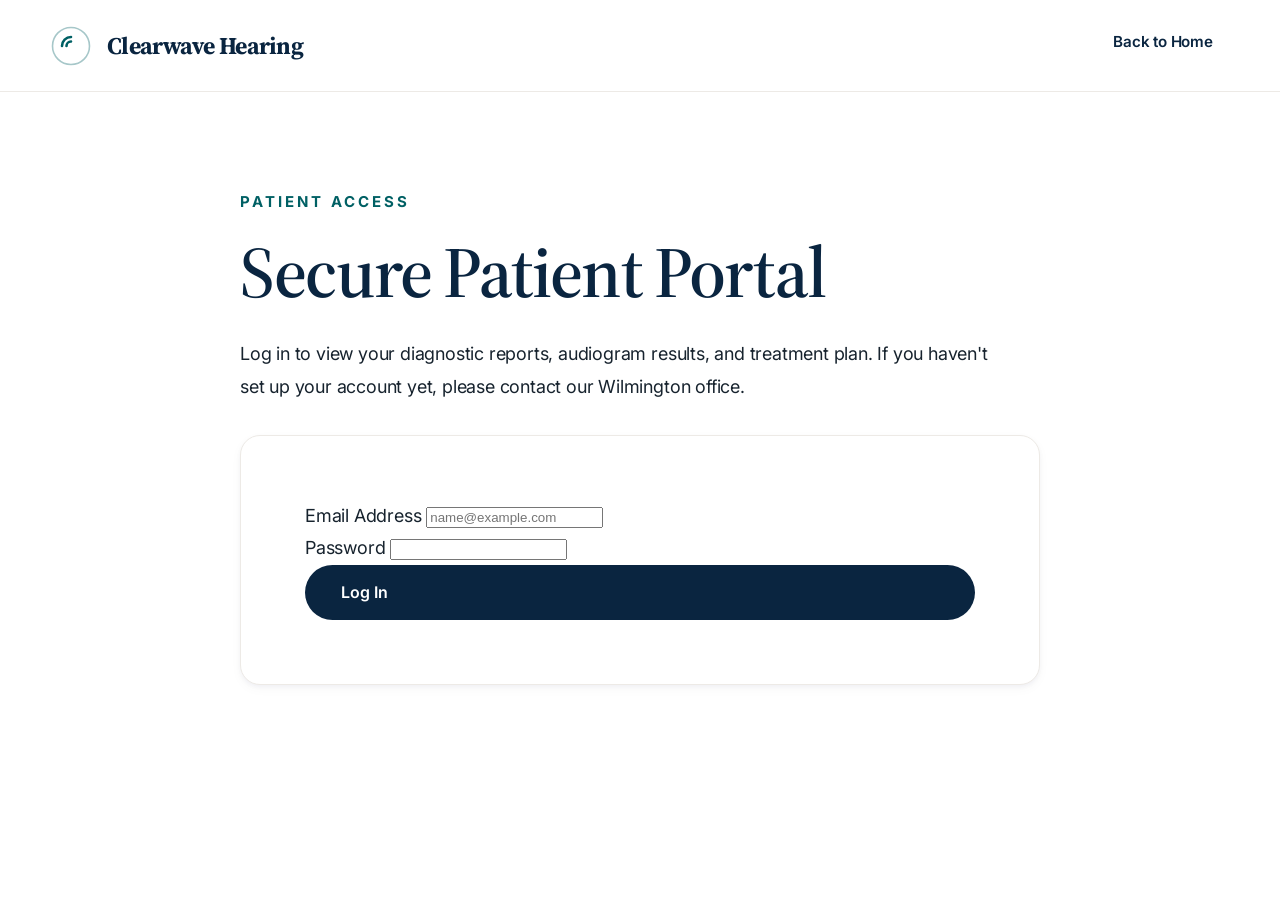
<file: portal.html>
<!DOCTYPE html>
<html lang="en">
<head>
  <meta charset="utf-8">
  <meta name="viewport" content="width=device-width, initial-scale=1">
  <title>Patient Portal | Clearwave Hearing &amp; Audiology</title>
  <link rel="stylesheet" href="assets/css/site.css">
  <link rel="preconnect" href="https://fonts.googleapis.com">
  <link rel="preconnect" href="https://fonts.gstatic.com" crossorigin>
  <link href="https://fonts.googleapis.com/css2?family=Inter:wght@400;500;600;700&amp;family=Source+Serif+4:opsz,wght@8..60,400;8..60,600;8..60,700&amp;display=swap" rel="stylesheet">
</head>
<body>
  <header class="site-header">
    <div class="wrap">
      <a class="brand" href="index.html">
        <svg class="brand-mark" width="40" height="40" viewBox="0 0 40 40" fill="none" aria-hidden="true" focusable="false">
          <circle cx="20" cy="20" r="18.5" stroke="currentColor" stroke-width="1.6" opacity="0.35"/>
          <path d="M11 20c0-5 4-9 9-9" stroke="currentColor" stroke-width="2.6" stroke-linecap="round"/>
          <path d="M15.5 20c0-2.5 2-4.5 4.5-4.5" stroke="currentColor" stroke-width="2.6" stroke-linecap="round"/>
        </svg>
        <span class="brand-text">
          <span class="brand-name">Clearwave Hearing</span>
        </span>
      </a>
      <nav class="site-nav">
        <ul>
          <li><a href="index.html">Back to Home</a></li>
        </ul>
      </nav>
    </div>
  </header>

  <main id="main">
    <section class="section">
      <div class="wrap wrap-narrow">
        <div id="portal-login">
          <span class="eyebrow">Patient Access</span>
          <h1>Secure Patient Portal</h1>
          <p>Log in to view your diagnostic reports, audiogram results, and treatment plan. If you haven't set up your account yet, please contact our Wilmington office.</p>
          
          <form id="login-form" class="card" style="margin-top: 2rem;">
            <div class="form-group">
              <label for="email">Email Address</label>
              <input type="email" id="email" required placeholder="name@example.com">
            </div>
            <div class="form-group">
              <label for="password">Password</label>
              <input type="password" id="password" required>
            </div>
            <button type="submit" class="btn btn-primary" style="width: 100%;">Log In</button>
            <div id="login-error" style="color: #c00; margin-top: 1rem; font-size: 0.9rem;" hidden>Invalid email or password. For this proof, use any email and 'password'.</div>
          </form>
        </div>

        <div id="portal-content" hidden>
          <div style="display: flex; justify-content: space-between; align-items: baseline; margin-bottom: 2rem;">
            <h1>Welcome, Patient</h1>
            <button id="logout-btn" class="btn btn-ghost btn-sm">Sign Out</button>
          </div>

          <div class="card">
            <h2>Your Latest Audiogram</h2>
            <p class="text-muted">Test Date: January 15, 2026 | Performed by Dr. Renee Caldwell, Au.D.</p>
            <div style="background: #f8f9fa; padding: 1rem; border-radius: 8px; margin: 1.5rem 0; text-align: center;">
              <img src="/uploads/onboarding-edit/f4688011-2128-4f20-9cbe-f256d0e57fc1/audiogram-sample.png" alt="Sample audiogram chart showing hearing test results." style="max-width: 100%; height: auto; border: 1px solid #ddd;">
            </div>
            <h3>Audiologist Summary</h3>
            <p>Your results indicate a mild-to-moderate sloping sensorineural hearing loss in both ears, which is typical for age-related changes. Speech understanding in quiet remains excellent, though speech-in-noise scores indicate a benefit from directional microphone technology and digital noise reduction.</p>
            <div class="btn-row">
              <a href="#" class="btn btn-outline-primary btn-sm">Download PDF Report</a>
              <a href="book.html" class="btn btn-primary btn-sm">Schedule Follow-up</a>
            </div>
          </div>

          <div class="grid grid-2" style="margin-top: 2rem;">
            <div class="card">
              <h3>Next Appointment</h3>
              <p><strong>Annual Hearing Wellness</strong><br>March 12, 2026 at 10:00 AM</p>
              <p>5710 Oleander Drive, Suite 110</p>
            </div>
            <div class="card">
              <h3>Hearing Device Specs</h3>
              <p><strong>Left:</strong> Phonak Audéo L90-R<br><strong>Right:</strong> Phonak Audéo L90-R</p>
              <p>Warranty expires: Jan 2029</p>
            </div>
          </div>
        </div>
      </div>
    </section>
  </main>

  <script src="assets/js/site.js"></script>
</body>
</html>
</file>
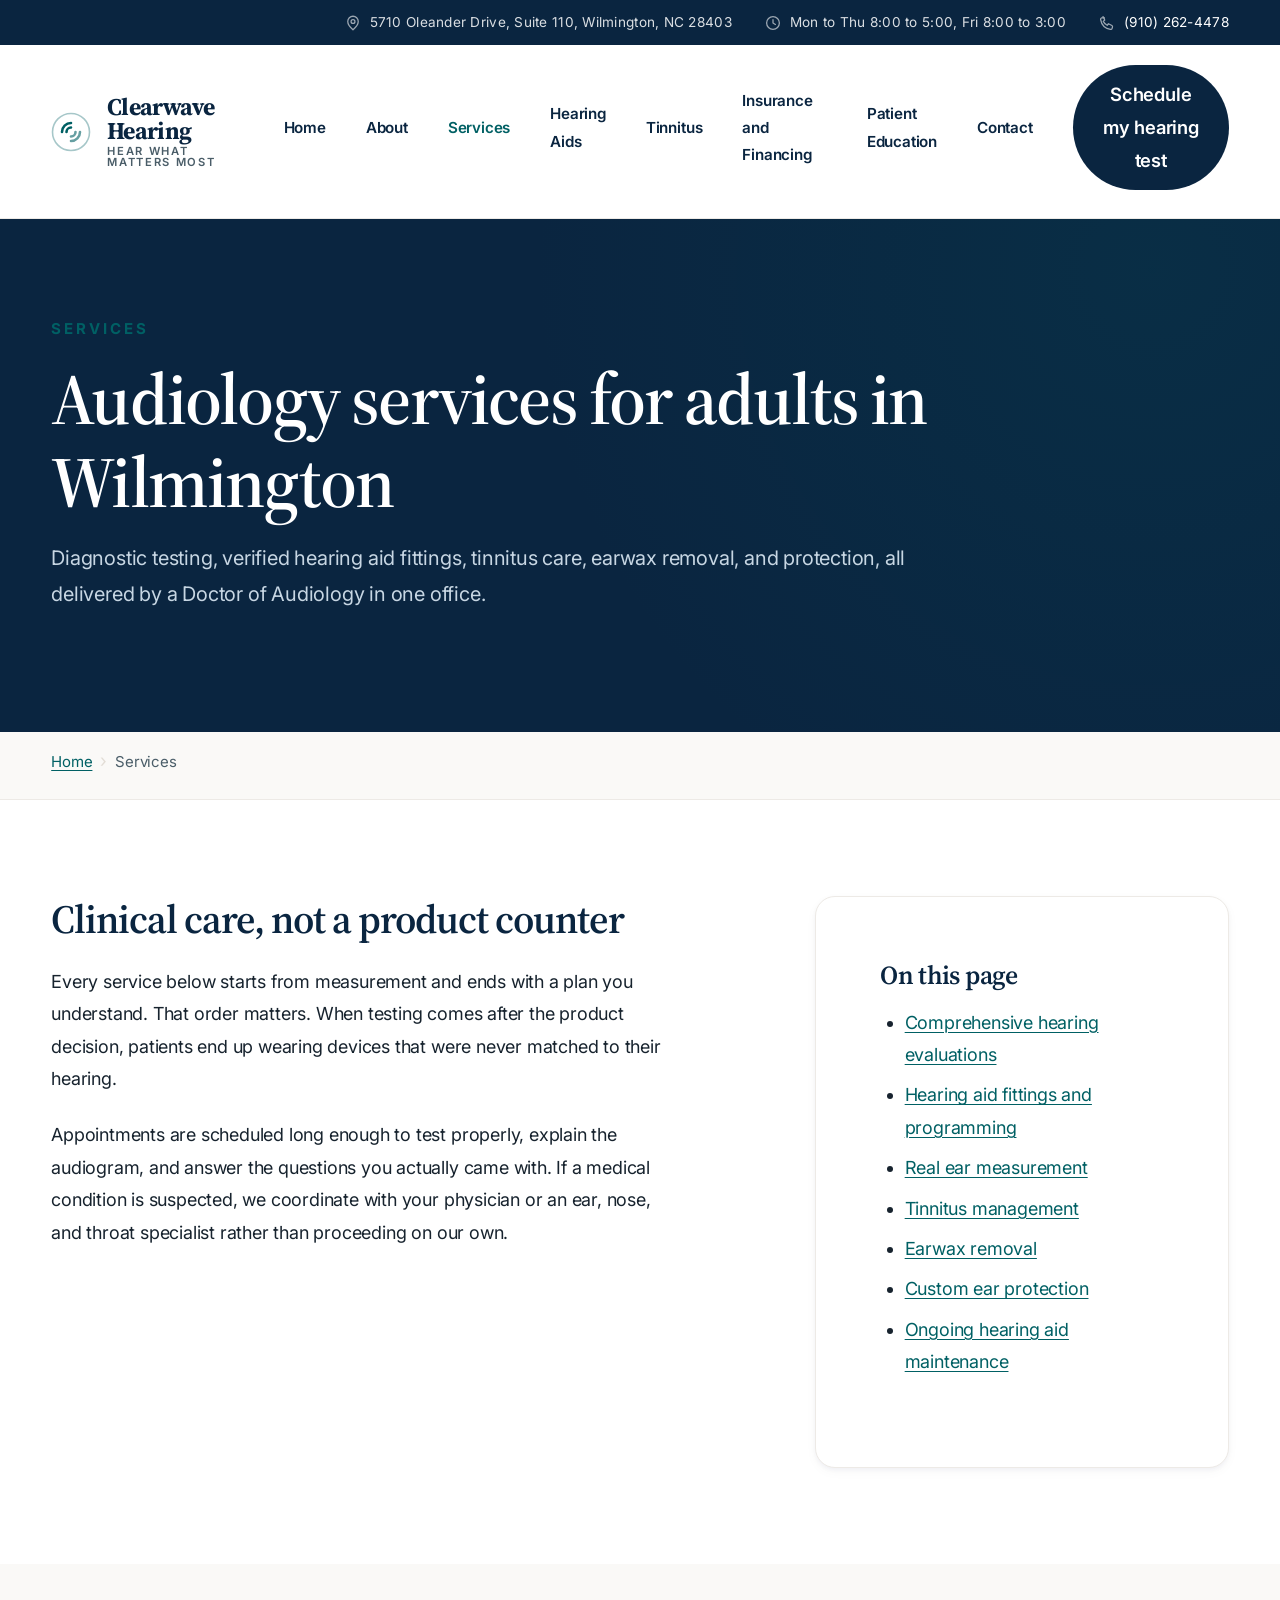
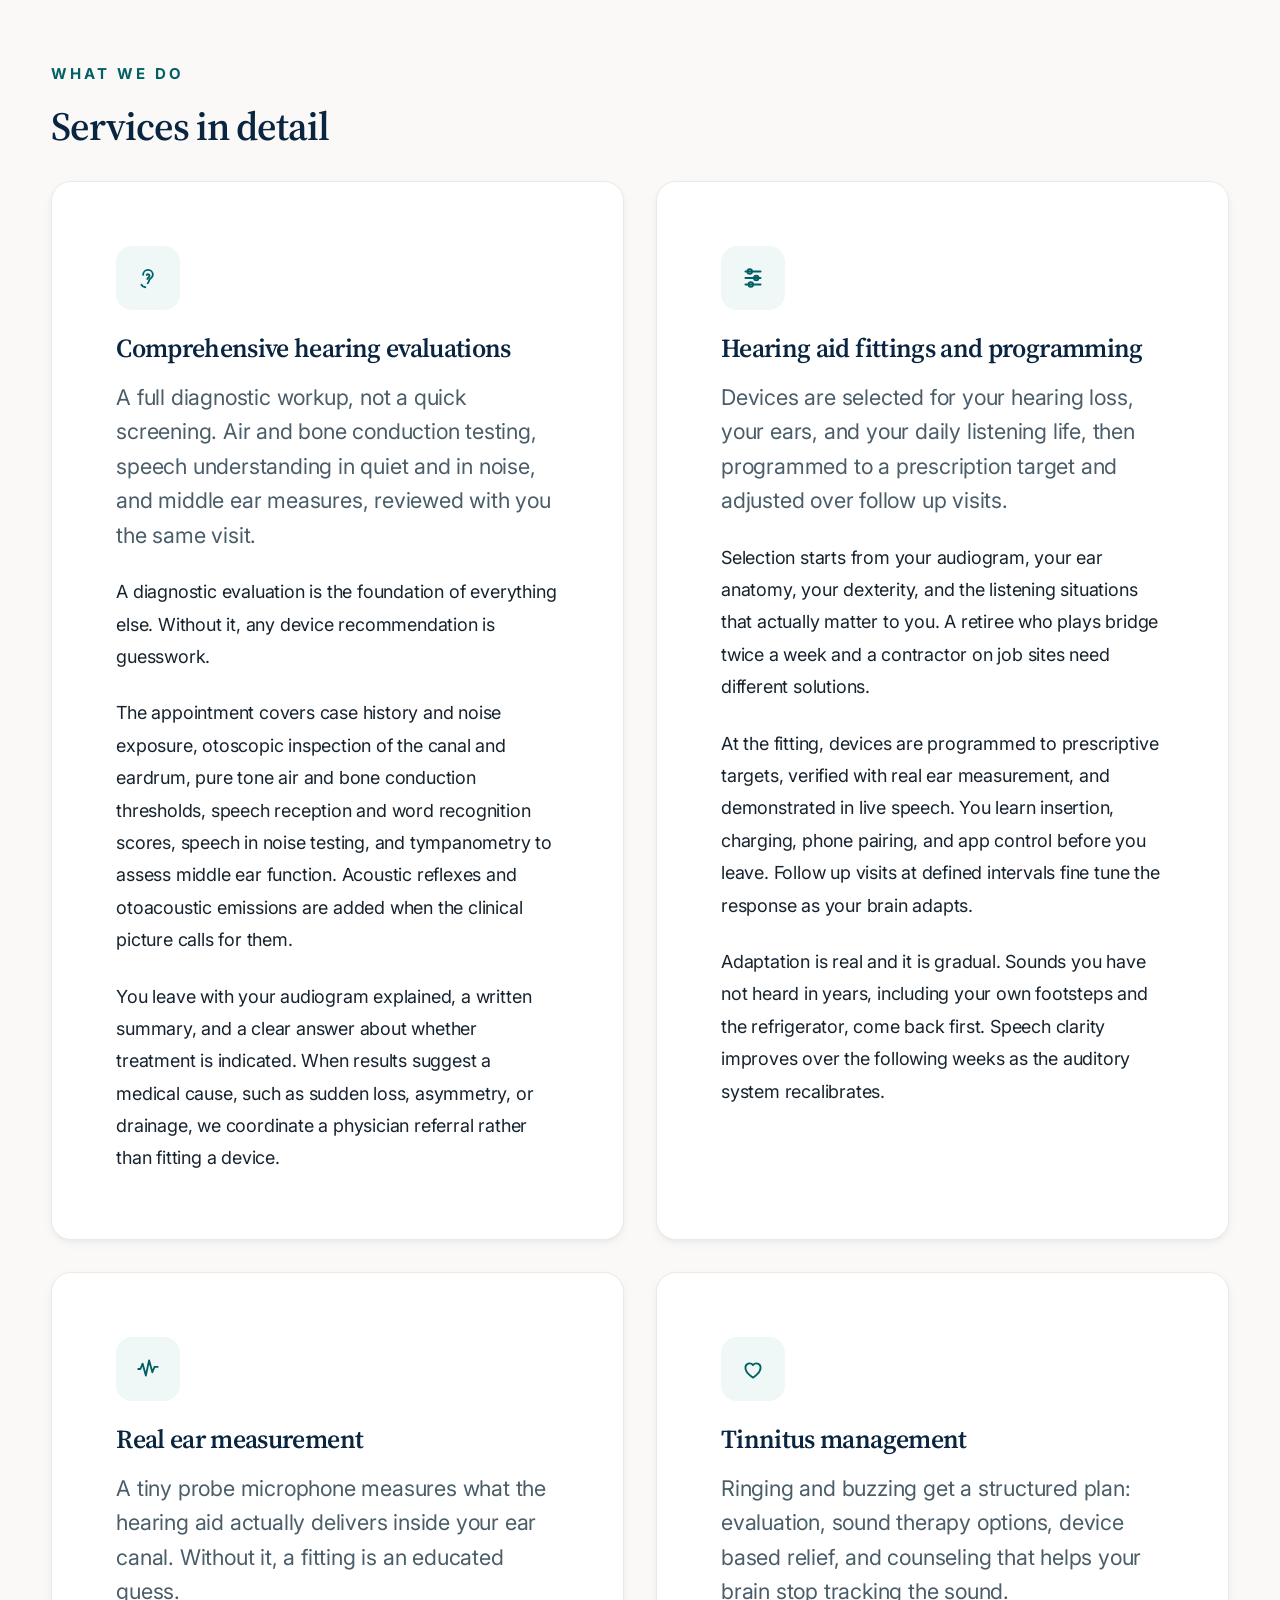
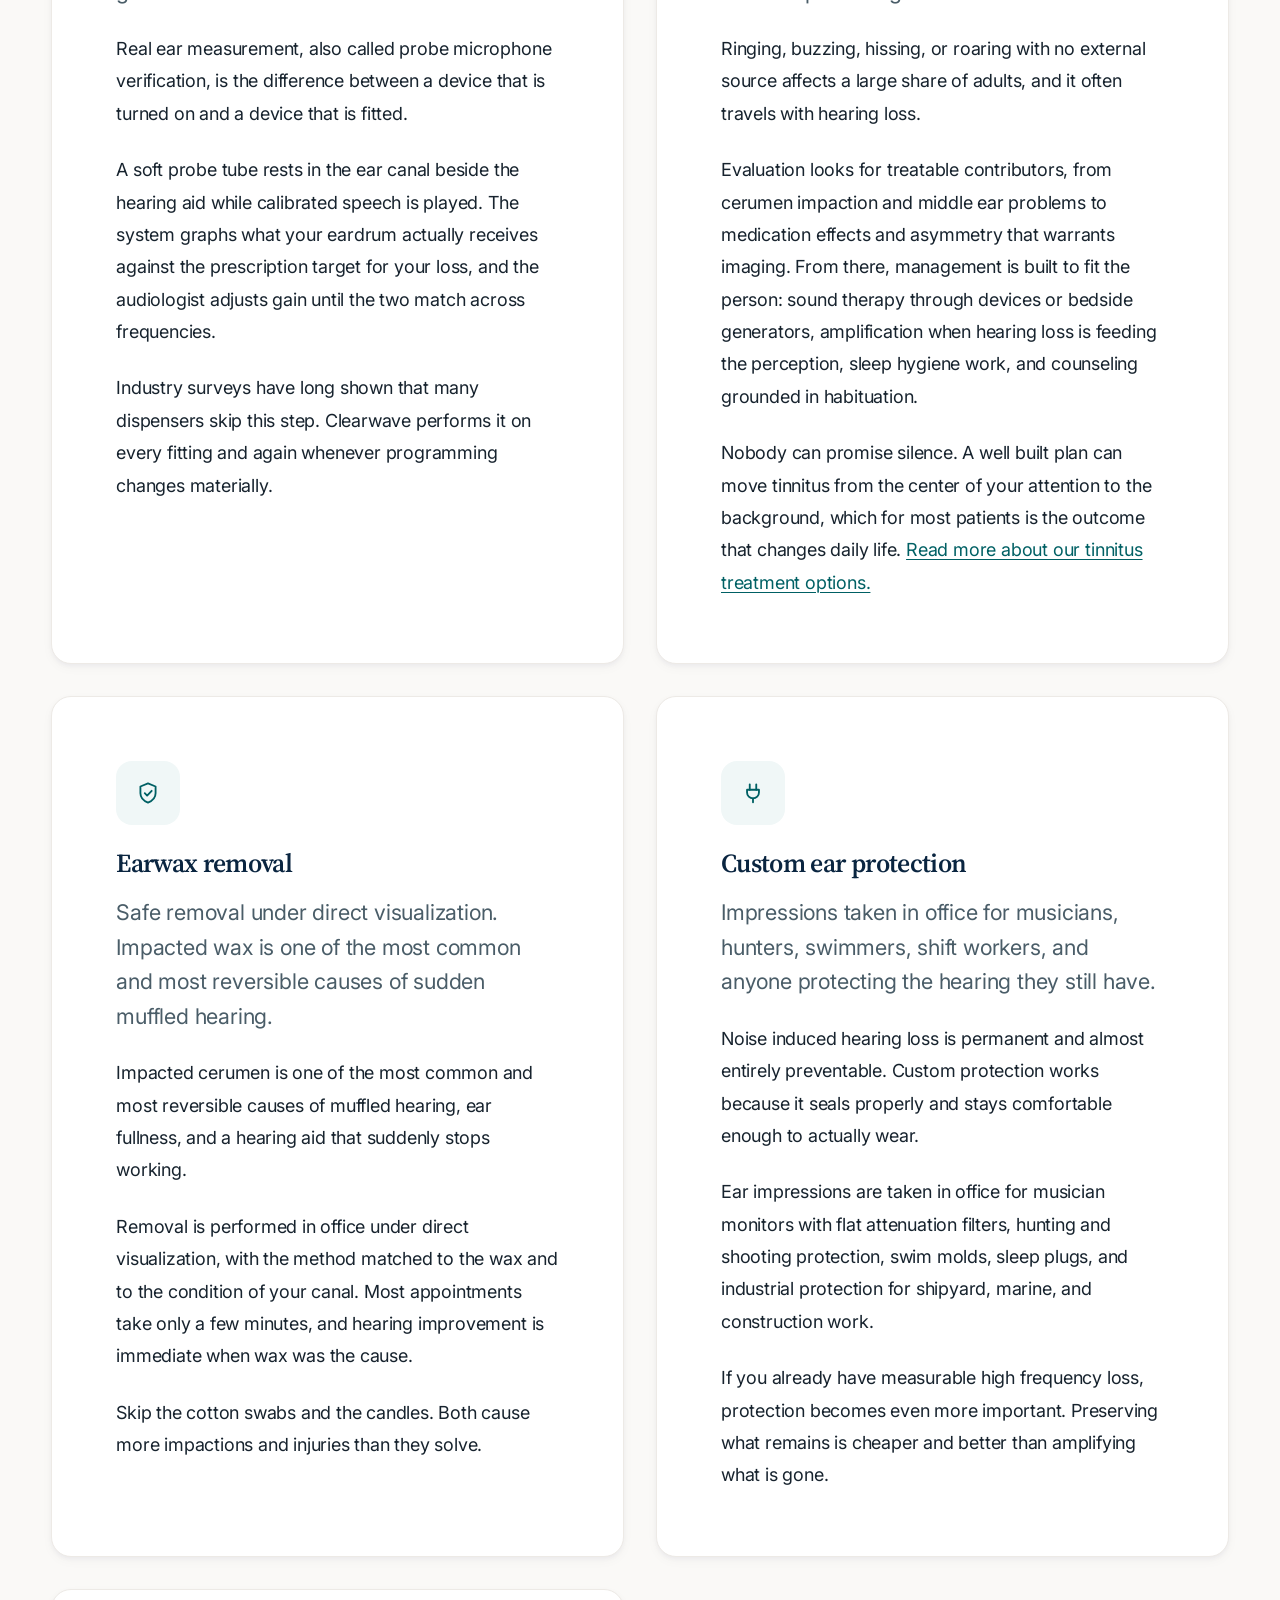
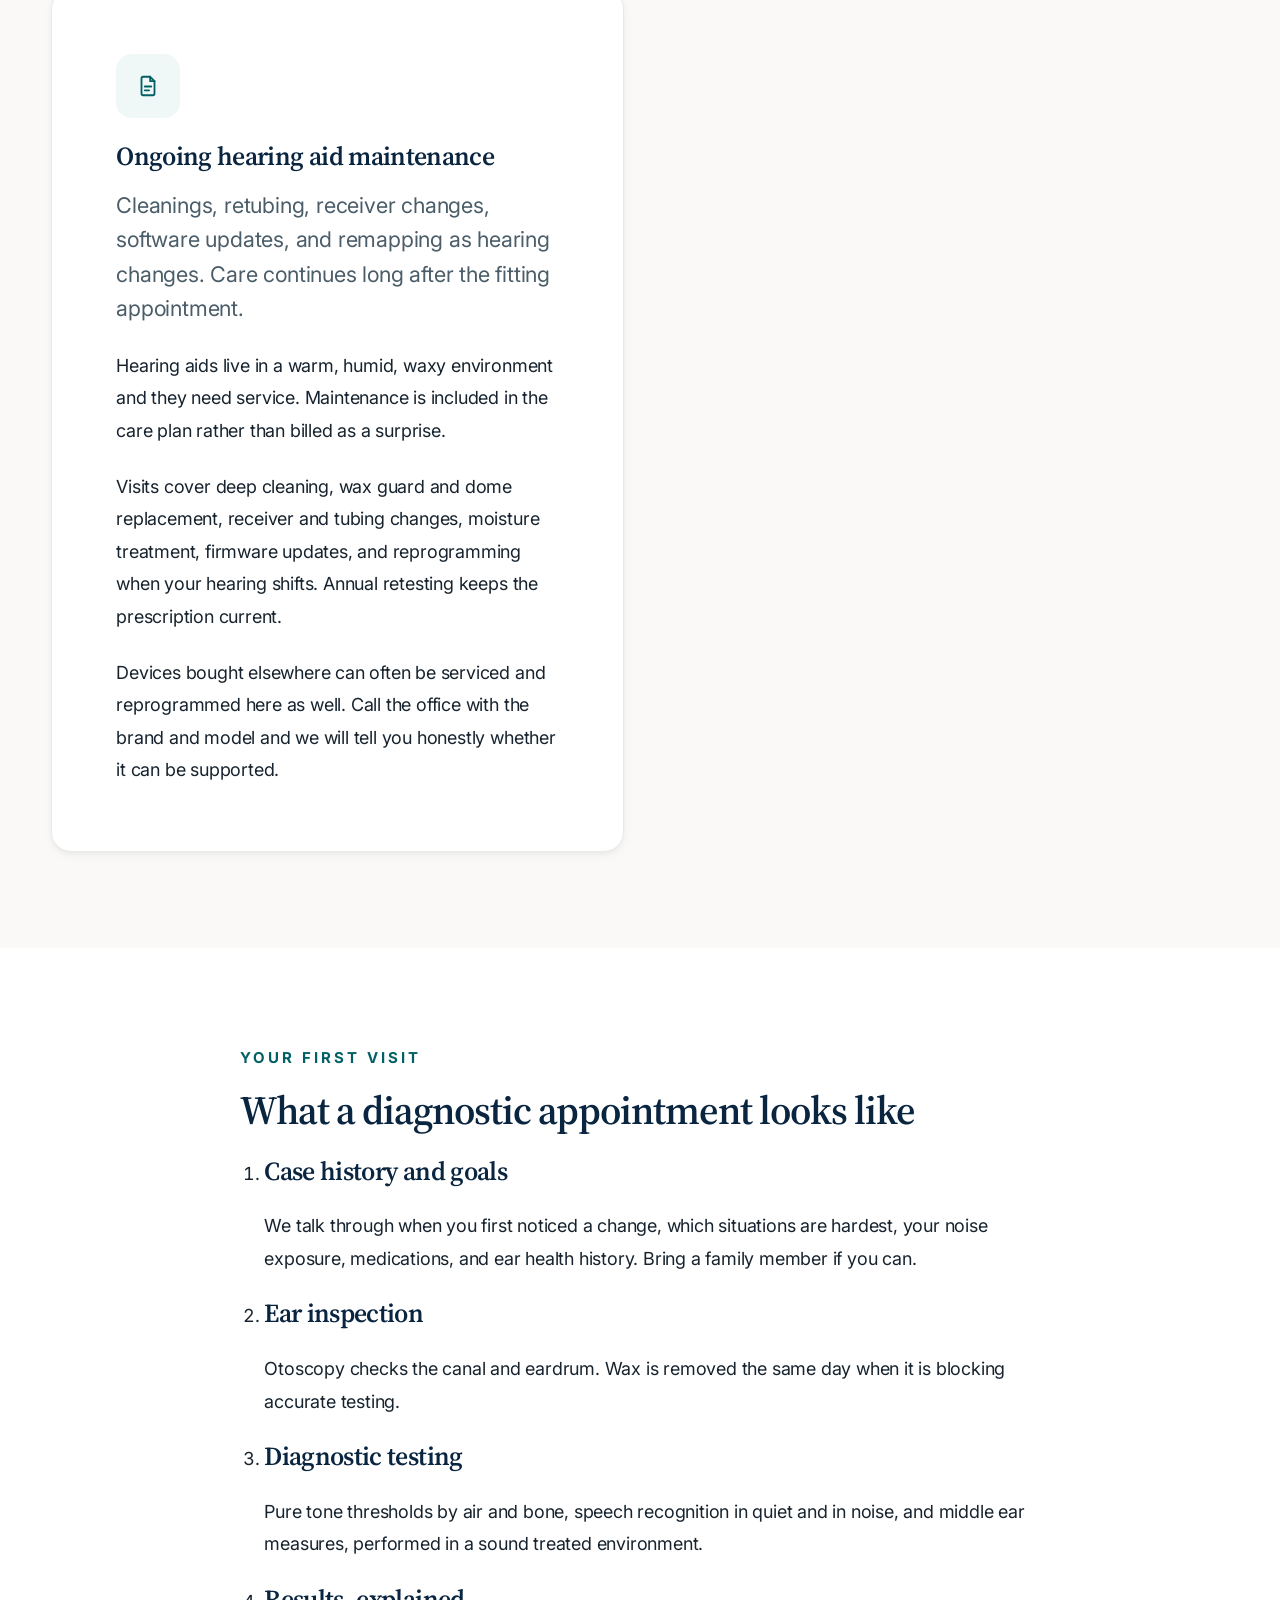
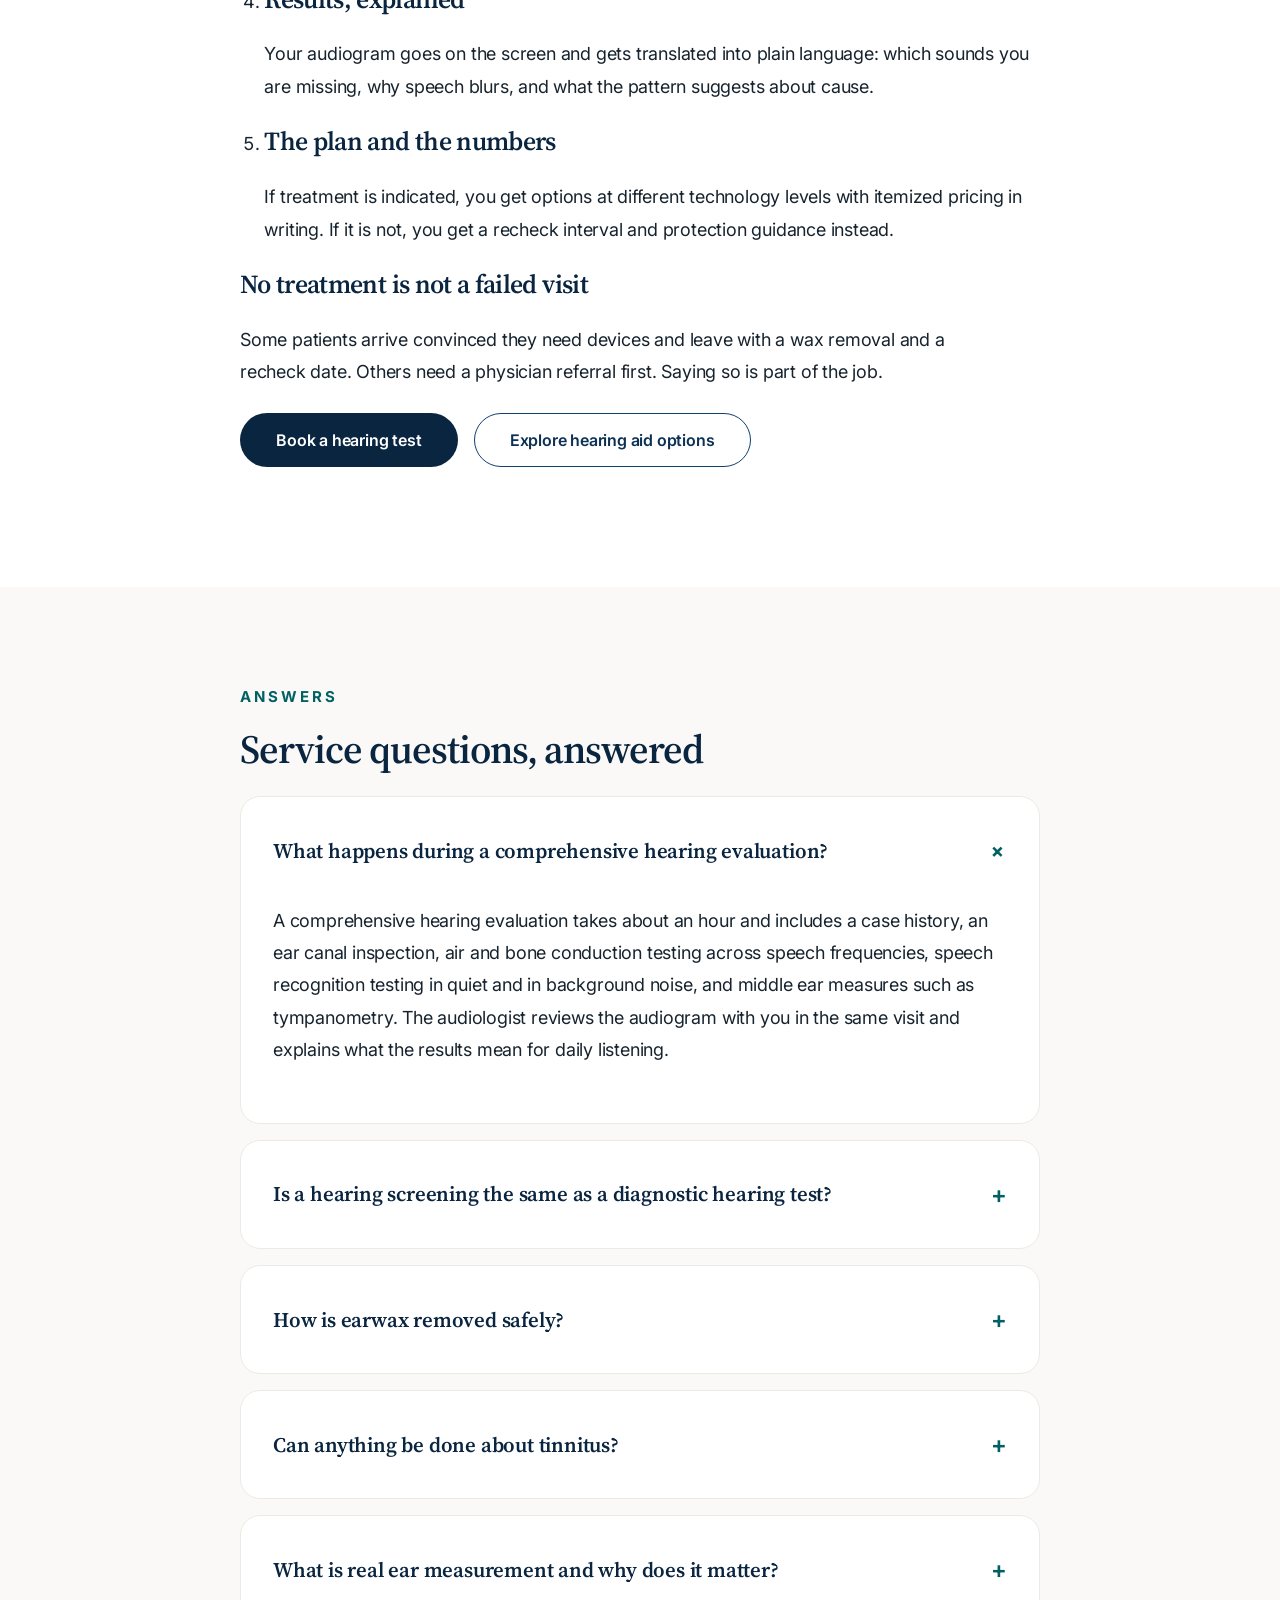
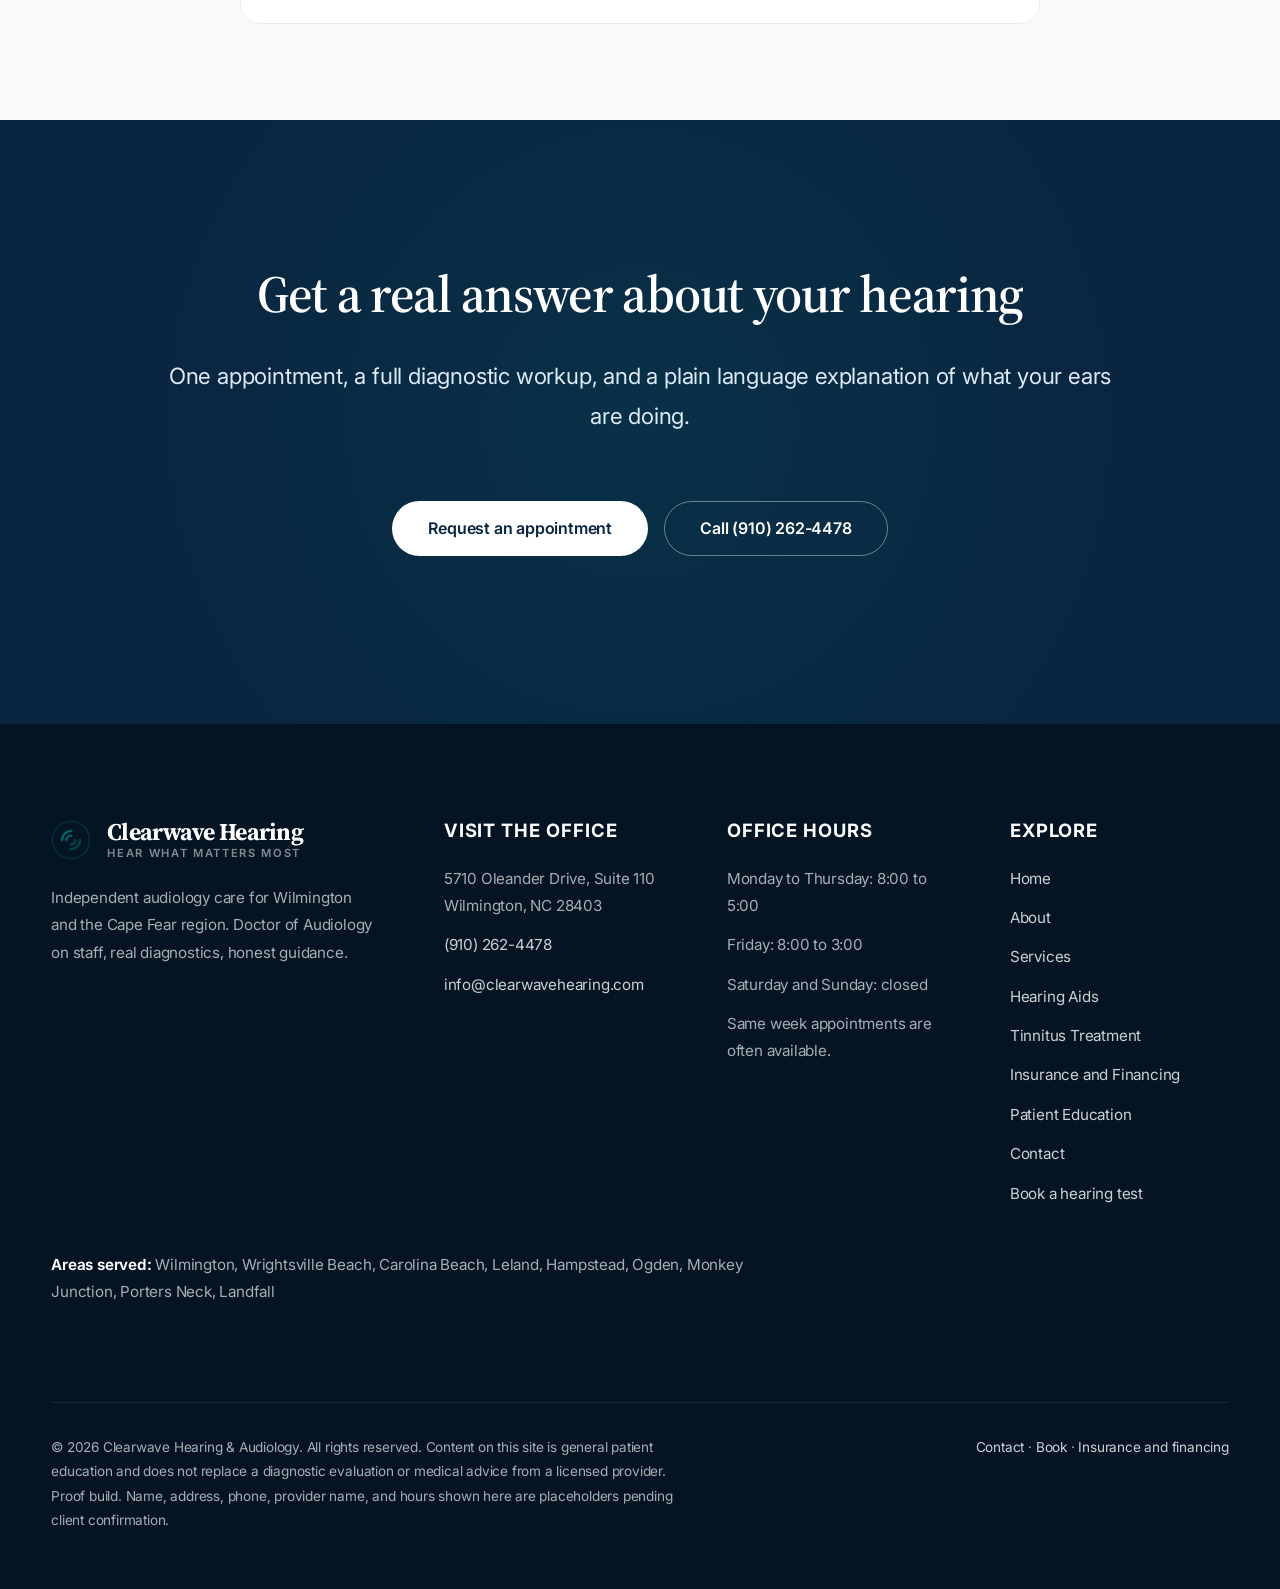
<file: services.html>
<!DOCTYPE html>
<html lang="en">
<head>
  <meta charset="utf-8">
  <meta name="viewport" content="width=device-width, initial-scale=1">
  <title>Audiology Services in Wilmington, NC | Hearing Tests, Fittings, Tinnitus Care</title>
  <meta name="description" content="Diagnostic hearing evaluations, hearing aid fittings with real ear measurement, tinnitus management, earwax removal, and custom ear protection in Wilmington, NC.">
  <link rel="canonical" href="https://kinggavint.github.io/clearwave-hearing-proof/services.html">
  <meta name="robots" content="index, follow, max-snippet:-1, max-image-preview:large">
  <meta name="geo.region" content="US-NC">
  <meta name="geo.placename" content="Wilmington, North Carolina">
  <meta property="og:type" content="website">
  <meta property="og:site_name" content="Clearwave Hearing &amp; Audiology">
  <meta property="og:title" content="Audiology Services in Wilmington, NC | Hearing Tests, Fittings, Tinnitus Care">
  <meta property="og:description" content="Diagnostic hearing evaluations, hearing aid fittings with real ear measurement, tinnitus management, earwax removal, and custom ear protection in Wilmington, NC.">
  <meta property="og:url" content="https://kinggavint.github.io/clearwave-hearing-proof/services.html">
  <meta property="og:locale" content="en_US">
  <meta name="twitter:card" content="summary_large_image">
  <meta name="twitter:title" content="Audiology Services in Wilmington, NC | Hearing Tests, Fittings, Tinnitus Care">
  <meta name="twitter:description" content="Diagnostic hearing evaluations, hearing aid fittings with real ear measurement, tinnitus management, earwax removal, and custom ear protection in Wilmington, NC.">
  <link rel="icon" href="data:image/svg+xml,%3Csvg xmlns='http://www.w3.org/2000/svg' viewBox='0 0 32 32'%3E%3Crect width='32' height='32' rx='7' fill='%230a2540'/%3E%3Cg stroke='%232a9aa1' stroke-width='2.4' fill='none' stroke-linecap='round'%3E%3Cpath d='M8 16a8 8 0 0 1 8-8'/%3E%3Cpath d='M12 16a4 4 0 0 1 4-4'/%3E%3Cpath d='M16 24a8 8 0 0 0 8-8' opacity='.6'/%3E%3C/g%3E%3C/svg%3E">
  <link rel="preconnect" href="https://fonts.googleapis.com">
  <link rel="preconnect" href="https://fonts.gstatic.com" crossorigin>
  <link href="https://fonts.googleapis.com/css2?family=Inter:wght@400;500;600;700&amp;family=Source+Serif+4:opsz,wght@8..60,400;8..60,600;8..60,700&amp;display=swap" rel="stylesheet">
  <link rel="stylesheet" href="assets/css/site.css">
  <script type="application/ld+json">
{
  "@context": "https://schema.org",
  "@type": [
    "MedicalBusiness",
    "LocalBusiness",
    "AudiologyBusiness"
  ],
  "@id": "https://kinggavint.github.io/clearwave-hearing-proof/#practice",
  "name": "Clearwave Hearing & Audiology",
  "alternateName": "Clearwave Hearing and Audiology",
  "url": "https://kinggavint.github.io/clearwave-hearing-proof/",
  "logo": "https://kinggavint.github.io/clearwave-hearing-proof/assets/img/clearwave-logo.svg",
  "image": "https://kinggavint.github.io/clearwave-hearing-proof/assets/img/clearwave-logo.svg",
  "description": "Clearwave Hearing and Audiology is an independent audiology practice in Wilmington, North Carolina, offering diagnostic hearing evaluations, hearing aid fittings with real ear measurement, tinnitus management, and earwax removal for patients across the Cape Fear region.",
  "slogan": "Hear what matters most",
  "telephone": "(910) 262-4478",
  "email": "info@clearwavehearing.com",
  "priceRange": "$$",
  "currenciesAccepted": "USD",
  "paymentAccepted": "Cash, Check, Credit Card, HSA, FSA, CareCredit, Insurance",
  "medicalSpecialty": "Audiology",
  "address": {
    "@type": "PostalAddress",
    "streetAddress": "5710 Oleander Drive, Suite 110",
    "addressLocality": "Wilmington",
    "addressRegion": "NC",
    "postalCode": "28403",
    "addressCountry": "US"
  },
  "geo": {
    "@type": "GeoCoordinates",
    "latitude": 34.2144,
    "longitude": -77.8422
  },
  "hasMap": "https://www.google.com/maps/search/?api=1&query=5710+Oleander+Drive%2C+Suite+110%2C+Wilmington%2C+NC+28403",
  "areaServed": [
    {
      "@type": "City",
      "name": "Wilmington"
    },
    {
      "@type": "City",
      "name": "Wrightsville Beach"
    },
    {
      "@type": "City",
      "name": "Carolina Beach"
    },
    {
      "@type": "City",
      "name": "Leland"
    },
    {
      "@type": "City",
      "name": "Hampstead"
    },
    {
      "@type": "City",
      "name": "Ogden"
    },
    {
      "@type": "City",
      "name": "Monkey Junction"
    },
    {
      "@type": "City",
      "name": "Porters Neck"
    },
    {
      "@type": "City",
      "name": "Landfall"
    },
    {
      "@type": "City",
      "name": "Castle Hayne"
    }
  ],
  "openingHoursSpecification": [
    {
      "@type": "OpeningHoursSpecification",
      "dayOfWeek": [
        "Monday",
        "Tuesday",
        "Wednesday",
        "Thursday"
      ],
      "opens": "08:00",
      "closes": "17:00"
    },
    {
      "@type": "OpeningHoursSpecification",
      "dayOfWeek": "Friday",
      "opens": "08:00",
      "closes": "15:00"
    }
  ],
  "employee": {
    "@type": "Person",
    "name": "Dr. Renee Caldwell, Au.D.",
    "jobTitle": "Doctor of Audiology",
    "honorificSuffix": "Au.D."
  },
  "makesOffer": [
    {
      "@type": "Offer",
      "itemOffered": {
        "@type": "MedicalTest",
        "name": "Comprehensive hearing evaluation"
      }
    },
    {
      "@type": "Offer",
      "itemOffered": {
        "@type": "MedicalTest",
        "name": "Hearing aid fitting and programming"
      }
    },
    {
      "@type": "Offer",
      "itemOffered": {
        "@type": "MedicalTest",
        "name": "Real ear measurement verification"
      }
    },
    {
      "@type": "Offer",
      "itemOffered": {
        "@type": "MedicalTest",
        "name": "Tinnitus management"
      }
    },
    {
      "@type": "Offer",
      "itemOffered": {
        "@type": "MedicalTest",
        "name": "Earwax removal"
      }
    },
    {
      "@type": "Offer",
      "itemOffered": {
        "@type": "MedicalTest",
        "name": "Custom ear protection"
      }
    },
    {
      "@type": "Offer",
      "itemOffered": {
        "@type": "MedicalTest",
        "name": "Hearing aid maintenance and repair"
      }
    }
  ],
  "mainEntityOfPage": {
    "@type": "WebPage",
    "@id": "https://kinggavint.github.io/clearwave-hearing-proof/services.html",
    "name": "Audiology Services in Wilmington NC"
  }
}
</script>
    <script type="application/ld+json">
{
  "@context": "https://schema.org",
  "@type": "BreadcrumbList",
  "itemListElement": [
    {
      "@type": "ListItem",
      "position": 1,
      "name": "Home",
      "item": "https://kinggavint.github.io/clearwave-hearing-proof/index.html"
    },
    {
      "@type": "ListItem",
      "position": 2,
      "name": "Services",
      "item": "https://kinggavint.github.io/clearwave-hearing-proof/services.html"
    }
  ]
}
</script>
    <script type="application/ld+json">
{
  "@context": "https://schema.org",
  "@type": "FAQPage",
  "mainEntity": [
    {
      "@type": "Question",
      "name": "What happens during a comprehensive hearing evaluation?",
      "acceptedAnswer": {
        "@type": "Answer",
        "text": "A comprehensive hearing evaluation takes about an hour and includes a case history, an ear canal inspection, air and bone conduction testing across speech frequencies, speech recognition testing in quiet and in background noise, and middle ear measures such as tympanometry. The audiologist reviews the audiogram with you in the same visit and explains what the results mean for daily listening."
      }
    },
    {
      "@type": "Question",
      "name": "Is a hearing screening the same as a diagnostic hearing test?",
      "acceptedAnswer": {
        "@type": "Answer",
        "text": "No. A screening only sorts people into pass or refer using a few tones. A diagnostic evaluation measures the degree, type, and configuration of hearing loss in each ear, tests how well you understand speech, and checks middle ear function. Only a diagnostic evaluation supports a treatment plan or a hearing aid prescription."
      }
    },
    {
      "@type": "Question",
      "name": "How is earwax removed safely?",
      "acceptedAnswer": {
        "@type": "Answer",
        "text": "Cerumen is removed in office under direct visualization using curettes, gentle suction, or irrigation, depending on the consistency of the wax and the health of your ear canal. It takes a few minutes in most cases. Cotton swabs and over the counter kits often push wax deeper, which is why impaction is so common."
      }
    },
    {
      "@type": "Question",
      "name": "Can anything be done about tinnitus?",
      "acceptedAnswer": {
        "@type": "Answer",
        "text": "Yes. Tinnitus is rarely curable, but it is very often manageable. Management begins with an audiologic evaluation to rule out treatable causes, then combines sound therapy, hearing aids with tinnitus features when hearing loss is present, sleep and attention strategies, and structured counseling that reduces how much the sound intrudes."
      }
    },
    {
      "@type": "Question",
      "name": "What is real ear measurement and why does it matter?",
      "acceptedAnswer": {
        "@type": "Answer",
        "text": "Real ear measurement places a thin probe microphone in your ear canal next to the hearing aid and measures the sound level actually delivered to your eardrum. Ear canals differ enough that manufacturer software predictions can miss prescription targets substantially. Verification is the step that turns a hearing aid into a fitted medical device."
      }
    }
  ],
  "speakable": {
    "@type": "SpeakableSpecification",
    "cssSelector": ".faq-answer, .faq summary"
  }
}
</script>
    <script type="application/ld+json">
{
  "@context": "https://schema.org",
  "@type": "ItemList",
  "name": "Audiology services at Clearwave Hearing and Audiology",
  "itemListElement": [
    {
      "@type": "ListItem",
      "position": 1,
      "item": {
        "@type": "MedicalProcedure",
        "name": "Comprehensive hearing evaluations",
        "description": "A full diagnostic workup, not a quick screening. Air and bone conduction testing, speech understanding in quiet and in noise, and middle ear measures, reviewed with you the same visit.",
        "provider": {
          "@id": "https://kinggavint.github.io/clearwave-hearing-proof/#practice"
        }
      }
    },
    {
      "@type": "ListItem",
      "position": 2,
      "item": {
        "@type": "MedicalProcedure",
        "name": "Hearing aid fittings and programming",
        "description": "Devices are selected for your hearing loss, your ears, and your daily listening life, then programmed to a prescription target and adjusted over follow up visits.",
        "provider": {
          "@id": "https://kinggavint.github.io/clearwave-hearing-proof/#practice"
        }
      }
    },
    {
      "@type": "ListItem",
      "position": 3,
      "item": {
        "@type": "MedicalProcedure",
        "name": "Real ear measurement",
        "description": "A tiny probe microphone measures what the hearing aid actually delivers inside your ear canal. Without it, a fitting is an educated guess.",
        "provider": {
          "@id": "https://kinggavint.github.io/clearwave-hearing-proof/#practice"
        }
      }
    },
    {
      "@type": "ListItem",
      "position": 4,
      "item": {
        "@type": "MedicalProcedure",
        "name": "Tinnitus management",
        "description": "Ringing and buzzing get a structured plan: evaluation, sound therapy options, device based relief, and counseling that helps your brain stop tracking the sound.",
        "provider": {
          "@id": "https://kinggavint.github.io/clearwave-hearing-proof/#practice"
        }
      }
    },
    {
      "@type": "ListItem",
      "position": 5,
      "item": {
        "@type": "MedicalProcedure",
        "name": "Earwax removal",
        "description": "Safe removal under direct visualization. Impacted wax is one of the most common and most reversible causes of sudden muffled hearing.",
        "provider": {
          "@id": "https://kinggavint.github.io/clearwave-hearing-proof/#practice"
        }
      }
    },
    {
      "@type": "ListItem",
      "position": 6,
      "item": {
        "@type": "MedicalProcedure",
        "name": "Custom ear protection",
        "description": "Impressions taken in office for musicians, hunters, swimmers, shift workers, and anyone protecting the hearing they still have.",
        "provider": {
          "@id": "https://kinggavint.github.io/clearwave-hearing-proof/#practice"
        }
      }
    },
    {
      "@type": "ListItem",
      "position": 7,
      "item": {
        "@type": "MedicalProcedure",
        "name": "Ongoing hearing aid maintenance",
        "description": "Cleanings, retubing, receiver changes, software updates, and remapping as hearing changes. Care continues long after the fitting appointment.",
        "provider": {
          "@id": "https://kinggavint.github.io/clearwave-hearing-proof/#practice"
        }
      }
    }
  ]
}
</script>
</head>
<body>
  <a class="skip-link" href="#main">Skip to main content</a>

  <div class="topbar">
    <div class="wrap">
      <span class="topbar-item"><svg width="18" height="18" viewBox="0 0 24 24" fill="none" stroke="currentColor" stroke-width="1.7" stroke-linecap="round" stroke-linejoin="round" aria-hidden="true" focusable="false"><path d="M12 21s7-6.1 7-11a7 7 0 1 0-14 0c0 4.9 7 11 7 11Z"/><circle cx="12" cy="10" r="2.6"/></svg> 5710 Oleander Drive, Suite 110, Wilmington, NC 28403</span>
      <span class="topbar-item"><svg width="18" height="18" viewBox="0 0 24 24" fill="none" stroke="currentColor" stroke-width="1.7" stroke-linecap="round" stroke-linejoin="round" aria-hidden="true" focusable="false"><circle cx="12" cy="12" r="8.5"/><path d="M12 7.5V12l3.2 2"/></svg> Mon to Thu 8:00 to 5:00, Fri 8:00 to 3:00</span>
      <span class="topbar-item"><svg width="18" height="18" viewBox="0 0 24 24" fill="none" stroke="currentColor" stroke-width="1.7" stroke-linecap="round" stroke-linejoin="round" aria-hidden="true" focusable="false"><path d="M6.6 3.5 9 8l-2 1.8a12.5 12.5 0 0 0 5.2 5.2L14 13l4.5 2.4a1.7 1.7 0 0 1 .8 2l-.5 1.7a2 2 0 0 1-2.3 1.4C9.6 19.3 4.7 14.4 3.5 7.5A2 2 0 0 1 4.9 5.2l1.7-.5a1.7 1.7 0 0 1 2 .8Z"/></svg> <a href="tel:+19102624478">(910) 262-4478</a></span>
    </div>
  </div>

  <header class="site-header">
    <div class="wrap">
      <a class="brand" href="index.html">
        <svg class="brand-mark" width="40" height="40" viewBox="0 0 40 40" fill="none" aria-hidden="true" focusable="false">
      <circle cx="20" cy="20" r="18.5" stroke="currentColor" stroke-width="1.6" opacity="0.35"/>
      <path d="M11 20c0-5 4-9 9-9" stroke="currentColor" stroke-width="2.6" stroke-linecap="round"/>
      <path d="M15.5 20c0-2.5 2-4.5 4.5-4.5" stroke="currentColor" stroke-width="2.6" stroke-linecap="round"/>
      <path d="M20 24.5c2.5 0 4.5-2 4.5-4.5" stroke="currentColor" stroke-width="2.6" stroke-linecap="round" opacity="0.6"/>
      <path d="M20 29c5 0 9-4 9-9" stroke="currentColor" stroke-width="2.6" stroke-linecap="round" opacity="0.6"/>
    </svg>
        <span class="brand-text">
          <span class="brand-name">Clearwave Hearing</span>
          <span class="brand-tag">Hear what matters most</span>
        </span>
      </a>
      <button class="nav-toggle" type="button" aria-expanded="false" aria-controls="site-nav">
        <span class="nav-toggle-label">Menu</span>
        <svg width="20" height="20" viewBox="0 0 24 24" fill="none" stroke="currentColor" stroke-width="2" stroke-linecap="round" aria-hidden="true" focusable="false"><path d="M4 7h16M4 12h16M4 17h16"/></svg>
      </button>
      <nav class="site-nav" id="site-nav" aria-label="Main navigation">
        <ul>
          <li><a href="index.html">Home</a></li>
          <li><a href="about.html">About</a></li>
          <li><a href="services.html" aria-current="page">Services</a></li>
          <li><a href="hearing-aids.html">Hearing Aids</a></li>
          <li><a href="tinnitus-treatment.html">Tinnitus</a></li>
          <li><a href="insurance.html">Insurance and Financing</a></li>
          <li><a href="blog.html">Patient Education</a></li>
          <li><a href="contact.html">Contact</a></li>
          <li class="nav-cta"><a href="book.html">Schedule my hearing test</a></li>
        </ul>
      </nav>
    </div>
  </header>


  <section class="page-hero">
    <div class="wrap">
      <span class="eyebrow">Services</span>
      <h1>Audiology services for adults in Wilmington</h1>
      <p>Diagnostic testing, verified hearing aid fittings, tinnitus care, earwax removal, and protection, all delivered by a Doctor of Audiology in one office.</p>
    </div>
  </section>


  <nav class="crumbs" aria-label="Breadcrumb">
    <div class="wrap"><ol><li><a href="index.html">Home</a></li><li><span aria-current="page">Services</span></li></ol></div>
  </nav>

  <main id="main">
    <section class="section">
      <div class="wrap">
        <div class="split-wide">
          <div>
            <h2>Clinical care, not a product counter</h2>
            <p>Every service below starts from measurement and ends with a plan you understand. That order matters. When testing comes after the product decision, patients end up wearing devices that were never matched to their hearing.</p>
            <p>Appointments are scheduled long enough to test properly, explain the audiogram, and answer the questions you actually came with. If a medical condition is suspected, we coordinate with your physician or an ear, nose, and throat specialist rather than proceeding on our own.</p>
          </div>
          <aside class="card">
            <h3>On this page</h3>
            <ul>
          <li><a href="#comprehensive-hearing-evaluations">Comprehensive hearing evaluations</a></li>
          <li><a href="#hearing-aid-fittings-and-programming">Hearing aid fittings and programming</a></li>
          <li><a href="#real-ear-measurement">Real ear measurement</a></li>
          <li><a href="tinnitus-treatment.html">Tinnitus management</a></li>
          <li><a href="#earwax-removal">Earwax removal</a></li>
          <li><a href="#custom-ear-protection">Custom ear protection</a></li>
          <li><a href="#ongoing-hearing-aid-maintenance">Ongoing hearing aid maintenance</a></li>
            </ul>
          </aside>
        </div>
      </div>
    </section>

    <section class="section section-warm">
      <div class="wrap">
        <span class="eyebrow">What we do</span>
        <h2>Services in detail</h2>
        <div class="grid grid-2" style="margin-top:2rem;">
        <article class="card" id="comprehensive-hearing-evaluations">
          <span class="card-icon"><svg width="26" height="26" viewBox="0 0 24 24" fill="none" stroke="currentColor" stroke-width="1.7" stroke-linecap="round" stroke-linejoin="round" aria-hidden="true" focusable="false"><path d="M7.5 9a4.5 4.5 0 1 1 9 0c0 2.4-2.2 3.2-3.2 4.6-.7 1-.3 2.4-1.6 3.2"/><path d="M9.5 20.5a4.4 4.4 0 0 1-3.6-2.2"/><path d="M10.8 9.2a1.4 1.4 0 0 1 2.6.7c0 1.3-1.5 1.7-2 3"/></svg></span>
          <h3>Comprehensive hearing evaluations</h3>
          <p class="lead">A full diagnostic workup, not a quick screening. Air and bone conduction testing, speech understanding in quiet and in noise, and middle ear measures, reviewed with you the same visit.</p>
          <p>A diagnostic evaluation is the foundation of everything else. Without it, any device recommendation is guesswork.</p>
            <p>The appointment covers case history and noise exposure, otoscopic inspection of the canal and eardrum, pure tone air and bone conduction thresholds, speech reception and word recognition scores, speech in noise testing, and tympanometry to assess middle ear function. Acoustic reflexes and otoacoustic emissions are added when the clinical picture calls for them.</p>
            <p>You leave with your audiogram explained, a written summary, and a clear answer about whether treatment is indicated. When results suggest a medical cause, such as sudden loss, asymmetry, or drainage, we coordinate a physician referral rather than fitting a device.</p>
        </article>
        <article class="card" id="hearing-aid-fittings-and-programming">
          <span class="card-icon"><svg width="26" height="26" viewBox="0 0 24 24" fill="none" stroke="currentColor" stroke-width="1.7" stroke-linecap="round" stroke-linejoin="round" aria-hidden="true" focusable="false"><path d="M5 6h14"/><path d="M5 12h14"/><path d="M5 18h14"/><circle cx="9" cy="6" r="2.1"/><circle cx="15" cy="12" r="2.1"/><circle cx="10" cy="18" r="2.1"/></svg></span>
          <h3>Hearing aid fittings and programming</h3>
          <p class="lead">Devices are selected for your hearing loss, your ears, and your daily listening life, then programmed to a prescription target and adjusted over follow up visits.</p>
          <p>Selection starts from your audiogram, your ear anatomy, your dexterity, and the listening situations that actually matter to you. A retiree who plays bridge twice a week and a contractor on job sites need different solutions.</p>
            <p>At the fitting, devices are programmed to prescriptive targets, verified with real ear measurement, and demonstrated in live speech. You learn insertion, charging, phone pairing, and app control before you leave. Follow up visits at defined intervals fine tune the response as your brain adapts.</p>
            <p>Adaptation is real and it is gradual. Sounds you have not heard in years, including your own footsteps and the refrigerator, come back first. Speech clarity improves over the following weeks as the auditory system recalibrates.</p>
        </article>
        <article class="card" id="real-ear-measurement">
          <span class="card-icon"><svg width="26" height="26" viewBox="0 0 24 24" fill="none" stroke="currentColor" stroke-width="1.7" stroke-linecap="round" stroke-linejoin="round" aria-hidden="true" focusable="false"><path d="M3 12h2l2-5 3 11 3-14 3 11 2-5h3"/></svg></span>
          <h3>Real ear measurement</h3>
          <p class="lead">A tiny probe microphone measures what the hearing aid actually delivers inside your ear canal. Without it, a fitting is an educated guess.</p>
          <p>Real ear measurement, also called probe microphone verification, is the difference between a device that is turned on and a device that is fitted.</p>
            <p>A soft probe tube rests in the ear canal beside the hearing aid while calibrated speech is played. The system graphs what your eardrum actually receives against the prescription target for your loss, and the audiologist adjusts gain until the two match across frequencies.</p>
            <p>Industry surveys have long shown that many dispensers skip this step. Clearwave performs it on every fitting and again whenever programming changes materially.</p>
        </article>
        <article class="card" id="tinnitus-management">
          <span class="card-icon"><svg width="26" height="26" viewBox="0 0 24 24" fill="none" stroke="currentColor" stroke-width="1.7" stroke-linecap="round" stroke-linejoin="round" aria-hidden="true" focusable="false"><path d="M12 20s-7-4.3-7-9.2A3.9 3.9 0 0 1 12 8.4a3.9 3.9 0 0 1 7 2.4C19 15.7 12 20 12 20Z"/></svg></span>
          <h3>Tinnitus management</h3>
          <p class="lead">Ringing and buzzing get a structured plan: evaluation, sound therapy options, device based relief, and counseling that helps your brain stop tracking the sound.</p>
          <p>Ringing, buzzing, hissing, or roaring with no external source affects a large share of adults, and it often travels with hearing loss.</p>
            <p>Evaluation looks for treatable contributors, from cerumen impaction and middle ear problems to medication effects and asymmetry that warrants imaging. From there, management is built to fit the person: sound therapy through devices or bedside generators, amplification when hearing loss is feeding the perception, sleep hygiene work, and counseling grounded in habituation.</p>
            <p>Nobody can promise silence. A well built plan can move tinnitus from the center of your attention to the background, which for most patients is the outcome that changes daily life. <a href="tinnitus-treatment.html">Read more about our tinnitus treatment options.</a></p>
        </article>
        <article class="card" id="earwax-removal">
          <span class="card-icon"><svg width="26" height="26" viewBox="0 0 24 24" fill="none" stroke="currentColor" stroke-width="1.7" stroke-linecap="round" stroke-linejoin="round" aria-hidden="true" focusable="false"><path d="M12 3.2 19 6v6.2c0 4.2-3 7-7 8.6-4-1.6-7-4.4-7-8.6V6Z"/><path d="m9 12.2 2.2 2.2L15.4 10"/></svg></span>
          <h3>Earwax removal</h3>
          <p class="lead">Safe removal under direct visualization. Impacted wax is one of the most common and most reversible causes of sudden muffled hearing.</p>
          <p>Impacted cerumen is one of the most common and most reversible causes of muffled hearing, ear fullness, and a hearing aid that suddenly stops working.</p>
            <p>Removal is performed in office under direct visualization, with the method matched to the wax and to the condition of your canal. Most appointments take only a few minutes, and hearing improvement is immediate when wax was the cause.</p>
            <p>Skip the cotton swabs and the candles. Both cause more impactions and injuries than they solve.</p>
        </article>
        <article class="card" id="custom-ear-protection">
          <span class="card-icon"><svg width="26" height="26" viewBox="0 0 24 24" fill="none" stroke="currentColor" stroke-width="1.7" stroke-linecap="round" stroke-linejoin="round" aria-hidden="true" focusable="false"><path d="M9 4v5M15 4v5"/><path d="M6.5 9h11v2.5a5.5 5.5 0 0 1-11 0Z"/><path d="M12 17v3.5"/></svg></span>
          <h3>Custom ear protection</h3>
          <p class="lead">Impressions taken in office for musicians, hunters, swimmers, shift workers, and anyone protecting the hearing they still have.</p>
          <p>Noise induced hearing loss is permanent and almost entirely preventable. Custom protection works because it seals properly and stays comfortable enough to actually wear.</p>
            <p>Ear impressions are taken in office for musician monitors with flat attenuation filters, hunting and shooting protection, swim molds, sleep plugs, and industrial protection for shipyard, marine, and construction work.</p>
            <p>If you already have measurable high frequency loss, protection becomes even more important. Preserving what remains is cheaper and better than amplifying what is gone.</p>
        </article>
        <article class="card" id="ongoing-hearing-aid-maintenance">
          <span class="card-icon"><svg width="26" height="26" viewBox="0 0 24 24" fill="none" stroke="currentColor" stroke-width="1.7" stroke-linecap="round" stroke-linejoin="round" aria-hidden="true" focusable="false"><path d="M14 3.5H7.5A1.5 1.5 0 0 0 6 5v14a1.5 1.5 0 0 0 1.5 1.5h9A1.5 1.5 0 0 0 18 19V7.5Z"/><path d="M14 3.5V7.5H18"/><path d="M9 12.5h6"/><path d="M9 16h4"/></svg></span>
          <h3>Ongoing hearing aid maintenance</h3>
          <p class="lead">Cleanings, retubing, receiver changes, software updates, and remapping as hearing changes. Care continues long after the fitting appointment.</p>
          <p>Hearing aids live in a warm, humid, waxy environment and they need service. Maintenance is included in the care plan rather than billed as a surprise.</p>
            <p>Visits cover deep cleaning, wax guard and dome replacement, receiver and tubing changes, moisture treatment, firmware updates, and reprogramming when your hearing shifts. Annual retesting keeps the prescription current.</p>
            <p>Devices bought elsewhere can often be serviced and reprogrammed here as well. Call the office with the brand and model and we will tell you honestly whether it can be supported.</p>
        </article>
        </div>
      </div>
    </section>

    <section class="section">
      <div class="wrap wrap-narrow">
        <span class="eyebrow">Your first visit</span>
        <h2>What a diagnostic appointment looks like</h2>
        <ol class="steps">
          <li>
            <h3>Case history and goals</h3>
            <p>We talk through when you first noticed a change, which situations are hardest, your noise exposure, medications, and ear health history. Bring a family member if you can.</p>
          </li>
          <li>
            <h3>Ear inspection</h3>
            <p>Otoscopy checks the canal and eardrum. Wax is removed the same day when it is blocking accurate testing.</p>
          </li>
          <li>
            <h3>Diagnostic testing</h3>
            <p>Pure tone thresholds by air and bone, speech recognition in quiet and in noise, and middle ear measures, performed in a sound treated environment.</p>
          </li>
          <li>
            <h3>Results, explained</h3>
            <p>Your audiogram goes on the screen and gets translated into plain language: which sounds you are missing, why speech blurs, and what the pattern suggests about cause.</p>
          </li>
          <li>
            <h3>The plan and the numbers</h3>
            <p>If treatment is indicated, you get options at different technology levels with itemized pricing in writing. If it is not, you get a recheck interval and protection guidance instead.</p>
          </li>
        </ol>
        <div class="note">
          <h3>No treatment is not a failed visit</h3>
          <p>Some patients arrive convinced they need devices and leave with a wax removal and a recheck date. Others need a physician referral first. Saying so is part of the job.</p>
        </div>
        <div class="btn-row">
          <a class="btn btn-primary" href="book.html">Book a hearing test</a>
          <a class="btn btn-ghost" href="hearing-aids.html">Explore hearing aid options</a>
        </div>
      </div>
    </section>

  <section class="section section-warm" id="faq">
    <div class="wrap wrap-narrow">
      <span class="eyebrow">Answers</span>
      <h2>Service questions, answered</h2>
      <div class="faq">
        <details open>
          <summary>What happens during a comprehensive hearing evaluation?</summary>
          <div class="faq-body faq-answer">
            <p>A comprehensive hearing evaluation takes about an hour and includes a case history, an ear canal inspection, air and bone conduction testing across speech frequencies, speech recognition testing in quiet and in background noise, and middle ear measures such as tympanometry. The audiologist reviews the audiogram with you in the same visit and explains what the results mean for daily listening.</p>
          </div>
        </details>
        <details>
          <summary>Is a hearing screening the same as a diagnostic hearing test?</summary>
          <div class="faq-body faq-answer">
            <p>No. A screening only sorts people into pass or refer using a few tones. A diagnostic evaluation measures the degree, type, and configuration of hearing loss in each ear, tests how well you understand speech, and checks middle ear function. Only a diagnostic evaluation supports a treatment plan or a hearing aid prescription.</p>
          </div>
        </details>
        <details>
          <summary>How is earwax removed safely?</summary>
          <div class="faq-body faq-answer">
            <p>Cerumen is removed in office under direct visualization using curettes, gentle suction, or irrigation, depending on the consistency of the wax and the health of your ear canal. It takes a few minutes in most cases. Cotton swabs and over the counter kits often push wax deeper, which is why impaction is so common.</p>
          </div>
        </details>
        <details>
          <summary>Can anything be done about tinnitus?</summary>
          <div class="faq-body faq-answer">
            <p>Yes. Tinnitus is rarely curable, but it is very often manageable. Management begins with an audiologic evaluation to rule out treatable causes, then combines sound therapy, hearing aids with tinnitus features when hearing loss is present, sleep and attention strategies, and structured counseling that reduces how much the sound intrudes.</p>
          </div>
        </details>
        <details>
          <summary>What is real ear measurement and why does it matter?</summary>
          <div class="faq-body faq-answer">
            <p>Real ear measurement places a thin probe microphone in your ear canal next to the hearing aid and measures the sound level actually delivered to your eardrum. Ear canals differ enough that manufacturer software predictions can miss prescription targets substantially. Verification is the step that turns a hearing aid into a fitted medical device.</p>
          </div>
        </details>
      </div>
    </div>
  </section>


  <section class="cta-band">
    <div class="wrap center">
      <h2>Get a real answer about your hearing</h2>
      <p>One appointment, a full diagnostic workup, and a plain language explanation of what your ears are doing.</p>
      <div class="btn-row center">
        <a class="btn btn-light" href="book.html">Request an appointment</a>
        <a class="btn btn-outline-light" href="tel:+19102624478">Call (910) 262-4478</a>
      </div>
    </div>
  </section>

  </main>

  <footer class="site-footer">
    <div class="wrap">
      <div class="footer-grid">
        <div>
          <a class="brand" href="index.html">
            <svg class="brand-mark" width="40" height="40" viewBox="0 0 40 40" fill="none" aria-hidden="true" focusable="false">
      <circle cx="20" cy="20" r="18.5" stroke="currentColor" stroke-width="1.6" opacity="0.35"/>
      <path d="M11 20c0-5 4-9 9-9" stroke="currentColor" stroke-width="2.6" stroke-linecap="round"/>
      <path d="M15.5 20c0-2.5 2-4.5 4.5-4.5" stroke="currentColor" stroke-width="2.6" stroke-linecap="round"/>
      <path d="M20 24.5c2.5 0 4.5-2 4.5-4.5" stroke="currentColor" stroke-width="2.6" stroke-linecap="round" opacity="0.6"/>
      <path d="M20 29c5 0 9-4 9-9" stroke="currentColor" stroke-width="2.6" stroke-linecap="round" opacity="0.6"/>
    </svg>
            <span class="brand-text">
              <span class="brand-name">Clearwave Hearing</span>
              <span class="brand-tag">Hear what matters most</span>
            </span>
          </a>
          <p style="margin-top:1rem;">Independent audiology care for Wilmington and the Cape Fear region. Doctor of Audiology on staff, real diagnostics, honest guidance.</p>
        </div>
        <div>
          <h3>Visit the office</h3>
          <ul>
            <li>5710 Oleander Drive, Suite 110<br>Wilmington, NC 28403</li>
            <li><a href="tel:+19102624478">(910) 262-4478</a></li>
            <li><a href="mailto:info@clearwavehearing.com">info@clearwavehearing.com</a></li>
          </ul>
        </div>
        <div>
          <h3>Office hours</h3>
          <ul>
            <li>Monday to Thursday: 8:00 to 5:00</li>
            <li>Friday: 8:00 to 3:00</li>
            <li>Saturday and Sunday: closed</li>
            <li>Same week appointments are often available.</li>
          </ul>
        </div>
        <div>
          <h3>Explore</h3>
          <ul>
            <li><a href="index.html">Home</a></li>
            <li><a href="about.html">About</a></li>
            <li><a href="services.html">Services</a></li>
            <li><a href="hearing-aids.html">Hearing Aids</a></li>
            <li><a href="tinnitus-treatment.html">Tinnitus Treatment</a></li>
            <li><a href="insurance.html">Insurance and Financing</a></li>
            <li><a href="blog.html">Patient Education</a></li>
            <li><a href="contact.html">Contact</a></li>
            <li><a href="book.html">Book a hearing test</a></li>
          </ul>
        </div>
      </div>
      <p style="margin-top:2rem;"><strong style="color:#fff;">Areas served:</strong> Wilmington, Wrightsville Beach, Carolina Beach, Leland, Hampstead, Ogden, Monkey Junction, Porters Neck, Landfall</p>
      <div class="footer-note">
        <p>&copy; <span data-year>2026</span> Clearwave Hearing &amp; Audiology. All rights reserved. Content on this site is general patient education and does not replace a diagnostic evaluation or medical advice from a licensed provider.
        <span class="placeholder-flag">Proof build. Name, address, phone, provider name, and hours shown here are placeholders pending client confirmation.</span></p>
        <p><a href="contact.html">Contact</a> &middot; <a href="book.html">Book</a> &middot; <a href="insurance.html">Insurance and financing</a></p>
      </div>
    </div>
  </footer>

  <script src="assets/js/site.js"></script>
</body>
</html>
</file>
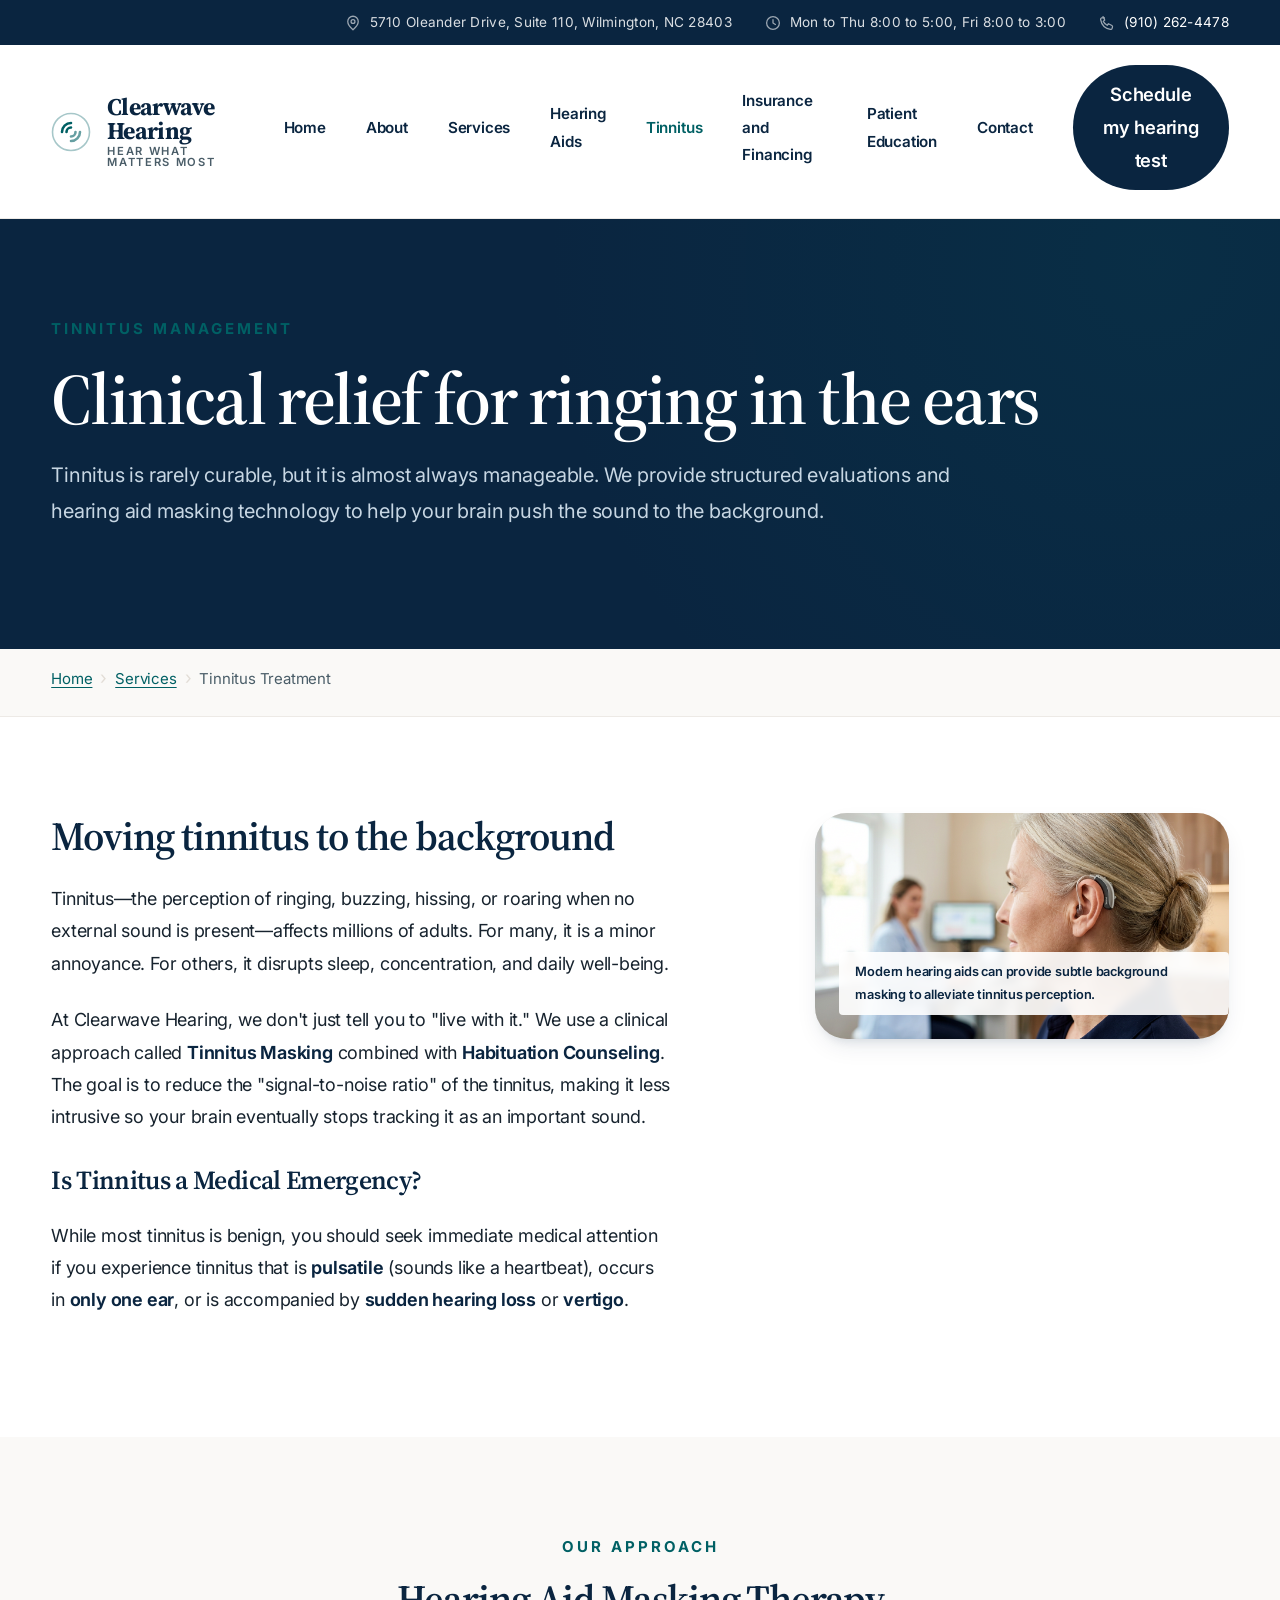
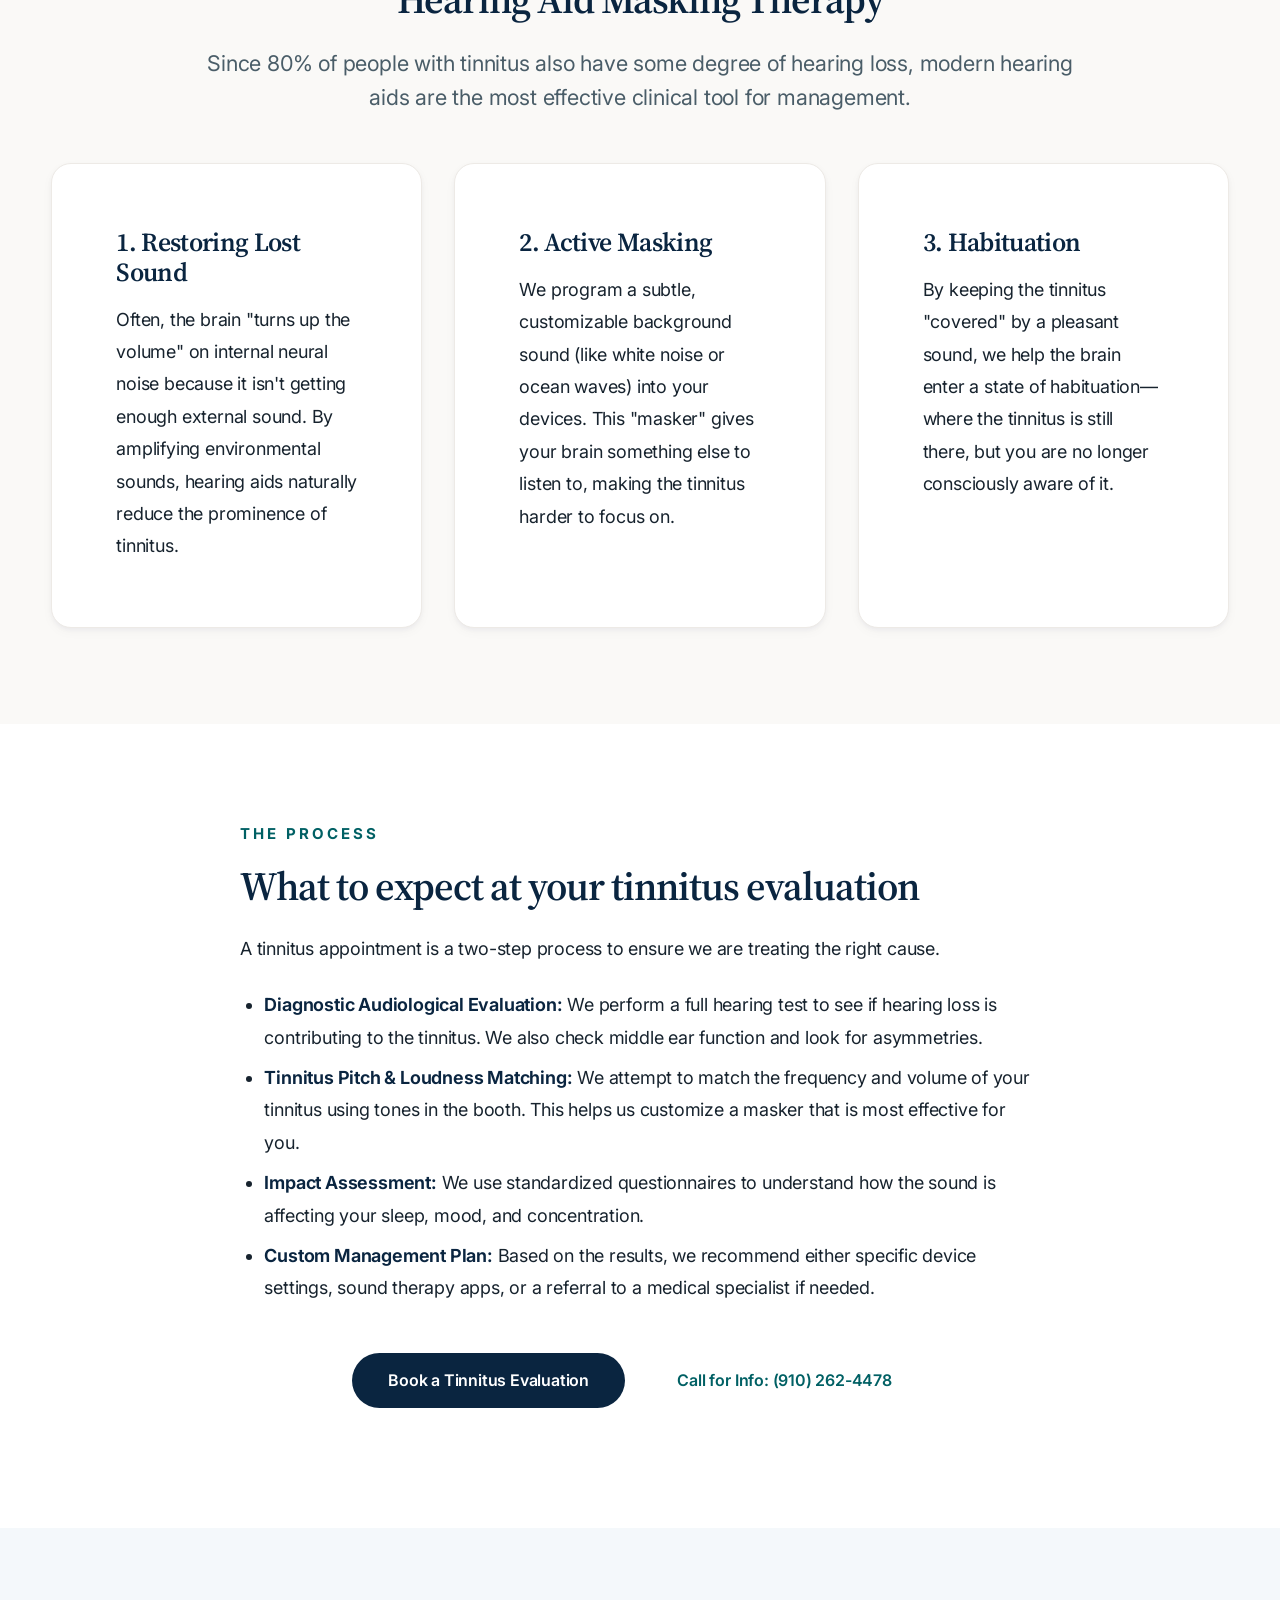
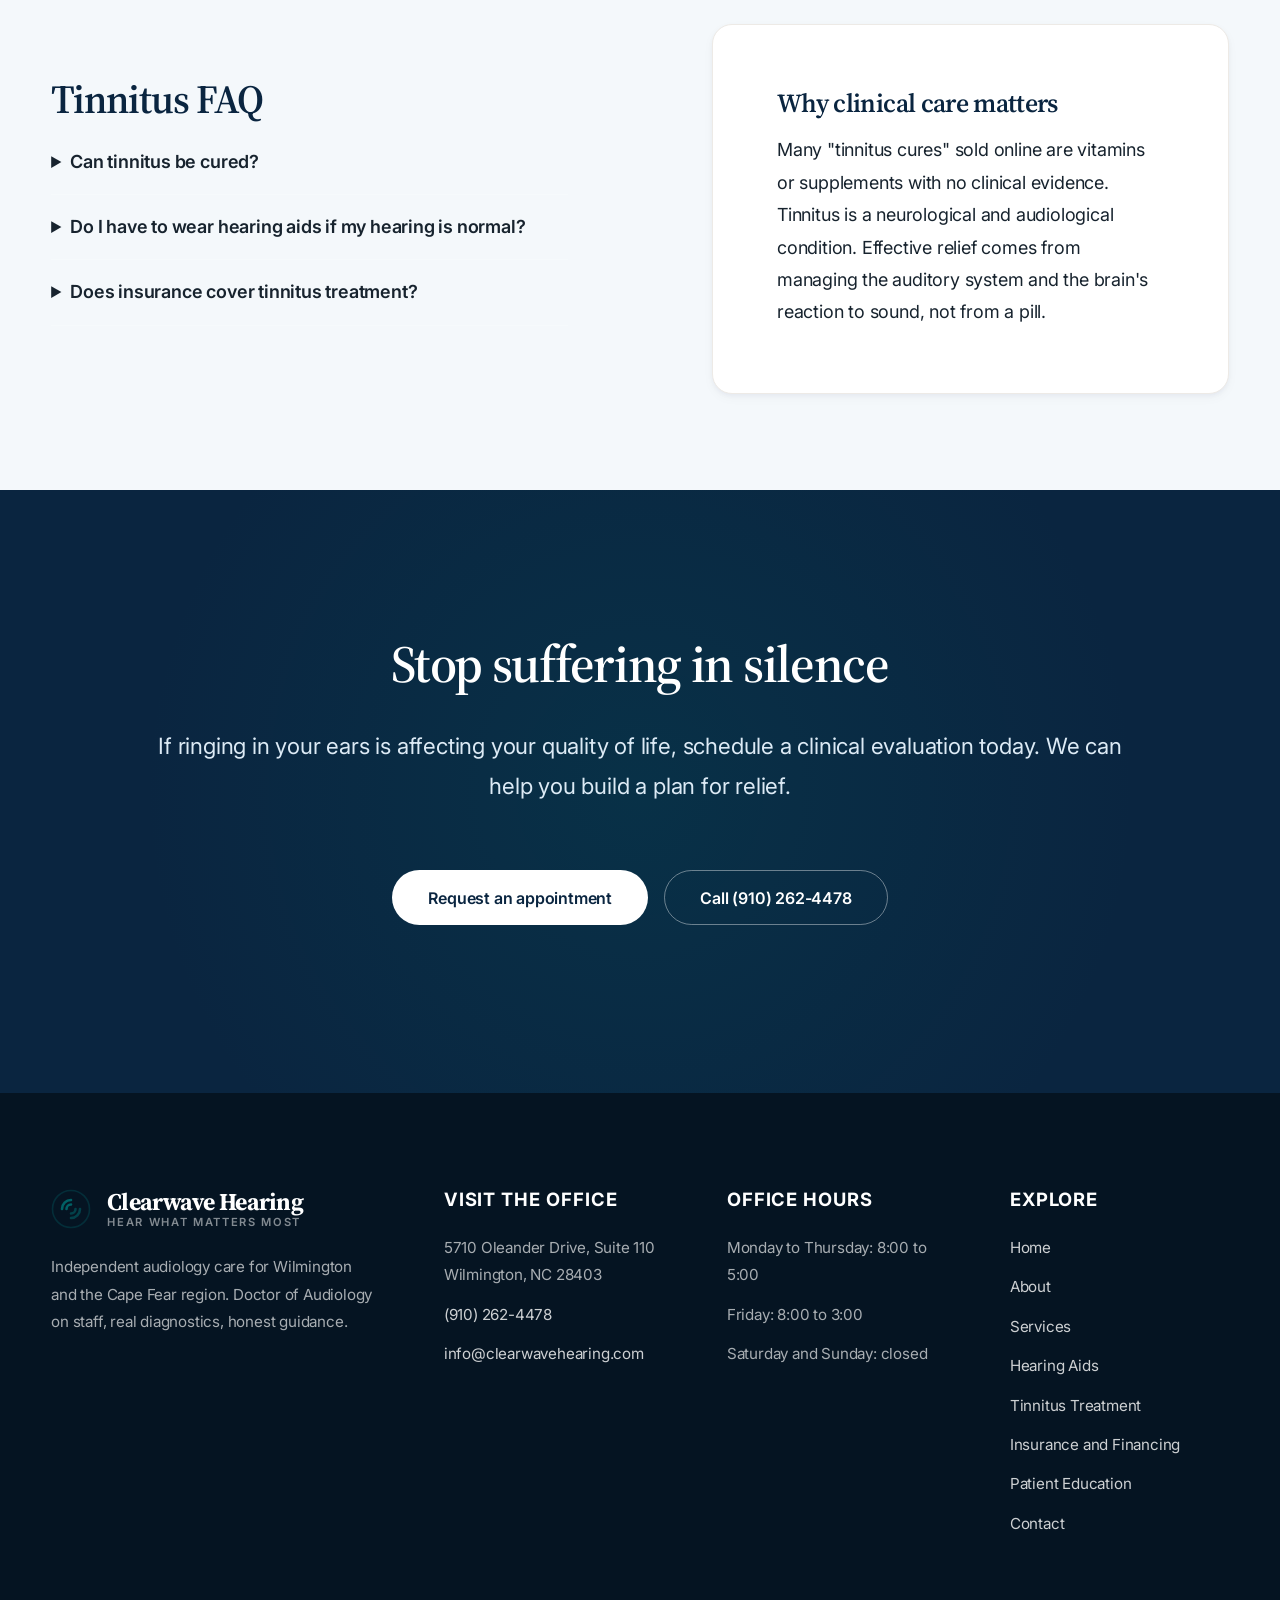
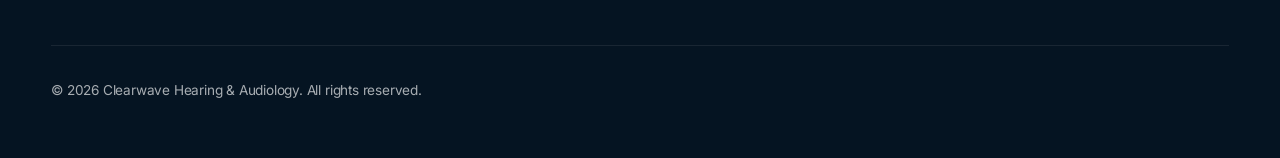
<file: tinnitus-treatment.html>
<!DOCTYPE html>
<html lang="en">
<head>
  <meta charset="utf-8">
  <meta name="viewport" content="width=device-width, initial-scale=1">
  <title>Tinnitus Treatment and Relief in Wilmington, NC | Clearwave Hearing</title>
  <meta name="description" content="Manage ringing in the ears with clinical tinnitus treatment in Wilmington, NC. We offer diagnostic evaluations, sound therapy, and hearing aid masking technology.">
  <link rel="canonical" href="https://kinggavint.github.io/clearwave-hearing-proof/tinnitus-treatment.html">
  <meta name="robots" content="index, follow">
  <meta property="og:type" content="website">
  <meta property="og:title" content="Tinnitus Treatment and Relief in Wilmington, NC | Clearwave Hearing">
  <meta property="og:description" content="Manage ringing in the ears with clinical tinnitus treatment in Wilmington, NC. We offer diagnostic evaluations, sound therapy, and hearing aid masking technology.">
  <link rel="icon" href="data:image/svg+xml,%3Csvg xmlns='http://www.w3.org/2000/svg' viewBox='0 0 32 32'%3E%3Crect width='32' height='32' rx='7' fill='%230a2540'/%3E%3Cg stroke='%232a9aa1' stroke-width='2.4' fill='none' stroke-linecap='round'%3E%3Cpath d='M8 16a8 8 0 0 1 8-8'/%3E%3Cpath d='M12 16a4 4 0 0 1 4-4'/%3E%3Cpath d='M16 24a8 8 0 0 0 8-8' opacity='.6'/%3E%3C/g%3E%3C/svg%3E">
  <link rel="preconnect" href="https://fonts.googleapis.com">
  <link rel="preconnect" href="https://fonts.gstatic.com" crossorigin>
  <link href="https://fonts.googleapis.com/css2?family=Inter:wght@400;500;600;700&amp;family=Source+Serif+4:opsz,wght@8..60,400;8..60,600;8..60,700&amp;display=swap" rel="stylesheet">
  <link rel="stylesheet" href="assets/css/site.css">
</head>
<body>
  <a class="skip-link" href="#main">Skip to main content</a>

  <div class="topbar">
    <div class="wrap">
      <span class="topbar-item"><svg width="18" height="18" viewBox="0 0 24 24" fill="none" stroke="currentColor" stroke-width="1.7" stroke-linecap="round" stroke-linejoin="round" aria-hidden="true" focusable="false"><path d="M12 21s7-6.1 7-11a7 7 0 1 0-14 0c0 4.9 7 11 7 11Z"/><circle cx="12" cy="10" r="2.6"/></svg> 5710 Oleander Drive, Suite 110, Wilmington, NC 28403</span>
      <span class="topbar-item"><svg width="18" height="18" viewBox="0 0 24 24" fill="none" stroke="currentColor" stroke-width="1.7" stroke-linecap="round" stroke-linejoin="round" aria-hidden="true" focusable="false"><circle cx="12" cy="12" r="8.5"/><path d="M12 7.5V12l3.2 2"/></svg> Mon to Thu 8:00 to 5:00, Fri 8:00 to 3:00</span>
      <span class="topbar-item"><svg width="18" height="18" viewBox="0 0 24 24" fill="none" stroke="currentColor" stroke-width="1.7" stroke-linecap="round" stroke-linejoin="round" aria-hidden="true" focusable="false"><path d="M6.6 3.5 9 8l-2 1.8a12.5 12.5 0 0 0 5.2 5.2L14 13l4.5 2.4a1.7 1.7 0 0 1 .8 2l-.5 1.7a2 2 0 0 1-2.3 1.4C9.6 19.3 4.7 14.4 3.5 7.5A2 2 0 0 1 4.9 5.2l1.7-.5a1.7 1.7 0 0 1 2 .8Z"/></svg> <a href="tel:+19102624478">(910) 262-4478</a></span>
    </div>
  </div>

  <header class="site-header">
    <div class="wrap">
      <a class="brand" href="index.html">
        <svg class="brand-mark" width="40" height="40" viewBox="0 0 40 40" fill="none" aria-hidden="true" focusable="false">
          <circle cx="20" cy="20" r="18.5" stroke="currentColor" stroke-width="1.6" opacity="0.35"/>
          <path d="M11 20c0-5 4-9 9-9" stroke="currentColor" stroke-width="2.6" stroke-linecap="round"/>
          <path d="M15.5 20c0-2.5 2-4.5 4.5-4.5" stroke="currentColor" stroke-width="2.6" stroke-linecap="round"/>
          <path d="M20 24.5c2.5 0 4.5-2 4.5-4.5" stroke="currentColor" stroke-width="2.6" stroke-linecap="round" opacity="0.6"/>
          <path d="M20 29c5 0 9-4 9-9" stroke="currentColor" stroke-width="2.6" stroke-linecap="round" opacity="0.6"/>
        </svg>
        <span class="brand-text">
          <span class="brand-name">Clearwave Hearing</span>
          <span class="brand-tag">Hear what matters most</span>
        </span>
      </a>
      <button class="nav-toggle" type="button" aria-expanded="false" aria-controls="site-nav">
        <span class="nav-toggle-label">Menu</span>
        <svg width="20" height="20" viewBox="0 0 24 24" fill="none" stroke="currentColor" stroke-width="2" stroke-linecap="round" aria-hidden="true" focusable="false"><path d="M4 7h16M4 12h16M4 17h16"/></svg>
      </button>
      <nav class="site-nav" id="site-nav" aria-label="Main navigation">
        <ul>
          <li><a href="index.html">Home</a></li>
          <li><a href="about.html">About</a></li>
          <li><a href="services.html">Services</a></li>
          <li><a href="hearing-aids.html">Hearing Aids</a></li>
          <li><a href="tinnitus-treatment.html" aria-current="page">Tinnitus</a></li>
          <li><a href="insurance.html">Insurance and Financing</a></li>
          <li><a href="blog.html">Patient Education</a></li>
          <li><a href="contact.html">Contact</a></li>
          <li class="nav-cta"><a href="book.html">Schedule my hearing test</a></li>
        </ul>
      </nav>
    </div>
  </header>

  <section class="page-hero">
    <div class="wrap">
      <span class="eyebrow">Tinnitus Management</span>
      <h1>Clinical relief for ringing in the ears</h1>
      <p>Tinnitus is rarely curable, but it is almost always manageable. We provide structured evaluations and hearing aid masking technology to help your brain push the sound to the background.</p>
    </div>
  </section>

  <nav class="crumbs" aria-label="Breadcrumb">
    <div class="wrap"><ol><li><a href="index.html">Home</a></li><li><a href="services.html">Services</a></li><li><span aria-current="page">Tinnitus Treatment</span></li></ol></div>
  </nav>

  <main id="main">
    <section class="section">
      <div class="wrap">
        <div class="split-wide">
          <div>
            <h2>Moving tinnitus to the background</h2>
            <p>Tinnitus—the perception of ringing, buzzing, hissing, or roaring when no external sound is present—affects millions of adults. For many, it is a minor annoyance. For others, it disrupts sleep, concentration, and daily well-being.</p>
            <p>At Clearwave Hearing, we don't just tell you to "live with it." We use a clinical approach called <strong>Tinnitus Masking</strong> combined with <strong>Habituation Counseling</strong>. The goal is to reduce the "signal-to-noise ratio" of the tinnitus, making it less intrusive so your brain eventually stops tracking it as an important sound.</p>
            
            <div class="note" style="margin-top:2rem;">
              <h3>Is Tinnitus a Medical Emergency?</h3>
              <p>While most tinnitus is benign, you should seek immediate medical attention if you experience tinnitus that is <strong>pulsatile</strong> (sounds like a heartbeat), occurs in <strong>only one ear</strong>, or is accompanied by <strong>sudden hearing loss</strong> or <strong>vertigo</strong>.</p>
            </div>
          </div>
          <div class="media-block">
            <img src="/uploads/onboarding-edit/6b4f8dae-57db-4b37-a02e-b3f576aec41a/tinnitus-relief.png" alt="A modern hearing aid used for tinnitus masking treatment." loading="lazy">
            <span class="media-caption">Modern hearing aids can provide subtle background masking to alleviate tinnitus perception.</span>
          </div>
        </div>
      </div>
    </section>

    <section class="section section-warm">
      <div class="wrap">
        <div class="center">
          <span class="eyebrow">Our Approach</span>
          <h2>Hearing Aid Masking Therapy</h2>
          <p class="lead">Since 80% of people with tinnitus also have some degree of hearing loss, modern hearing aids are the most effective clinical tool for management.</p>
        </div>
        
        <div class="grid grid-3" style="margin-top:3rem;">
          <div class="card">
            <h3>1. Restoring Lost Sound</h3>
            <p>Often, the brain "turns up the volume" on internal neural noise because it isn't getting enough external sound. By amplifying environmental sounds, hearing aids naturally reduce the prominence of tinnitus.</p>
          </div>
          <div class="card">
            <h3>2. Active Masking</h3>
            <p>We program a subtle, customizable background sound (like white noise or ocean waves) into your devices. This "masker" gives your brain something else to listen to, making the tinnitus harder to focus on.</p>
          </div>
          <div class="card">
            <h3>3. Habituation</h3>
            <p>By keeping the tinnitus "covered" by a pleasant sound, we help the brain enter a state of habituation—where the tinnitus is still there, but you are no longer consciously aware of it.</p>
          </div>
        </div>
      </div>
    </section>

    <section class="section">
      <div class="wrap wrap-narrow">
        <span class="eyebrow">The Process</span>
        <h2>What to expect at your tinnitus evaluation</h2>
        <p>A tinnitus appointment is a two-step process to ensure we are treating the right cause.</p>
        <ul class="checklist-large">
          <li>
            <strong>Diagnostic Audiological Evaluation:</strong> We perform a full hearing test to see if hearing loss is contributing to the tinnitus. We also check middle ear function and look for asymmetries.
          </li>
          <li>
            <strong>Tinnitus Pitch & Loudness Matching:</strong> We attempt to match the frequency and volume of your tinnitus using tones in the booth. This helps us customize a masker that is most effective for you.
          </li>
          <li>
            <strong>Impact Assessment:</strong> We use standardized questionnaires to understand how the sound is affecting your sleep, mood, and concentration.
          </li>
          <li>
            <strong>Custom Management Plan:</strong> Based on the results, we recommend either specific device settings, sound therapy apps, or a referral to a medical specialist if needed.
          </li>
        </ul>
        <div class="btn-row center" style="margin-top:3rem;">
          <a class="btn btn-primary" href="book.html">Book a Tinnitus Evaluation</a>
          <a class="btn btn-outline" href="tel:+19102624478">Call for Info: (910) 262-4478</a>
        </div>
      </div>
    </section>

    <section class="section section-blue">
      <div class="wrap">
        <div class="split">
          <div>
            <h2>Tinnitus FAQ</h2>
            <details class="faq-item" style="margin-bottom: 1rem; border-bottom: 1px solid rgba(255,255,255,0.2); padding-bottom: 1rem;">
              <summary style="cursor:pointer; font-weight:600;">Can tinnitus be cured?</summary>
              <p style="margin-top:0.5rem; opacity:0.9;">In most cases, there is no "cure" that makes the sound disappear forever. However, "management" is very successful. Most patients can reach a point where the tinnitus no longer bothers them or interferes with their lives.</p>
            </details>
            <details class="faq-item" style="margin-bottom: 1rem; border-bottom: 1px solid rgba(255,255,255,0.2); padding-bottom: 1rem;">
              <summary style="cursor:pointer; font-weight:600;">Do I have to wear hearing aids if my hearing is normal?</summary>
              <p style="margin-top:0.5rem; opacity:0.9;">If your hearing is clinically normal but your tinnitus is severe, we can use "tinnitus markers"—devices that look like hearing aids but only provide masking sound without amplification.</p>
            </details>
            <details class="faq-item" style="margin-bottom: 1rem; border-bottom: 1px solid rgba(255,255,255,0.2); padding-bottom: 1rem;">
              <summary style="cursor:pointer; font-weight:600;">Does insurance cover tinnitus treatment?</summary>
              <p style="margin-top:0.5rem; opacity:0.9;">Most insurance covers the initial diagnostic hearing evaluation. Coverage for devices varies by plan. We verify your specific benefits before your appointment.</p>
            </details>
          </div>
          <aside class="card" style="background: white; color: var(--color-navy);">
            <h3>Why clinical care matters</h3>
            <p>Many "tinnitus cures" sold online are vitamins or supplements with no clinical evidence. Tinnitus is a neurological and audiological condition. Effective relief comes from managing the auditory system and the brain's reaction to sound, not from a pill.</p>
          </aside>
        </div>
      </div>
    </section>

    <section class="cta-band">
      <div class="wrap center">
        <h2>Stop suffering in silence</h2>
        <p>If ringing in your ears is affecting your quality of life, schedule a clinical evaluation today. We can help you build a plan for relief.</p>
        <div class="btn-row center">
          <a class="btn btn-light" href="book.html">Request an appointment</a>
          <a class="btn btn-outline-light" href="tel:+19102624478">Call (910) 262-4478</a>
        </div>
      </div>
    </section>
  </main>

  <footer class="site-footer">
    <div class="wrap">
      <div class="footer-grid">
        <div>
          <a class="brand" href="index.html">
            <svg class="brand-mark" width="40" height="40" viewBox="0 0 40 40" fill="none" aria-hidden="true" focusable="false">
              <circle cx="20" cy="20" r="18.5" stroke="currentColor" stroke-width="1.6" opacity="0.35"/>
              <path d="M11 20c0-5 4-9 9-9" stroke="currentColor" stroke-width="2.6" stroke-linecap="round"/>
              <path d="M15.5 20c0-2.5 2-4.5 4.5-4.5" stroke="currentColor" stroke-width="2.6" stroke-linecap="round"/>
              <path d="M20 24.5c2.5 0 4.5-2 4.5-4.5" stroke="currentColor" stroke-width="2.6" stroke-linecap="round" opacity="0.6"/>
              <path d="M20 29c5 0 9-4 9-9" stroke="currentColor" stroke-width="2.6" stroke-linecap="round" opacity="0.6"/>
            </svg>
            <span class="brand-text">
              <span class="brand-name">Clearwave Hearing</span>
              <span class="brand-tag">Hear what matters most</span>
            </span>
          </a>
          <p style="margin-top:1rem;">Independent audiology care for Wilmington and the Cape Fear region. Doctor of Audiology on staff, real diagnostics, honest guidance.</p>
        </div>
        <div>
          <h3>Visit the office</h3>
          <ul>
            <li>5710 Oleander Drive, Suite 110<br>Wilmington, NC 28403</li>
            <li><a href="tel:+19102624478">(910) 262-4478</a></li>
            <li><a href="mailto:info@clearwavehearing.com">info@clearwavehearing.com</a></li>
          </ul>
        </div>
        <div>
          <h3>Office hours</h3>
          <ul>
            <li>Monday to Thursday: 8:00 to 5:00</li>
            <li>Friday: 8:00 to 3:00</li>
            <li>Saturday and Sunday: closed</li>
          </ul>
        </div>
        <div>
          <h3>Explore</h3>
          <ul>
            <li><a href="index.html">Home</a></li>
            <li><a href="about.html">About</a></li>
            <li><a href="services.html">Services</a></li>
            <li><a href="hearing-aids.html">Hearing Aids</a></li>
            <li><a href="tinnitus-treatment.html">Tinnitus Treatment</a></li>
            <li><a href="insurance.html">Insurance and Financing</a></li>
            <li><a href="blog.html">Patient Education</a></li>
            <li><a href="contact.html">Contact</a></li>
          </ul>
        </div>
      </div>
      <div class="footer-note">
        <p>&copy; <span data-year>2026</span> Clearwave Hearing &amp; Audiology. All rights reserved.</p>
      </div>
    </div>
  </footer>

  <script src="assets/js/site.js"></script>
</body>
</html>
</file>
<file: assets/css/site.css>
/* ==========================================================================
   Clearwave Hearing and Audiology
   Shared stylesheet
   Palette: calm blues, soft teal, warm gray, white
   Accessibility: 18px base, 1.7 line-height, WCAG AA contrast targets
   ========================================================================== */

/* --- 1. Tokens --------------------------------------------------------- */
:root {
  /* Color */
  --navy-900: #0a2540;
  --navy-800: #0d3155;
  --navy-700: #123f6b;
  --blue-600: #175a90;
  --blue-500: #1d6fae;
  --blue-100: #dceaf5;
  --blue-050: #f4f8fb;

  --teal-600: #006064;
  --teal-500: #006064;
  --teal-100: #e0f2f1;
  --teal-050: #f0f7f7;

  --warm-100: #faf9f7;
  --warm-200: #f2f0ed;
  --warm-300: #e2ddd6;

  --ink: #17232e;
  --ink-soft: #4a5d68;
  --line: #edeae6;
  --white: #ffffff;

  --focus: #b8570f;

  /* Type */
  --font-display: "Source Serif 4", Georgia, "Times New Roman", serif;
  --font-body: "Inter", "Helvetica Neue", Arial, sans-serif;

  --text-sm: 0.9375rem;
  --text-base: 1.125rem;     /* 18px */
  --text-lg: 1.35rem;
  --text-xl: 1.625rem;
  --text-2xl: 2rem;
  --text-3xl: 2.5rem;
  --text-4xl: 3.25rem;
  --text-hero: clamp(2.75rem, 6vw, 4.5rem);

  /* Space */
  --s-1: 0.25rem;
  --s-2: 0.5rem;
  --s-3: 0.75rem;
  --s-4: 1rem;
  --s-5: 1.5rem;
  --s-6: 2rem;
  --s-7: 4rem;
  --s-8: 6rem;
  --s-9: 9rem;

  /* Other */
  --radius: 20px;
  --radius-sm: 8px;
  --radius-lg: 32px;
  --shadow-sm: 0 2px 4px rgba(10, 37, 64, 0.04), 0 4px 12px rgba(10, 37, 64, 0.03);
  --shadow-md: 0 10px 25px -5px rgba(10, 37, 64, 0.1), 0 8px 10px -6px rgba(10, 37, 64, 0.1);
  --wrap: 1240px;
  --wrap-narrow: 800px;
  
  --transition: 0.3s cubic-bezier(0.2, 0, 0, 1);
}

/* --- 2. Reset and base ------------------------------------------------- */
*,
*::before,
*::after { box-sizing: border-box; }

html {
  -webkit-text-size-adjust: 100%;
  scroll-behavior: smooth;
}

body {
  margin: 0;
  background: var(--white);
  color: var(--ink);
  font-family: var(--font-body);
  font-size: var(--text-base);
  line-height: 1.8;
  letter-spacing: -0.011em;
  -webkit-font-smoothing: antialiased;
}

img, svg, video { max-width: 100%; height: auto; border-radius: var(--radius-sm); }

h1, h2, h3, h4 {
  font-family: var(--font-display);
  color: var(--navy-900);
  line-height: 1.15;
  letter-spacing: -0.025em;
  margin: 0 0 var(--s-5);
  font-weight: 600;
}

h1 { font-size: var(--text-hero); }
h2 { font-size: var(--text-3xl); }
h3 { font-size: var(--text-xl); }
h4 { font-size: var(--text-lg); }

p { margin: 0 0 var(--s-5); max-width: 70ch; }

a { color: var(--teal-600); text-decoration-thickness: 1px; text-underline-offset: 3px; transition: var(--transition); }
a:hover { color: var(--navy-800); }

strong { font-weight: 650; color: var(--navy-900); }

ul, ol { margin: 0 0 var(--s-5); padding-left: 1.35em; }
li { margin-bottom: var(--s-2); }

:focus-visible {
  outline: 3px solid var(--focus);
  outline-offset: 3px;
  border-radius: 4px;
}

.skip-link {
  position: absolute;
  left: -9999px;
  top: 0;
  background: var(--navy-900);
  color: var(--white);
  padding: var(--s-3) var(--s-5);
  z-index: 200;
}
.skip-link:focus { left: var(--s-4); top: var(--s-4); }

.visually-hidden {
  position: absolute;
  width: 1px; height: 1px;
  padding: 0; margin: -1px;
  overflow: hidden; clip: rect(0 0 0 0);
  white-space: nowrap; border: 0;
}

/* --- 3. Layout helpers ------------------------------------------------- */
.wrap {
  width: 92%;
  max-width: var(--wrap);
  margin-inline: auto;
}
.wrap-narrow { max-width: var(--wrap-narrow); }

.section { padding-block: var(--s-8); }
.section-lg { padding-block: var(--s-9); }
.section-warm { background: var(--warm-100); }
.section-blue { background: var(--blue-050); }
.section-navy {
  background: var(--navy-900);
  color: var(--blue-100);
}
.section-navy h2, .section-navy h3 { color: var(--white); }
.section-navy a { color: var(--white); }

.eyebrow {
  display: block;
  font-size: var(--text-sm);
  font-weight: 700;
  letter-spacing: 0.2em;
  text-transform: uppercase;
  color: var(--teal-600);
  margin-bottom: var(--s-4);
}
.section-navy .eyebrow { color: var(--teal-100); opacity: 0.9; }

.lead {
  font-size: var(--text-lg);
  color: var(--ink-soft);
  line-height: 1.6;
}
.section-navy .lead { color: var(--blue-100); }

.center { text-align: center; }
.center p { margin-inline: auto; }

.grid { display: grid; gap: var(--s-6); }
.grid-2 { grid-template-columns: 1fr; }
.grid-3 { grid-template-columns: 1fr; }
.grid-4 { grid-template-columns: 1fr; }

.divider { height: 1px; background: var(--line); border: 0; margin: 0; }

/* --- 4. Buttons -------------------------------------------------------- */
.btn {
  display: inline-flex;
  align-items: center;
  gap: var(--s-2);
  font-family: var(--font-body);
  font-size: 1rem;
  font-weight: 600;
  line-height: 1;
  padding: 1.15rem 2.2rem;
  border-radius: 999px;
  border: 1.5px solid transparent;
  text-decoration: none;
  cursor: pointer;
  transition: var(--transition);
}
.btn:hover { transform: translateY(-2px); box-shadow: var(--shadow-md); }
.btn:active { transform: translateY(0); }

.btn-primary { background: var(--navy-900); color: var(--white); }
.btn-primary:hover { background: var(--teal-600); color: var(--white); }

.btn-teal { background: var(--teal-600); color: var(--white); }
.btn-teal:hover { background: var(--navy-900); color: var(--white); }

.btn-ghost {
  background: transparent;
  color: var(--navy-800);
  border-color: var(--navy-700);
}
.btn-ghost:hover { background: var(--navy-900); color: var(--white); }

.btn-light {
  background: var(--white);
  color: var(--navy-900);
}
.btn-light:hover { background: var(--navy-900); color: var(--white); }

.btn-outline-light {
  background: transparent;
  color: var(--white);
  border-color: rgba(255, 255, 255, 0.4);
}
.btn-outline-light:hover { border-color: var(--white); background: rgba(255, 255, 255, 0.05); }

.btn-row {
  display: flex;
  flex-wrap: wrap;
  gap: var(--s-4);
  margin-bottom: var(--s-5);
}
.btn-row.center { justify-content: center; }

/* --- 5. Header --------------------------------------------------------- */
.topbar {
  background: var(--navy-900);
  color: rgba(255, 255, 255, 0.85);
  font-size: 0.85rem;
  letter-spacing: 0.02em;
}
.topbar .wrap {
  display: flex;
  flex-wrap: wrap;
  gap: var(--s-2) var(--s-6);
  align-items: center;
  justify-content: flex-end;
  padding-block: 0.65rem;
}
.topbar a { color: var(--white); text-decoration: none; }
.topbar a:hover { opacity: 0.8; }
.topbar-item { display: inline-flex; align-items: center; gap: var(--s-2); }
.topbar svg { flex: none; opacity: 0.7; }

.site-header {
  position: sticky;
  top: 0;
  z-index: 100;
  background: rgba(255, 255, 255, 0.92);
  backdrop-filter: blur(16px);
  -webkit-backdrop-filter: blur(16px);
  border-bottom: 1px solid var(--line);
}
.site-header .wrap {
  display: flex;
  align-items: center;
  justify-content: space-between;
  gap: var(--s-5);
  padding-block: 1.25rem;
}

.brand {
  display: inline-flex;
  align-items: center;
  gap: var(--s-4);
  text-decoration: none;
  color: var(--navy-900);
}
.brand-mark { color: var(--teal-600); flex: none; }
.brand-text { display: flex; flex-direction: column; line-height: 1; }
.brand-name {
  font-family: var(--font-display);
  font-size: 1.5rem;
  font-weight: 700;
  letter-spacing: -0.03em;
}
.brand-tag {
  font-size: 0.7rem;
  letter-spacing: 0.15em;
  text-transform: uppercase;
  color: var(--ink-soft);
  font-weight: 600;
  margin-top: 0.2rem;
}

.nav-toggle {
  display: inline-flex;
  align-items: center;
  gap: var(--s-2);
  background: var(--warm-100);
  border: 1px solid var(--line);
  color: var(--navy-800);
  font-family: var(--font-body);
  font-size: var(--text-sm);
  font-weight: 600;
  border-radius: 999px;
  padding: 0.6rem 1.2rem;
  cursor: pointer;
}

.site-nav { display: none; }
.site-nav ul {
  list-style: none;
  margin: 0;
  padding: 0;
  display: flex;
  flex-direction: column;
}
.site-nav a {
  display: block;
  padding: var(--s-4);
  color: var(--navy-900);
  font-weight: 600;
  text-decoration: none;
  font-size: 1.05rem;
}
.site-nav a:hover { color: var(--teal-600); }
.site-nav a[aria-current="page"] { color: var(--teal-600); }
.site-nav .nav-cta { margin-top: var(--s-4); }
.site-nav .nav-cta a {
  background: var(--navy-900);
  color: var(--white);
  border-radius: 999px;
  text-align: center;
  padding: 1rem 2rem;
}

.site-nav.is-open {
  display: block;
  position: absolute;
  left: 0;
  right: 0;
  top: 100%;
  background: var(--white);
  border-bottom: 1px solid var(--line);
  box-shadow: var(--shadow-md);
  padding: var(--s-4) 4% var(--s-6);
}

/* --- 6. Hero ----------------------------------------------------------- */
.hero {
  position: relative;
  overflow: hidden;
  background: #faf9f7;
  padding-block: var(--s-9);
}
.hero::before {
  content: "";
  position: absolute;
  top: 0; right: 0;
  width: 60%; height: 100%;
  background: radial-gradient(circle at 70% 30%, rgba(0, 96, 100, 0.08) 0%, transparent 70%);
  pointer-events: none;
}
.hero > * { position: relative; z-index: 1; }
.hero h1 { margin-bottom: var(--s-6); max-width: 15ch; }
.hero p.hero-lead { font-size: 1.45rem; line-height: 1.5; color: var(--ink-soft); max-width: 50ch; margin-bottom: var(--s-7); }

.hero-inner { display: grid; gap: var(--s-8); align-items: center; }

.hero-card {
  background: var(--white);
  color: var(--ink);
  border-radius: var(--radius-lg);
  padding: var(--s-7);
  box-shadow: 0 30px 60px -12px rgba(10, 37, 64, 0.12), 0 18px 36px -18px rgba(10, 37, 64, 0.1);
  border: 1px solid var(--line);
}
.hero-card h2 { font-size: var(--text-xl); margin-bottom: var(--s-5); border-bottom: 1px solid var(--line); padding-bottom: var(--s-4); }
.hero-card dl { margin: 0 0 var(--s-6); }
.hero-card dt {
  font-weight: 700;
  color: var(--teal-600);
  font-size: 0.75rem;
  letter-spacing: 0.12em;
  text-transform: uppercase;
  margin-bottom: 0.25rem;
}
.hero-card dd { margin: 0 0 var(--s-5); color: var(--ink); font-weight: 500; }
.hero-card dd:last-child { margin-bottom: 0; }

.page-hero {
  background: var(--navy-900);
  color: var(--blue-100);
  padding-block: var(--s-8);
  position: relative;
  overflow: hidden;
}
.page-hero::after {
  content: "";
  position: absolute;
  inset: 0;
  background: radial-gradient(circle at 90% 10%, rgba(0, 96, 100, 0.3) 0%, transparent 50%);
  opacity: 0.5;
}
.page-hero .wrap { position: relative; z-index: 1; }
.page-hero h1 { color: var(--white); margin-bottom: var(--s-4); }
.page-hero p { font-size: 1.25rem; opacity: 0.9; }

.crumbs {
  font-size: var(--text-sm);
  color: var(--ink-soft);
  padding-block: var(--s-4);
  background: var(--warm-100);
  border-bottom: 1px solid var(--line);
}
.crumbs ol { list-style: none; display: flex; flex-wrap: wrap; gap: var(--s-2); margin: 0; padding: 0; }
.crumbs li::after { content: "›"; margin-left: var(--s-2); color: var(--warm-300); font-size: 1.2em; line-height: 1; }
.crumbs li:last-child::after { content: ""; }

/* --- 7. Cards and content blocks -------------------------------------- */
.card {
  background: var(--white);
  border: 1px solid var(--line);
  border-radius: var(--radius);
  padding: var(--s-7);
  box-shadow: var(--shadow-sm);
  transition: var(--transition);
}
.card h3 { margin-bottom: var(--s-4); }
.card p:last-child { margin-bottom: 0; }
.card-link:hover { transform: translateY(-5px); box-shadow: var(--shadow-md); border-color: var(--teal-100); }

.card-icon {
  display: inline-flex;
  align-items: center;
  justify-content: center;
  width: 64px;
  height: 64px;
  border-radius: 16px;
  background: var(--teal-050);
  color: var(--teal-600);
  margin-bottom: var(--s-5);
}

.more-link {
  display: inline-flex;
  align-items: center;
  gap: var(--s-3);
  font-weight: 700;
  text-decoration: none;
  color: var(--teal-600);
  font-size: 1.05rem;
}
.more-link svg { transition: transform 0.2s ease; }
.more-link:hover svg { transform: translateX(5px); }

.trustbar { background: var(--white); border-bottom: 1px solid var(--line); padding-block: var(--s-7); }
.trustbar ul {
  list-style: none;
  margin: 0;
  padding: 0;
  display: grid;
  gap: var(--s-6);
}
.trustbar li {
  display: flex;
  gap: var(--s-4);
  align-items: center;
  margin: 0;
  font-weight: 600;
  color: var(--navy-800);
  font-size: 0.95rem;
}
.trustbar svg { flex: none; color: var(--teal-600); width: 24px; height: 24px; }

.media-block {
  border-radius: var(--radius-lg);
  overflow: hidden;
  box-shadow: var(--shadow-md);
  position: relative;
  background: var(--warm-200);
}
.media-block img { 
  display: block; 
  width: 100%; 
  height: 100%; 
  object-fit: cover; 
  border-radius: 0; 
  transition: transform 0.6s cubic-bezier(0.2, 0, 0, 1);
}
.media-block:hover img { transform: scale(1.03); }
.media-caption {
  position: absolute;
  bottom: var(--s-5);
  left: var(--s-5);
  background: rgba(255, 255, 255, 0.9);
  backdrop-filter: blur(4px);
  padding: 0.5rem 1rem;
  font-size: 0.8rem;
  font-weight: 600;
  border-radius: 4px;
  color: var(--navy-900);
}

.checklist { list-style: none; padding: 0; }
.checklist li {
  display: flex;
  gap: var(--s-4);
  align-items: flex-start;
  margin-bottom: var(--s-4);
  font-weight: 500;
}
.checklist svg { flex: none; color: var(--teal-600); margin-top: 4px; width: 22px; height: 22px; }

.step-card {
  padding: var(--s-6);
  border-left: 1px solid var(--line);
  position: relative;
}
.step-num {
  display: block;
  font-family: var(--font-display);
  font-size: 3rem;
  line-height: 1;
  font-weight: 700;
  color: var(--teal-050);
  position: absolute;
  top: var(--s-5);
  left: var(--s-6);
  z-index: 0;
  user-select: none;
}
.step-card h3, .step-card p { position: relative; z-index: 1; }
.step-card h3 { font-size: 1.4rem; margin-top: 1.5rem; }

/* --- 8. FAQ ------------------------------------------------------------ */
.faq { display: grid; gap: var(--s-4); }
.faq details {
  background: var(--white);
  border: 1px solid var(--line);
  border-radius: var(--radius);
  transition: var(--transition);
}
.faq summary {
  cursor: pointer;
  list-style: none;
  display: flex;
  justify-content: space-between;
  align-items: center;
  gap: var(--s-4);
  padding: var(--s-6);
  font-family: var(--font-display);
  font-size: 1.3rem;
  font-weight: 600;
  color: var(--navy-900);
}
.faq summary::-webkit-details-marker { display: none; }
.faq summary::after {
  content: "+";
  font-family: var(--font-body);
  font-size: 1.5rem;
  color: var(--teal-600);
  transition: transform 0.3s ease;
}
.faq details[open] summary::after { transform: rotate(45deg); }
.faq .faq-body { padding: 0 var(--s-6) var(--s-6); border-top: 0; }

/* --- 12. CTA band ------------------------------------------------------ */
.cta-band {
  background: var(--navy-900);
  color: var(--white);
  padding-block: var(--s-9);
  position: relative;
  overflow: hidden;
}
.cta-band::before {
  content: "";
  position: absolute;
  inset: 0;
  background: radial-gradient(circle at 50% 50%, rgba(0, 96, 100, 0.2) 0%, transparent 70%);
}
.cta-band .wrap { position: relative; z-index: 1; }
.cta-band h2 { color: var(--white); font-size: var(--text-4xl); margin-bottom: var(--s-6); }
.cta-band p { color: var(--blue-100); font-size: 1.4rem; margin-inline: auto; margin-bottom: var(--s-7); }

/* --- 13. Footer -------------------------------------------------------- */
.site-footer {
  background: #051422;
  color: rgba(255, 255, 255, 0.65);
  padding-block: var(--s-8) var(--s-6);
  font-size: 0.95rem;
}
.site-footer h3 {
  color: var(--white);
  font-size: 1.15rem;
  margin-bottom: var(--s-5);
  letter-spacing: 0.05em;
  text-transform: uppercase;
  font-family: var(--font-body);
  font-weight: 700;
}
.site-footer a { color: rgba(255, 255, 255, 0.8); text-decoration: none; }
.site-footer a:hover { color: var(--white); text-decoration: underline; }
.footer-grid { display: grid; gap: var(--s-7); }
.site-footer ul { list-style: none; padding: 0; margin: 0; }
.site-footer li { margin-bottom: var(--s-3); }
.site-footer .brand-name { color: var(--white); }
.site-footer .brand-tag { color: rgba(255, 255, 255, 0.5); }
.footer-note {
  margin-top: var(--s-8);
  padding-top: var(--s-6);
  border-top: 1px solid rgba(255, 255, 255, 0.08);
  display: flex;
  flex-wrap: wrap;
  gap: var(--s-5);
  justify-content: space-between;
  font-size: 0.85rem;
}

/* --- 14. Responsive ---------------------------------------------------- */
@media (max-width: 639px) {
  .hero { padding-block: var(--s-7); }
  h1 { font-size: 2.75rem; }
  .btn { width: 100%; justify-content: center; }
  .section { padding-block: var(--s-7); }
}

@media (min-width: 640px) {
  .grid-2 { grid-template-columns: repeat(2, 1fr); }
  .grid-4 { grid-template-columns: repeat(2, 1fr); }
  .trustbar ul { grid-template-columns: repeat(2, 1fr); }
}

@media (min-width: 900px) {
  .grid-3 { grid-template-columns: repeat(3, 1fr); }
  .grid-4 { grid-template-columns: repeat(4, 1fr); }
  .trustbar ul { grid-template-columns: repeat(4, 1fr); }
  .hero-inner { grid-template-columns: 1.2fr 0.8fr; gap: var(--s-9); }
  .split { display: grid; grid-template-columns: 1fr 1fr; gap: var(--s-9); align-items: center; }
  .split-wide { display: grid; grid-template-columns: 1.2fr 0.8fr; gap: var(--s-9); align-items: start; }
  .footer-grid { grid-template-columns: 1.5fr 1fr 1fr 1fr; }

  .nav-toggle { display: none; }
  .site-nav { display: block; }
  .site-nav ul { flex-direction: row; align-items: center; gap: var(--s-2); }
  .site-nav a { padding: 0.5rem 1rem; font-size: 0.95rem; }
  .site-nav .nav-cta { margin-top: 0; margin-left: var(--s-4); }
  .site-nav .nav-cta a {
    padding: 0.8rem 1.75rem;
    font-size: 1.15rem;
  }
}

@media (prefers-reduced-motion: reduce) {
  html { scroll-behavior: auto; }
  *, *::before, *::after {
    animation-duration: 0.01ms !important;
    transition-duration: 0.01ms !important;
  }
}
</file>
